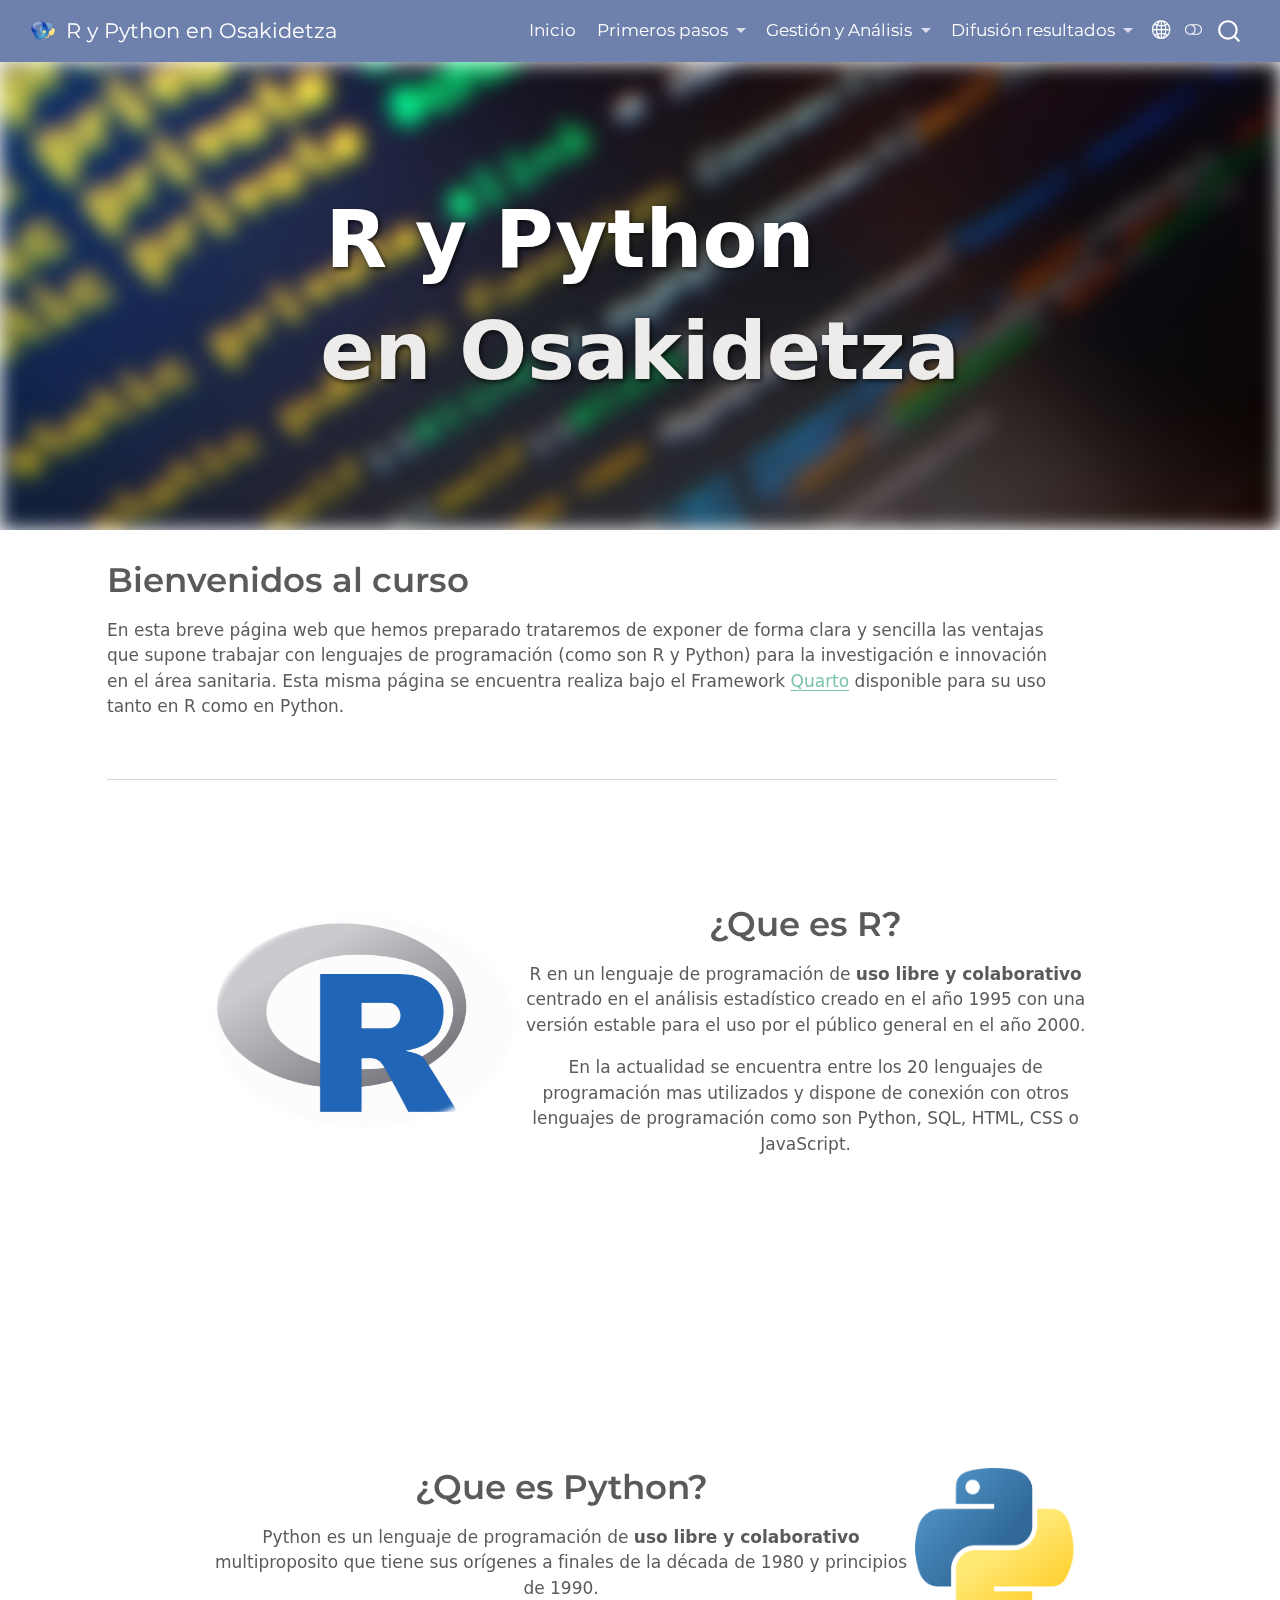
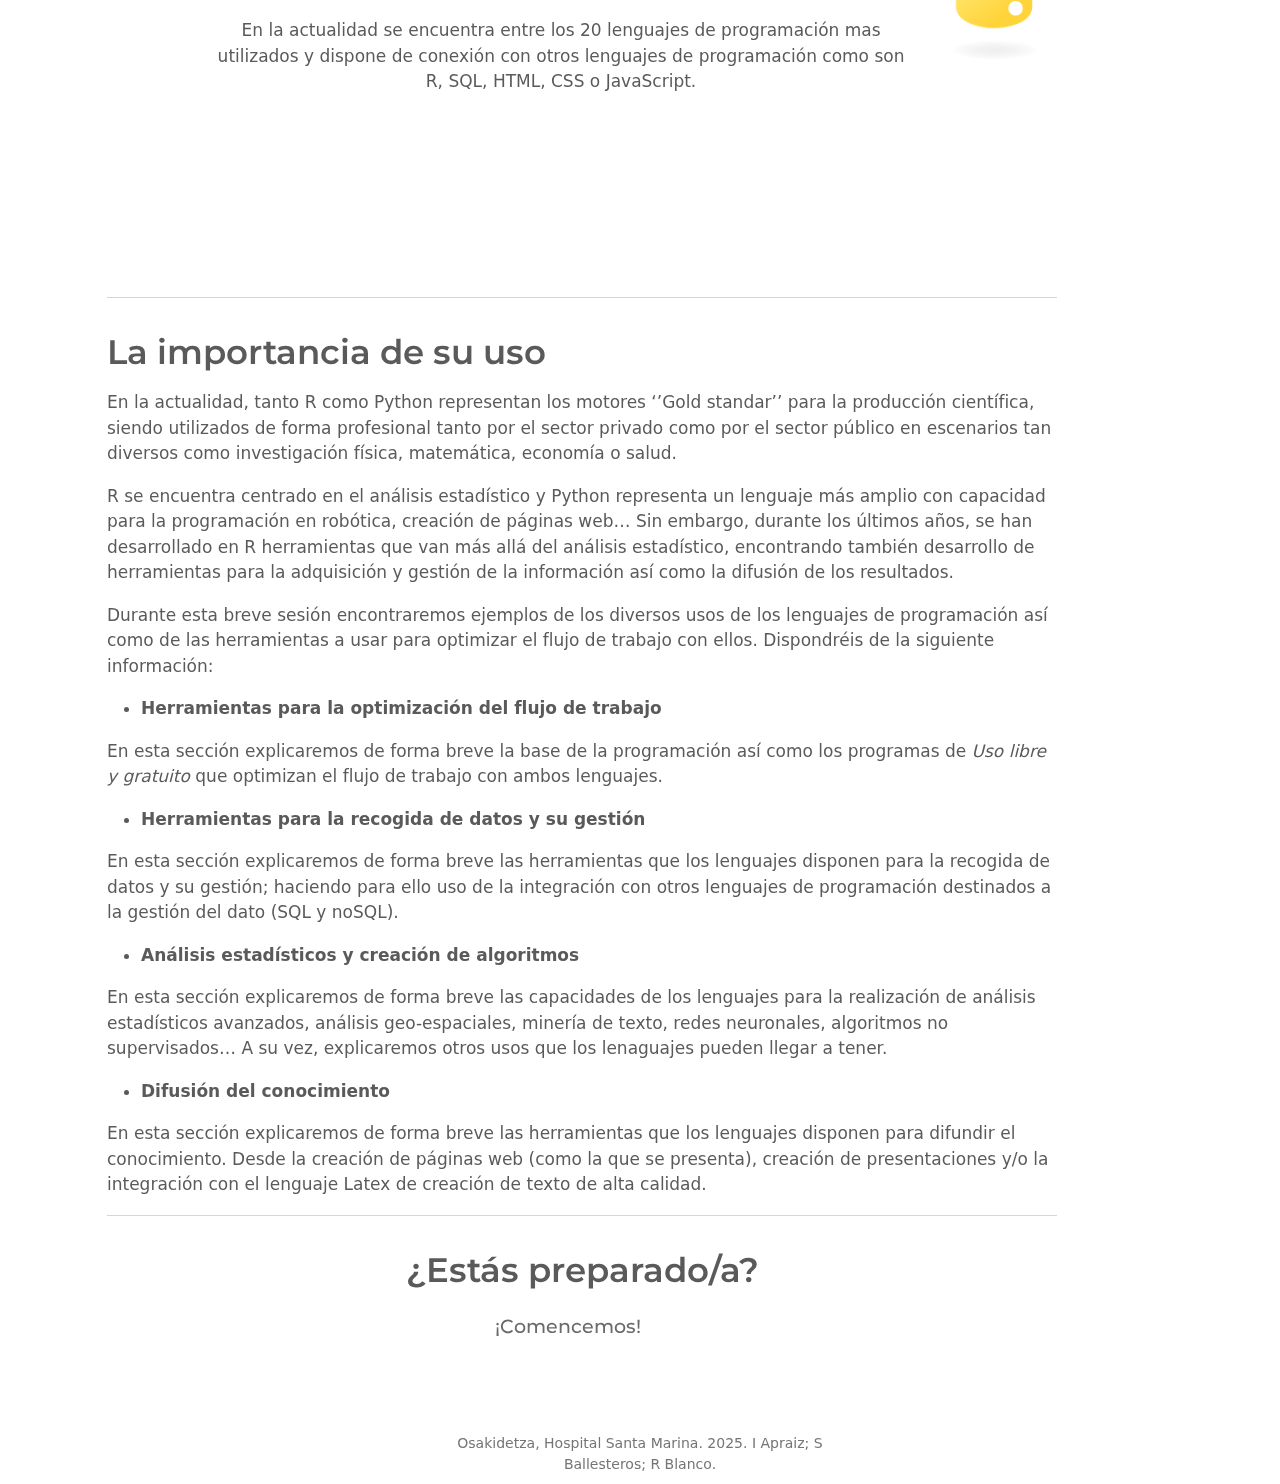
<file: docs/index.html>
<!DOCTYPE html>
<html xmlns="http://www.w3.org/1999/xhtml" lang="es" xml:lang="es"><head>

<meta charset="utf-8">
<meta name="generator" content="quarto-1.5.57">

<meta name="viewport" content="width=device-width, initial-scale=1.0, user-scalable=yes">


<title>Bienvenidos al curso – R y Python en Osakidetza</title>
<style>
code{white-space: pre-wrap;}
span.smallcaps{font-variant: small-caps;}
div.columns{display: flex; gap: min(4vw, 1.5em);}
div.column{flex: auto; overflow-x: auto;}
div.hanging-indent{margin-left: 1.5em; text-indent: -1.5em;}
ul.task-list{list-style: none;}
ul.task-list li input[type="checkbox"] {
  width: 0.8em;
  margin: 0 0.8em 0.2em -1em; /* quarto-specific, see https://github.com/quarto-dev/quarto-cli/issues/4556 */ 
  vertical-align: middle;
}
</style>


<script src="site_libs/quarto-nav/quarto-nav.js"></script>
<script src="site_libs/quarto-nav/headroom.min.js"></script>
<script src="site_libs/clipboard/clipboard.min.js"></script>
<script src="site_libs/quarto-search/autocomplete.umd.js"></script>
<script src="site_libs/quarto-search/fuse.min.js"></script>
<script src="site_libs/quarto-search/quarto-search.js"></script>
<meta name="quarto:offset" content="./">
<link href="./Logo_2.png" rel="icon" type="image/png">
<script src="site_libs/quarto-html/quarto.js"></script>
<script src="site_libs/quarto-html/popper.min.js"></script>
<script src="site_libs/quarto-html/tippy.umd.min.js"></script>
<script src="site_libs/quarto-html/anchor.min.js"></script>
<link href="site_libs/quarto-html/tippy.css" rel="stylesheet">
<link href="site_libs/quarto-html/quarto-syntax-highlighting.css" rel="stylesheet" class="quarto-color-scheme" id="quarto-text-highlighting-styles">
<link href="site_libs/quarto-html/quarto-syntax-highlighting-dark.css" rel="prefetch" class="quarto-color-scheme quarto-color-alternate" id="quarto-text-highlighting-styles">
<script src="site_libs/bootstrap/bootstrap.min.js"></script>
<link href="site_libs/bootstrap/bootstrap-icons.css" rel="stylesheet">
<link href="site_libs/bootstrap/bootstrap.min.css" rel="stylesheet" class="quarto-color-scheme" id="quarto-bootstrap" data-mode="light">
<link href="site_libs/bootstrap/bootstrap-dark.min.css" rel="prefetch" class="quarto-color-scheme quarto-color-alternate" id="quarto-bootstrap" data-mode="dark">
<link href="site_libs/quarto-contrib/line-highlight-1.0.0/line-highlight.css" rel="stylesheet">
<script id="quarto-search-options" type="application/json">{
  "location": "navbar",
  "copy-button": false,
  "collapse-after": 3,
  "panel-placement": "end",
  "type": "overlay",
  "limit": 50,
  "keyboard-shortcut": [
    "f",
    "/",
    "s"
  ],
  "show-item-context": false,
  "language": {
    "search-no-results-text": "Sin resultados",
    "search-matching-documents-text": "documentos encontrados",
    "search-copy-link-title": "Copiar el enlace en la búsqueda",
    "search-hide-matches-text": "Ocultar resultados adicionales",
    "search-more-match-text": "resultado adicional en este documento",
    "search-more-matches-text": "resultados adicionales en este documento",
    "search-clear-button-title": "Borrar",
    "search-text-placeholder": "",
    "search-detached-cancel-button-title": "Cancelar",
    "search-submit-button-title": "Enviar",
    "search-label": "Buscar"
  }
}</script>


  

    

    <meta charset="UTF-8">

      <meta name="viewport" content="width=device-width, initial-scale=1.0">

        <title>Texto sobre imagen difuminada</title>

        <style>

        /* Contenedor general */

        .background-container {

          position: relative; /* Posiciona los elementos dentro del contenedor */

            max-height: 100vh;

            height: 52vh;

            overflow: hidden;

            display: block;

        }

      

      /* Imagen de fondo */

        .background-container img {

          position: absolute;

          top: 0;

          left: 0;

          width: 100%;

          height: 100%;

          object-fit: cover; 

            filter: blur(10px);

        }

      

      /* Texto en primer plano */

        .foreground-text {

          position: relative;

          top: 50%;

          left: 50%; /* Centra el texto horizontalmente */

          transform: translate(-50%, -50%); /* Ajusta el punto de anclaje al centro */

          color: white;

          font-size: 2rem;

          font-weight: bold;

          text-shadow: 2px 2px 5px rgba(0, 0, 0, 0.7); /* Hace el texto más legible */

            z-index: 1; /* Coloca el texto por delante de la imagen */

        }

        .ALA-top {

          position: relative;

          text-align: center;

          font-size: 80px;

          color: #ffffff;

          padding-right: 140px;

          margin-bottom: -0.5rem;

          font-weight: bold;

          padding-top: 0px;

        }



        .ALA-bottom {

          position: relative;

          text-align: center;

          font-size: 80px;

          color: #EEECEA;

          padding-left: 0px;

          font-weight: bold;

          filter: blur(0px);

        }

      </style>

        </head>

        <body class="nav-fixed">

        <div class="background-container">

          <img src="Inicio.jpg" alt="Fondo difuminado">

            <div class="foreground-text">

              <div class="ALA-top">R y Python</div>

              <div class="ALA-bottom">en Osakidetza</div>

            </div>

              </div>

              

              

              


<link rel="stylesheet" href="styles.css">




<div id="quarto-search-results"></div>
  <header id="quarto-header" class="headroom fixed-top">
    <nav class="navbar navbar-expand-lg " data-bs-theme="dark">
      <div class="navbar-container container-fluid">
      <div class="navbar-brand-container mx-auto">
    <a href="./index.html" class="navbar-brand navbar-brand-logo">
    <img src="./imagenes/Logo_2.png" alt="" class="navbar-logo">
    </a>
    <a class="navbar-brand" href="./index.html">
    <span class="navbar-title">R y Python en Osakidetza</span>
    </a>
  </div>
            <div id="quarto-search" class="" title="Buscar"></div>
          <button class="navbar-toggler" type="button" data-bs-toggle="collapse" data-bs-target="#navbarCollapse" aria-controls="navbarCollapse" role="menu" aria-expanded="false" aria-label="Navegación de palanca" onclick="if (window.quartoToggleHeadroom) { window.quartoToggleHeadroom(); }">
  <span class="navbar-toggler-icon"></span>
</button>
          <div class="collapse navbar-collapse" id="navbarCollapse">
            <ul class="navbar-nav navbar-nav-scroll ms-auto">
  <li class="nav-item">
    <a class="nav-link active" href="./index.html" aria-current="page"> 
<span class="menu-text">Inicio</span></a>
  </li>  
  <li class="nav-item dropdown ">
    <a class="nav-link dropdown-toggle" href="#" id="nav-menu-primeros-pasos" role="link" data-bs-toggle="dropdown" aria-expanded="false">
 <span class="menu-text">Primeros pasos</span>
    </a>
    <ul class="dropdown-menu dropdown-menu-end" aria-labelledby="nav-menu-primeros-pasos">    
        <li>
    <a class="dropdown-item" href="./flujo_trabajo.html">
 <span class="dropdown-text">Flujo de trabajo</span></a>
  </li>  
        <li>
    <a class="dropdown-item" href="./interfaz_trabajo.html">
 <span class="dropdown-text">Interfaces</span></a>
  </li>  
    </ul>
  </li>
  <li class="nav-item dropdown ">
    <a class="nav-link dropdown-toggle" href="#" id="nav-menu-gestión-y-análisis" role="link" data-bs-toggle="dropdown" aria-expanded="false">
 <span class="menu-text">Gestión y Análisis</span>
    </a>
    <ul class="dropdown-menu dropdown-menu-end" aria-labelledby="nav-menu-gestión-y-análisis">    
        <li>
    <a class="dropdown-item" href="./Gestion_dato.html">
 <span class="dropdown-text">Obtención y gestión Datos</span></a>
  </li>  
        <li>
    <a class="dropdown-item" href="./estadistica.html">
 <span class="dropdown-text">Análisis estadísticos</span></a>
  </li>  
        <li>
    <a class="dropdown-item" href="./mas_usos.html">
 <span class="dropdown-text">Más usos</span></a>
  </li>  
    </ul>
  </li>
  <li class="nav-item dropdown ">
    <a class="nav-link dropdown-toggle" href="#" id="nav-menu-difusión-resultados" role="link" data-bs-toggle="dropdown" aria-expanded="false">
 <span class="menu-text">Difusión resultados</span>
    </a>
    <ul class="dropdown-menu dropdown-menu-end" aria-labelledby="nav-menu-difusión-resultados">    
        <li>
    <a class="dropdown-item" href="./difusion_propia.html">
 <span class="dropdown-text">Difusión propia</span></a>
  </li>  
        <li>
    <a class="dropdown-item" href="./difusion_externa.html">
 <span class="dropdown-text">Difusión de conocimientos</span></a>
  </li>  
    </ul>
  </li>
  <li class="nav-item compact">
    <a class="nav-link" href="https://www.osakidetza.euskadi.eus/portada-hospital-santa-marina/"> <i class="bi bi-globe2" role="img">
</i> 
<span class="menu-text"></span></a>
  </li>  
</ul>
          </div> <!-- /navcollapse -->
            <div class="quarto-navbar-tools">
  <a href="" class="quarto-color-scheme-toggle quarto-navigation-tool  px-1" onclick="window.quartoToggleColorScheme(); return false;" title="Alternar modo oscuro"><i class="bi"></i></a>
</div>
      </div> <!-- /container-fluid -->
    </nav>
</header>
<!-- content -->
<div id="quarto-content" class="quarto-container page-columns page-rows-contents page-layout-article page-navbar">
<!-- sidebar -->
<!-- margin-sidebar -->
    <div id="quarto-margin-sidebar" class="sidebar margin-sidebar zindex-bottom">
        
    </div>
<!-- main -->
<main class="content" id="quarto-document-content">

<header id="title-block-header" class="quarto-title-block default">
<div class="quarto-title">
<h1 class="title">Bienvenidos al curso</h1>
</div>



<div class="quarto-title-meta">

    
  
    
  </div>
  


</header>


<p>En esta breve página web que hemos preparado trataremos de exponer de forma clara y sencilla las ventajas que supone trabajar con lenguajes de programación (como son R y Python) para la investigación e innovación en el área sanitaria. Esta misma página se encuentra realiza bajo el Framework <a href="https://quarto.org/">Quarto</a> disponible para su uso tanto en R como en Python.</p>
<p><br></p>
<hr>
<div class="text-image-container text-content image-content">
<img src="imagenes/R.png" class="img-fluid">
<center>
<h1>
¿Que es R?
</h1>
<p>R en un lenguaje de programación de <strong>uso libre y colaborativo</strong> centrado en el análisis estadístico creado en el año 1995 con una versión estable para el uso por el público general en el año 2000.</p>
<p>En la actualidad se encuentra entre los 20 lenguajes de programación mas utilizados y dispone de conexión con otros lenguajes de programación como son Python, SQL, HTML, CSS o JavaScript.</p>
</center>
</div>
<div class="text-image-container text-content image-content-1">
<center>
<h1>
¿Que es Python?
</h1>
<p>Python es un lenguaje de programación de <strong>uso libre y colaborativo</strong> multiproposito que tiene sus orígenes a finales de la década de 1980 y principios de 1990.</p>
<p>En la actualidad se encuentra entre los 20 lenguajes de programación mas utilizados y dispone de conexión con otros lenguajes de programación como son R, SQL, HTML, CSS o JavaScript.</p>
</center>
<p><img src="imagenes/Python.png" class="img-fluid"></p>
</div>
<hr>
<h1>
La importancia de su uso
</h1>
<p>En la actualidad, tanto R como Python representan los motores ‘’Gold standar’’ para la producción científica, siendo utilizados de forma profesional tanto por el sector privado como por el sector público en escenarios tan diversos como investigación física, matemática, economía o salud.</p>
<p>R se encuentra centrado en el análisis estadístico y Python representa un lenguaje más amplio con capacidad para la programación en robótica, creación de páginas web… Sin embargo, durante los últimos años, se han desarrollado en R herramientas que van más allá del análisis estadístico, encontrando también desarrollo de herramientas para la adquisición y gestión de la información así como la difusión de los resultados.</p>
<p>Durante esta breve sesión encontraremos ejemplos de los diversos usos de los lenguajes de programación así como de las herramientas a usar para optimizar el flujo de trabajo con ellos. Dispondréis de la siguiente información:</p>
<ul>
<li><strong>Herramientas para la optimización del flujo de trabajo</strong></li>
</ul>
<p>En esta sección explicaremos de forma breve la base de la programación así como los programas de <em>Uso libre y gratuito</em> que optimizan el flujo de trabajo con ambos lenguajes.</p>
<ul>
<li><strong>Herramientas para la recogida de datos y su gestión</strong></li>
</ul>
<p>En esta sección explicaremos de forma breve las herramientas que los lenguajes disponen para la recogida de datos y su gestión; haciendo para ello uso de la integración con otros lenguajes de programación destinados a la gestión del dato (SQL y noSQL).</p>
<ul>
<li><strong>Análisis estadísticos y creación de algoritmos</strong></li>
</ul>
<p>En esta sección explicaremos de forma breve las capacidades de los lenguajes para la realización de análisis estadísticos avanzados, análisis geo-espaciales, minería de texto, redes neuronales, algoritmos no supervisados… A su vez, explicaremos otros usos que los lenaguajes pueden llegar a tener.</p>
<ul>
<li><strong>Difusión del conocimiento</strong></li>
</ul>
<p>En esta sección explicaremos de forma breve las herramientas que los lenguajes disponen para difundir el conocimiento. Desde la creación de páginas web (como la que se presenta), creación de presentaciones y/o la integración con el lenguaje Latex de creación de texto de alta calidad.</p>
<hr>
<center>
<h1>
¿Estás preparado/a?
</h1>
<h4 class="anchored">
¡Comencemos!
</h4>
</center>



</main> <!-- /main -->
<script id="quarto-html-after-body" type="application/javascript">
window.document.addEventListener("DOMContentLoaded", function (event) {
  const toggleBodyColorMode = (bsSheetEl) => {
    const mode = bsSheetEl.getAttribute("data-mode");
    const bodyEl = window.document.querySelector("body");
    if (mode === "dark") {
      bodyEl.classList.add("quarto-dark");
      bodyEl.classList.remove("quarto-light");
    } else {
      bodyEl.classList.add("quarto-light");
      bodyEl.classList.remove("quarto-dark");
    }
  }
  const toggleBodyColorPrimary = () => {
    const bsSheetEl = window.document.querySelector("link#quarto-bootstrap");
    if (bsSheetEl) {
      toggleBodyColorMode(bsSheetEl);
    }
  }
  toggleBodyColorPrimary();  
  const disableStylesheet = (stylesheets) => {
    for (let i=0; i < stylesheets.length; i++) {
      const stylesheet = stylesheets[i];
      stylesheet.rel = 'prefetch';
    }
  }
  const enableStylesheet = (stylesheets) => {
    for (let i=0; i < stylesheets.length; i++) {
      const stylesheet = stylesheets[i];
      stylesheet.rel = 'stylesheet';
    }
  }
  const manageTransitions = (selector, allowTransitions) => {
    const els = window.document.querySelectorAll(selector);
    for (let i=0; i < els.length; i++) {
      const el = els[i];
      if (allowTransitions) {
        el.classList.remove('notransition');
      } else {
        el.classList.add('notransition');
      }
    }
  }
  const toggleGiscusIfUsed = (isAlternate, darkModeDefault) => {
    const baseTheme = document.querySelector('#giscus-base-theme')?.value ?? 'light';
    const alternateTheme = document.querySelector('#giscus-alt-theme')?.value ?? 'dark';
    let newTheme = '';
    if(darkModeDefault) {
      newTheme = isAlternate ? baseTheme : alternateTheme;
    } else {
      newTheme = isAlternate ? alternateTheme : baseTheme;
    }
    const changeGiscusTheme = () => {
      // From: https://github.com/giscus/giscus/issues/336
      const sendMessage = (message) => {
        const iframe = document.querySelector('iframe.giscus-frame');
        if (!iframe) return;
        iframe.contentWindow.postMessage({ giscus: message }, 'https://giscus.app');
      }
      sendMessage({
        setConfig: {
          theme: newTheme
        }
      });
    }
    const isGiscussLoaded = window.document.querySelector('iframe.giscus-frame') !== null;
    if (isGiscussLoaded) {
      changeGiscusTheme();
    }
  }
  const toggleColorMode = (alternate) => {
    // Switch the stylesheets
    const alternateStylesheets = window.document.querySelectorAll('link.quarto-color-scheme.quarto-color-alternate');
    manageTransitions('#quarto-margin-sidebar .nav-link', false);
    if (alternate) {
      enableStylesheet(alternateStylesheets);
      for (const sheetNode of alternateStylesheets) {
        if (sheetNode.id === "quarto-bootstrap") {
          toggleBodyColorMode(sheetNode);
        }
      }
    } else {
      disableStylesheet(alternateStylesheets);
      toggleBodyColorPrimary();
    }
    manageTransitions('#quarto-margin-sidebar .nav-link', true);
    // Switch the toggles
    const toggles = window.document.querySelectorAll('.quarto-color-scheme-toggle');
    for (let i=0; i < toggles.length; i++) {
      const toggle = toggles[i];
      if (toggle) {
        if (alternate) {
          toggle.classList.add("alternate");     
        } else {
          toggle.classList.remove("alternate");
        }
      }
    }
    // Hack to workaround the fact that safari doesn't
    // properly recolor the scrollbar when toggling (#1455)
    if (navigator.userAgent.indexOf('Safari') > 0 && navigator.userAgent.indexOf('Chrome') == -1) {
      manageTransitions("body", false);
      window.scrollTo(0, 1);
      setTimeout(() => {
        window.scrollTo(0, 0);
        manageTransitions("body", true);
      }, 40);  
    }
  }
  const isFileUrl = () => { 
    return window.location.protocol === 'file:';
  }
  const hasAlternateSentinel = () => {  
    let styleSentinel = getColorSchemeSentinel();
    if (styleSentinel !== null) {
      return styleSentinel === "alternate";
    } else {
      return false;
    }
  }
  const setStyleSentinel = (alternate) => {
    const value = alternate ? "alternate" : "default";
    if (!isFileUrl()) {
      window.localStorage.setItem("quarto-color-scheme", value);
    } else {
      localAlternateSentinel = value;
    }
  }
  const getColorSchemeSentinel = () => {
    if (!isFileUrl()) {
      const storageValue = window.localStorage.getItem("quarto-color-scheme");
      return storageValue != null ? storageValue : localAlternateSentinel;
    } else {
      return localAlternateSentinel;
    }
  }
  const darkModeDefault = false;
  let localAlternateSentinel = darkModeDefault ? 'alternate' : 'default';
  // Dark / light mode switch
  window.quartoToggleColorScheme = () => {
    // Read the current dark / light value 
    let toAlternate = !hasAlternateSentinel();
    toggleColorMode(toAlternate);
    setStyleSentinel(toAlternate);
    toggleGiscusIfUsed(toAlternate, darkModeDefault);
  };
  // Ensure there is a toggle, if there isn't float one in the top right
  if (window.document.querySelector('.quarto-color-scheme-toggle') === null) {
    const a = window.document.createElement('a');
    a.classList.add('top-right');
    a.classList.add('quarto-color-scheme-toggle');
    a.href = "";
    a.onclick = function() { try { window.quartoToggleColorScheme(); } catch {} return false; };
    const i = window.document.createElement("i");
    i.classList.add('bi');
    a.appendChild(i);
    window.document.body.appendChild(a);
  }
  // Switch to dark mode if need be
  if (hasAlternateSentinel()) {
    toggleColorMode(true);
  } else {
    toggleColorMode(false);
  }
  const icon = "";
  const anchorJS = new window.AnchorJS();
  anchorJS.options = {
    placement: 'right',
    icon: icon
  };
  anchorJS.add('.anchored');
  const isCodeAnnotation = (el) => {
    for (const clz of el.classList) {
      if (clz.startsWith('code-annotation-')) {                     
        return true;
      }
    }
    return false;
  }
  const onCopySuccess = function(e) {
    // button target
    const button = e.trigger;
    // don't keep focus
    button.blur();
    // flash "checked"
    button.classList.add('code-copy-button-checked');
    var currentTitle = button.getAttribute("title");
    button.setAttribute("title", "Copiado");
    let tooltip;
    if (window.bootstrap) {
      button.setAttribute("data-bs-toggle", "tooltip");
      button.setAttribute("data-bs-placement", "left");
      button.setAttribute("data-bs-title", "Copiado");
      tooltip = new bootstrap.Tooltip(button, 
        { trigger: "manual", 
          customClass: "code-copy-button-tooltip",
          offset: [0, -8]});
      tooltip.show();    
    }
    setTimeout(function() {
      if (tooltip) {
        tooltip.hide();
        button.removeAttribute("data-bs-title");
        button.removeAttribute("data-bs-toggle");
        button.removeAttribute("data-bs-placement");
      }
      button.setAttribute("title", currentTitle);
      button.classList.remove('code-copy-button-checked');
    }, 1000);
    // clear code selection
    e.clearSelection();
  }
  const getTextToCopy = function(trigger) {
      const codeEl = trigger.previousElementSibling.cloneNode(true);
      for (const childEl of codeEl.children) {
        if (isCodeAnnotation(childEl)) {
          childEl.remove();
        }
      }
      return codeEl.innerText;
  }
  const clipboard = new window.ClipboardJS('.code-copy-button:not([data-in-quarto-modal])', {
    text: getTextToCopy
  });
  clipboard.on('success', onCopySuccess);
  if (window.document.getElementById('quarto-embedded-source-code-modal')) {
    // For code content inside modals, clipBoardJS needs to be initialized with a container option
    // TODO: Check when it could be a function (https://github.com/zenorocha/clipboard.js/issues/860)
    const clipboardModal = new window.ClipboardJS('.code-copy-button[data-in-quarto-modal]', {
      text: getTextToCopy,
      container: window.document.getElementById('quarto-embedded-source-code-modal')
    });
    clipboardModal.on('success', onCopySuccess);
  }
    var localhostRegex = new RegExp(/^(?:http|https):\/\/localhost\:?[0-9]*\//);
    var mailtoRegex = new RegExp(/^mailto:/);
      var filterRegex = new RegExp('/' + window.location.host + '/');
    var isInternal = (href) => {
        return filterRegex.test(href) || localhostRegex.test(href) || mailtoRegex.test(href);
    }
    // Inspect non-navigation links and adorn them if external
 	var links = window.document.querySelectorAll('a[href]:not(.nav-link):not(.navbar-brand):not(.toc-action):not(.sidebar-link):not(.sidebar-item-toggle):not(.pagination-link):not(.no-external):not([aria-hidden]):not(.dropdown-item):not(.quarto-navigation-tool):not(.about-link)');
    for (var i=0; i<links.length; i++) {
      const link = links[i];
      if (!isInternal(link.href)) {
        // undo the damage that might have been done by quarto-nav.js in the case of
        // links that we want to consider external
        if (link.dataset.originalHref !== undefined) {
          link.href = link.dataset.originalHref;
        }
      }
    }
  function tippyHover(el, contentFn, onTriggerFn, onUntriggerFn) {
    const config = {
      allowHTML: true,
      maxWidth: 500,
      delay: 100,
      arrow: false,
      appendTo: function(el) {
          return el.parentElement;
      },
      interactive: true,
      interactiveBorder: 10,
      theme: 'quarto',
      placement: 'bottom-start',
    };
    if (contentFn) {
      config.content = contentFn;
    }
    if (onTriggerFn) {
      config.onTrigger = onTriggerFn;
    }
    if (onUntriggerFn) {
      config.onUntrigger = onUntriggerFn;
    }
    window.tippy(el, config); 
  }
  const noterefs = window.document.querySelectorAll('a[role="doc-noteref"]');
  for (var i=0; i<noterefs.length; i++) {
    const ref = noterefs[i];
    tippyHover(ref, function() {
      // use id or data attribute instead here
      let href = ref.getAttribute('data-footnote-href') || ref.getAttribute('href');
      try { href = new URL(href).hash; } catch {}
      const id = href.replace(/^#\/?/, "");
      const note = window.document.getElementById(id);
      if (note) {
        return note.innerHTML;
      } else {
        return "";
      }
    });
  }
  const xrefs = window.document.querySelectorAll('a.quarto-xref');
  const processXRef = (id, note) => {
    // Strip column container classes
    const stripColumnClz = (el) => {
      el.classList.remove("page-full", "page-columns");
      if (el.children) {
        for (const child of el.children) {
          stripColumnClz(child);
        }
      }
    }
    stripColumnClz(note)
    if (id === null || id.startsWith('sec-')) {
      // Special case sections, only their first couple elements
      const container = document.createElement("div");
      if (note.children && note.children.length > 2) {
        container.appendChild(note.children[0].cloneNode(true));
        for (let i = 1; i < note.children.length; i++) {
          const child = note.children[i];
          if (child.tagName === "P" && child.innerText === "") {
            continue;
          } else {
            container.appendChild(child.cloneNode(true));
            break;
          }
        }
        if (window.Quarto?.typesetMath) {
          window.Quarto.typesetMath(container);
        }
        return container.innerHTML
      } else {
        if (window.Quarto?.typesetMath) {
          window.Quarto.typesetMath(note);
        }
        return note.innerHTML;
      }
    } else {
      // Remove any anchor links if they are present
      const anchorLink = note.querySelector('a.anchorjs-link');
      if (anchorLink) {
        anchorLink.remove();
      }
      if (window.Quarto?.typesetMath) {
        window.Quarto.typesetMath(note);
      }
      // TODO in 1.5, we should make sure this works without a callout special case
      if (note.classList.contains("callout")) {
        return note.outerHTML;
      } else {
        return note.innerHTML;
      }
    }
  }
  for (var i=0; i<xrefs.length; i++) {
    const xref = xrefs[i];
    tippyHover(xref, undefined, function(instance) {
      instance.disable();
      let url = xref.getAttribute('href');
      let hash = undefined; 
      if (url.startsWith('#')) {
        hash = url;
      } else {
        try { hash = new URL(url).hash; } catch {}
      }
      if (hash) {
        const id = hash.replace(/^#\/?/, "");
        const note = window.document.getElementById(id);
        if (note !== null) {
          try {
            const html = processXRef(id, note.cloneNode(true));
            instance.setContent(html);
          } finally {
            instance.enable();
            instance.show();
          }
        } else {
          // See if we can fetch this
          fetch(url.split('#')[0])
          .then(res => res.text())
          .then(html => {
            const parser = new DOMParser();
            const htmlDoc = parser.parseFromString(html, "text/html");
            const note = htmlDoc.getElementById(id);
            if (note !== null) {
              const html = processXRef(id, note);
              instance.setContent(html);
            } 
          }).finally(() => {
            instance.enable();
            instance.show();
          });
        }
      } else {
        // See if we can fetch a full url (with no hash to target)
        // This is a special case and we should probably do some content thinning / targeting
        fetch(url)
        .then(res => res.text())
        .then(html => {
          const parser = new DOMParser();
          const htmlDoc = parser.parseFromString(html, "text/html");
          const note = htmlDoc.querySelector('main.content');
          if (note !== null) {
            // This should only happen for chapter cross references
            // (since there is no id in the URL)
            // remove the first header
            if (note.children.length > 0 && note.children[0].tagName === "HEADER") {
              note.children[0].remove();
            }
            const html = processXRef(null, note);
            instance.setContent(html);
          } 
        }).finally(() => {
          instance.enable();
          instance.show();
        });
      }
    }, function(instance) {
    });
  }
      let selectedAnnoteEl;
      const selectorForAnnotation = ( cell, annotation) => {
        let cellAttr = 'data-code-cell="' + cell + '"';
        let lineAttr = 'data-code-annotation="' +  annotation + '"';
        const selector = 'span[' + cellAttr + '][' + lineAttr + ']';
        return selector;
      }
      const selectCodeLines = (annoteEl) => {
        const doc = window.document;
        const targetCell = annoteEl.getAttribute("data-target-cell");
        const targetAnnotation = annoteEl.getAttribute("data-target-annotation");
        const annoteSpan = window.document.querySelector(selectorForAnnotation(targetCell, targetAnnotation));
        const lines = annoteSpan.getAttribute("data-code-lines").split(",");
        const lineIds = lines.map((line) => {
          return targetCell + "-" + line;
        })
        let top = null;
        let height = null;
        let parent = null;
        if (lineIds.length > 0) {
            //compute the position of the single el (top and bottom and make a div)
            const el = window.document.getElementById(lineIds[0]);
            top = el.offsetTop;
            height = el.offsetHeight;
            parent = el.parentElement.parentElement;
          if (lineIds.length > 1) {
            const lastEl = window.document.getElementById(lineIds[lineIds.length - 1]);
            const bottom = lastEl.offsetTop + lastEl.offsetHeight;
            height = bottom - top;
          }
          if (top !== null && height !== null && parent !== null) {
            // cook up a div (if necessary) and position it 
            let div = window.document.getElementById("code-annotation-line-highlight");
            if (div === null) {
              div = window.document.createElement("div");
              div.setAttribute("id", "code-annotation-line-highlight");
              div.style.position = 'absolute';
              parent.appendChild(div);
            }
            div.style.top = top - 2 + "px";
            div.style.height = height + 4 + "px";
            div.style.left = 0;
            let gutterDiv = window.document.getElementById("code-annotation-line-highlight-gutter");
            if (gutterDiv === null) {
              gutterDiv = window.document.createElement("div");
              gutterDiv.setAttribute("id", "code-annotation-line-highlight-gutter");
              gutterDiv.style.position = 'absolute';
              const codeCell = window.document.getElementById(targetCell);
              const gutter = codeCell.querySelector('.code-annotation-gutter');
              gutter.appendChild(gutterDiv);
            }
            gutterDiv.style.top = top - 2 + "px";
            gutterDiv.style.height = height + 4 + "px";
          }
          selectedAnnoteEl = annoteEl;
        }
      };
      const unselectCodeLines = () => {
        const elementsIds = ["code-annotation-line-highlight", "code-annotation-line-highlight-gutter"];
        elementsIds.forEach((elId) => {
          const div = window.document.getElementById(elId);
          if (div) {
            div.remove();
          }
        });
        selectedAnnoteEl = undefined;
      };
        // Handle positioning of the toggle
    window.addEventListener(
      "resize",
      throttle(() => {
        elRect = undefined;
        if (selectedAnnoteEl) {
          selectCodeLines(selectedAnnoteEl);
        }
      }, 10)
    );
    function throttle(fn, ms) {
    let throttle = false;
    let timer;
      return (...args) => {
        if(!throttle) { // first call gets through
            fn.apply(this, args);
            throttle = true;
        } else { // all the others get throttled
            if(timer) clearTimeout(timer); // cancel #2
            timer = setTimeout(() => {
              fn.apply(this, args);
              timer = throttle = false;
            }, ms);
        }
      };
    }
      // Attach click handler to the DT
      const annoteDls = window.document.querySelectorAll('dt[data-target-cell]');
      for (const annoteDlNode of annoteDls) {
        annoteDlNode.addEventListener('click', (event) => {
          const clickedEl = event.target;
          if (clickedEl !== selectedAnnoteEl) {
            unselectCodeLines();
            const activeEl = window.document.querySelector('dt[data-target-cell].code-annotation-active');
            if (activeEl) {
              activeEl.classList.remove('code-annotation-active');
            }
            selectCodeLines(clickedEl);
            clickedEl.classList.add('code-annotation-active');
          } else {
            // Unselect the line
            unselectCodeLines();
            clickedEl.classList.remove('code-annotation-active');
          }
        });
      }
  const findCites = (el) => {
    const parentEl = el.parentElement;
    if (parentEl) {
      const cites = parentEl.dataset.cites;
      if (cites) {
        return {
          el,
          cites: cites.split(' ')
        };
      } else {
        return findCites(el.parentElement)
      }
    } else {
      return undefined;
    }
  };
  var bibliorefs = window.document.querySelectorAll('a[role="doc-biblioref"]');
  for (var i=0; i<bibliorefs.length; i++) {
    const ref = bibliorefs[i];
    const citeInfo = findCites(ref);
    if (citeInfo) {
      tippyHover(citeInfo.el, function() {
        var popup = window.document.createElement('div');
        citeInfo.cites.forEach(function(cite) {
          var citeDiv = window.document.createElement('div');
          citeDiv.classList.add('hanging-indent');
          citeDiv.classList.add('csl-entry');
          var biblioDiv = window.document.getElementById('ref-' + cite);
          if (biblioDiv) {
            citeDiv.innerHTML = biblioDiv.innerHTML;
          }
          popup.appendChild(citeDiv);
        });
        return popup.innerHTML;
      });
    }
  }
});
</script>
</div> <!-- /content -->
<footer class="footer">
  <div class="nav-footer">
    <div class="nav-footer-left">
      &nbsp;
    </div>   
    <div class="nav-footer-center">
<p>Osakidetza, Hospital Santa Marina. 2025. I Apraiz; S Ballesteros; R Blanco.</p>
</div>
    <div class="nav-footer-right">
      &nbsp;
    </div>
  </div>
</footer>




<script src="site_libs/quarto-contrib/line-highlight-1.0.0/line-highlight.js" defer="true"></script>
</body></html>
</file>
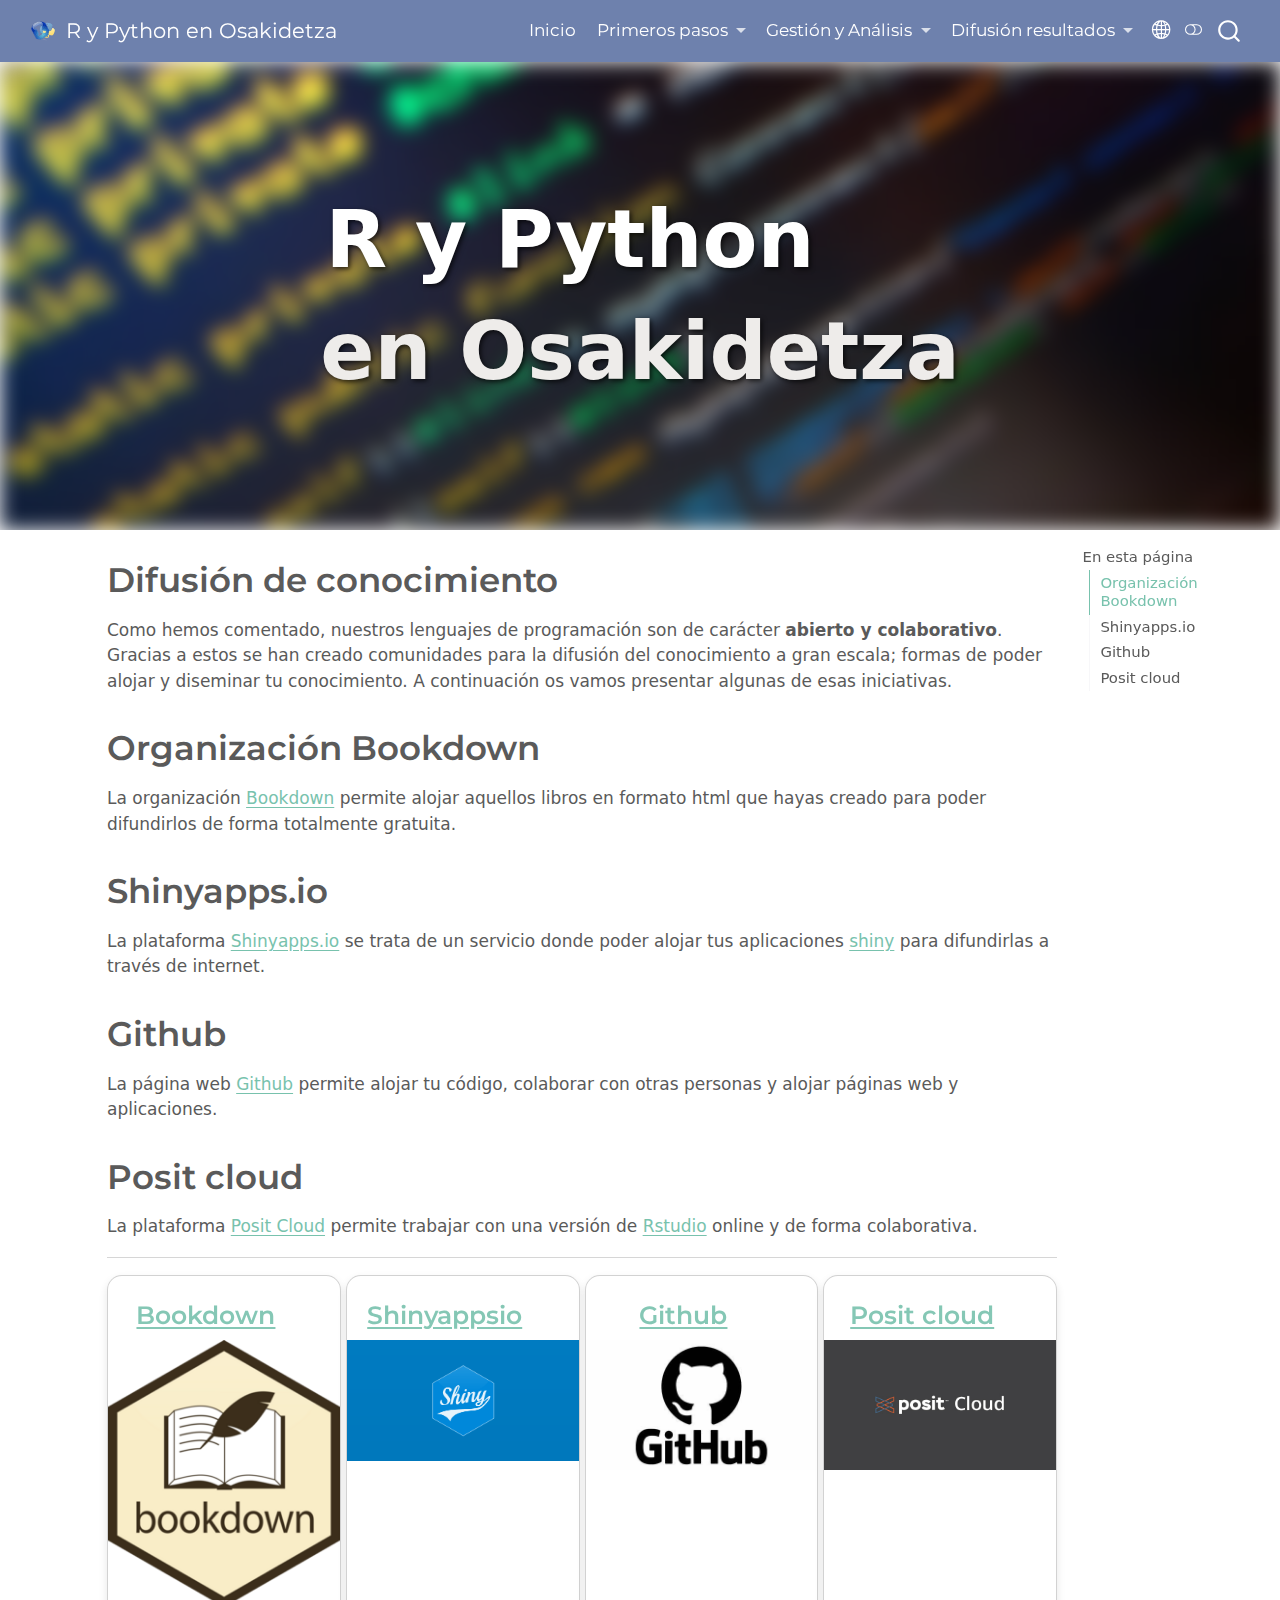
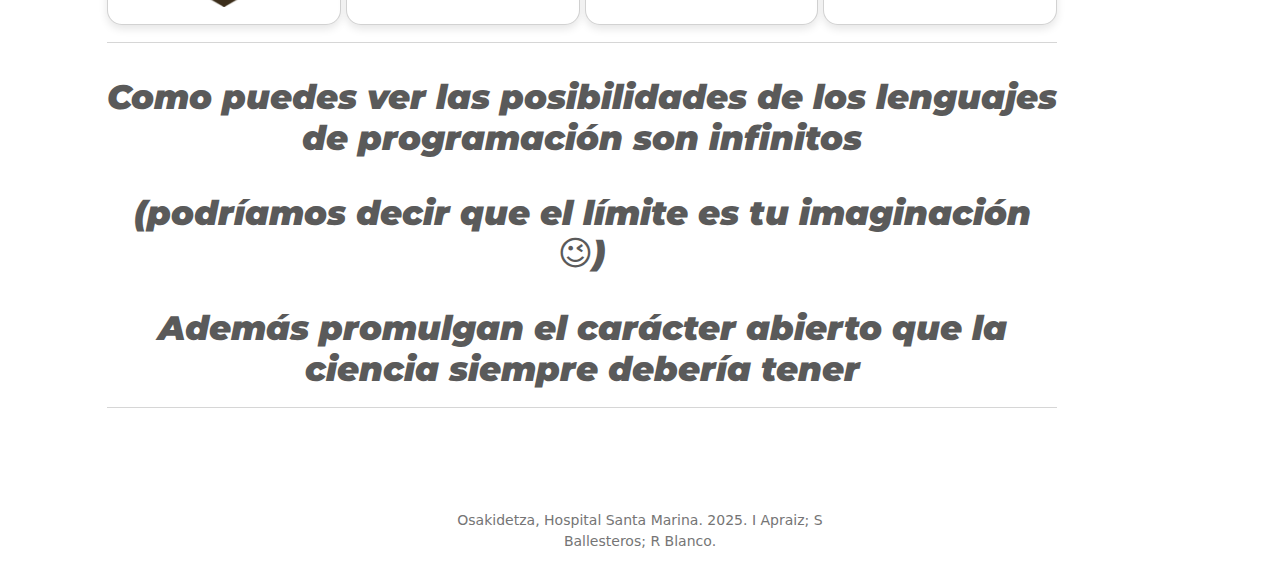
<file: docs/difusion_externa.html>
<!DOCTYPE html>
<html xmlns="http://www.w3.org/1999/xhtml" lang="es" xml:lang="es"><head>

<meta charset="utf-8">
<meta name="generator" content="quarto-1.5.57">

<meta name="viewport" content="width=device-width, initial-scale=1.0, user-scalable=yes">


<title>Difusión de conocimiento – R y Python en Osakidetza</title>
<style>
code{white-space: pre-wrap;}
span.smallcaps{font-variant: small-caps;}
div.columns{display: flex; gap: min(4vw, 1.5em);}
div.column{flex: auto; overflow-x: auto;}
div.hanging-indent{margin-left: 1.5em; text-indent: -1.5em;}
ul.task-list{list-style: none;}
ul.task-list li input[type="checkbox"] {
  width: 0.8em;
  margin: 0 0.8em 0.2em -1em; /* quarto-specific, see https://github.com/quarto-dev/quarto-cli/issues/4556 */ 
  vertical-align: middle;
}
</style>


<script src="site_libs/quarto-nav/quarto-nav.js"></script>
<script src="site_libs/quarto-nav/headroom.min.js"></script>
<script src="site_libs/clipboard/clipboard.min.js"></script>
<script src="site_libs/quarto-search/autocomplete.umd.js"></script>
<script src="site_libs/quarto-search/fuse.min.js"></script>
<script src="site_libs/quarto-search/quarto-search.js"></script>
<meta name="quarto:offset" content="./">
<link href="./Logo_2.png" rel="icon" type="image/png">
<script src="site_libs/quarto-html/quarto.js"></script>
<script src="site_libs/quarto-html/popper.min.js"></script>
<script src="site_libs/quarto-html/tippy.umd.min.js"></script>
<script src="site_libs/quarto-html/anchor.min.js"></script>
<link href="site_libs/quarto-html/tippy.css" rel="stylesheet">
<link href="site_libs/quarto-html/quarto-syntax-highlighting.css" rel="stylesheet" class="quarto-color-scheme" id="quarto-text-highlighting-styles">
<link href="site_libs/quarto-html/quarto-syntax-highlighting-dark.css" rel="prefetch" class="quarto-color-scheme quarto-color-alternate" id="quarto-text-highlighting-styles">
<script src="site_libs/bootstrap/bootstrap.min.js"></script>
<link href="site_libs/bootstrap/bootstrap-icons.css" rel="stylesheet">
<link href="site_libs/bootstrap/bootstrap.min.css" rel="stylesheet" class="quarto-color-scheme" id="quarto-bootstrap" data-mode="light">
<link href="site_libs/bootstrap/bootstrap-dark.min.css" rel="prefetch" class="quarto-color-scheme quarto-color-alternate" id="quarto-bootstrap" data-mode="dark">
<link href="site_libs/quarto-contrib/line-highlight-1.0.0/line-highlight.css" rel="stylesheet">
<script id="quarto-search-options" type="application/json">{
  "location": "navbar",
  "copy-button": false,
  "collapse-after": 3,
  "panel-placement": "end",
  "type": "overlay",
  "limit": 50,
  "keyboard-shortcut": [
    "f",
    "/",
    "s"
  ],
  "show-item-context": false,
  "language": {
    "search-no-results-text": "Sin resultados",
    "search-matching-documents-text": "documentos encontrados",
    "search-copy-link-title": "Copiar el enlace en la búsqueda",
    "search-hide-matches-text": "Ocultar resultados adicionales",
    "search-more-match-text": "resultado adicional en este documento",
    "search-more-matches-text": "resultados adicionales en este documento",
    "search-clear-button-title": "Borrar",
    "search-text-placeholder": "",
    "search-detached-cancel-button-title": "Cancelar",
    "search-submit-button-title": "Enviar",
    "search-label": "Buscar"
  }
}</script>


  

    

    <meta charset="UTF-8">

      <meta name="viewport" content="width=device-width, initial-scale=1.0">

        <title>Texto sobre imagen difuminada</title>

        <style>

        /* Contenedor general */

        .background-container {

          position: relative; /* Posiciona los elementos dentro del contenedor */

            max-height: 100vh;

            height: 52vh;

            overflow: hidden;

            display: block;

        }

      

      /* Imagen de fondo */

        .background-container img {

          position: absolute;

          top: 0;

          left: 0;

          width: 100%;

          height: 100%;

          object-fit: cover; 

            filter: blur(10px);

        }

      

      /* Texto en primer plano */

        .foreground-text {

          position: relative;

          top: 50%;

          left: 50%; /* Centra el texto horizontalmente */

          transform: translate(-50%, -50%); /* Ajusta el punto de anclaje al centro */

          color: white;

          font-size: 2rem;

          font-weight: bold;

          text-shadow: 2px 2px 5px rgba(0, 0, 0, 0.7); /* Hace el texto más legible */

            z-index: 1; /* Coloca el texto por delante de la imagen */

        }

        .ALA-top {

          position: relative;

          text-align: center;

          font-size: 80px;

          color: #ffffff;

          padding-right: 140px;

          margin-bottom: -0.5rem;

          font-weight: bold;

          padding-top: 0px;

        }



        .ALA-bottom {

          position: relative;

          text-align: center;

          font-size: 80px;

          color: #EEECEA;

          padding-left: 0px;

          font-weight: bold;

          filter: blur(0px);

        }

      </style>

        </head>

        <body class="nav-fixed">

        <div class="background-container">

          <img src="Inicio.jpg" alt="Fondo difuminado">

            <div class="foreground-text">

              <div class="ALA-top">R y Python</div>

              <div class="ALA-bottom">en Osakidetza</div>

            </div>

              </div>

              

              

              


<link rel="stylesheet" href="styles.css">




<div id="quarto-search-results"></div>
  <header id="quarto-header" class="headroom fixed-top">
    <nav class="navbar navbar-expand-lg " data-bs-theme="dark">
      <div class="navbar-container container-fluid">
      <div class="navbar-brand-container mx-auto">
    <a href="./index.html" class="navbar-brand navbar-brand-logo">
    <img src="./imagenes/Logo_2.png" alt="" class="navbar-logo">
    </a>
    <a class="navbar-brand" href="./index.html">
    <span class="navbar-title">R y Python en Osakidetza</span>
    </a>
  </div>
            <div id="quarto-search" class="" title="Buscar"></div>
          <button class="navbar-toggler" type="button" data-bs-toggle="collapse" data-bs-target="#navbarCollapse" aria-controls="navbarCollapse" role="menu" aria-expanded="false" aria-label="Navegación de palanca" onclick="if (window.quartoToggleHeadroom) { window.quartoToggleHeadroom(); }">
  <span class="navbar-toggler-icon"></span>
</button>
          <div class="collapse navbar-collapse" id="navbarCollapse">
            <ul class="navbar-nav navbar-nav-scroll ms-auto">
  <li class="nav-item">
    <a class="nav-link" href="./index.html"> 
<span class="menu-text">Inicio</span></a>
  </li>  
  <li class="nav-item dropdown ">
    <a class="nav-link dropdown-toggle" href="#" id="nav-menu-primeros-pasos" role="link" data-bs-toggle="dropdown" aria-expanded="false">
 <span class="menu-text">Primeros pasos</span>
    </a>
    <ul class="dropdown-menu dropdown-menu-end" aria-labelledby="nav-menu-primeros-pasos">    
        <li>
    <a class="dropdown-item" href="./flujo_trabajo.html">
 <span class="dropdown-text">Flujo de trabajo</span></a>
  </li>  
        <li>
    <a class="dropdown-item" href="./interfaz_trabajo.html">
 <span class="dropdown-text">Interfaces</span></a>
  </li>  
    </ul>
  </li>
  <li class="nav-item dropdown ">
    <a class="nav-link dropdown-toggle" href="#" id="nav-menu-gestión-y-análisis" role="link" data-bs-toggle="dropdown" aria-expanded="false">
 <span class="menu-text">Gestión y Análisis</span>
    </a>
    <ul class="dropdown-menu dropdown-menu-end" aria-labelledby="nav-menu-gestión-y-análisis">    
        <li>
    <a class="dropdown-item" href="./Gestion_dato.html">
 <span class="dropdown-text">Obtención y gestión Datos</span></a>
  </li>  
        <li>
    <a class="dropdown-item" href="./estadistica.html">
 <span class="dropdown-text">Análisis estadísticos</span></a>
  </li>  
        <li>
    <a class="dropdown-item" href="./mas_usos.html">
 <span class="dropdown-text">Más usos</span></a>
  </li>  
    </ul>
  </li>
  <li class="nav-item dropdown ">
    <a class="nav-link dropdown-toggle" href="#" id="nav-menu-difusión-resultados" role="link" data-bs-toggle="dropdown" aria-expanded="false">
 <span class="menu-text">Difusión resultados</span>
    </a>
    <ul class="dropdown-menu dropdown-menu-end" aria-labelledby="nav-menu-difusión-resultados">    
        <li>
    <a class="dropdown-item" href="./difusion_propia.html">
 <span class="dropdown-text">Difusión propia</span></a>
  </li>  
        <li>
    <a class="dropdown-item" href="./difusion_externa.html">
 <span class="dropdown-text">Difusión de conocimientos</span></a>
  </li>  
    </ul>
  </li>
  <li class="nav-item compact">
    <a class="nav-link" href="https://www.osakidetza.euskadi.eus/portada-hospital-santa-marina/"> <i class="bi bi-globe2" role="img">
</i> 
<span class="menu-text"></span></a>
  </li>  
</ul>
          </div> <!-- /navcollapse -->
            <div class="quarto-navbar-tools">
  <a href="" class="quarto-color-scheme-toggle quarto-navigation-tool  px-1" onclick="window.quartoToggleColorScheme(); return false;" title="Alternar modo oscuro"><i class="bi"></i></a>
</div>
      </div> <!-- /container-fluid -->
    </nav>
</header>
<!-- content -->
<div id="quarto-content" class="quarto-container page-columns page-rows-contents page-layout-article page-navbar">
<!-- sidebar -->
<!-- margin-sidebar -->
    <div id="quarto-margin-sidebar" class="sidebar margin-sidebar">
        <nav id="TOC" role="doc-toc" class="toc-active">
    <h2 id="toc-title">En esta página</h2>
   
  <ul>
  <li><a href="#organización-bookdown" id="toc-organización-bookdown" class="nav-link active" data-scroll-target="#organización-bookdown">Organización Bookdown</a></li>
  <li><a href="#shinyapps.io" id="toc-shinyapps.io" class="nav-link" data-scroll-target="#shinyapps.io">Shinyapps.io</a></li>
  <li><a href="#github" id="toc-github" class="nav-link" data-scroll-target="#github">Github</a></li>
  <li><a href="#posit-cloud" id="toc-posit-cloud" class="nav-link" data-scroll-target="#posit-cloud">Posit cloud</a></li>
  </ul>
</nav>
    </div>
<!-- main -->
<main class="content" id="quarto-document-content">

<header id="title-block-header" class="quarto-title-block default">
<div class="quarto-title">
<h1 class="title">Difusión de conocimiento</h1>
</div>



<div class="quarto-title-meta">

    
  
    
  </div>
  


</header>


<p>Como hemos comentado, nuestros lenguajes de programación son de carácter <strong>abierto y colaborativo</strong>. Gracias a estos se han creado comunidades para la difusión del conocimiento a gran escala; formas de poder alojar y diseminar tu conocimiento. A continuación os vamos presentar algunas de esas iniciativas.</p>
<section id="organización-bookdown" class="level1">
<h1>Organización Bookdown</h1>
<p>La organización <a href="https://bookdown.org/">Bookdown</a> permite alojar aquellos libros en formato html que hayas creado para poder difundirlos de forma totalmente gratuita.</p>
</section>
<section id="shinyapps.io" class="level1">
<h1>Shinyapps.io</h1>
<p>La plataforma <a href="https://www.shinyapps.io/">Shinyapps.io</a> se trata de un servicio donde poder alojar tus aplicaciones <a href="https://shiny.posit.co/">shiny</a> para difundirlas a través de internet.</p>
</section>
<section id="github" class="level1">
<h1>Github</h1>
<p>La página web <a href="https://github.com/">Github</a> permite alojar tu código, colaborar con otras personas y alojar páginas web y aplicaciones.</p>
</section>
<section id="posit-cloud" class="level1">
<h1>Posit cloud</h1>
<p>La plataforma <a href="https://login.posit.cloud/">Posit Cloud</a> permite trabajar con una versión de <a href="https://posit.co/download/rstudio-desktop/">Rstudio</a> online y de forma colaborativa.</p>
<hr>
<div class="contenedor">
<div class="card">
<center>
<h3 class="anchored" data-anchor-id="posit-cloud">
<a href="https://bookdown.org/">Bookdown</a>
</h3>
<p><img src="imagenes/bookdown.png" alt="Descripción de la imagen"></p>
</center>
</div>
<div class="card">
<center>
<h3 class="anchored">
<a href="https://www.shinyapps.io/">Shinyappsio</a>
</h3>
<p><img src="imagenes/shiny.png" alt="Descripción de la imagen"></p>
</center>
</div>
<div class="card">
<center>
<h3 class="anchored">
<a href="https://github.com/">Github</a>
</h3>
<p><img src="imagenes/github.jpg" alt="Descripción de la imagen"></p>
</center>
</div>
<div class="card">
<center>
<h3 class="anchored">
<a href="https://login.posit.cloud/">Posit cloud</a>
</h3>
<p><img src="imagenes/posit.jpg" alt="Descripción de la imagen"></p>
</center>
</div>
</div>
<hr>
<center>
<h1>
<strong><em>Como puedes ver las posibilidades de los lenguajes de programación son infinitos</em></strong>
</h1>
<h1>
<strong><em>(podríamos decir que el límite es tu imaginación </em></strong> 😉<strong><em>)</em></strong>
</h1>
<h1>
<strong><em>Además promulgan el carácter abierto que la ciencia siempre debería tener</em></strong>
</h1>
</center>
<hr>


</section>

</main> <!-- /main -->
<script id="quarto-html-after-body" type="application/javascript">
window.document.addEventListener("DOMContentLoaded", function (event) {
  const toggleBodyColorMode = (bsSheetEl) => {
    const mode = bsSheetEl.getAttribute("data-mode");
    const bodyEl = window.document.querySelector("body");
    if (mode === "dark") {
      bodyEl.classList.add("quarto-dark");
      bodyEl.classList.remove("quarto-light");
    } else {
      bodyEl.classList.add("quarto-light");
      bodyEl.classList.remove("quarto-dark");
    }
  }
  const toggleBodyColorPrimary = () => {
    const bsSheetEl = window.document.querySelector("link#quarto-bootstrap");
    if (bsSheetEl) {
      toggleBodyColorMode(bsSheetEl);
    }
  }
  toggleBodyColorPrimary();  
  const disableStylesheet = (stylesheets) => {
    for (let i=0; i < stylesheets.length; i++) {
      const stylesheet = stylesheets[i];
      stylesheet.rel = 'prefetch';
    }
  }
  const enableStylesheet = (stylesheets) => {
    for (let i=0; i < stylesheets.length; i++) {
      const stylesheet = stylesheets[i];
      stylesheet.rel = 'stylesheet';
    }
  }
  const manageTransitions = (selector, allowTransitions) => {
    const els = window.document.querySelectorAll(selector);
    for (let i=0; i < els.length; i++) {
      const el = els[i];
      if (allowTransitions) {
        el.classList.remove('notransition');
      } else {
        el.classList.add('notransition');
      }
    }
  }
  const toggleGiscusIfUsed = (isAlternate, darkModeDefault) => {
    const baseTheme = document.querySelector('#giscus-base-theme')?.value ?? 'light';
    const alternateTheme = document.querySelector('#giscus-alt-theme')?.value ?? 'dark';
    let newTheme = '';
    if(darkModeDefault) {
      newTheme = isAlternate ? baseTheme : alternateTheme;
    } else {
      newTheme = isAlternate ? alternateTheme : baseTheme;
    }
    const changeGiscusTheme = () => {
      // From: https://github.com/giscus/giscus/issues/336
      const sendMessage = (message) => {
        const iframe = document.querySelector('iframe.giscus-frame');
        if (!iframe) return;
        iframe.contentWindow.postMessage({ giscus: message }, 'https://giscus.app');
      }
      sendMessage({
        setConfig: {
          theme: newTheme
        }
      });
    }
    const isGiscussLoaded = window.document.querySelector('iframe.giscus-frame') !== null;
    if (isGiscussLoaded) {
      changeGiscusTheme();
    }
  }
  const toggleColorMode = (alternate) => {
    // Switch the stylesheets
    const alternateStylesheets = window.document.querySelectorAll('link.quarto-color-scheme.quarto-color-alternate');
    manageTransitions('#quarto-margin-sidebar .nav-link', false);
    if (alternate) {
      enableStylesheet(alternateStylesheets);
      for (const sheetNode of alternateStylesheets) {
        if (sheetNode.id === "quarto-bootstrap") {
          toggleBodyColorMode(sheetNode);
        }
      }
    } else {
      disableStylesheet(alternateStylesheets);
      toggleBodyColorPrimary();
    }
    manageTransitions('#quarto-margin-sidebar .nav-link', true);
    // Switch the toggles
    const toggles = window.document.querySelectorAll('.quarto-color-scheme-toggle');
    for (let i=0; i < toggles.length; i++) {
      const toggle = toggles[i];
      if (toggle) {
        if (alternate) {
          toggle.classList.add("alternate");     
        } else {
          toggle.classList.remove("alternate");
        }
      }
    }
    // Hack to workaround the fact that safari doesn't
    // properly recolor the scrollbar when toggling (#1455)
    if (navigator.userAgent.indexOf('Safari') > 0 && navigator.userAgent.indexOf('Chrome') == -1) {
      manageTransitions("body", false);
      window.scrollTo(0, 1);
      setTimeout(() => {
        window.scrollTo(0, 0);
        manageTransitions("body", true);
      }, 40);  
    }
  }
  const isFileUrl = () => { 
    return window.location.protocol === 'file:';
  }
  const hasAlternateSentinel = () => {  
    let styleSentinel = getColorSchemeSentinel();
    if (styleSentinel !== null) {
      return styleSentinel === "alternate";
    } else {
      return false;
    }
  }
  const setStyleSentinel = (alternate) => {
    const value = alternate ? "alternate" : "default";
    if (!isFileUrl()) {
      window.localStorage.setItem("quarto-color-scheme", value);
    } else {
      localAlternateSentinel = value;
    }
  }
  const getColorSchemeSentinel = () => {
    if (!isFileUrl()) {
      const storageValue = window.localStorage.getItem("quarto-color-scheme");
      return storageValue != null ? storageValue : localAlternateSentinel;
    } else {
      return localAlternateSentinel;
    }
  }
  const darkModeDefault = false;
  let localAlternateSentinel = darkModeDefault ? 'alternate' : 'default';
  // Dark / light mode switch
  window.quartoToggleColorScheme = () => {
    // Read the current dark / light value 
    let toAlternate = !hasAlternateSentinel();
    toggleColorMode(toAlternate);
    setStyleSentinel(toAlternate);
    toggleGiscusIfUsed(toAlternate, darkModeDefault);
  };
  // Ensure there is a toggle, if there isn't float one in the top right
  if (window.document.querySelector('.quarto-color-scheme-toggle') === null) {
    const a = window.document.createElement('a');
    a.classList.add('top-right');
    a.classList.add('quarto-color-scheme-toggle');
    a.href = "";
    a.onclick = function() { try { window.quartoToggleColorScheme(); } catch {} return false; };
    const i = window.document.createElement("i");
    i.classList.add('bi');
    a.appendChild(i);
    window.document.body.appendChild(a);
  }
  // Switch to dark mode if need be
  if (hasAlternateSentinel()) {
    toggleColorMode(true);
  } else {
    toggleColorMode(false);
  }
  const icon = "";
  const anchorJS = new window.AnchorJS();
  anchorJS.options = {
    placement: 'right',
    icon: icon
  };
  anchorJS.add('.anchored');
  const isCodeAnnotation = (el) => {
    for (const clz of el.classList) {
      if (clz.startsWith('code-annotation-')) {                     
        return true;
      }
    }
    return false;
  }
  const onCopySuccess = function(e) {
    // button target
    const button = e.trigger;
    // don't keep focus
    button.blur();
    // flash "checked"
    button.classList.add('code-copy-button-checked');
    var currentTitle = button.getAttribute("title");
    button.setAttribute("title", "Copiado");
    let tooltip;
    if (window.bootstrap) {
      button.setAttribute("data-bs-toggle", "tooltip");
      button.setAttribute("data-bs-placement", "left");
      button.setAttribute("data-bs-title", "Copiado");
      tooltip = new bootstrap.Tooltip(button, 
        { trigger: "manual", 
          customClass: "code-copy-button-tooltip",
          offset: [0, -8]});
      tooltip.show();    
    }
    setTimeout(function() {
      if (tooltip) {
        tooltip.hide();
        button.removeAttribute("data-bs-title");
        button.removeAttribute("data-bs-toggle");
        button.removeAttribute("data-bs-placement");
      }
      button.setAttribute("title", currentTitle);
      button.classList.remove('code-copy-button-checked');
    }, 1000);
    // clear code selection
    e.clearSelection();
  }
  const getTextToCopy = function(trigger) {
      const codeEl = trigger.previousElementSibling.cloneNode(true);
      for (const childEl of codeEl.children) {
        if (isCodeAnnotation(childEl)) {
          childEl.remove();
        }
      }
      return codeEl.innerText;
  }
  const clipboard = new window.ClipboardJS('.code-copy-button:not([data-in-quarto-modal])', {
    text: getTextToCopy
  });
  clipboard.on('success', onCopySuccess);
  if (window.document.getElementById('quarto-embedded-source-code-modal')) {
    // For code content inside modals, clipBoardJS needs to be initialized with a container option
    // TODO: Check when it could be a function (https://github.com/zenorocha/clipboard.js/issues/860)
    const clipboardModal = new window.ClipboardJS('.code-copy-button[data-in-quarto-modal]', {
      text: getTextToCopy,
      container: window.document.getElementById('quarto-embedded-source-code-modal')
    });
    clipboardModal.on('success', onCopySuccess);
  }
    var localhostRegex = new RegExp(/^(?:http|https):\/\/localhost\:?[0-9]*\//);
    var mailtoRegex = new RegExp(/^mailto:/);
      var filterRegex = new RegExp('/' + window.location.host + '/');
    var isInternal = (href) => {
        return filterRegex.test(href) || localhostRegex.test(href) || mailtoRegex.test(href);
    }
    // Inspect non-navigation links and adorn them if external
 	var links = window.document.querySelectorAll('a[href]:not(.nav-link):not(.navbar-brand):not(.toc-action):not(.sidebar-link):not(.sidebar-item-toggle):not(.pagination-link):not(.no-external):not([aria-hidden]):not(.dropdown-item):not(.quarto-navigation-tool):not(.about-link)');
    for (var i=0; i<links.length; i++) {
      const link = links[i];
      if (!isInternal(link.href)) {
        // undo the damage that might have been done by quarto-nav.js in the case of
        // links that we want to consider external
        if (link.dataset.originalHref !== undefined) {
          link.href = link.dataset.originalHref;
        }
      }
    }
  function tippyHover(el, contentFn, onTriggerFn, onUntriggerFn) {
    const config = {
      allowHTML: true,
      maxWidth: 500,
      delay: 100,
      arrow: false,
      appendTo: function(el) {
          return el.parentElement;
      },
      interactive: true,
      interactiveBorder: 10,
      theme: 'quarto',
      placement: 'bottom-start',
    };
    if (contentFn) {
      config.content = contentFn;
    }
    if (onTriggerFn) {
      config.onTrigger = onTriggerFn;
    }
    if (onUntriggerFn) {
      config.onUntrigger = onUntriggerFn;
    }
    window.tippy(el, config); 
  }
  const noterefs = window.document.querySelectorAll('a[role="doc-noteref"]');
  for (var i=0; i<noterefs.length; i++) {
    const ref = noterefs[i];
    tippyHover(ref, function() {
      // use id or data attribute instead here
      let href = ref.getAttribute('data-footnote-href') || ref.getAttribute('href');
      try { href = new URL(href).hash; } catch {}
      const id = href.replace(/^#\/?/, "");
      const note = window.document.getElementById(id);
      if (note) {
        return note.innerHTML;
      } else {
        return "";
      }
    });
  }
  const xrefs = window.document.querySelectorAll('a.quarto-xref');
  const processXRef = (id, note) => {
    // Strip column container classes
    const stripColumnClz = (el) => {
      el.classList.remove("page-full", "page-columns");
      if (el.children) {
        for (const child of el.children) {
          stripColumnClz(child);
        }
      }
    }
    stripColumnClz(note)
    if (id === null || id.startsWith('sec-')) {
      // Special case sections, only their first couple elements
      const container = document.createElement("div");
      if (note.children && note.children.length > 2) {
        container.appendChild(note.children[0].cloneNode(true));
        for (let i = 1; i < note.children.length; i++) {
          const child = note.children[i];
          if (child.tagName === "P" && child.innerText === "") {
            continue;
          } else {
            container.appendChild(child.cloneNode(true));
            break;
          }
        }
        if (window.Quarto?.typesetMath) {
          window.Quarto.typesetMath(container);
        }
        return container.innerHTML
      } else {
        if (window.Quarto?.typesetMath) {
          window.Quarto.typesetMath(note);
        }
        return note.innerHTML;
      }
    } else {
      // Remove any anchor links if they are present
      const anchorLink = note.querySelector('a.anchorjs-link');
      if (anchorLink) {
        anchorLink.remove();
      }
      if (window.Quarto?.typesetMath) {
        window.Quarto.typesetMath(note);
      }
      // TODO in 1.5, we should make sure this works without a callout special case
      if (note.classList.contains("callout")) {
        return note.outerHTML;
      } else {
        return note.innerHTML;
      }
    }
  }
  for (var i=0; i<xrefs.length; i++) {
    const xref = xrefs[i];
    tippyHover(xref, undefined, function(instance) {
      instance.disable();
      let url = xref.getAttribute('href');
      let hash = undefined; 
      if (url.startsWith('#')) {
        hash = url;
      } else {
        try { hash = new URL(url).hash; } catch {}
      }
      if (hash) {
        const id = hash.replace(/^#\/?/, "");
        const note = window.document.getElementById(id);
        if (note !== null) {
          try {
            const html = processXRef(id, note.cloneNode(true));
            instance.setContent(html);
          } finally {
            instance.enable();
            instance.show();
          }
        } else {
          // See if we can fetch this
          fetch(url.split('#')[0])
          .then(res => res.text())
          .then(html => {
            const parser = new DOMParser();
            const htmlDoc = parser.parseFromString(html, "text/html");
            const note = htmlDoc.getElementById(id);
            if (note !== null) {
              const html = processXRef(id, note);
              instance.setContent(html);
            } 
          }).finally(() => {
            instance.enable();
            instance.show();
          });
        }
      } else {
        // See if we can fetch a full url (with no hash to target)
        // This is a special case and we should probably do some content thinning / targeting
        fetch(url)
        .then(res => res.text())
        .then(html => {
          const parser = new DOMParser();
          const htmlDoc = parser.parseFromString(html, "text/html");
          const note = htmlDoc.querySelector('main.content');
          if (note !== null) {
            // This should only happen for chapter cross references
            // (since there is no id in the URL)
            // remove the first header
            if (note.children.length > 0 && note.children[0].tagName === "HEADER") {
              note.children[0].remove();
            }
            const html = processXRef(null, note);
            instance.setContent(html);
          } 
        }).finally(() => {
          instance.enable();
          instance.show();
        });
      }
    }, function(instance) {
    });
  }
      let selectedAnnoteEl;
      const selectorForAnnotation = ( cell, annotation) => {
        let cellAttr = 'data-code-cell="' + cell + '"';
        let lineAttr = 'data-code-annotation="' +  annotation + '"';
        const selector = 'span[' + cellAttr + '][' + lineAttr + ']';
        return selector;
      }
      const selectCodeLines = (annoteEl) => {
        const doc = window.document;
        const targetCell = annoteEl.getAttribute("data-target-cell");
        const targetAnnotation = annoteEl.getAttribute("data-target-annotation");
        const annoteSpan = window.document.querySelector(selectorForAnnotation(targetCell, targetAnnotation));
        const lines = annoteSpan.getAttribute("data-code-lines").split(",");
        const lineIds = lines.map((line) => {
          return targetCell + "-" + line;
        })
        let top = null;
        let height = null;
        let parent = null;
        if (lineIds.length > 0) {
            //compute the position of the single el (top and bottom and make a div)
            const el = window.document.getElementById(lineIds[0]);
            top = el.offsetTop;
            height = el.offsetHeight;
            parent = el.parentElement.parentElement;
          if (lineIds.length > 1) {
            const lastEl = window.document.getElementById(lineIds[lineIds.length - 1]);
            const bottom = lastEl.offsetTop + lastEl.offsetHeight;
            height = bottom - top;
          }
          if (top !== null && height !== null && parent !== null) {
            // cook up a div (if necessary) and position it 
            let div = window.document.getElementById("code-annotation-line-highlight");
            if (div === null) {
              div = window.document.createElement("div");
              div.setAttribute("id", "code-annotation-line-highlight");
              div.style.position = 'absolute';
              parent.appendChild(div);
            }
            div.style.top = top - 2 + "px";
            div.style.height = height + 4 + "px";
            div.style.left = 0;
            let gutterDiv = window.document.getElementById("code-annotation-line-highlight-gutter");
            if (gutterDiv === null) {
              gutterDiv = window.document.createElement("div");
              gutterDiv.setAttribute("id", "code-annotation-line-highlight-gutter");
              gutterDiv.style.position = 'absolute';
              const codeCell = window.document.getElementById(targetCell);
              const gutter = codeCell.querySelector('.code-annotation-gutter');
              gutter.appendChild(gutterDiv);
            }
            gutterDiv.style.top = top - 2 + "px";
            gutterDiv.style.height = height + 4 + "px";
          }
          selectedAnnoteEl = annoteEl;
        }
      };
      const unselectCodeLines = () => {
        const elementsIds = ["code-annotation-line-highlight", "code-annotation-line-highlight-gutter"];
        elementsIds.forEach((elId) => {
          const div = window.document.getElementById(elId);
          if (div) {
            div.remove();
          }
        });
        selectedAnnoteEl = undefined;
      };
        // Handle positioning of the toggle
    window.addEventListener(
      "resize",
      throttle(() => {
        elRect = undefined;
        if (selectedAnnoteEl) {
          selectCodeLines(selectedAnnoteEl);
        }
      }, 10)
    );
    function throttle(fn, ms) {
    let throttle = false;
    let timer;
      return (...args) => {
        if(!throttle) { // first call gets through
            fn.apply(this, args);
            throttle = true;
        } else { // all the others get throttled
            if(timer) clearTimeout(timer); // cancel #2
            timer = setTimeout(() => {
              fn.apply(this, args);
              timer = throttle = false;
            }, ms);
        }
      };
    }
      // Attach click handler to the DT
      const annoteDls = window.document.querySelectorAll('dt[data-target-cell]');
      for (const annoteDlNode of annoteDls) {
        annoteDlNode.addEventListener('click', (event) => {
          const clickedEl = event.target;
          if (clickedEl !== selectedAnnoteEl) {
            unselectCodeLines();
            const activeEl = window.document.querySelector('dt[data-target-cell].code-annotation-active');
            if (activeEl) {
              activeEl.classList.remove('code-annotation-active');
            }
            selectCodeLines(clickedEl);
            clickedEl.classList.add('code-annotation-active');
          } else {
            // Unselect the line
            unselectCodeLines();
            clickedEl.classList.remove('code-annotation-active');
          }
        });
      }
  const findCites = (el) => {
    const parentEl = el.parentElement;
    if (parentEl) {
      const cites = parentEl.dataset.cites;
      if (cites) {
        return {
          el,
          cites: cites.split(' ')
        };
      } else {
        return findCites(el.parentElement)
      }
    } else {
      return undefined;
    }
  };
  var bibliorefs = window.document.querySelectorAll('a[role="doc-biblioref"]');
  for (var i=0; i<bibliorefs.length; i++) {
    const ref = bibliorefs[i];
    const citeInfo = findCites(ref);
    if (citeInfo) {
      tippyHover(citeInfo.el, function() {
        var popup = window.document.createElement('div');
        citeInfo.cites.forEach(function(cite) {
          var citeDiv = window.document.createElement('div');
          citeDiv.classList.add('hanging-indent');
          citeDiv.classList.add('csl-entry');
          var biblioDiv = window.document.getElementById('ref-' + cite);
          if (biblioDiv) {
            citeDiv.innerHTML = biblioDiv.innerHTML;
          }
          popup.appendChild(citeDiv);
        });
        return popup.innerHTML;
      });
    }
  }
});
</script>
</div> <!-- /content -->
<footer class="footer">
  <div class="nav-footer">
    <div class="nav-footer-left">
      &nbsp;
    </div>   
    <div class="nav-footer-center">
<p>Osakidetza, Hospital Santa Marina. 2025. I Apraiz; S Ballesteros; R Blanco.</p>
</div>
    <div class="nav-footer-right">
      &nbsp;
    </div>
  </div>
</footer>




<script src="site_libs/quarto-contrib/line-highlight-1.0.0/line-highlight.js" defer="true"></script>
</body></html>
</file>
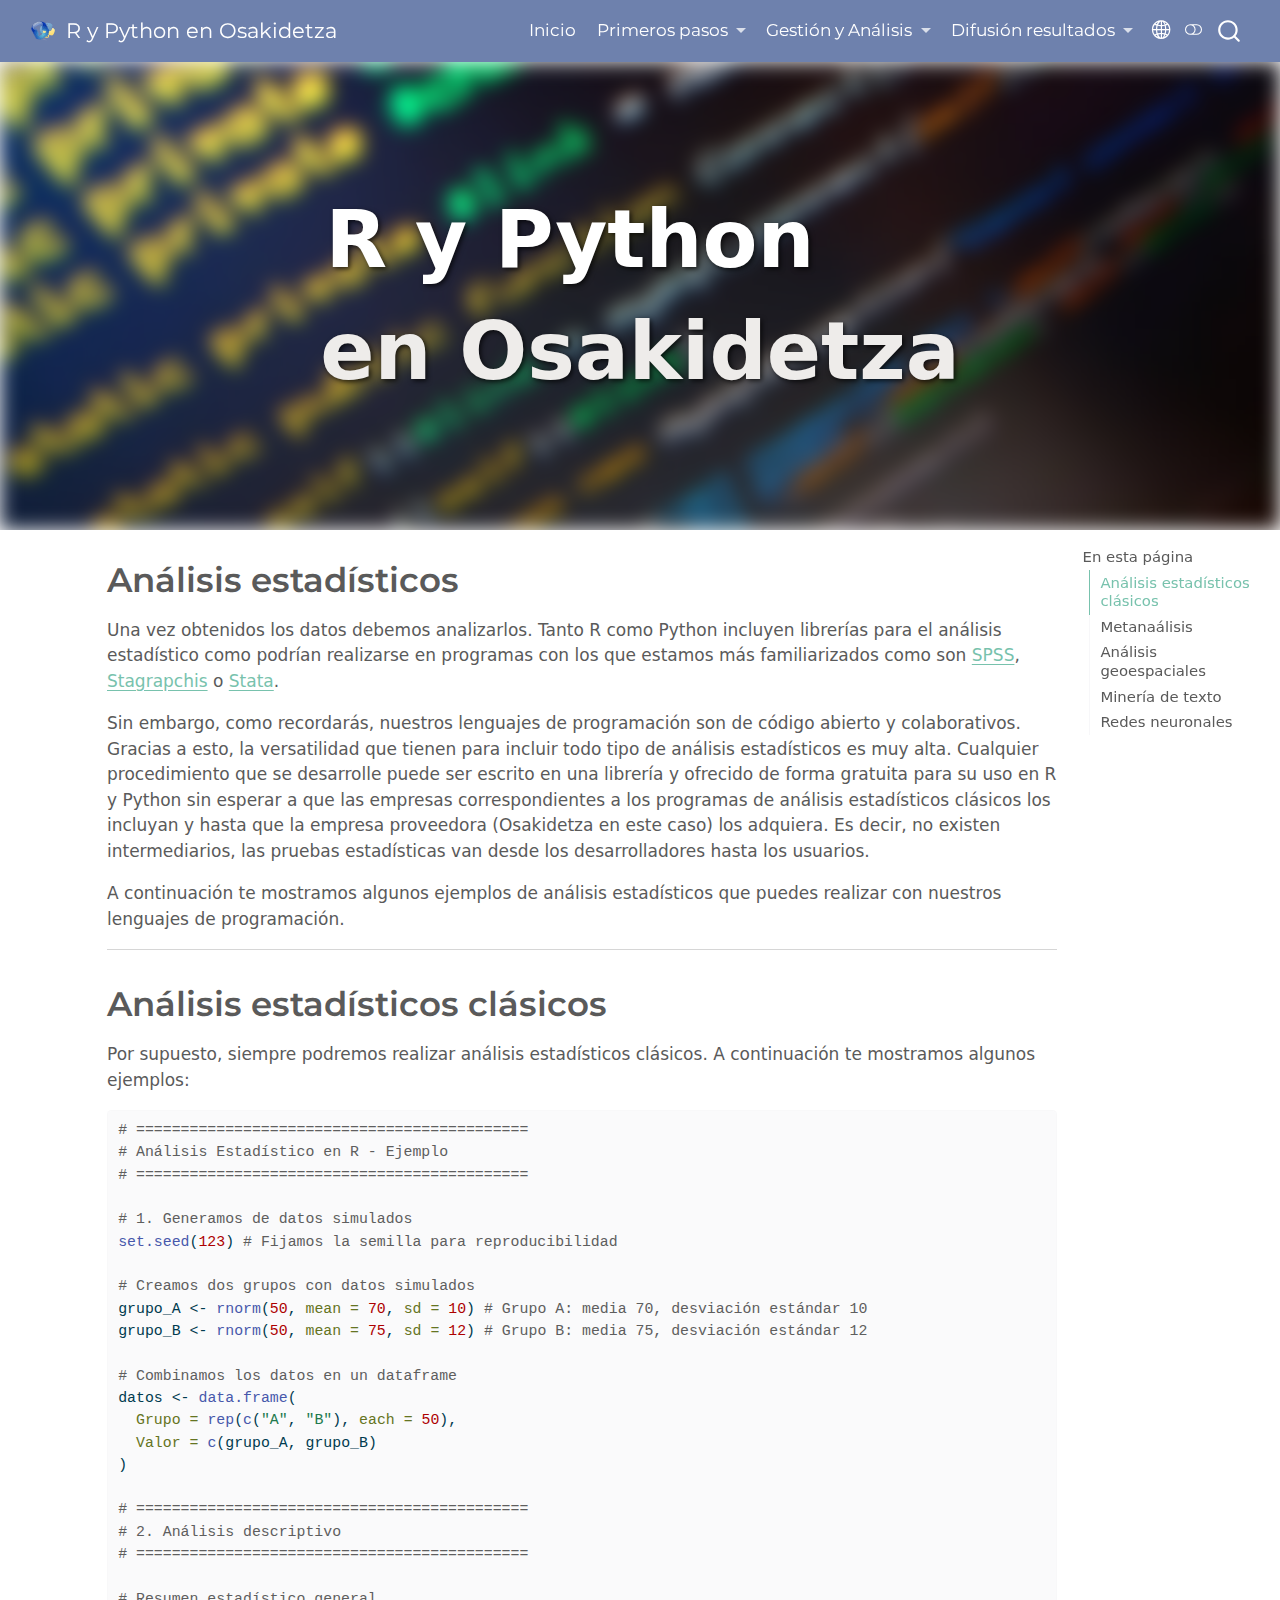
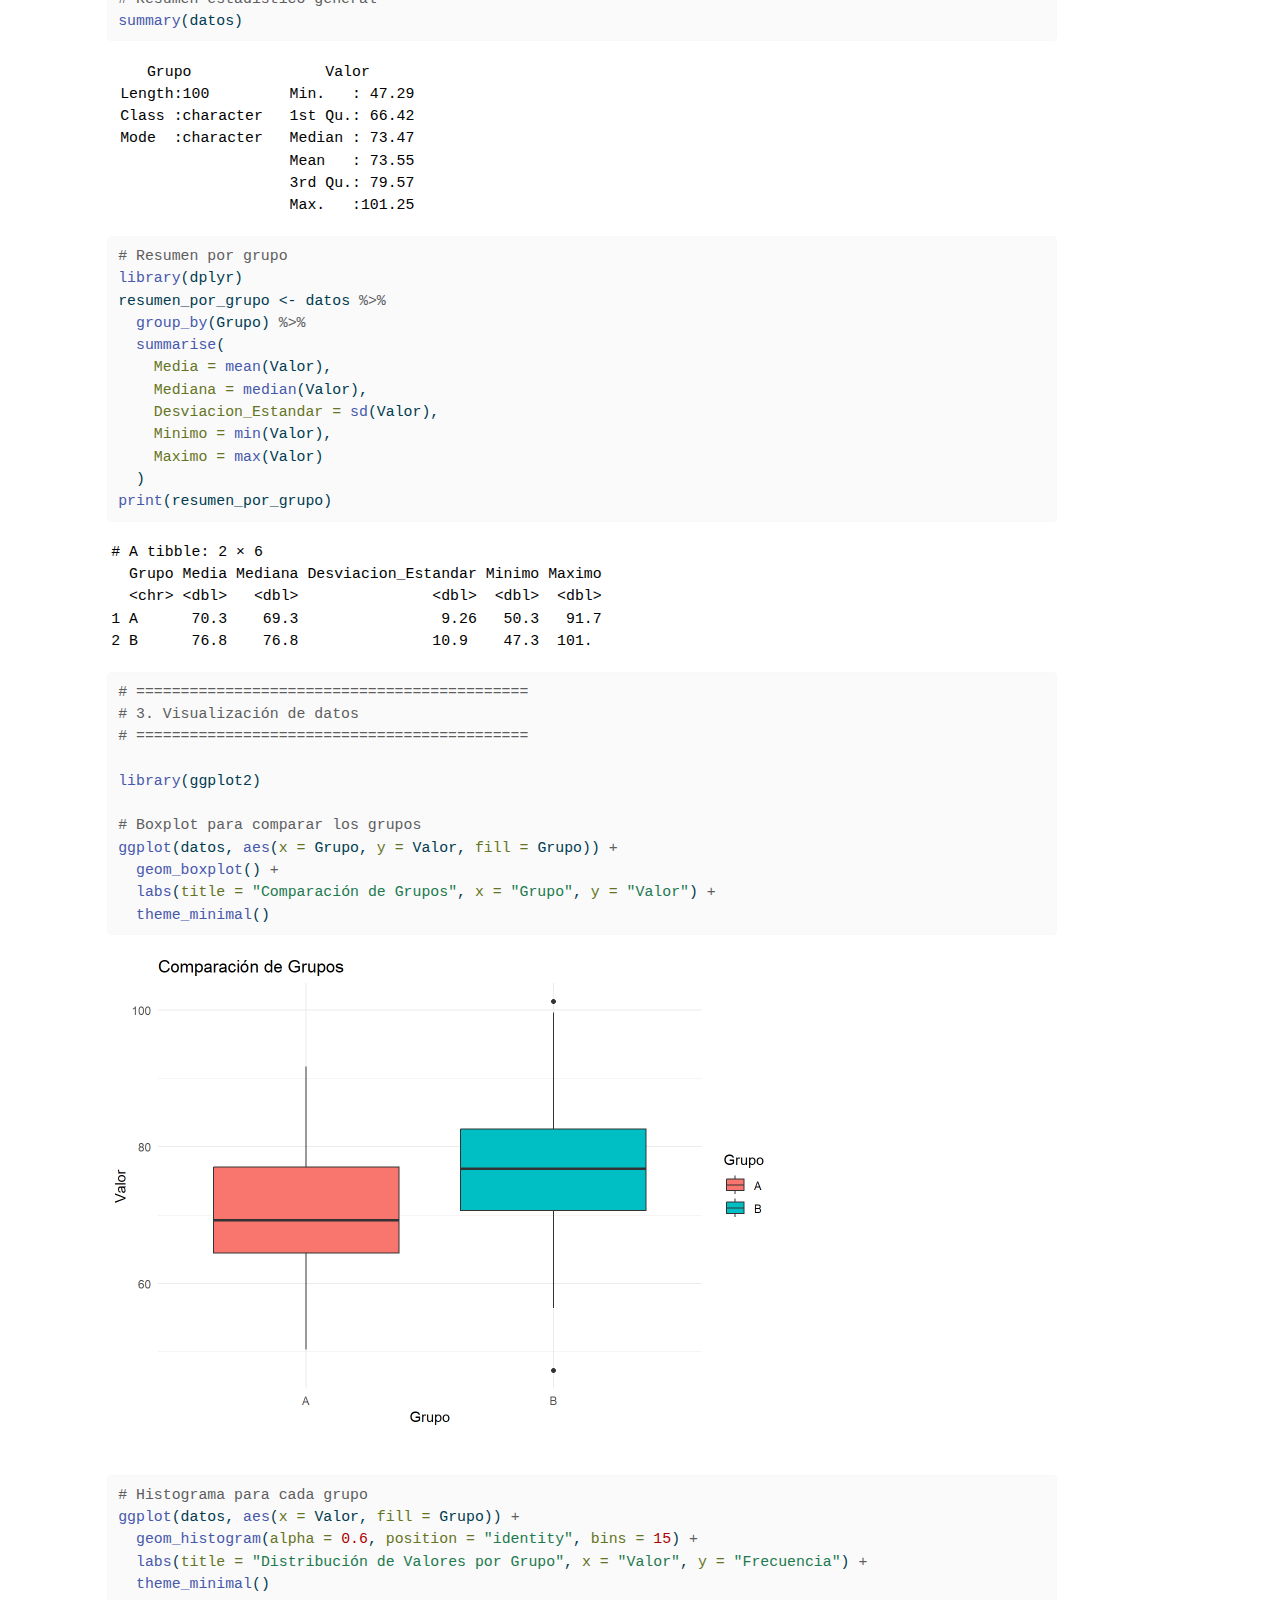
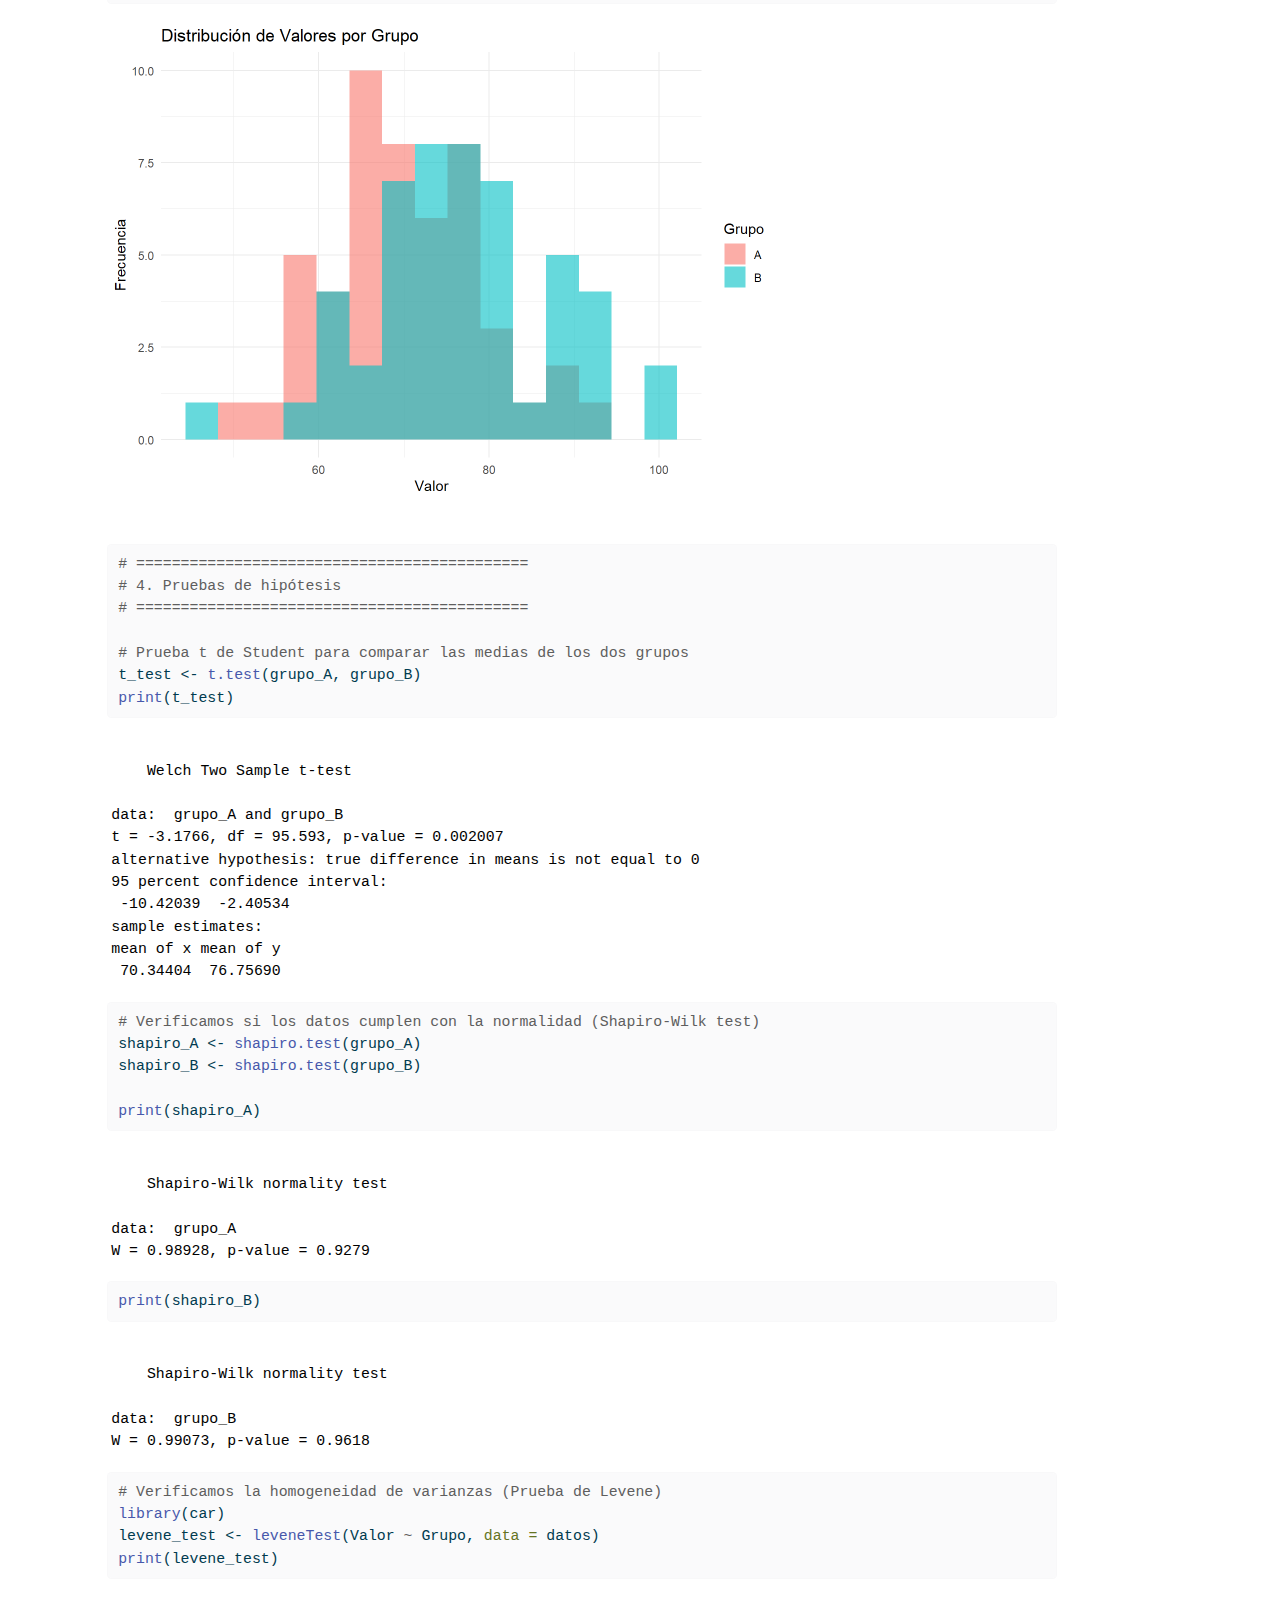
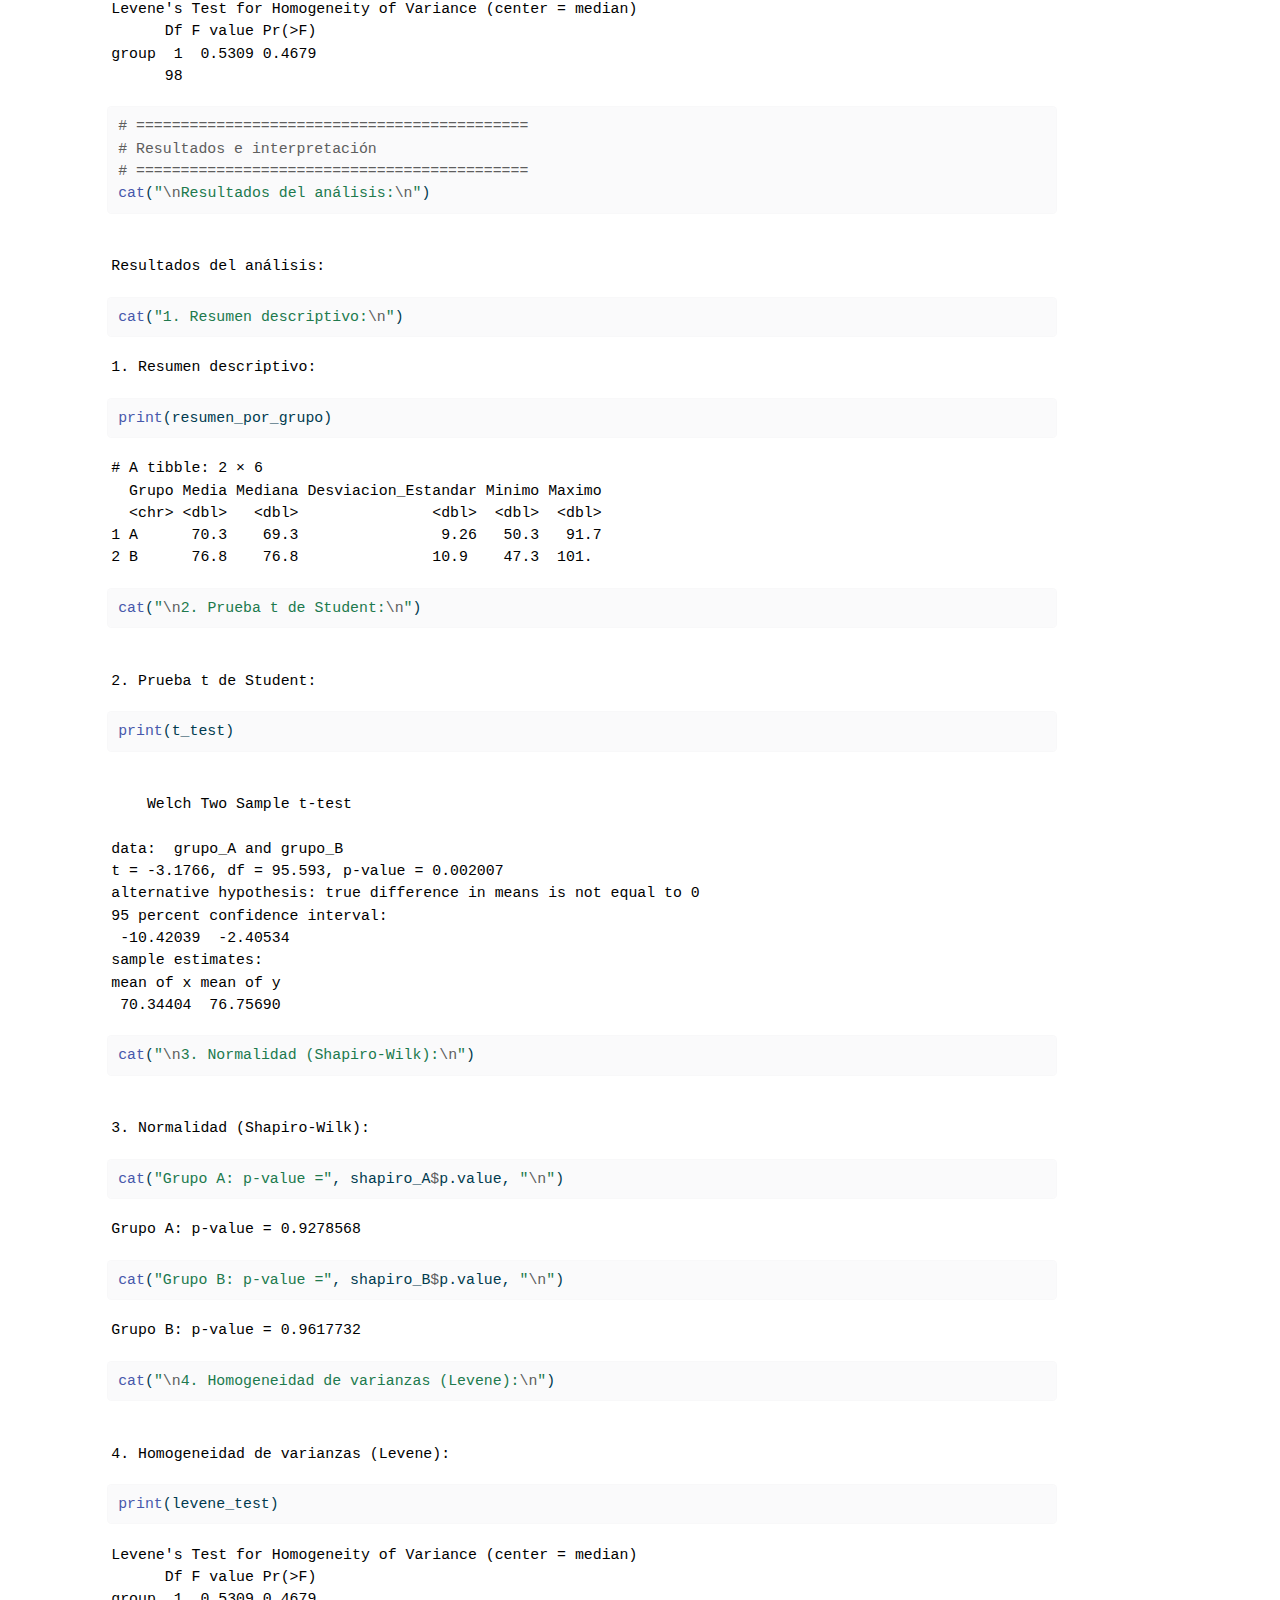
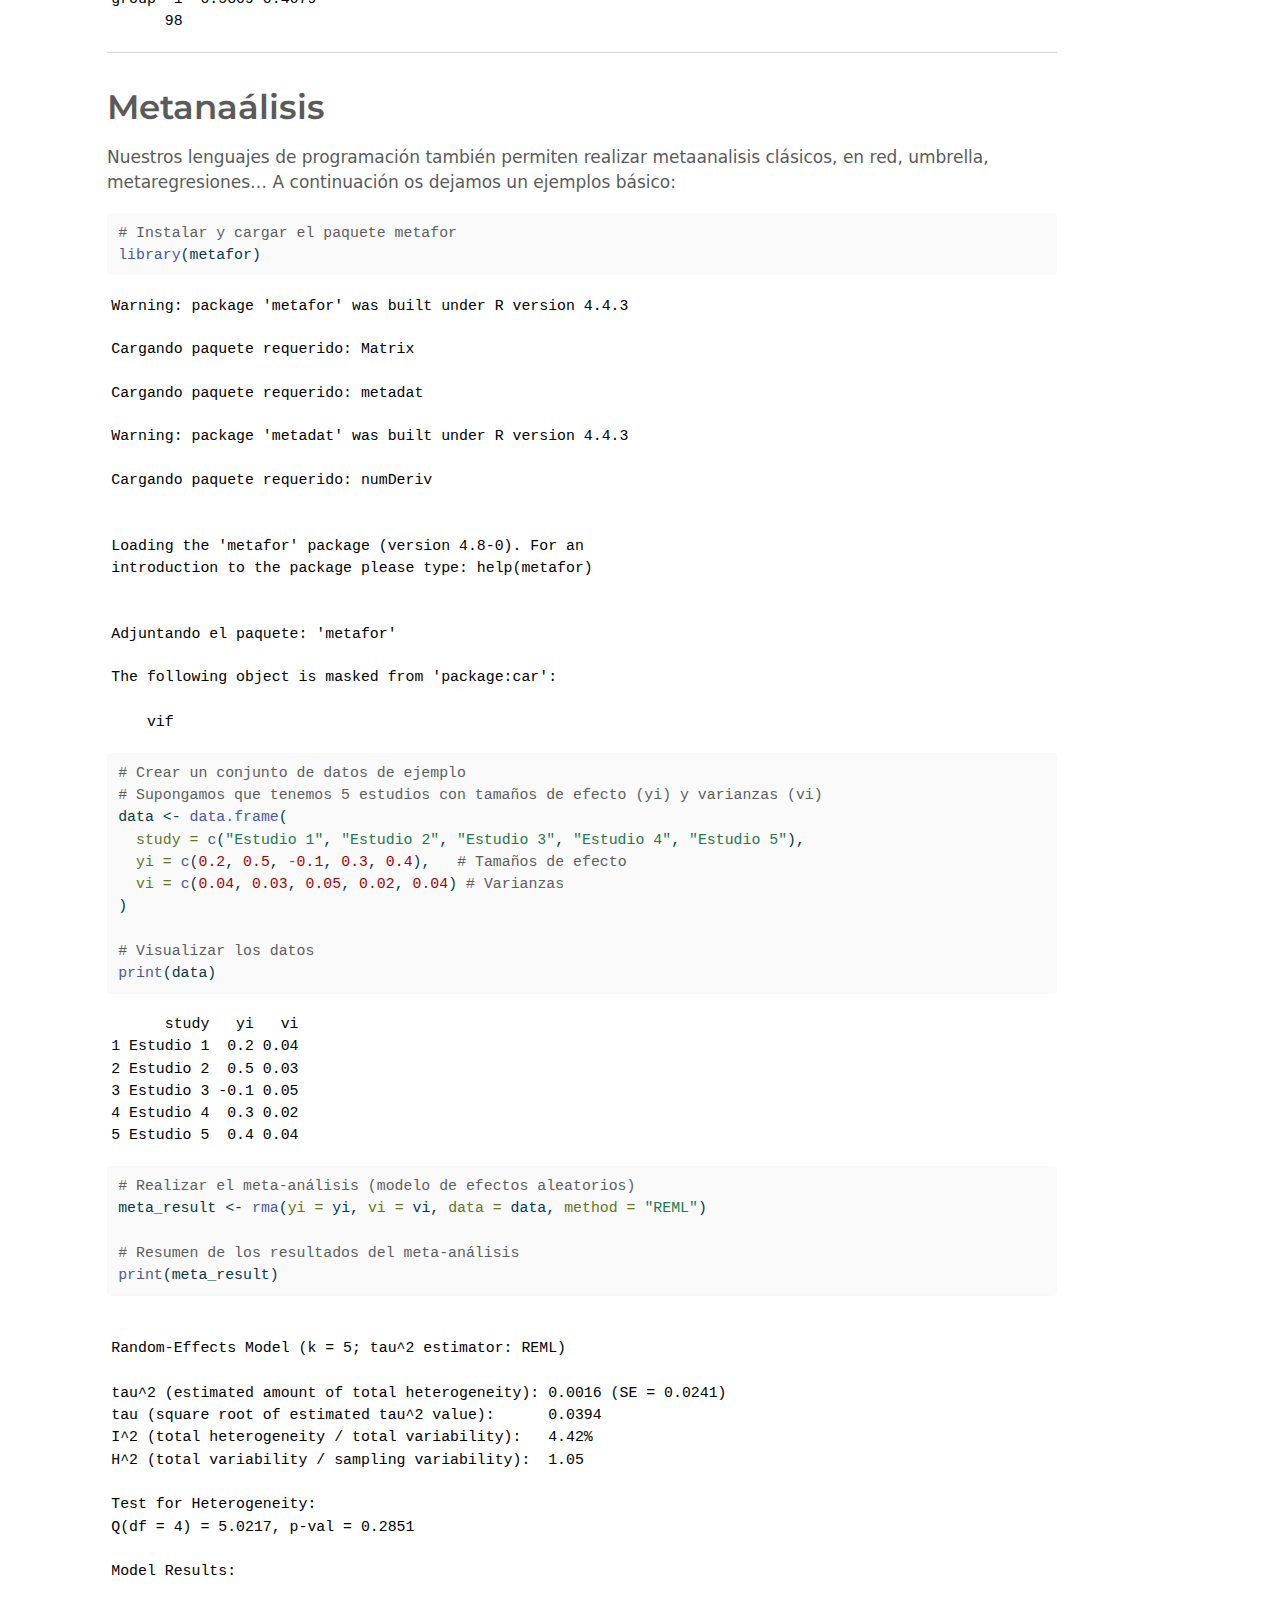
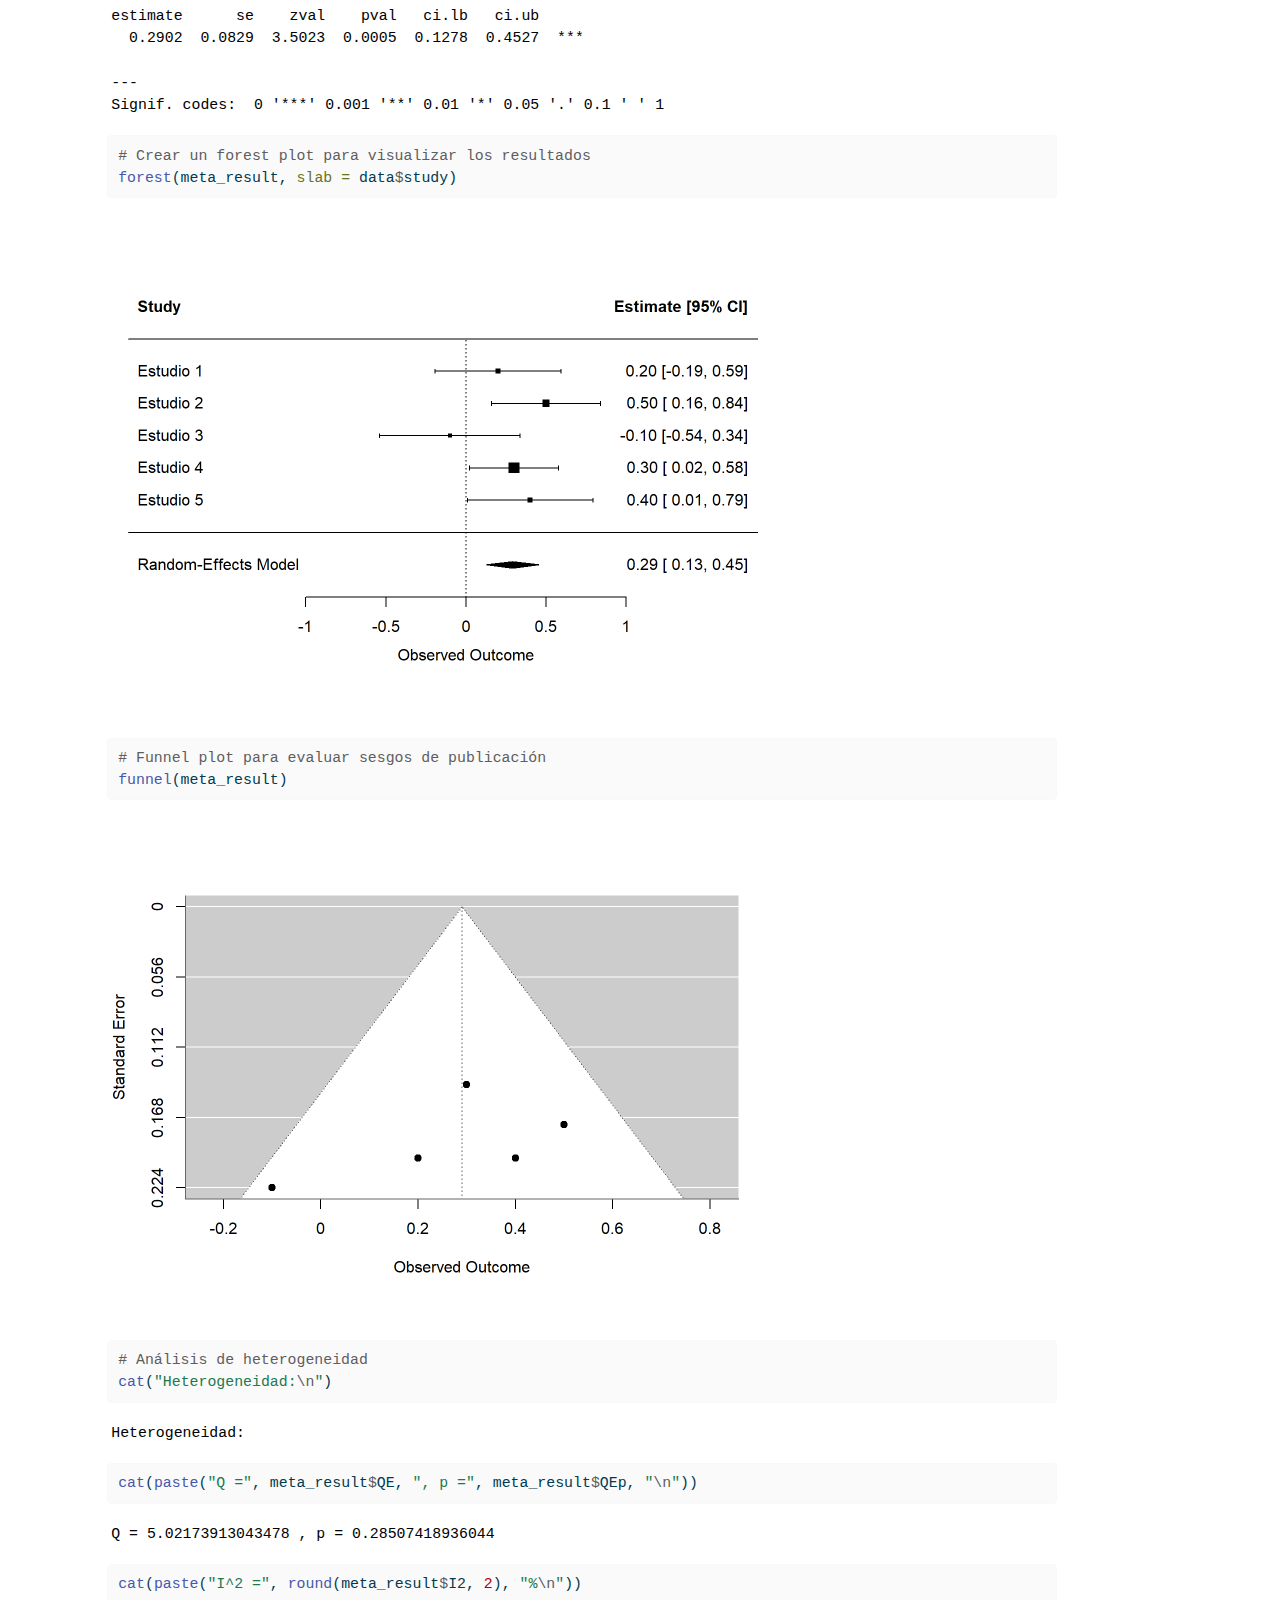
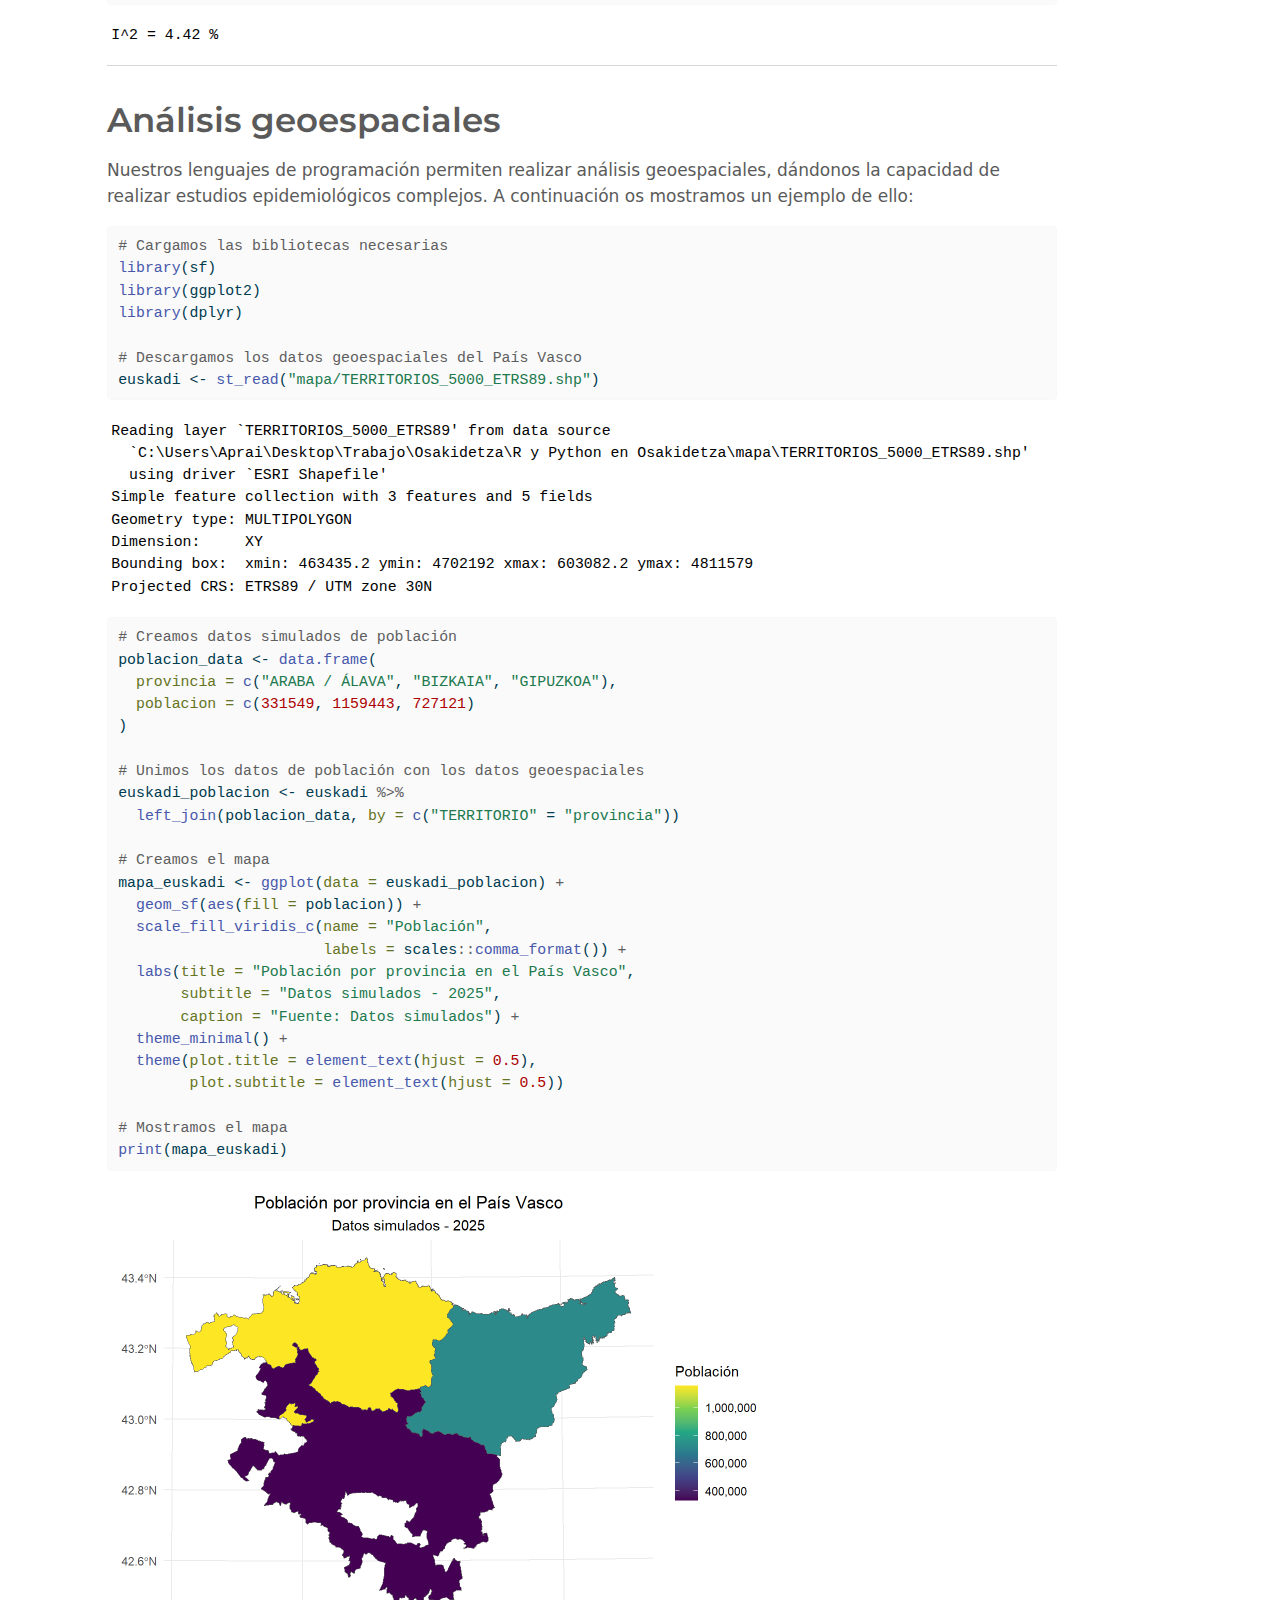
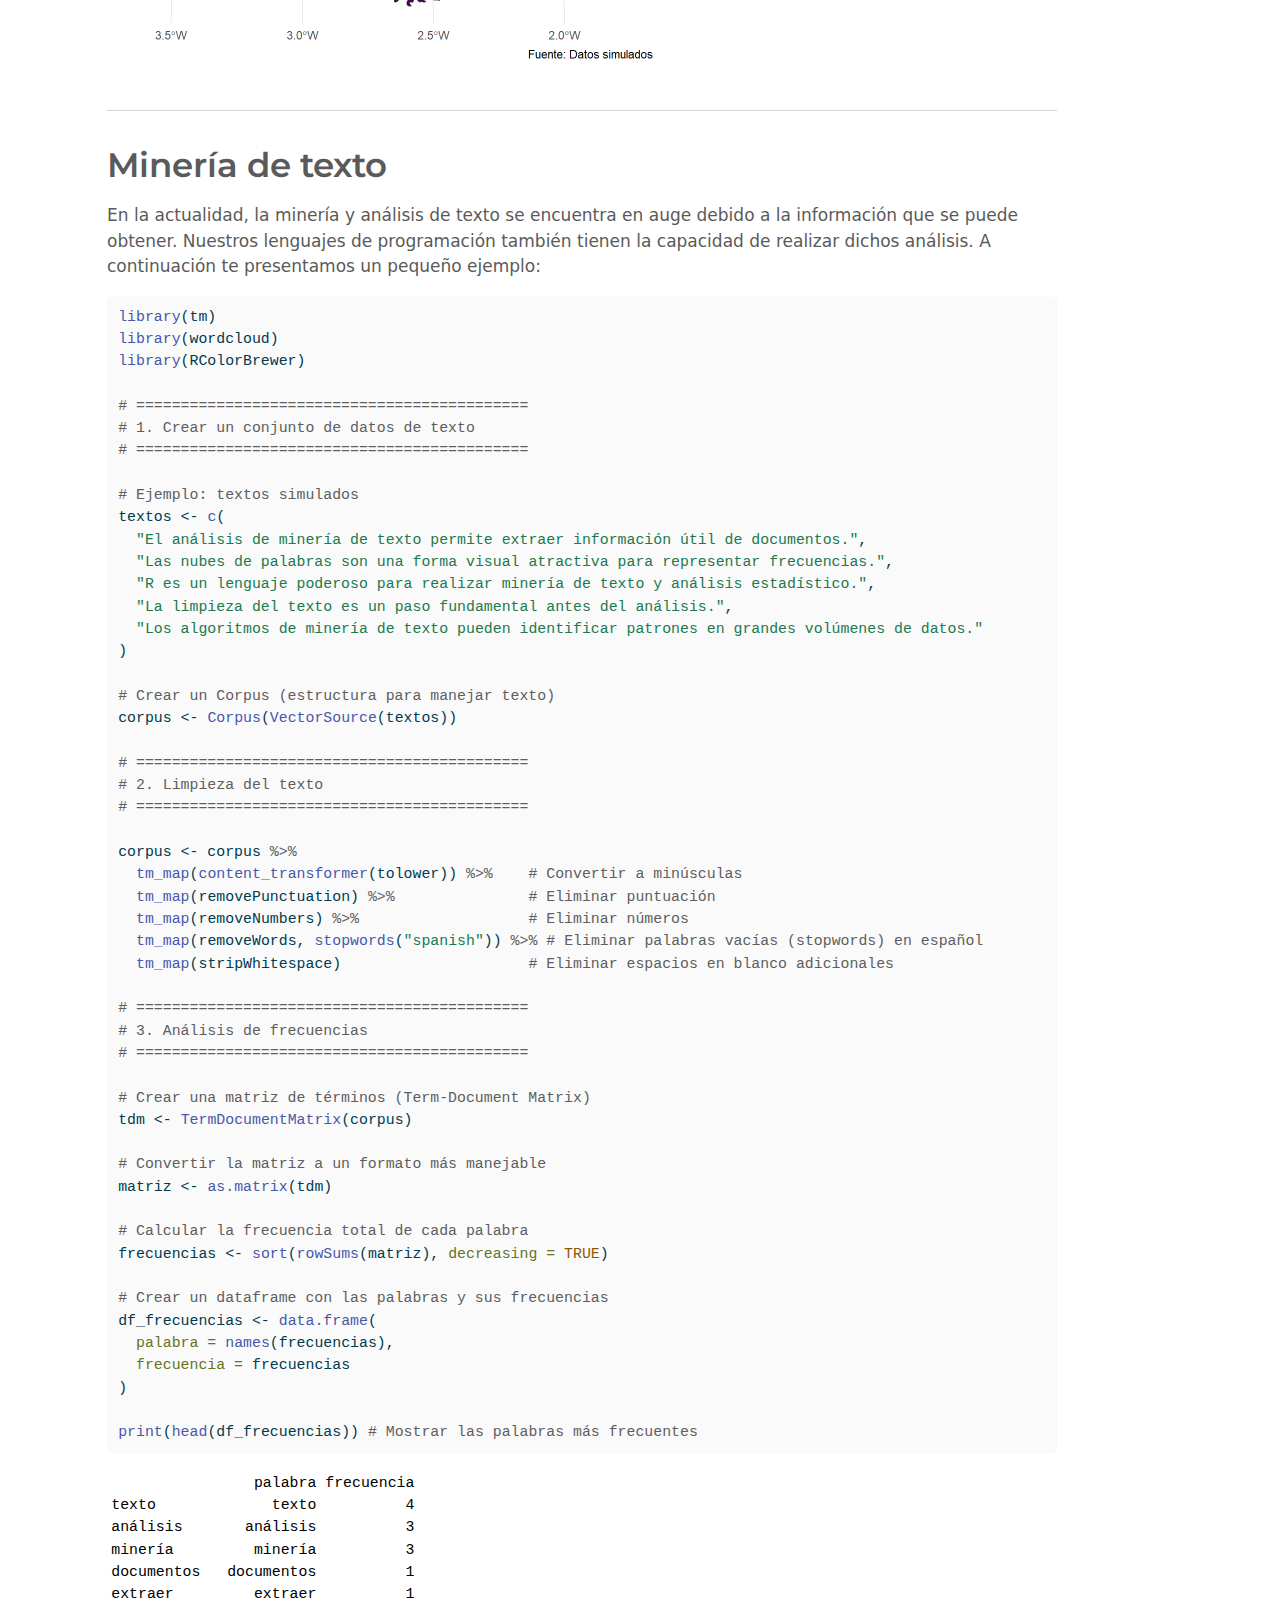
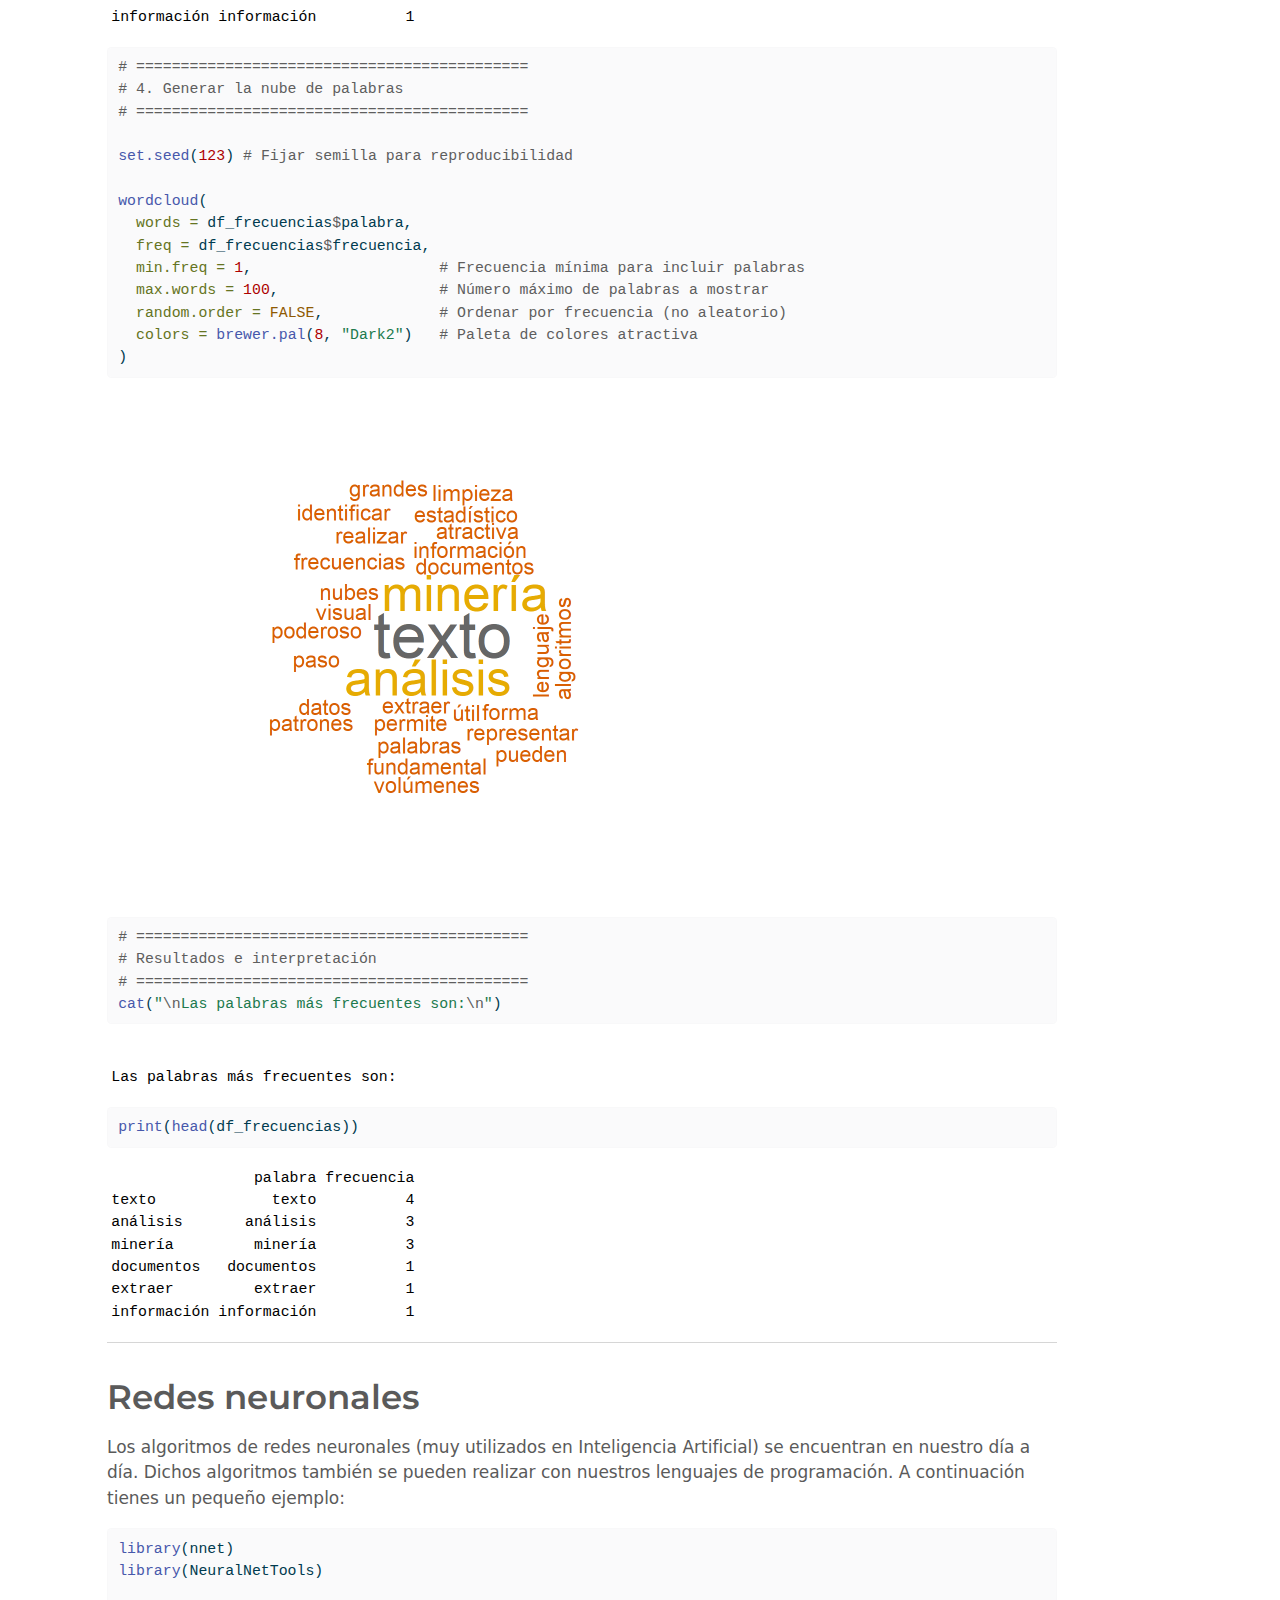
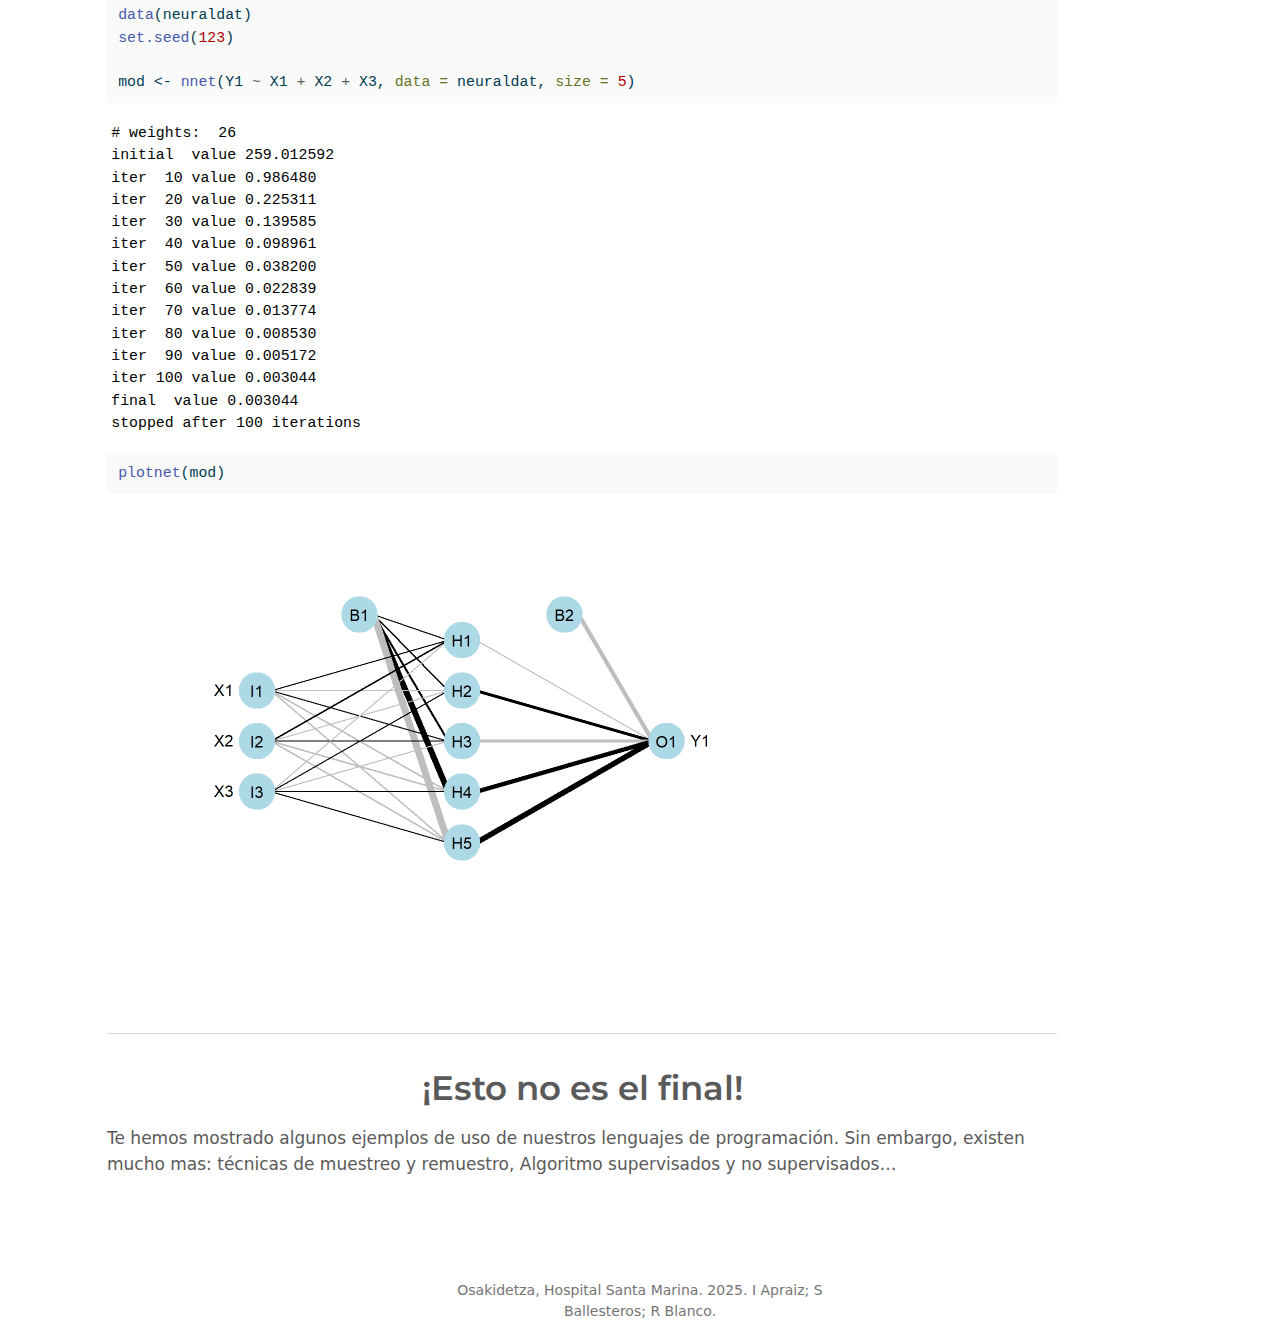
<file: docs/estadistica.html>
<!DOCTYPE html>
<html xmlns="http://www.w3.org/1999/xhtml" lang="es" xml:lang="es"><head>

<meta charset="utf-8">
<meta name="generator" content="quarto-1.5.57">

<meta name="viewport" content="width=device-width, initial-scale=1.0, user-scalable=yes">


<title>Análisis estadísticos – R y Python en Osakidetza</title>
<style>
code{white-space: pre-wrap;}
span.smallcaps{font-variant: small-caps;}
div.columns{display: flex; gap: min(4vw, 1.5em);}
div.column{flex: auto; overflow-x: auto;}
div.hanging-indent{margin-left: 1.5em; text-indent: -1.5em;}
ul.task-list{list-style: none;}
ul.task-list li input[type="checkbox"] {
  width: 0.8em;
  margin: 0 0.8em 0.2em -1em; /* quarto-specific, see https://github.com/quarto-dev/quarto-cli/issues/4556 */ 
  vertical-align: middle;
}
/* CSS for syntax highlighting */
pre > code.sourceCode { white-space: pre; position: relative; }
pre > code.sourceCode > span { line-height: 1.25; }
pre > code.sourceCode > span:empty { height: 1.2em; }
.sourceCode { overflow: visible; }
code.sourceCode > span { color: inherit; text-decoration: inherit; }
div.sourceCode { margin: 1em 0; }
pre.sourceCode { margin: 0; }
@media screen {
div.sourceCode { overflow: auto; }
}
@media print {
pre > code.sourceCode { white-space: pre-wrap; }
pre > code.sourceCode > span { display: inline-block; text-indent: -5em; padding-left: 5em; }
}
pre.numberSource code
  { counter-reset: source-line 0; }
pre.numberSource code > span
  { position: relative; left: -4em; counter-increment: source-line; }
pre.numberSource code > span > a:first-child::before
  { content: counter(source-line);
    position: relative; left: -1em; text-align: right; vertical-align: baseline;
    border: none; display: inline-block;
    -webkit-touch-callout: none; -webkit-user-select: none;
    -khtml-user-select: none; -moz-user-select: none;
    -ms-user-select: none; user-select: none;
    padding: 0 4px; width: 4em;
  }
pre.numberSource { margin-left: 3em;  padding-left: 4px; }
div.sourceCode
  {   }
@media screen {
pre > code.sourceCode > span > a:first-child::before { text-decoration: underline; }
}
</style>


<script src="site_libs/quarto-nav/quarto-nav.js"></script>
<script src="site_libs/quarto-nav/headroom.min.js"></script>
<script src="site_libs/clipboard/clipboard.min.js"></script>
<script src="site_libs/quarto-search/autocomplete.umd.js"></script>
<script src="site_libs/quarto-search/fuse.min.js"></script>
<script src="site_libs/quarto-search/quarto-search.js"></script>
<meta name="quarto:offset" content="./">
<link href="./Logo_2.png" rel="icon" type="image/png">
<script src="site_libs/quarto-html/quarto.js"></script>
<script src="site_libs/quarto-html/popper.min.js"></script>
<script src="site_libs/quarto-html/tippy.umd.min.js"></script>
<script src="site_libs/quarto-html/anchor.min.js"></script>
<link href="site_libs/quarto-html/tippy.css" rel="stylesheet">
<link href="site_libs/quarto-html/quarto-syntax-highlighting.css" rel="stylesheet" class="quarto-color-scheme" id="quarto-text-highlighting-styles">
<link href="site_libs/quarto-html/quarto-syntax-highlighting-dark.css" rel="prefetch" class="quarto-color-scheme quarto-color-alternate" id="quarto-text-highlighting-styles">
<script src="site_libs/bootstrap/bootstrap.min.js"></script>
<link href="site_libs/bootstrap/bootstrap-icons.css" rel="stylesheet">
<link href="site_libs/bootstrap/bootstrap.min.css" rel="stylesheet" class="quarto-color-scheme" id="quarto-bootstrap" data-mode="light">
<link href="site_libs/bootstrap/bootstrap-dark.min.css" rel="prefetch" class="quarto-color-scheme quarto-color-alternate" id="quarto-bootstrap" data-mode="dark">
<link href="site_libs/quarto-contrib/line-highlight-1.0.0/line-highlight.css" rel="stylesheet">
<script id="quarto-search-options" type="application/json">{
  "location": "navbar",
  "copy-button": false,
  "collapse-after": 3,
  "panel-placement": "end",
  "type": "overlay",
  "limit": 50,
  "keyboard-shortcut": [
    "f",
    "/",
    "s"
  ],
  "show-item-context": false,
  "language": {
    "search-no-results-text": "Sin resultados",
    "search-matching-documents-text": "documentos encontrados",
    "search-copy-link-title": "Copiar el enlace en la búsqueda",
    "search-hide-matches-text": "Ocultar resultados adicionales",
    "search-more-match-text": "resultado adicional en este documento",
    "search-more-matches-text": "resultados adicionales en este documento",
    "search-clear-button-title": "Borrar",
    "search-text-placeholder": "",
    "search-detached-cancel-button-title": "Cancelar",
    "search-submit-button-title": "Enviar",
    "search-label": "Buscar"
  }
}</script>


  

    

    <meta charset="UTF-8">

      <meta name="viewport" content="width=device-width, initial-scale=1.0">

        <title>Texto sobre imagen difuminada</title>

        <style>

        /* Contenedor general */

        .background-container {

          position: relative; /* Posiciona los elementos dentro del contenedor */

            max-height: 100vh;

            height: 52vh;

            overflow: hidden;

            display: block;

        }

      

      /* Imagen de fondo */

        .background-container img {

          position: absolute;

          top: 0;

          left: 0;

          width: 100%;

          height: 100%;

          object-fit: cover; 

            filter: blur(10px);

        }

      

      /* Texto en primer plano */

        .foreground-text {

          position: relative;

          top: 50%;

          left: 50%; /* Centra el texto horizontalmente */

          transform: translate(-50%, -50%); /* Ajusta el punto de anclaje al centro */

          color: white;

          font-size: 2rem;

          font-weight: bold;

          text-shadow: 2px 2px 5px rgba(0, 0, 0, 0.7); /* Hace el texto más legible */

            z-index: 1; /* Coloca el texto por delante de la imagen */

        }

        .ALA-top {

          position: relative;

          text-align: center;

          font-size: 80px;

          color: #ffffff;

          padding-right: 140px;

          margin-bottom: -0.5rem;

          font-weight: bold;

          padding-top: 0px;

        }



        .ALA-bottom {

          position: relative;

          text-align: center;

          font-size: 80px;

          color: #EEECEA;

          padding-left: 0px;

          font-weight: bold;

          filter: blur(0px);

        }

      </style>

        </head>

        <body class="nav-fixed">

        <div class="background-container">

          <img src="Inicio.jpg" alt="Fondo difuminado">

            <div class="foreground-text">

              <div class="ALA-top">R y Python</div>

              <div class="ALA-bottom">en Osakidetza</div>

            </div>

              </div>

              

              

              


<link rel="stylesheet" href="styles.css">




<div id="quarto-search-results"></div>
  <header id="quarto-header" class="headroom fixed-top">
    <nav class="navbar navbar-expand-lg " data-bs-theme="dark">
      <div class="navbar-container container-fluid">
      <div class="navbar-brand-container mx-auto">
    <a href="./index.html" class="navbar-brand navbar-brand-logo">
    <img src="./imagenes/Logo_2.png" alt="" class="navbar-logo">
    </a>
    <a class="navbar-brand" href="./index.html">
    <span class="navbar-title">R y Python en Osakidetza</span>
    </a>
  </div>
            <div id="quarto-search" class="" title="Buscar"></div>
          <button class="navbar-toggler" type="button" data-bs-toggle="collapse" data-bs-target="#navbarCollapse" aria-controls="navbarCollapse" role="menu" aria-expanded="false" aria-label="Navegación de palanca" onclick="if (window.quartoToggleHeadroom) { window.quartoToggleHeadroom(); }">
  <span class="navbar-toggler-icon"></span>
</button>
          <div class="collapse navbar-collapse" id="navbarCollapse">
            <ul class="navbar-nav navbar-nav-scroll ms-auto">
  <li class="nav-item">
    <a class="nav-link" href="./index.html"> 
<span class="menu-text">Inicio</span></a>
  </li>  
  <li class="nav-item dropdown ">
    <a class="nav-link dropdown-toggle" href="#" id="nav-menu-primeros-pasos" role="link" data-bs-toggle="dropdown" aria-expanded="false">
 <span class="menu-text">Primeros pasos</span>
    </a>
    <ul class="dropdown-menu dropdown-menu-end" aria-labelledby="nav-menu-primeros-pasos">    
        <li>
    <a class="dropdown-item" href="./flujo_trabajo.html">
 <span class="dropdown-text">Flujo de trabajo</span></a>
  </li>  
        <li>
    <a class="dropdown-item" href="./interfaz_trabajo.html">
 <span class="dropdown-text">Interfaces</span></a>
  </li>  
    </ul>
  </li>
  <li class="nav-item dropdown ">
    <a class="nav-link dropdown-toggle" href="#" id="nav-menu-gestión-y-análisis" role="link" data-bs-toggle="dropdown" aria-expanded="false">
 <span class="menu-text">Gestión y Análisis</span>
    </a>
    <ul class="dropdown-menu dropdown-menu-end" aria-labelledby="nav-menu-gestión-y-análisis">    
        <li>
    <a class="dropdown-item" href="./Gestion_dato.html">
 <span class="dropdown-text">Obtención y gestión Datos</span></a>
  </li>  
        <li>
    <a class="dropdown-item" href="./estadistica.html">
 <span class="dropdown-text">Análisis estadísticos</span></a>
  </li>  
        <li>
    <a class="dropdown-item" href="./mas_usos.html">
 <span class="dropdown-text">Más usos</span></a>
  </li>  
    </ul>
  </li>
  <li class="nav-item dropdown ">
    <a class="nav-link dropdown-toggle" href="#" id="nav-menu-difusión-resultados" role="link" data-bs-toggle="dropdown" aria-expanded="false">
 <span class="menu-text">Difusión resultados</span>
    </a>
    <ul class="dropdown-menu dropdown-menu-end" aria-labelledby="nav-menu-difusión-resultados">    
        <li>
    <a class="dropdown-item" href="./difusion_propia.html">
 <span class="dropdown-text">Difusión propia</span></a>
  </li>  
        <li>
    <a class="dropdown-item" href="./difusion_externa.html">
 <span class="dropdown-text">Difusión de conocimientos</span></a>
  </li>  
    </ul>
  </li>
  <li class="nav-item compact">
    <a class="nav-link" href="https://www.osakidetza.euskadi.eus/portada-hospital-santa-marina/"> <i class="bi bi-globe2" role="img">
</i> 
<span class="menu-text"></span></a>
  </li>  
</ul>
          </div> <!-- /navcollapse -->
            <div class="quarto-navbar-tools">
  <a href="" class="quarto-color-scheme-toggle quarto-navigation-tool  px-1" onclick="window.quartoToggleColorScheme(); return false;" title="Alternar modo oscuro"><i class="bi"></i></a>
</div>
      </div> <!-- /container-fluid -->
    </nav>
</header>
<!-- content -->
<div id="quarto-content" class="quarto-container page-columns page-rows-contents page-layout-article page-navbar">
<!-- sidebar -->
<!-- margin-sidebar -->
    <div id="quarto-margin-sidebar" class="sidebar margin-sidebar">
        <nav id="TOC" role="doc-toc" class="toc-active">
    <h2 id="toc-title">En esta página</h2>
   
  <ul>
  <li><a href="#análisis-estadísticos-clásicos" id="toc-análisis-estadísticos-clásicos" class="nav-link active" data-scroll-target="#análisis-estadísticos-clásicos">Análisis estadísticos clásicos</a></li>
  <li><a href="#metanaálisis" id="toc-metanaálisis" class="nav-link" data-scroll-target="#metanaálisis">Metanaálisis</a></li>
  <li><a href="#análisis-geoespaciales" id="toc-análisis-geoespaciales" class="nav-link" data-scroll-target="#análisis-geoespaciales">Análisis geoespaciales</a></li>
  <li><a href="#minería-de-texto" id="toc-minería-de-texto" class="nav-link" data-scroll-target="#minería-de-texto">Minería de texto</a></li>
  <li><a href="#redes-neuronales" id="toc-redes-neuronales" class="nav-link" data-scroll-target="#redes-neuronales">Redes neuronales</a></li>
  </ul>
</nav>
    </div>
<!-- main -->
<main class="content" id="quarto-document-content">

<header id="title-block-header" class="quarto-title-block default">
<div class="quarto-title">
<h1 class="title">Análisis estadísticos</h1>
</div>



<div class="quarto-title-meta">

    
  
    
  </div>
  


</header>


<p>Una vez obtenidos los datos debemos analizarlos. Tanto R como Python incluyen librerías para el análisis estadístico como podrían realizarse en programas con los que estamos más familiarizados como son <a href="https://www.ibm.com/es-es/products/spss-statistics">SPSS</a>, <a href="https://www.statgraphics.com/">Stagrapchis</a> o <a href="https://www.stata.com/">Stata</a>.</p>
<p>Sin embargo, como recordarás, nuestros lenguajes de programación son de código abierto y colaborativos. Gracias a esto, la versatilidad que tienen para incluir todo tipo de análisis estadísticos es muy alta. Cualquier procedimiento que se desarrolle puede ser escrito en una librería y ofrecido de forma gratuita para su uso en R y Python sin esperar a que las empresas correspondientes a los programas de análisis estadísticos clásicos los incluyan y hasta que la empresa proveedora (Osakidetza en este caso) los adquiera. Es decir, no existen intermediarios, las pruebas estadísticas van desde los desarrolladores hasta los usuarios.</p>
<p>A continuación te mostramos algunos ejemplos de análisis estadísticos que puedes realizar con nuestros lenguajes de programación.</p>
<hr>
<section id="análisis-estadísticos-clásicos" class="level1">
<h1>Análisis estadísticos clásicos</h1>
<p>Por supuesto, siempre podremos realizar análisis estadísticos clásicos. A continuación te mostramos algunos ejemplos:</p>
<div class="cell">
<div class="sourceCode cell-code" id="cb1" data-source-line-numbers="nil" data-code-line-numbers="nil"><pre class="sourceCode r code-with-copy"><code class="sourceCode r"><span id="cb1-1"><a href="#cb1-1" aria-hidden="true" tabindex="-1"></a><span class="co"># ============================================</span></span>
<span id="cb1-2"><a href="#cb1-2" aria-hidden="true" tabindex="-1"></a><span class="co"># Análisis Estadístico en R - Ejemplo</span></span>
<span id="cb1-3"><a href="#cb1-3" aria-hidden="true" tabindex="-1"></a><span class="co"># ============================================</span></span>
<span id="cb1-4"><a href="#cb1-4" aria-hidden="true" tabindex="-1"></a></span>
<span id="cb1-5"><a href="#cb1-5" aria-hidden="true" tabindex="-1"></a><span class="co"># 1. Generamos de datos simulados</span></span>
<span id="cb1-6"><a href="#cb1-6" aria-hidden="true" tabindex="-1"></a><span class="fu">set.seed</span>(<span class="dv">123</span>) <span class="co"># Fijamos la semilla para reproducibilidad</span></span>
<span id="cb1-7"><a href="#cb1-7" aria-hidden="true" tabindex="-1"></a></span>
<span id="cb1-8"><a href="#cb1-8" aria-hidden="true" tabindex="-1"></a><span class="co"># Creamos dos grupos con datos simulados</span></span>
<span id="cb1-9"><a href="#cb1-9" aria-hidden="true" tabindex="-1"></a>grupo_A <span class="ot">&lt;-</span> <span class="fu">rnorm</span>(<span class="dv">50</span>, <span class="at">mean =</span> <span class="dv">70</span>, <span class="at">sd =</span> <span class="dv">10</span>) <span class="co"># Grupo A: media 70, desviación estándar 10</span></span>
<span id="cb1-10"><a href="#cb1-10" aria-hidden="true" tabindex="-1"></a>grupo_B <span class="ot">&lt;-</span> <span class="fu">rnorm</span>(<span class="dv">50</span>, <span class="at">mean =</span> <span class="dv">75</span>, <span class="at">sd =</span> <span class="dv">12</span>) <span class="co"># Grupo B: media 75, desviación estándar 12</span></span>
<span id="cb1-11"><a href="#cb1-11" aria-hidden="true" tabindex="-1"></a></span>
<span id="cb1-12"><a href="#cb1-12" aria-hidden="true" tabindex="-1"></a><span class="co"># Combinamos los datos en un dataframe</span></span>
<span id="cb1-13"><a href="#cb1-13" aria-hidden="true" tabindex="-1"></a>datos <span class="ot">&lt;-</span> <span class="fu">data.frame</span>(</span>
<span id="cb1-14"><a href="#cb1-14" aria-hidden="true" tabindex="-1"></a>  <span class="at">Grupo =</span> <span class="fu">rep</span>(<span class="fu">c</span>(<span class="st">"A"</span>, <span class="st">"B"</span>), <span class="at">each =</span> <span class="dv">50</span>),</span>
<span id="cb1-15"><a href="#cb1-15" aria-hidden="true" tabindex="-1"></a>  <span class="at">Valor =</span> <span class="fu">c</span>(grupo_A, grupo_B)</span>
<span id="cb1-16"><a href="#cb1-16" aria-hidden="true" tabindex="-1"></a>)</span>
<span id="cb1-17"><a href="#cb1-17" aria-hidden="true" tabindex="-1"></a></span>
<span id="cb1-18"><a href="#cb1-18" aria-hidden="true" tabindex="-1"></a><span class="co"># ============================================</span></span>
<span id="cb1-19"><a href="#cb1-19" aria-hidden="true" tabindex="-1"></a><span class="co"># 2. Análisis descriptivo</span></span>
<span id="cb1-20"><a href="#cb1-20" aria-hidden="true" tabindex="-1"></a><span class="co"># ============================================</span></span>
<span id="cb1-21"><a href="#cb1-21" aria-hidden="true" tabindex="-1"></a></span>
<span id="cb1-22"><a href="#cb1-22" aria-hidden="true" tabindex="-1"></a><span class="co"># Resumen estadístico general</span></span>
<span id="cb1-23"><a href="#cb1-23" aria-hidden="true" tabindex="-1"></a><span class="fu">summary</span>(datos)</span></code><button title="Copiar al portapapeles" class="code-copy-button"><i class="bi"></i></button></pre></div>
<div class="cell-output cell-output-stdout">
<pre data-code-line-numbers=""><code>    Grupo               Valor       
 Length:100         Min.   : 47.29  
 Class :character   1st Qu.: 66.42  
 Mode  :character   Median : 73.47  
                    Mean   : 73.55  
                    3rd Qu.: 79.57  
                    Max.   :101.25  </code></pre>
</div>
<div class="sourceCode cell-code" id="cb3" data-source-line-numbers="nil" data-code-line-numbers="nil"><pre class="sourceCode r code-with-copy"><code class="sourceCode r"><span id="cb3-1"><a href="#cb3-1" aria-hidden="true" tabindex="-1"></a><span class="co"># Resumen por grupo</span></span>
<span id="cb3-2"><a href="#cb3-2" aria-hidden="true" tabindex="-1"></a><span class="fu">library</span>(dplyr)</span>
<span id="cb3-3"><a href="#cb3-3" aria-hidden="true" tabindex="-1"></a>resumen_por_grupo <span class="ot">&lt;-</span> datos <span class="sc">%&gt;%</span></span>
<span id="cb3-4"><a href="#cb3-4" aria-hidden="true" tabindex="-1"></a>  <span class="fu">group_by</span>(Grupo) <span class="sc">%&gt;%</span></span>
<span id="cb3-5"><a href="#cb3-5" aria-hidden="true" tabindex="-1"></a>  <span class="fu">summarise</span>(</span>
<span id="cb3-6"><a href="#cb3-6" aria-hidden="true" tabindex="-1"></a>    <span class="at">Media =</span> <span class="fu">mean</span>(Valor),</span>
<span id="cb3-7"><a href="#cb3-7" aria-hidden="true" tabindex="-1"></a>    <span class="at">Mediana =</span> <span class="fu">median</span>(Valor),</span>
<span id="cb3-8"><a href="#cb3-8" aria-hidden="true" tabindex="-1"></a>    <span class="at">Desviacion_Estandar =</span> <span class="fu">sd</span>(Valor),</span>
<span id="cb3-9"><a href="#cb3-9" aria-hidden="true" tabindex="-1"></a>    <span class="at">Minimo =</span> <span class="fu">min</span>(Valor),</span>
<span id="cb3-10"><a href="#cb3-10" aria-hidden="true" tabindex="-1"></a>    <span class="at">Maximo =</span> <span class="fu">max</span>(Valor)</span>
<span id="cb3-11"><a href="#cb3-11" aria-hidden="true" tabindex="-1"></a>  )</span>
<span id="cb3-12"><a href="#cb3-12" aria-hidden="true" tabindex="-1"></a><span class="fu">print</span>(resumen_por_grupo)</span></code><button title="Copiar al portapapeles" class="code-copy-button"><i class="bi"></i></button></pre></div>
<div class="cell-output cell-output-stdout">
<pre data-code-line-numbers=""><code># A tibble: 2 × 6
  Grupo Media Mediana Desviacion_Estandar Minimo Maximo
  &lt;chr&gt; &lt;dbl&gt;   &lt;dbl&gt;               &lt;dbl&gt;  &lt;dbl&gt;  &lt;dbl&gt;
1 A      70.3    69.3                9.26   50.3   91.7
2 B      76.8    76.8               10.9    47.3  101. </code></pre>
</div>
<div class="sourceCode cell-code" id="cb5" data-source-line-numbers="nil" data-code-line-numbers="nil"><pre class="sourceCode r code-with-copy"><code class="sourceCode r"><span id="cb5-1"><a href="#cb5-1" aria-hidden="true" tabindex="-1"></a><span class="co"># ============================================</span></span>
<span id="cb5-2"><a href="#cb5-2" aria-hidden="true" tabindex="-1"></a><span class="co"># 3. Visualización de datos</span></span>
<span id="cb5-3"><a href="#cb5-3" aria-hidden="true" tabindex="-1"></a><span class="co"># ============================================</span></span>
<span id="cb5-4"><a href="#cb5-4" aria-hidden="true" tabindex="-1"></a></span>
<span id="cb5-5"><a href="#cb5-5" aria-hidden="true" tabindex="-1"></a><span class="fu">library</span>(ggplot2)</span>
<span id="cb5-6"><a href="#cb5-6" aria-hidden="true" tabindex="-1"></a></span>
<span id="cb5-7"><a href="#cb5-7" aria-hidden="true" tabindex="-1"></a><span class="co"># Boxplot para comparar los grupos</span></span>
<span id="cb5-8"><a href="#cb5-8" aria-hidden="true" tabindex="-1"></a><span class="fu">ggplot</span>(datos, <span class="fu">aes</span>(<span class="at">x =</span> Grupo, <span class="at">y =</span> Valor, <span class="at">fill =</span> Grupo)) <span class="sc">+</span></span>
<span id="cb5-9"><a href="#cb5-9" aria-hidden="true" tabindex="-1"></a>  <span class="fu">geom_boxplot</span>() <span class="sc">+</span></span>
<span id="cb5-10"><a href="#cb5-10" aria-hidden="true" tabindex="-1"></a>  <span class="fu">labs</span>(<span class="at">title =</span> <span class="st">"Comparación de Grupos"</span>, <span class="at">x =</span> <span class="st">"Grupo"</span>, <span class="at">y =</span> <span class="st">"Valor"</span>) <span class="sc">+</span></span>
<span id="cb5-11"><a href="#cb5-11" aria-hidden="true" tabindex="-1"></a>  <span class="fu">theme_minimal</span>()</span></code><button title="Copiar al portapapeles" class="code-copy-button"><i class="bi"></i></button></pre></div>
<div class="cell-output-display">
<div>
<figure class="figure">
<p><img src="estadistica_files/figure-html/unnamed-chunk-1-1.png" class="img-fluid figure-img" width="672"></p>
</figure>
</div>
</div>
<div class="sourceCode cell-code" id="cb6" data-source-line-numbers="nil" data-code-line-numbers="nil"><pre class="sourceCode r code-with-copy"><code class="sourceCode r"><span id="cb6-1"><a href="#cb6-1" aria-hidden="true" tabindex="-1"></a><span class="co"># Histograma para cada grupo</span></span>
<span id="cb6-2"><a href="#cb6-2" aria-hidden="true" tabindex="-1"></a><span class="fu">ggplot</span>(datos, <span class="fu">aes</span>(<span class="at">x =</span> Valor, <span class="at">fill =</span> Grupo)) <span class="sc">+</span></span>
<span id="cb6-3"><a href="#cb6-3" aria-hidden="true" tabindex="-1"></a>  <span class="fu">geom_histogram</span>(<span class="at">alpha =</span> <span class="fl">0.6</span>, <span class="at">position =</span> <span class="st">"identity"</span>, <span class="at">bins =</span> <span class="dv">15</span>) <span class="sc">+</span></span>
<span id="cb6-4"><a href="#cb6-4" aria-hidden="true" tabindex="-1"></a>  <span class="fu">labs</span>(<span class="at">title =</span> <span class="st">"Distribución de Valores por Grupo"</span>, <span class="at">x =</span> <span class="st">"Valor"</span>, <span class="at">y =</span> <span class="st">"Frecuencia"</span>) <span class="sc">+</span></span>
<span id="cb6-5"><a href="#cb6-5" aria-hidden="true" tabindex="-1"></a>  <span class="fu">theme_minimal</span>()</span></code><button title="Copiar al portapapeles" class="code-copy-button"><i class="bi"></i></button></pre></div>
<div class="cell-output-display">
<div>
<figure class="figure">
<p><img src="estadistica_files/figure-html/unnamed-chunk-1-2.png" class="img-fluid figure-img" width="672"></p>
</figure>
</div>
</div>
<div class="sourceCode cell-code" id="cb7" data-source-line-numbers="nil" data-code-line-numbers="nil"><pre class="sourceCode r code-with-copy"><code class="sourceCode r"><span id="cb7-1"><a href="#cb7-1" aria-hidden="true" tabindex="-1"></a><span class="co"># ============================================</span></span>
<span id="cb7-2"><a href="#cb7-2" aria-hidden="true" tabindex="-1"></a><span class="co"># 4. Pruebas de hipótesis</span></span>
<span id="cb7-3"><a href="#cb7-3" aria-hidden="true" tabindex="-1"></a><span class="co"># ============================================</span></span>
<span id="cb7-4"><a href="#cb7-4" aria-hidden="true" tabindex="-1"></a></span>
<span id="cb7-5"><a href="#cb7-5" aria-hidden="true" tabindex="-1"></a><span class="co"># Prueba t de Student para comparar las medias de los dos grupos</span></span>
<span id="cb7-6"><a href="#cb7-6" aria-hidden="true" tabindex="-1"></a>t_test <span class="ot">&lt;-</span> <span class="fu">t.test</span>(grupo_A, grupo_B)</span>
<span id="cb7-7"><a href="#cb7-7" aria-hidden="true" tabindex="-1"></a><span class="fu">print</span>(t_test)</span></code><button title="Copiar al portapapeles" class="code-copy-button"><i class="bi"></i></button></pre></div>
<div class="cell-output cell-output-stdout">
<pre data-code-line-numbers=""><code>
    Welch Two Sample t-test

data:  grupo_A and grupo_B
t = -3.1766, df = 95.593, p-value = 0.002007
alternative hypothesis: true difference in means is not equal to 0
95 percent confidence interval:
 -10.42039  -2.40534
sample estimates:
mean of x mean of y 
 70.34404  76.75690 </code></pre>
</div>
<div class="sourceCode cell-code" id="cb9" data-source-line-numbers="nil" data-code-line-numbers="nil"><pre class="sourceCode r code-with-copy"><code class="sourceCode r"><span id="cb9-1"><a href="#cb9-1" aria-hidden="true" tabindex="-1"></a><span class="co"># Verificamos si los datos cumplen con la normalidad (Shapiro-Wilk test)</span></span>
<span id="cb9-2"><a href="#cb9-2" aria-hidden="true" tabindex="-1"></a>shapiro_A <span class="ot">&lt;-</span> <span class="fu">shapiro.test</span>(grupo_A)</span>
<span id="cb9-3"><a href="#cb9-3" aria-hidden="true" tabindex="-1"></a>shapiro_B <span class="ot">&lt;-</span> <span class="fu">shapiro.test</span>(grupo_B)</span>
<span id="cb9-4"><a href="#cb9-4" aria-hidden="true" tabindex="-1"></a></span>
<span id="cb9-5"><a href="#cb9-5" aria-hidden="true" tabindex="-1"></a><span class="fu">print</span>(shapiro_A)</span></code><button title="Copiar al portapapeles" class="code-copy-button"><i class="bi"></i></button></pre></div>
<div class="cell-output cell-output-stdout">
<pre data-code-line-numbers=""><code>
    Shapiro-Wilk normality test

data:  grupo_A
W = 0.98928, p-value = 0.9279</code></pre>
</div>
<div class="sourceCode cell-code" id="cb11" data-source-line-numbers="nil" data-code-line-numbers="nil"><pre class="sourceCode r code-with-copy"><code class="sourceCode r"><span id="cb11-1"><a href="#cb11-1" aria-hidden="true" tabindex="-1"></a><span class="fu">print</span>(shapiro_B)</span></code><button title="Copiar al portapapeles" class="code-copy-button"><i class="bi"></i></button></pre></div>
<div class="cell-output cell-output-stdout">
<pre data-code-line-numbers=""><code>
    Shapiro-Wilk normality test

data:  grupo_B
W = 0.99073, p-value = 0.9618</code></pre>
</div>
<div class="sourceCode cell-code" id="cb13" data-source-line-numbers="nil" data-code-line-numbers="nil"><pre class="sourceCode r code-with-copy"><code class="sourceCode r"><span id="cb13-1"><a href="#cb13-1" aria-hidden="true" tabindex="-1"></a><span class="co"># Verificamos la homogeneidad de varianzas (Prueba de Levene)</span></span>
<span id="cb13-2"><a href="#cb13-2" aria-hidden="true" tabindex="-1"></a><span class="fu">library</span>(car)</span>
<span id="cb13-3"><a href="#cb13-3" aria-hidden="true" tabindex="-1"></a>levene_test <span class="ot">&lt;-</span> <span class="fu">leveneTest</span>(Valor <span class="sc">~</span> Grupo, <span class="at">data =</span> datos)</span>
<span id="cb13-4"><a href="#cb13-4" aria-hidden="true" tabindex="-1"></a><span class="fu">print</span>(levene_test)</span></code><button title="Copiar al portapapeles" class="code-copy-button"><i class="bi"></i></button></pre></div>
<div class="cell-output cell-output-stdout">
<pre data-code-line-numbers=""><code>Levene's Test for Homogeneity of Variance (center = median)
      Df F value Pr(&gt;F)
group  1  0.5309 0.4679
      98               </code></pre>
</div>
<div class="sourceCode cell-code" id="cb15" data-source-line-numbers="nil" data-code-line-numbers="nil"><pre class="sourceCode r code-with-copy"><code class="sourceCode r"><span id="cb15-1"><a href="#cb15-1" aria-hidden="true" tabindex="-1"></a><span class="co"># ============================================</span></span>
<span id="cb15-2"><a href="#cb15-2" aria-hidden="true" tabindex="-1"></a><span class="co"># Resultados e interpretación</span></span>
<span id="cb15-3"><a href="#cb15-3" aria-hidden="true" tabindex="-1"></a><span class="co"># ============================================</span></span>
<span id="cb15-4"><a href="#cb15-4" aria-hidden="true" tabindex="-1"></a><span class="fu">cat</span>(<span class="st">"</span><span class="sc">\n</span><span class="st">Resultados del análisis:</span><span class="sc">\n</span><span class="st">"</span>)</span></code><button title="Copiar al portapapeles" class="code-copy-button"><i class="bi"></i></button></pre></div>
<div class="cell-output cell-output-stdout">
<pre data-code-line-numbers=""><code>
Resultados del análisis:</code></pre>
</div>
<div class="sourceCode cell-code" id="cb17" data-source-line-numbers="nil" data-code-line-numbers="nil"><pre class="sourceCode r code-with-copy"><code class="sourceCode r"><span id="cb17-1"><a href="#cb17-1" aria-hidden="true" tabindex="-1"></a><span class="fu">cat</span>(<span class="st">"1. Resumen descriptivo:</span><span class="sc">\n</span><span class="st">"</span>)</span></code><button title="Copiar al portapapeles" class="code-copy-button"><i class="bi"></i></button></pre></div>
<div class="cell-output cell-output-stdout">
<pre data-code-line-numbers=""><code>1. Resumen descriptivo:</code></pre>
</div>
<div class="sourceCode cell-code" id="cb19" data-source-line-numbers="nil" data-code-line-numbers="nil"><pre class="sourceCode r code-with-copy"><code class="sourceCode r"><span id="cb19-1"><a href="#cb19-1" aria-hidden="true" tabindex="-1"></a><span class="fu">print</span>(resumen_por_grupo)</span></code><button title="Copiar al portapapeles" class="code-copy-button"><i class="bi"></i></button></pre></div>
<div class="cell-output cell-output-stdout">
<pre data-code-line-numbers=""><code># A tibble: 2 × 6
  Grupo Media Mediana Desviacion_Estandar Minimo Maximo
  &lt;chr&gt; &lt;dbl&gt;   &lt;dbl&gt;               &lt;dbl&gt;  &lt;dbl&gt;  &lt;dbl&gt;
1 A      70.3    69.3                9.26   50.3   91.7
2 B      76.8    76.8               10.9    47.3  101. </code></pre>
</div>
<div class="sourceCode cell-code" id="cb21" data-source-line-numbers="nil" data-code-line-numbers="nil"><pre class="sourceCode r code-with-copy"><code class="sourceCode r"><span id="cb21-1"><a href="#cb21-1" aria-hidden="true" tabindex="-1"></a><span class="fu">cat</span>(<span class="st">"</span><span class="sc">\n</span><span class="st">2. Prueba t de Student:</span><span class="sc">\n</span><span class="st">"</span>)</span></code><button title="Copiar al portapapeles" class="code-copy-button"><i class="bi"></i></button></pre></div>
<div class="cell-output cell-output-stdout">
<pre data-code-line-numbers=""><code>
2. Prueba t de Student:</code></pre>
</div>
<div class="sourceCode cell-code" id="cb23" data-source-line-numbers="nil" data-code-line-numbers="nil"><pre class="sourceCode r code-with-copy"><code class="sourceCode r"><span id="cb23-1"><a href="#cb23-1" aria-hidden="true" tabindex="-1"></a><span class="fu">print</span>(t_test)</span></code><button title="Copiar al portapapeles" class="code-copy-button"><i class="bi"></i></button></pre></div>
<div class="cell-output cell-output-stdout">
<pre data-code-line-numbers=""><code>
    Welch Two Sample t-test

data:  grupo_A and grupo_B
t = -3.1766, df = 95.593, p-value = 0.002007
alternative hypothesis: true difference in means is not equal to 0
95 percent confidence interval:
 -10.42039  -2.40534
sample estimates:
mean of x mean of y 
 70.34404  76.75690 </code></pre>
</div>
<div class="sourceCode cell-code" id="cb25" data-source-line-numbers="nil" data-code-line-numbers="nil"><pre class="sourceCode r code-with-copy"><code class="sourceCode r"><span id="cb25-1"><a href="#cb25-1" aria-hidden="true" tabindex="-1"></a><span class="fu">cat</span>(<span class="st">"</span><span class="sc">\n</span><span class="st">3. Normalidad (Shapiro-Wilk):</span><span class="sc">\n</span><span class="st">"</span>)</span></code><button title="Copiar al portapapeles" class="code-copy-button"><i class="bi"></i></button></pre></div>
<div class="cell-output cell-output-stdout">
<pre data-code-line-numbers=""><code>
3. Normalidad (Shapiro-Wilk):</code></pre>
</div>
<div class="sourceCode cell-code" id="cb27" data-source-line-numbers="nil" data-code-line-numbers="nil"><pre class="sourceCode r code-with-copy"><code class="sourceCode r"><span id="cb27-1"><a href="#cb27-1" aria-hidden="true" tabindex="-1"></a><span class="fu">cat</span>(<span class="st">"Grupo A: p-value ="</span>, shapiro_A<span class="sc">$</span>p.value, <span class="st">"</span><span class="sc">\n</span><span class="st">"</span>)</span></code><button title="Copiar al portapapeles" class="code-copy-button"><i class="bi"></i></button></pre></div>
<div class="cell-output cell-output-stdout">
<pre data-code-line-numbers=""><code>Grupo A: p-value = 0.9278568 </code></pre>
</div>
<div class="sourceCode cell-code" id="cb29" data-source-line-numbers="nil" data-code-line-numbers="nil"><pre class="sourceCode r code-with-copy"><code class="sourceCode r"><span id="cb29-1"><a href="#cb29-1" aria-hidden="true" tabindex="-1"></a><span class="fu">cat</span>(<span class="st">"Grupo B: p-value ="</span>, shapiro_B<span class="sc">$</span>p.value, <span class="st">"</span><span class="sc">\n</span><span class="st">"</span>)</span></code><button title="Copiar al portapapeles" class="code-copy-button"><i class="bi"></i></button></pre></div>
<div class="cell-output cell-output-stdout">
<pre data-code-line-numbers=""><code>Grupo B: p-value = 0.9617732 </code></pre>
</div>
<div class="sourceCode cell-code" id="cb31" data-source-line-numbers="nil" data-code-line-numbers="nil"><pre class="sourceCode r code-with-copy"><code class="sourceCode r"><span id="cb31-1"><a href="#cb31-1" aria-hidden="true" tabindex="-1"></a><span class="fu">cat</span>(<span class="st">"</span><span class="sc">\n</span><span class="st">4. Homogeneidad de varianzas (Levene):</span><span class="sc">\n</span><span class="st">"</span>)</span></code><button title="Copiar al portapapeles" class="code-copy-button"><i class="bi"></i></button></pre></div>
<div class="cell-output cell-output-stdout">
<pre data-code-line-numbers=""><code>
4. Homogeneidad de varianzas (Levene):</code></pre>
</div>
<div class="sourceCode cell-code" id="cb33" data-source-line-numbers="nil" data-code-line-numbers="nil"><pre class="sourceCode r code-with-copy"><code class="sourceCode r"><span id="cb33-1"><a href="#cb33-1" aria-hidden="true" tabindex="-1"></a><span class="fu">print</span>(levene_test)</span></code><button title="Copiar al portapapeles" class="code-copy-button"><i class="bi"></i></button></pre></div>
<div class="cell-output cell-output-stdout">
<pre data-code-line-numbers=""><code>Levene's Test for Homogeneity of Variance (center = median)
      Df F value Pr(&gt;F)
group  1  0.5309 0.4679
      98               </code></pre>
</div>
</div>
<hr>
</section>
<section id="metanaálisis" class="level1">
<h1>Metanaálisis</h1>
<p>Nuestros lenguajes de programación también permiten realizar metaanalisis clásicos, en red, umbrella, metaregresiones… A continuación os dejamos un ejemplos básico:</p>
<div class="cell">
<div class="sourceCode cell-code" id="cb35" data-source-line-numbers="nil" data-code-line-numbers="nil"><pre class="sourceCode r code-with-copy"><code class="sourceCode r"><span id="cb35-1"><a href="#cb35-1" aria-hidden="true" tabindex="-1"></a><span class="co"># Instalar y cargar el paquete metafor</span></span>
<span id="cb35-2"><a href="#cb35-2" aria-hidden="true" tabindex="-1"></a><span class="fu">library</span>(metafor)</span></code><button title="Copiar al portapapeles" class="code-copy-button"><i class="bi"></i></button></pre></div>
<div class="cell-output cell-output-stderr">
<pre data-code-line-numbers=""><code>Warning: package 'metafor' was built under R version 4.4.3</code></pre>
</div>
<div class="cell-output cell-output-stderr">
<pre data-code-line-numbers=""><code>Cargando paquete requerido: Matrix</code></pre>
</div>
<div class="cell-output cell-output-stderr">
<pre data-code-line-numbers=""><code>Cargando paquete requerido: metadat</code></pre>
</div>
<div class="cell-output cell-output-stderr">
<pre data-code-line-numbers=""><code>Warning: package 'metadat' was built under R version 4.4.3</code></pre>
</div>
<div class="cell-output cell-output-stderr">
<pre data-code-line-numbers=""><code>Cargando paquete requerido: numDeriv</code></pre>
</div>
<div class="cell-output cell-output-stderr">
<pre data-code-line-numbers=""><code>
Loading the 'metafor' package (version 4.8-0). For an
introduction to the package please type: help(metafor)</code></pre>
</div>
<div class="cell-output cell-output-stderr">
<pre data-code-line-numbers=""><code>
Adjuntando el paquete: 'metafor'</code></pre>
</div>
<div class="cell-output cell-output-stderr">
<pre data-code-line-numbers=""><code>The following object is masked from 'package:car':

    vif</code></pre>
</div>
<div class="sourceCode cell-code" id="cb44" data-source-line-numbers="nil" data-code-line-numbers="nil"><pre class="sourceCode r code-with-copy"><code class="sourceCode r"><span id="cb44-1"><a href="#cb44-1" aria-hidden="true" tabindex="-1"></a><span class="co"># Crear un conjunto de datos de ejemplo</span></span>
<span id="cb44-2"><a href="#cb44-2" aria-hidden="true" tabindex="-1"></a><span class="co"># Supongamos que tenemos 5 estudios con tamaños de efecto (yi) y varianzas (vi)</span></span>
<span id="cb44-3"><a href="#cb44-3" aria-hidden="true" tabindex="-1"></a>data <span class="ot">&lt;-</span> <span class="fu">data.frame</span>(</span>
<span id="cb44-4"><a href="#cb44-4" aria-hidden="true" tabindex="-1"></a>  <span class="at">study =</span> <span class="fu">c</span>(<span class="st">"Estudio 1"</span>, <span class="st">"Estudio 2"</span>, <span class="st">"Estudio 3"</span>, <span class="st">"Estudio 4"</span>, <span class="st">"Estudio 5"</span>),</span>
<span id="cb44-5"><a href="#cb44-5" aria-hidden="true" tabindex="-1"></a>  <span class="at">yi =</span> <span class="fu">c</span>(<span class="fl">0.2</span>, <span class="fl">0.5</span>, <span class="sc">-</span><span class="fl">0.1</span>, <span class="fl">0.3</span>, <span class="fl">0.4</span>),   <span class="co"># Tamaños de efecto</span></span>
<span id="cb44-6"><a href="#cb44-6" aria-hidden="true" tabindex="-1"></a>  <span class="at">vi =</span> <span class="fu">c</span>(<span class="fl">0.04</span>, <span class="fl">0.03</span>, <span class="fl">0.05</span>, <span class="fl">0.02</span>, <span class="fl">0.04</span>) <span class="co"># Varianzas</span></span>
<span id="cb44-7"><a href="#cb44-7" aria-hidden="true" tabindex="-1"></a>)</span>
<span id="cb44-8"><a href="#cb44-8" aria-hidden="true" tabindex="-1"></a></span>
<span id="cb44-9"><a href="#cb44-9" aria-hidden="true" tabindex="-1"></a><span class="co"># Visualizar los datos</span></span>
<span id="cb44-10"><a href="#cb44-10" aria-hidden="true" tabindex="-1"></a><span class="fu">print</span>(data)</span></code><button title="Copiar al portapapeles" class="code-copy-button"><i class="bi"></i></button></pre></div>
<div class="cell-output cell-output-stdout">
<pre data-code-line-numbers=""><code>      study   yi   vi
1 Estudio 1  0.2 0.04
2 Estudio 2  0.5 0.03
3 Estudio 3 -0.1 0.05
4 Estudio 4  0.3 0.02
5 Estudio 5  0.4 0.04</code></pre>
</div>
<div class="sourceCode cell-code" id="cb46" data-source-line-numbers="nil" data-code-line-numbers="nil"><pre class="sourceCode r code-with-copy"><code class="sourceCode r"><span id="cb46-1"><a href="#cb46-1" aria-hidden="true" tabindex="-1"></a><span class="co"># Realizar el meta-análisis (modelo de efectos aleatorios)</span></span>
<span id="cb46-2"><a href="#cb46-2" aria-hidden="true" tabindex="-1"></a>meta_result <span class="ot">&lt;-</span> <span class="fu">rma</span>(<span class="at">yi =</span> yi, <span class="at">vi =</span> vi, <span class="at">data =</span> data, <span class="at">method =</span> <span class="st">"REML"</span>)</span>
<span id="cb46-3"><a href="#cb46-3" aria-hidden="true" tabindex="-1"></a></span>
<span id="cb46-4"><a href="#cb46-4" aria-hidden="true" tabindex="-1"></a><span class="co"># Resumen de los resultados del meta-análisis</span></span>
<span id="cb46-5"><a href="#cb46-5" aria-hidden="true" tabindex="-1"></a><span class="fu">print</span>(meta_result)</span></code><button title="Copiar al portapapeles" class="code-copy-button"><i class="bi"></i></button></pre></div>
<div class="cell-output cell-output-stdout">
<pre data-code-line-numbers=""><code>
Random-Effects Model (k = 5; tau^2 estimator: REML)

tau^2 (estimated amount of total heterogeneity): 0.0016 (SE = 0.0241)
tau (square root of estimated tau^2 value):      0.0394
I^2 (total heterogeneity / total variability):   4.42%
H^2 (total variability / sampling variability):  1.05

Test for Heterogeneity:
Q(df = 4) = 5.0217, p-val = 0.2851

Model Results:

estimate      se    zval    pval   ci.lb   ci.ub      
  0.2902  0.0829  3.5023  0.0005  0.1278  0.4527  *** 

---
Signif. codes:  0 '***' 0.001 '**' 0.01 '*' 0.05 '.' 0.1 ' ' 1</code></pre>
</div>
<div class="sourceCode cell-code" id="cb48" data-source-line-numbers="nil" data-code-line-numbers="nil"><pre class="sourceCode r code-with-copy"><code class="sourceCode r"><span id="cb48-1"><a href="#cb48-1" aria-hidden="true" tabindex="-1"></a><span class="co"># Crear un forest plot para visualizar los resultados</span></span>
<span id="cb48-2"><a href="#cb48-2" aria-hidden="true" tabindex="-1"></a><span class="fu">forest</span>(meta_result, <span class="at">slab =</span> data<span class="sc">$</span>study)</span></code><button title="Copiar al portapapeles" class="code-copy-button"><i class="bi"></i></button></pre></div>
<div class="cell-output-display">
<div>
<figure class="figure">
<p><img src="estadistica_files/figure-html/unnamed-chunk-2-1.png" class="img-fluid figure-img" width="672"></p>
</figure>
</div>
</div>
<div class="sourceCode cell-code" id="cb49" data-source-line-numbers="nil" data-code-line-numbers="nil"><pre class="sourceCode r code-with-copy"><code class="sourceCode r"><span id="cb49-1"><a href="#cb49-1" aria-hidden="true" tabindex="-1"></a><span class="co"># Funnel plot para evaluar sesgos de publicación</span></span>
<span id="cb49-2"><a href="#cb49-2" aria-hidden="true" tabindex="-1"></a><span class="fu">funnel</span>(meta_result)</span></code><button title="Copiar al portapapeles" class="code-copy-button"><i class="bi"></i></button></pre></div>
<div class="cell-output-display">
<div>
<figure class="figure">
<p><img src="estadistica_files/figure-html/unnamed-chunk-2-2.png" class="img-fluid figure-img" width="672"></p>
</figure>
</div>
</div>
<div class="sourceCode cell-code" id="cb50" data-source-line-numbers="nil" data-code-line-numbers="nil"><pre class="sourceCode r code-with-copy"><code class="sourceCode r"><span id="cb50-1"><a href="#cb50-1" aria-hidden="true" tabindex="-1"></a><span class="co"># Análisis de heterogeneidad</span></span>
<span id="cb50-2"><a href="#cb50-2" aria-hidden="true" tabindex="-1"></a><span class="fu">cat</span>(<span class="st">"Heterogeneidad:</span><span class="sc">\n</span><span class="st">"</span>)</span></code><button title="Copiar al portapapeles" class="code-copy-button"><i class="bi"></i></button></pre></div>
<div class="cell-output cell-output-stdout">
<pre data-code-line-numbers=""><code>Heterogeneidad:</code></pre>
</div>
<div class="sourceCode cell-code" id="cb52" data-source-line-numbers="nil" data-code-line-numbers="nil"><pre class="sourceCode r code-with-copy"><code class="sourceCode r"><span id="cb52-1"><a href="#cb52-1" aria-hidden="true" tabindex="-1"></a><span class="fu">cat</span>(<span class="fu">paste</span>(<span class="st">"Q ="</span>, meta_result<span class="sc">$</span>QE, <span class="st">", p ="</span>, meta_result<span class="sc">$</span>QEp, <span class="st">"</span><span class="sc">\n</span><span class="st">"</span>))</span></code><button title="Copiar al portapapeles" class="code-copy-button"><i class="bi"></i></button></pre></div>
<div class="cell-output cell-output-stdout">
<pre data-code-line-numbers=""><code>Q = 5.02173913043478 , p = 0.28507418936044 </code></pre>
</div>
<div class="sourceCode cell-code" id="cb54" data-source-line-numbers="nil" data-code-line-numbers="nil"><pre class="sourceCode r code-with-copy"><code class="sourceCode r"><span id="cb54-1"><a href="#cb54-1" aria-hidden="true" tabindex="-1"></a><span class="fu">cat</span>(<span class="fu">paste</span>(<span class="st">"I^2 ="</span>, <span class="fu">round</span>(meta_result<span class="sc">$</span>I2, <span class="dv">2</span>), <span class="st">"%</span><span class="sc">\n</span><span class="st">"</span>))</span></code><button title="Copiar al portapapeles" class="code-copy-button"><i class="bi"></i></button></pre></div>
<div class="cell-output cell-output-stdout">
<pre data-code-line-numbers=""><code>I^2 = 4.42 %</code></pre>
</div>
</div>
<hr>
</section>
<section id="análisis-geoespaciales" class="level1">
<h1>Análisis geoespaciales</h1>
<p>Nuestros lenguajes de programación permiten realizar análisis geoespaciales, dándonos la capacidad de realizar estudios epidemiológicos complejos. A continuación os mostramos un ejemplo de ello:</p>
<div class="cell">
<div class="sourceCode cell-code" id="cb56" data-source-line-numbers="nil" data-code-line-numbers="nil"><pre class="sourceCode r code-with-copy"><code class="sourceCode r"><span id="cb56-1"><a href="#cb56-1" aria-hidden="true" tabindex="-1"></a><span class="co"># Cargamos las bibliotecas necesarias</span></span>
<span id="cb56-2"><a href="#cb56-2" aria-hidden="true" tabindex="-1"></a><span class="fu">library</span>(sf)</span>
<span id="cb56-3"><a href="#cb56-3" aria-hidden="true" tabindex="-1"></a><span class="fu">library</span>(ggplot2)</span>
<span id="cb56-4"><a href="#cb56-4" aria-hidden="true" tabindex="-1"></a><span class="fu">library</span>(dplyr)</span>
<span id="cb56-5"><a href="#cb56-5" aria-hidden="true" tabindex="-1"></a></span>
<span id="cb56-6"><a href="#cb56-6" aria-hidden="true" tabindex="-1"></a><span class="co"># Descargamos los datos geoespaciales del País Vasco</span></span>
<span id="cb56-7"><a href="#cb56-7" aria-hidden="true" tabindex="-1"></a>euskadi <span class="ot">&lt;-</span> <span class="fu">st_read</span>(<span class="st">"mapa/TERRITORIOS_5000_ETRS89.shp"</span>)</span></code><button title="Copiar al portapapeles" class="code-copy-button"><i class="bi"></i></button></pre></div>
<div class="cell-output cell-output-stdout">
<pre data-code-line-numbers=""><code>Reading layer `TERRITORIOS_5000_ETRS89' from data source 
  `C:\Users\Aprai\Desktop\Trabajo\Osakidetza\R y Python en Osakidetza\mapa\TERRITORIOS_5000_ETRS89.shp' 
  using driver `ESRI Shapefile'
Simple feature collection with 3 features and 5 fields
Geometry type: MULTIPOLYGON
Dimension:     XY
Bounding box:  xmin: 463435.2 ymin: 4702192 xmax: 603082.2 ymax: 4811579
Projected CRS: ETRS89 / UTM zone 30N</code></pre>
</div>
<div class="sourceCode cell-code" id="cb58" data-source-line-numbers="nil" data-code-line-numbers="nil"><pre class="sourceCode r code-with-copy"><code class="sourceCode r"><span id="cb58-1"><a href="#cb58-1" aria-hidden="true" tabindex="-1"></a><span class="co"># Creamos datos simulados de población</span></span>
<span id="cb58-2"><a href="#cb58-2" aria-hidden="true" tabindex="-1"></a>poblacion_data <span class="ot">&lt;-</span> <span class="fu">data.frame</span>(</span>
<span id="cb58-3"><a href="#cb58-3" aria-hidden="true" tabindex="-1"></a>  <span class="at">provincia =</span> <span class="fu">c</span>(<span class="st">"ARABA / ÁLAVA"</span>, <span class="st">"BIZKAIA"</span>, <span class="st">"GIPUZKOA"</span>),</span>
<span id="cb58-4"><a href="#cb58-4" aria-hidden="true" tabindex="-1"></a>  <span class="at">poblacion =</span> <span class="fu">c</span>(<span class="dv">331549</span>, <span class="dv">1159443</span>, <span class="dv">727121</span>)</span>
<span id="cb58-5"><a href="#cb58-5" aria-hidden="true" tabindex="-1"></a>)</span>
<span id="cb58-6"><a href="#cb58-6" aria-hidden="true" tabindex="-1"></a></span>
<span id="cb58-7"><a href="#cb58-7" aria-hidden="true" tabindex="-1"></a><span class="co"># Unimos los datos de población con los datos geoespaciales</span></span>
<span id="cb58-8"><a href="#cb58-8" aria-hidden="true" tabindex="-1"></a>euskadi_poblacion <span class="ot">&lt;-</span> euskadi <span class="sc">%&gt;%</span></span>
<span id="cb58-9"><a href="#cb58-9" aria-hidden="true" tabindex="-1"></a>  <span class="fu">left_join</span>(poblacion_data, <span class="at">by =</span> <span class="fu">c</span>(<span class="st">"TERRITORIO"</span> <span class="ot">=</span> <span class="st">"provincia"</span>))</span>
<span id="cb58-10"><a href="#cb58-10" aria-hidden="true" tabindex="-1"></a></span>
<span id="cb58-11"><a href="#cb58-11" aria-hidden="true" tabindex="-1"></a><span class="co"># Creamos el mapa</span></span>
<span id="cb58-12"><a href="#cb58-12" aria-hidden="true" tabindex="-1"></a>mapa_euskadi <span class="ot">&lt;-</span> <span class="fu">ggplot</span>(<span class="at">data =</span> euskadi_poblacion) <span class="sc">+</span></span>
<span id="cb58-13"><a href="#cb58-13" aria-hidden="true" tabindex="-1"></a>  <span class="fu">geom_sf</span>(<span class="fu">aes</span>(<span class="at">fill =</span> poblacion)) <span class="sc">+</span></span>
<span id="cb58-14"><a href="#cb58-14" aria-hidden="true" tabindex="-1"></a>  <span class="fu">scale_fill_viridis_c</span>(<span class="at">name =</span> <span class="st">"Población"</span>, </span>
<span id="cb58-15"><a href="#cb58-15" aria-hidden="true" tabindex="-1"></a>                       <span class="at">labels =</span> scales<span class="sc">::</span><span class="fu">comma_format</span>()) <span class="sc">+</span></span>
<span id="cb58-16"><a href="#cb58-16" aria-hidden="true" tabindex="-1"></a>  <span class="fu">labs</span>(<span class="at">title =</span> <span class="st">"Población por provincia en el País Vasco"</span>,</span>
<span id="cb58-17"><a href="#cb58-17" aria-hidden="true" tabindex="-1"></a>       <span class="at">subtitle =</span> <span class="st">"Datos simulados - 2025"</span>,</span>
<span id="cb58-18"><a href="#cb58-18" aria-hidden="true" tabindex="-1"></a>       <span class="at">caption =</span> <span class="st">"Fuente: Datos simulados"</span>) <span class="sc">+</span></span>
<span id="cb58-19"><a href="#cb58-19" aria-hidden="true" tabindex="-1"></a>  <span class="fu">theme_minimal</span>() <span class="sc">+</span></span>
<span id="cb58-20"><a href="#cb58-20" aria-hidden="true" tabindex="-1"></a>  <span class="fu">theme</span>(<span class="at">plot.title =</span> <span class="fu">element_text</span>(<span class="at">hjust =</span> <span class="fl">0.5</span>),</span>
<span id="cb58-21"><a href="#cb58-21" aria-hidden="true" tabindex="-1"></a>        <span class="at">plot.subtitle =</span> <span class="fu">element_text</span>(<span class="at">hjust =</span> <span class="fl">0.5</span>))</span>
<span id="cb58-22"><a href="#cb58-22" aria-hidden="true" tabindex="-1"></a></span>
<span id="cb58-23"><a href="#cb58-23" aria-hidden="true" tabindex="-1"></a><span class="co"># Mostramos el mapa</span></span>
<span id="cb58-24"><a href="#cb58-24" aria-hidden="true" tabindex="-1"></a><span class="fu">print</span>(mapa_euskadi)</span></code><button title="Copiar al portapapeles" class="code-copy-button"><i class="bi"></i></button></pre></div>
<div class="cell-output-display">
<div>
<figure class="figure">
<p><img src="estadistica_files/figure-html/unnamed-chunk-3-1.png" class="img-fluid figure-img" width="672"></p>
</figure>
</div>
</div>
</div>
<hr>
</section>
<section id="minería-de-texto" class="level1">
<h1>Minería de texto</h1>
<p>En la actualidad, la minería y análisis de texto se encuentra en auge debido a la información que se puede obtener. Nuestros lenguajes de programación también tienen la capacidad de realizar dichos análisis. A continuación te presentamos un pequeño ejemplo:</p>
<div class="cell">
<div class="sourceCode cell-code" id="cb59" data-source-line-numbers="nil" data-code-line-numbers="nil"><pre class="sourceCode r code-with-copy"><code class="sourceCode r"><span id="cb59-1"><a href="#cb59-1" aria-hidden="true" tabindex="-1"></a><span class="fu">library</span>(tm)</span>
<span id="cb59-2"><a href="#cb59-2" aria-hidden="true" tabindex="-1"></a><span class="fu">library</span>(wordcloud)</span>
<span id="cb59-3"><a href="#cb59-3" aria-hidden="true" tabindex="-1"></a><span class="fu">library</span>(RColorBrewer)</span>
<span id="cb59-4"><a href="#cb59-4" aria-hidden="true" tabindex="-1"></a></span>
<span id="cb59-5"><a href="#cb59-5" aria-hidden="true" tabindex="-1"></a><span class="co"># ============================================</span></span>
<span id="cb59-6"><a href="#cb59-6" aria-hidden="true" tabindex="-1"></a><span class="co"># 1. Crear un conjunto de datos de texto</span></span>
<span id="cb59-7"><a href="#cb59-7" aria-hidden="true" tabindex="-1"></a><span class="co"># ============================================</span></span>
<span id="cb59-8"><a href="#cb59-8" aria-hidden="true" tabindex="-1"></a></span>
<span id="cb59-9"><a href="#cb59-9" aria-hidden="true" tabindex="-1"></a><span class="co"># Ejemplo: textos simulados</span></span>
<span id="cb59-10"><a href="#cb59-10" aria-hidden="true" tabindex="-1"></a>textos <span class="ot">&lt;-</span> <span class="fu">c</span>(</span>
<span id="cb59-11"><a href="#cb59-11" aria-hidden="true" tabindex="-1"></a>  <span class="st">"El análisis de minería de texto permite extraer información útil de documentos."</span>,</span>
<span id="cb59-12"><a href="#cb59-12" aria-hidden="true" tabindex="-1"></a>  <span class="st">"Las nubes de palabras son una forma visual atractiva para representar frecuencias."</span>,</span>
<span id="cb59-13"><a href="#cb59-13" aria-hidden="true" tabindex="-1"></a>  <span class="st">"R es un lenguaje poderoso para realizar minería de texto y análisis estadístico."</span>,</span>
<span id="cb59-14"><a href="#cb59-14" aria-hidden="true" tabindex="-1"></a>  <span class="st">"La limpieza del texto es un paso fundamental antes del análisis."</span>,</span>
<span id="cb59-15"><a href="#cb59-15" aria-hidden="true" tabindex="-1"></a>  <span class="st">"Los algoritmos de minería de texto pueden identificar patrones en grandes volúmenes de datos."</span></span>
<span id="cb59-16"><a href="#cb59-16" aria-hidden="true" tabindex="-1"></a>)</span>
<span id="cb59-17"><a href="#cb59-17" aria-hidden="true" tabindex="-1"></a></span>
<span id="cb59-18"><a href="#cb59-18" aria-hidden="true" tabindex="-1"></a><span class="co"># Crear un Corpus (estructura para manejar texto)</span></span>
<span id="cb59-19"><a href="#cb59-19" aria-hidden="true" tabindex="-1"></a>corpus <span class="ot">&lt;-</span> <span class="fu">Corpus</span>(<span class="fu">VectorSource</span>(textos))</span>
<span id="cb59-20"><a href="#cb59-20" aria-hidden="true" tabindex="-1"></a></span>
<span id="cb59-21"><a href="#cb59-21" aria-hidden="true" tabindex="-1"></a><span class="co"># ============================================</span></span>
<span id="cb59-22"><a href="#cb59-22" aria-hidden="true" tabindex="-1"></a><span class="co"># 2. Limpieza del texto</span></span>
<span id="cb59-23"><a href="#cb59-23" aria-hidden="true" tabindex="-1"></a><span class="co"># ============================================</span></span>
<span id="cb59-24"><a href="#cb59-24" aria-hidden="true" tabindex="-1"></a></span>
<span id="cb59-25"><a href="#cb59-25" aria-hidden="true" tabindex="-1"></a>corpus <span class="ot">&lt;-</span> corpus <span class="sc">%&gt;%</span></span>
<span id="cb59-26"><a href="#cb59-26" aria-hidden="true" tabindex="-1"></a>  <span class="fu">tm_map</span>(<span class="fu">content_transformer</span>(tolower)) <span class="sc">%&gt;%</span>    <span class="co"># Convertir a minúsculas</span></span>
<span id="cb59-27"><a href="#cb59-27" aria-hidden="true" tabindex="-1"></a>  <span class="fu">tm_map</span>(removePunctuation) <span class="sc">%&gt;%</span>               <span class="co"># Eliminar puntuación</span></span>
<span id="cb59-28"><a href="#cb59-28" aria-hidden="true" tabindex="-1"></a>  <span class="fu">tm_map</span>(removeNumbers) <span class="sc">%&gt;%</span>                   <span class="co"># Eliminar números</span></span>
<span id="cb59-29"><a href="#cb59-29" aria-hidden="true" tabindex="-1"></a>  <span class="fu">tm_map</span>(removeWords, <span class="fu">stopwords</span>(<span class="st">"spanish"</span>)) <span class="sc">%&gt;%</span> <span class="co"># Eliminar palabras vacías (stopwords) en español</span></span>
<span id="cb59-30"><a href="#cb59-30" aria-hidden="true" tabindex="-1"></a>  <span class="fu">tm_map</span>(stripWhitespace)                     <span class="co"># Eliminar espacios en blanco adicionales</span></span>
<span id="cb59-31"><a href="#cb59-31" aria-hidden="true" tabindex="-1"></a></span>
<span id="cb59-32"><a href="#cb59-32" aria-hidden="true" tabindex="-1"></a><span class="co"># ============================================</span></span>
<span id="cb59-33"><a href="#cb59-33" aria-hidden="true" tabindex="-1"></a><span class="co"># 3. Análisis de frecuencias</span></span>
<span id="cb59-34"><a href="#cb59-34" aria-hidden="true" tabindex="-1"></a><span class="co"># ============================================</span></span>
<span id="cb59-35"><a href="#cb59-35" aria-hidden="true" tabindex="-1"></a></span>
<span id="cb59-36"><a href="#cb59-36" aria-hidden="true" tabindex="-1"></a><span class="co"># Crear una matriz de términos (Term-Document Matrix)</span></span>
<span id="cb59-37"><a href="#cb59-37" aria-hidden="true" tabindex="-1"></a>tdm <span class="ot">&lt;-</span> <span class="fu">TermDocumentMatrix</span>(corpus)</span>
<span id="cb59-38"><a href="#cb59-38" aria-hidden="true" tabindex="-1"></a></span>
<span id="cb59-39"><a href="#cb59-39" aria-hidden="true" tabindex="-1"></a><span class="co"># Convertir la matriz a un formato más manejable</span></span>
<span id="cb59-40"><a href="#cb59-40" aria-hidden="true" tabindex="-1"></a>matriz <span class="ot">&lt;-</span> <span class="fu">as.matrix</span>(tdm)</span>
<span id="cb59-41"><a href="#cb59-41" aria-hidden="true" tabindex="-1"></a></span>
<span id="cb59-42"><a href="#cb59-42" aria-hidden="true" tabindex="-1"></a><span class="co"># Calcular la frecuencia total de cada palabra</span></span>
<span id="cb59-43"><a href="#cb59-43" aria-hidden="true" tabindex="-1"></a>frecuencias <span class="ot">&lt;-</span> <span class="fu">sort</span>(<span class="fu">rowSums</span>(matriz), <span class="at">decreasing =</span> <span class="cn">TRUE</span>)</span>
<span id="cb59-44"><a href="#cb59-44" aria-hidden="true" tabindex="-1"></a></span>
<span id="cb59-45"><a href="#cb59-45" aria-hidden="true" tabindex="-1"></a><span class="co"># Crear un dataframe con las palabras y sus frecuencias</span></span>
<span id="cb59-46"><a href="#cb59-46" aria-hidden="true" tabindex="-1"></a>df_frecuencias <span class="ot">&lt;-</span> <span class="fu">data.frame</span>(</span>
<span id="cb59-47"><a href="#cb59-47" aria-hidden="true" tabindex="-1"></a>  <span class="at">palabra =</span> <span class="fu">names</span>(frecuencias),</span>
<span id="cb59-48"><a href="#cb59-48" aria-hidden="true" tabindex="-1"></a>  <span class="at">frecuencia =</span> frecuencias</span>
<span id="cb59-49"><a href="#cb59-49" aria-hidden="true" tabindex="-1"></a>)</span>
<span id="cb59-50"><a href="#cb59-50" aria-hidden="true" tabindex="-1"></a></span>
<span id="cb59-51"><a href="#cb59-51" aria-hidden="true" tabindex="-1"></a><span class="fu">print</span>(<span class="fu">head</span>(df_frecuencias)) <span class="co"># Mostrar las palabras más frecuentes</span></span></code><button title="Copiar al portapapeles" class="code-copy-button"><i class="bi"></i></button></pre></div>
<div class="cell-output cell-output-stdout">
<pre data-code-line-numbers=""><code>                palabra frecuencia
texto             texto          4
análisis       análisis          3
minería         minería          3
documentos   documentos          1
extraer         extraer          1
información información          1</code></pre>
</div>
<div class="sourceCode cell-code" id="cb61" data-source-line-numbers="nil" data-code-line-numbers="nil"><pre class="sourceCode r code-with-copy"><code class="sourceCode r"><span id="cb61-1"><a href="#cb61-1" aria-hidden="true" tabindex="-1"></a><span class="co"># ============================================</span></span>
<span id="cb61-2"><a href="#cb61-2" aria-hidden="true" tabindex="-1"></a><span class="co"># 4. Generar la nube de palabras</span></span>
<span id="cb61-3"><a href="#cb61-3" aria-hidden="true" tabindex="-1"></a><span class="co"># ============================================</span></span>
<span id="cb61-4"><a href="#cb61-4" aria-hidden="true" tabindex="-1"></a></span>
<span id="cb61-5"><a href="#cb61-5" aria-hidden="true" tabindex="-1"></a><span class="fu">set.seed</span>(<span class="dv">123</span>) <span class="co"># Fijar semilla para reproducibilidad</span></span>
<span id="cb61-6"><a href="#cb61-6" aria-hidden="true" tabindex="-1"></a></span>
<span id="cb61-7"><a href="#cb61-7" aria-hidden="true" tabindex="-1"></a><span class="fu">wordcloud</span>(</span>
<span id="cb61-8"><a href="#cb61-8" aria-hidden="true" tabindex="-1"></a>  <span class="at">words =</span> df_frecuencias<span class="sc">$</span>palabra,</span>
<span id="cb61-9"><a href="#cb61-9" aria-hidden="true" tabindex="-1"></a>  <span class="at">freq =</span> df_frecuencias<span class="sc">$</span>frecuencia,</span>
<span id="cb61-10"><a href="#cb61-10" aria-hidden="true" tabindex="-1"></a>  <span class="at">min.freq =</span> <span class="dv">1</span>,                     <span class="co"># Frecuencia mínima para incluir palabras</span></span>
<span id="cb61-11"><a href="#cb61-11" aria-hidden="true" tabindex="-1"></a>  <span class="at">max.words =</span> <span class="dv">100</span>,                  <span class="co"># Número máximo de palabras a mostrar</span></span>
<span id="cb61-12"><a href="#cb61-12" aria-hidden="true" tabindex="-1"></a>  <span class="at">random.order =</span> <span class="cn">FALSE</span>,             <span class="co"># Ordenar por frecuencia (no aleatorio)</span></span>
<span id="cb61-13"><a href="#cb61-13" aria-hidden="true" tabindex="-1"></a>  <span class="at">colors =</span> <span class="fu">brewer.pal</span>(<span class="dv">8</span>, <span class="st">"Dark2"</span>)   <span class="co"># Paleta de colores atractiva</span></span>
<span id="cb61-14"><a href="#cb61-14" aria-hidden="true" tabindex="-1"></a>)</span></code><button title="Copiar al portapapeles" class="code-copy-button"><i class="bi"></i></button></pre></div>
<div class="cell-output-display">
<div>
<figure class="figure">
<p><img src="estadistica_files/figure-html/unnamed-chunk-4-1.png" class="img-fluid figure-img" width="672"></p>
</figure>
</div>
</div>
<div class="sourceCode cell-code" id="cb62" data-source-line-numbers="nil" data-code-line-numbers="nil"><pre class="sourceCode r code-with-copy"><code class="sourceCode r"><span id="cb62-1"><a href="#cb62-1" aria-hidden="true" tabindex="-1"></a><span class="co"># ============================================</span></span>
<span id="cb62-2"><a href="#cb62-2" aria-hidden="true" tabindex="-1"></a><span class="co"># Resultados e interpretación</span></span>
<span id="cb62-3"><a href="#cb62-3" aria-hidden="true" tabindex="-1"></a><span class="co"># ============================================</span></span>
<span id="cb62-4"><a href="#cb62-4" aria-hidden="true" tabindex="-1"></a><span class="fu">cat</span>(<span class="st">"</span><span class="sc">\n</span><span class="st">Las palabras más frecuentes son:</span><span class="sc">\n</span><span class="st">"</span>)</span></code><button title="Copiar al portapapeles" class="code-copy-button"><i class="bi"></i></button></pre></div>
<div class="cell-output cell-output-stdout">
<pre data-code-line-numbers=""><code>
Las palabras más frecuentes son:</code></pre>
</div>
<div class="sourceCode cell-code" id="cb64" data-source-line-numbers="nil" data-code-line-numbers="nil"><pre class="sourceCode r code-with-copy"><code class="sourceCode r"><span id="cb64-1"><a href="#cb64-1" aria-hidden="true" tabindex="-1"></a><span class="fu">print</span>(<span class="fu">head</span>(df_frecuencias))</span></code><button title="Copiar al portapapeles" class="code-copy-button"><i class="bi"></i></button></pre></div>
<div class="cell-output cell-output-stdout">
<pre data-code-line-numbers=""><code>                palabra frecuencia
texto             texto          4
análisis       análisis          3
minería         minería          3
documentos   documentos          1
extraer         extraer          1
información información          1</code></pre>
</div>
</div>
<hr>
</section>
<section id="redes-neuronales" class="level1">
<h1>Redes neuronales</h1>
<p>Los algoritmos de redes neuronales (muy utilizados en Inteligencia Artificial) se encuentran en nuestro día a día. Dichos algoritmos también se pueden realizar con nuestros lenguajes de programación. A continuación tienes un pequeño ejemplo:</p>
<div class="cell">
<div class="sourceCode cell-code" id="cb66" data-source-line-numbers="nil" data-code-line-numbers="nil"><pre class="sourceCode r code-with-copy"><code class="sourceCode r"><span id="cb66-1"><a href="#cb66-1" aria-hidden="true" tabindex="-1"></a><span class="fu">library</span>(nnet)</span>
<span id="cb66-2"><a href="#cb66-2" aria-hidden="true" tabindex="-1"></a><span class="fu">library</span>(NeuralNetTools)</span>
<span id="cb66-3"><a href="#cb66-3" aria-hidden="true" tabindex="-1"></a></span>
<span id="cb66-4"><a href="#cb66-4" aria-hidden="true" tabindex="-1"></a><span class="fu">data</span>(neuraldat) </span>
<span id="cb66-5"><a href="#cb66-5" aria-hidden="true" tabindex="-1"></a><span class="fu">set.seed</span>(<span class="dv">123</span>)</span>
<span id="cb66-6"><a href="#cb66-6" aria-hidden="true" tabindex="-1"></a></span>
<span id="cb66-7"><a href="#cb66-7" aria-hidden="true" tabindex="-1"></a>mod <span class="ot">&lt;-</span> <span class="fu">nnet</span>(Y1 <span class="sc">~</span> X1 <span class="sc">+</span> X2 <span class="sc">+</span> X3, <span class="at">data =</span> neuraldat, <span class="at">size =</span> <span class="dv">5</span>)</span></code><button title="Copiar al portapapeles" class="code-copy-button"><i class="bi"></i></button></pre></div>
<div class="cell-output cell-output-stdout">
<pre data-code-line-numbers=""><code># weights:  26
initial  value 259.012592 
iter  10 value 0.986480
iter  20 value 0.225311
iter  30 value 0.139585
iter  40 value 0.098961
iter  50 value 0.038200
iter  60 value 0.022839
iter  70 value 0.013774
iter  80 value 0.008530
iter  90 value 0.005172
iter 100 value 0.003044
final  value 0.003044 
stopped after 100 iterations</code></pre>
</div>
<div class="sourceCode cell-code" id="cb68" data-source-line-numbers="nil" data-code-line-numbers="nil"><pre class="sourceCode r code-with-copy"><code class="sourceCode r"><span id="cb68-1"><a href="#cb68-1" aria-hidden="true" tabindex="-1"></a><span class="fu">plotnet</span>(mod)</span></code><button title="Copiar al portapapeles" class="code-copy-button"><i class="bi"></i></button></pre></div>
<div class="cell-output-display">
<div>
<figure class="figure">
<p><img src="estadistica_files/figure-html/unnamed-chunk-5-1.png" class="img-fluid figure-img" width="672"></p>
</figure>
</div>
</div>
</div>
<hr>
<center>
<h1>
¡Esto no es el final!
</h1>
</center>
<p>Te hemos mostrado algunos ejemplos de uso de nuestros lenguajes de programación. Sin embargo, existen mucho mas: técnicas de muestreo y remuestro, Algoritmo supervisados y no supervisados…</p>


</section>

</main> <!-- /main -->
<script id="quarto-html-after-body" type="application/javascript">
window.document.addEventListener("DOMContentLoaded", function (event) {
  const toggleBodyColorMode = (bsSheetEl) => {
    const mode = bsSheetEl.getAttribute("data-mode");
    const bodyEl = window.document.querySelector("body");
    if (mode === "dark") {
      bodyEl.classList.add("quarto-dark");
      bodyEl.classList.remove("quarto-light");
    } else {
      bodyEl.classList.add("quarto-light");
      bodyEl.classList.remove("quarto-dark");
    }
  }
  const toggleBodyColorPrimary = () => {
    const bsSheetEl = window.document.querySelector("link#quarto-bootstrap");
    if (bsSheetEl) {
      toggleBodyColorMode(bsSheetEl);
    }
  }
  toggleBodyColorPrimary();  
  const disableStylesheet = (stylesheets) => {
    for (let i=0; i < stylesheets.length; i++) {
      const stylesheet = stylesheets[i];
      stylesheet.rel = 'prefetch';
    }
  }
  const enableStylesheet = (stylesheets) => {
    for (let i=0; i < stylesheets.length; i++) {
      const stylesheet = stylesheets[i];
      stylesheet.rel = 'stylesheet';
    }
  }
  const manageTransitions = (selector, allowTransitions) => {
    const els = window.document.querySelectorAll(selector);
    for (let i=0; i < els.length; i++) {
      const el = els[i];
      if (allowTransitions) {
        el.classList.remove('notransition');
      } else {
        el.classList.add('notransition');
      }
    }
  }
  const toggleGiscusIfUsed = (isAlternate, darkModeDefault) => {
    const baseTheme = document.querySelector('#giscus-base-theme')?.value ?? 'light';
    const alternateTheme = document.querySelector('#giscus-alt-theme')?.value ?? 'dark';
    let newTheme = '';
    if(darkModeDefault) {
      newTheme = isAlternate ? baseTheme : alternateTheme;
    } else {
      newTheme = isAlternate ? alternateTheme : baseTheme;
    }
    const changeGiscusTheme = () => {
      // From: https://github.com/giscus/giscus/issues/336
      const sendMessage = (message) => {
        const iframe = document.querySelector('iframe.giscus-frame');
        if (!iframe) return;
        iframe.contentWindow.postMessage({ giscus: message }, 'https://giscus.app');
      }
      sendMessage({
        setConfig: {
          theme: newTheme
        }
      });
    }
    const isGiscussLoaded = window.document.querySelector('iframe.giscus-frame') !== null;
    if (isGiscussLoaded) {
      changeGiscusTheme();
    }
  }
  const toggleColorMode = (alternate) => {
    // Switch the stylesheets
    const alternateStylesheets = window.document.querySelectorAll('link.quarto-color-scheme.quarto-color-alternate');
    manageTransitions('#quarto-margin-sidebar .nav-link', false);
    if (alternate) {
      enableStylesheet(alternateStylesheets);
      for (const sheetNode of alternateStylesheets) {
        if (sheetNode.id === "quarto-bootstrap") {
          toggleBodyColorMode(sheetNode);
        }
      }
    } else {
      disableStylesheet(alternateStylesheets);
      toggleBodyColorPrimary();
    }
    manageTransitions('#quarto-margin-sidebar .nav-link', true);
    // Switch the toggles
    const toggles = window.document.querySelectorAll('.quarto-color-scheme-toggle');
    for (let i=0; i < toggles.length; i++) {
      const toggle = toggles[i];
      if (toggle) {
        if (alternate) {
          toggle.classList.add("alternate");     
        } else {
          toggle.classList.remove("alternate");
        }
      }
    }
    // Hack to workaround the fact that safari doesn't
    // properly recolor the scrollbar when toggling (#1455)
    if (navigator.userAgent.indexOf('Safari') > 0 && navigator.userAgent.indexOf('Chrome') == -1) {
      manageTransitions("body", false);
      window.scrollTo(0, 1);
      setTimeout(() => {
        window.scrollTo(0, 0);
        manageTransitions("body", true);
      }, 40);  
    }
  }
  const isFileUrl = () => { 
    return window.location.protocol === 'file:';
  }
  const hasAlternateSentinel = () => {  
    let styleSentinel = getColorSchemeSentinel();
    if (styleSentinel !== null) {
      return styleSentinel === "alternate";
    } else {
      return false;
    }
  }
  const setStyleSentinel = (alternate) => {
    const value = alternate ? "alternate" : "default";
    if (!isFileUrl()) {
      window.localStorage.setItem("quarto-color-scheme", value);
    } else {
      localAlternateSentinel = value;
    }
  }
  const getColorSchemeSentinel = () => {
    if (!isFileUrl()) {
      const storageValue = window.localStorage.getItem("quarto-color-scheme");
      return storageValue != null ? storageValue : localAlternateSentinel;
    } else {
      return localAlternateSentinel;
    }
  }
  const darkModeDefault = false;
  let localAlternateSentinel = darkModeDefault ? 'alternate' : 'default';
  // Dark / light mode switch
  window.quartoToggleColorScheme = () => {
    // Read the current dark / light value 
    let toAlternate = !hasAlternateSentinel();
    toggleColorMode(toAlternate);
    setStyleSentinel(toAlternate);
    toggleGiscusIfUsed(toAlternate, darkModeDefault);
  };
  // Ensure there is a toggle, if there isn't float one in the top right
  if (window.document.querySelector('.quarto-color-scheme-toggle') === null) {
    const a = window.document.createElement('a');
    a.classList.add('top-right');
    a.classList.add('quarto-color-scheme-toggle');
    a.href = "";
    a.onclick = function() { try { window.quartoToggleColorScheme(); } catch {} return false; };
    const i = window.document.createElement("i");
    i.classList.add('bi');
    a.appendChild(i);
    window.document.body.appendChild(a);
  }
  // Switch to dark mode if need be
  if (hasAlternateSentinel()) {
    toggleColorMode(true);
  } else {
    toggleColorMode(false);
  }
  const icon = "";
  const anchorJS = new window.AnchorJS();
  anchorJS.options = {
    placement: 'right',
    icon: icon
  };
  anchorJS.add('.anchored');
  const isCodeAnnotation = (el) => {
    for (const clz of el.classList) {
      if (clz.startsWith('code-annotation-')) {                     
        return true;
      }
    }
    return false;
  }
  const onCopySuccess = function(e) {
    // button target
    const button = e.trigger;
    // don't keep focus
    button.blur();
    // flash "checked"
    button.classList.add('code-copy-button-checked');
    var currentTitle = button.getAttribute("title");
    button.setAttribute("title", "Copiado");
    let tooltip;
    if (window.bootstrap) {
      button.setAttribute("data-bs-toggle", "tooltip");
      button.setAttribute("data-bs-placement", "left");
      button.setAttribute("data-bs-title", "Copiado");
      tooltip = new bootstrap.Tooltip(button, 
        { trigger: "manual", 
          customClass: "code-copy-button-tooltip",
          offset: [0, -8]});
      tooltip.show();    
    }
    setTimeout(function() {
      if (tooltip) {
        tooltip.hide();
        button.removeAttribute("data-bs-title");
        button.removeAttribute("data-bs-toggle");
        button.removeAttribute("data-bs-placement");
      }
      button.setAttribute("title", currentTitle);
      button.classList.remove('code-copy-button-checked');
    }, 1000);
    // clear code selection
    e.clearSelection();
  }
  const getTextToCopy = function(trigger) {
      const codeEl = trigger.previousElementSibling.cloneNode(true);
      for (const childEl of codeEl.children) {
        if (isCodeAnnotation(childEl)) {
          childEl.remove();
        }
      }
      return codeEl.innerText;
  }
  const clipboard = new window.ClipboardJS('.code-copy-button:not([data-in-quarto-modal])', {
    text: getTextToCopy
  });
  clipboard.on('success', onCopySuccess);
  if (window.document.getElementById('quarto-embedded-source-code-modal')) {
    // For code content inside modals, clipBoardJS needs to be initialized with a container option
    // TODO: Check when it could be a function (https://github.com/zenorocha/clipboard.js/issues/860)
    const clipboardModal = new window.ClipboardJS('.code-copy-button[data-in-quarto-modal]', {
      text: getTextToCopy,
      container: window.document.getElementById('quarto-embedded-source-code-modal')
    });
    clipboardModal.on('success', onCopySuccess);
  }
    var localhostRegex = new RegExp(/^(?:http|https):\/\/localhost\:?[0-9]*\//);
    var mailtoRegex = new RegExp(/^mailto:/);
      var filterRegex = new RegExp('/' + window.location.host + '/');
    var isInternal = (href) => {
        return filterRegex.test(href) || localhostRegex.test(href) || mailtoRegex.test(href);
    }
    // Inspect non-navigation links and adorn them if external
 	var links = window.document.querySelectorAll('a[href]:not(.nav-link):not(.navbar-brand):not(.toc-action):not(.sidebar-link):not(.sidebar-item-toggle):not(.pagination-link):not(.no-external):not([aria-hidden]):not(.dropdown-item):not(.quarto-navigation-tool):not(.about-link)');
    for (var i=0; i<links.length; i++) {
      const link = links[i];
      if (!isInternal(link.href)) {
        // undo the damage that might have been done by quarto-nav.js in the case of
        // links that we want to consider external
        if (link.dataset.originalHref !== undefined) {
          link.href = link.dataset.originalHref;
        }
      }
    }
  function tippyHover(el, contentFn, onTriggerFn, onUntriggerFn) {
    const config = {
      allowHTML: true,
      maxWidth: 500,
      delay: 100,
      arrow: false,
      appendTo: function(el) {
          return el.parentElement;
      },
      interactive: true,
      interactiveBorder: 10,
      theme: 'quarto',
      placement: 'bottom-start',
    };
    if (contentFn) {
      config.content = contentFn;
    }
    if (onTriggerFn) {
      config.onTrigger = onTriggerFn;
    }
    if (onUntriggerFn) {
      config.onUntrigger = onUntriggerFn;
    }
    window.tippy(el, config); 
  }
  const noterefs = window.document.querySelectorAll('a[role="doc-noteref"]');
  for (var i=0; i<noterefs.length; i++) {
    const ref = noterefs[i];
    tippyHover(ref, function() {
      // use id or data attribute instead here
      let href = ref.getAttribute('data-footnote-href') || ref.getAttribute('href');
      try { href = new URL(href).hash; } catch {}
      const id = href.replace(/^#\/?/, "");
      const note = window.document.getElementById(id);
      if (note) {
        return note.innerHTML;
      } else {
        return "";
      }
    });
  }
  const xrefs = window.document.querySelectorAll('a.quarto-xref');
  const processXRef = (id, note) => {
    // Strip column container classes
    const stripColumnClz = (el) => {
      el.classList.remove("page-full", "page-columns");
      if (el.children) {
        for (const child of el.children) {
          stripColumnClz(child);
        }
      }
    }
    stripColumnClz(note)
    if (id === null || id.startsWith('sec-')) {
      // Special case sections, only their first couple elements
      const container = document.createElement("div");
      if (note.children && note.children.length > 2) {
        container.appendChild(note.children[0].cloneNode(true));
        for (let i = 1; i < note.children.length; i++) {
          const child = note.children[i];
          if (child.tagName === "P" && child.innerText === "") {
            continue;
          } else {
            container.appendChild(child.cloneNode(true));
            break;
          }
        }
        if (window.Quarto?.typesetMath) {
          window.Quarto.typesetMath(container);
        }
        return container.innerHTML
      } else {
        if (window.Quarto?.typesetMath) {
          window.Quarto.typesetMath(note);
        }
        return note.innerHTML;
      }
    } else {
      // Remove any anchor links if they are present
      const anchorLink = note.querySelector('a.anchorjs-link');
      if (anchorLink) {
        anchorLink.remove();
      }
      if (window.Quarto?.typesetMath) {
        window.Quarto.typesetMath(note);
      }
      // TODO in 1.5, we should make sure this works without a callout special case
      if (note.classList.contains("callout")) {
        return note.outerHTML;
      } else {
        return note.innerHTML;
      }
    }
  }
  for (var i=0; i<xrefs.length; i++) {
    const xref = xrefs[i];
    tippyHover(xref, undefined, function(instance) {
      instance.disable();
      let url = xref.getAttribute('href');
      let hash = undefined; 
      if (url.startsWith('#')) {
        hash = url;
      } else {
        try { hash = new URL(url).hash; } catch {}
      }
      if (hash) {
        const id = hash.replace(/^#\/?/, "");
        const note = window.document.getElementById(id);
        if (note !== null) {
          try {
            const html = processXRef(id, note.cloneNode(true));
            instance.setContent(html);
          } finally {
            instance.enable();
            instance.show();
          }
        } else {
          // See if we can fetch this
          fetch(url.split('#')[0])
          .then(res => res.text())
          .then(html => {
            const parser = new DOMParser();
            const htmlDoc = parser.parseFromString(html, "text/html");
            const note = htmlDoc.getElementById(id);
            if (note !== null) {
              const html = processXRef(id, note);
              instance.setContent(html);
            } 
          }).finally(() => {
            instance.enable();
            instance.show();
          });
        }
      } else {
        // See if we can fetch a full url (with no hash to target)
        // This is a special case and we should probably do some content thinning / targeting
        fetch(url)
        .then(res => res.text())
        .then(html => {
          const parser = new DOMParser();
          const htmlDoc = parser.parseFromString(html, "text/html");
          const note = htmlDoc.querySelector('main.content');
          if (note !== null) {
            // This should only happen for chapter cross references
            // (since there is no id in the URL)
            // remove the first header
            if (note.children.length > 0 && note.children[0].tagName === "HEADER") {
              note.children[0].remove();
            }
            const html = processXRef(null, note);
            instance.setContent(html);
          } 
        }).finally(() => {
          instance.enable();
          instance.show();
        });
      }
    }, function(instance) {
    });
  }
      let selectedAnnoteEl;
      const selectorForAnnotation = ( cell, annotation) => {
        let cellAttr = 'data-code-cell="' + cell + '"';
        let lineAttr = 'data-code-annotation="' +  annotation + '"';
        const selector = 'span[' + cellAttr + '][' + lineAttr + ']';
        return selector;
      }
      const selectCodeLines = (annoteEl) => {
        const doc = window.document;
        const targetCell = annoteEl.getAttribute("data-target-cell");
        const targetAnnotation = annoteEl.getAttribute("data-target-annotation");
        const annoteSpan = window.document.querySelector(selectorForAnnotation(targetCell, targetAnnotation));
        const lines = annoteSpan.getAttribute("data-code-lines").split(",");
        const lineIds = lines.map((line) => {
          return targetCell + "-" + line;
        })
        let top = null;
        let height = null;
        let parent = null;
        if (lineIds.length > 0) {
            //compute the position of the single el (top and bottom and make a div)
            const el = window.document.getElementById(lineIds[0]);
            top = el.offsetTop;
            height = el.offsetHeight;
            parent = el.parentElement.parentElement;
          if (lineIds.length > 1) {
            const lastEl = window.document.getElementById(lineIds[lineIds.length - 1]);
            const bottom = lastEl.offsetTop + lastEl.offsetHeight;
            height = bottom - top;
          }
          if (top !== null && height !== null && parent !== null) {
            // cook up a div (if necessary) and position it 
            let div = window.document.getElementById("code-annotation-line-highlight");
            if (div === null) {
              div = window.document.createElement("div");
              div.setAttribute("id", "code-annotation-line-highlight");
              div.style.position = 'absolute';
              parent.appendChild(div);
            }
            div.style.top = top - 2 + "px";
            div.style.height = height + 4 + "px";
            div.style.left = 0;
            let gutterDiv = window.document.getElementById("code-annotation-line-highlight-gutter");
            if (gutterDiv === null) {
              gutterDiv = window.document.createElement("div");
              gutterDiv.setAttribute("id", "code-annotation-line-highlight-gutter");
              gutterDiv.style.position = 'absolute';
              const codeCell = window.document.getElementById(targetCell);
              const gutter = codeCell.querySelector('.code-annotation-gutter');
              gutter.appendChild(gutterDiv);
            }
            gutterDiv.style.top = top - 2 + "px";
            gutterDiv.style.height = height + 4 + "px";
          }
          selectedAnnoteEl = annoteEl;
        }
      };
      const unselectCodeLines = () => {
        const elementsIds = ["code-annotation-line-highlight", "code-annotation-line-highlight-gutter"];
        elementsIds.forEach((elId) => {
          const div = window.document.getElementById(elId);
          if (div) {
            div.remove();
          }
        });
        selectedAnnoteEl = undefined;
      };
        // Handle positioning of the toggle
    window.addEventListener(
      "resize",
      throttle(() => {
        elRect = undefined;
        if (selectedAnnoteEl) {
          selectCodeLines(selectedAnnoteEl);
        }
      }, 10)
    );
    function throttle(fn, ms) {
    let throttle = false;
    let timer;
      return (...args) => {
        if(!throttle) { // first call gets through
            fn.apply(this, args);
            throttle = true;
        } else { // all the others get throttled
            if(timer) clearTimeout(timer); // cancel #2
            timer = setTimeout(() => {
              fn.apply(this, args);
              timer = throttle = false;
            }, ms);
        }
      };
    }
      // Attach click handler to the DT
      const annoteDls = window.document.querySelectorAll('dt[data-target-cell]');
      for (const annoteDlNode of annoteDls) {
        annoteDlNode.addEventListener('click', (event) => {
          const clickedEl = event.target;
          if (clickedEl !== selectedAnnoteEl) {
            unselectCodeLines();
            const activeEl = window.document.querySelector('dt[data-target-cell].code-annotation-active');
            if (activeEl) {
              activeEl.classList.remove('code-annotation-active');
            }
            selectCodeLines(clickedEl);
            clickedEl.classList.add('code-annotation-active');
          } else {
            // Unselect the line
            unselectCodeLines();
            clickedEl.classList.remove('code-annotation-active');
          }
        });
      }
  const findCites = (el) => {
    const parentEl = el.parentElement;
    if (parentEl) {
      const cites = parentEl.dataset.cites;
      if (cites) {
        return {
          el,
          cites: cites.split(' ')
        };
      } else {
        return findCites(el.parentElement)
      }
    } else {
      return undefined;
    }
  };
  var bibliorefs = window.document.querySelectorAll('a[role="doc-biblioref"]');
  for (var i=0; i<bibliorefs.length; i++) {
    const ref = bibliorefs[i];
    const citeInfo = findCites(ref);
    if (citeInfo) {
      tippyHover(citeInfo.el, function() {
        var popup = window.document.createElement('div');
        citeInfo.cites.forEach(function(cite) {
          var citeDiv = window.document.createElement('div');
          citeDiv.classList.add('hanging-indent');
          citeDiv.classList.add('csl-entry');
          var biblioDiv = window.document.getElementById('ref-' + cite);
          if (biblioDiv) {
            citeDiv.innerHTML = biblioDiv.innerHTML;
          }
          popup.appendChild(citeDiv);
        });
        return popup.innerHTML;
      });
    }
  }
});
</script>
</div> <!-- /content -->
<footer class="footer">
  <div class="nav-footer">
    <div class="nav-footer-left">
      &nbsp;
    </div>   
    <div class="nav-footer-center">
<p>Osakidetza, Hospital Santa Marina. 2025. I Apraiz; S Ballesteros; R Blanco.</p>
</div>
    <div class="nav-footer-right">
      &nbsp;
    </div>
  </div>
</footer>




<script src="site_libs/quarto-contrib/line-highlight-1.0.0/line-highlight.js" defer="true"></script>
</body></html>
</file>
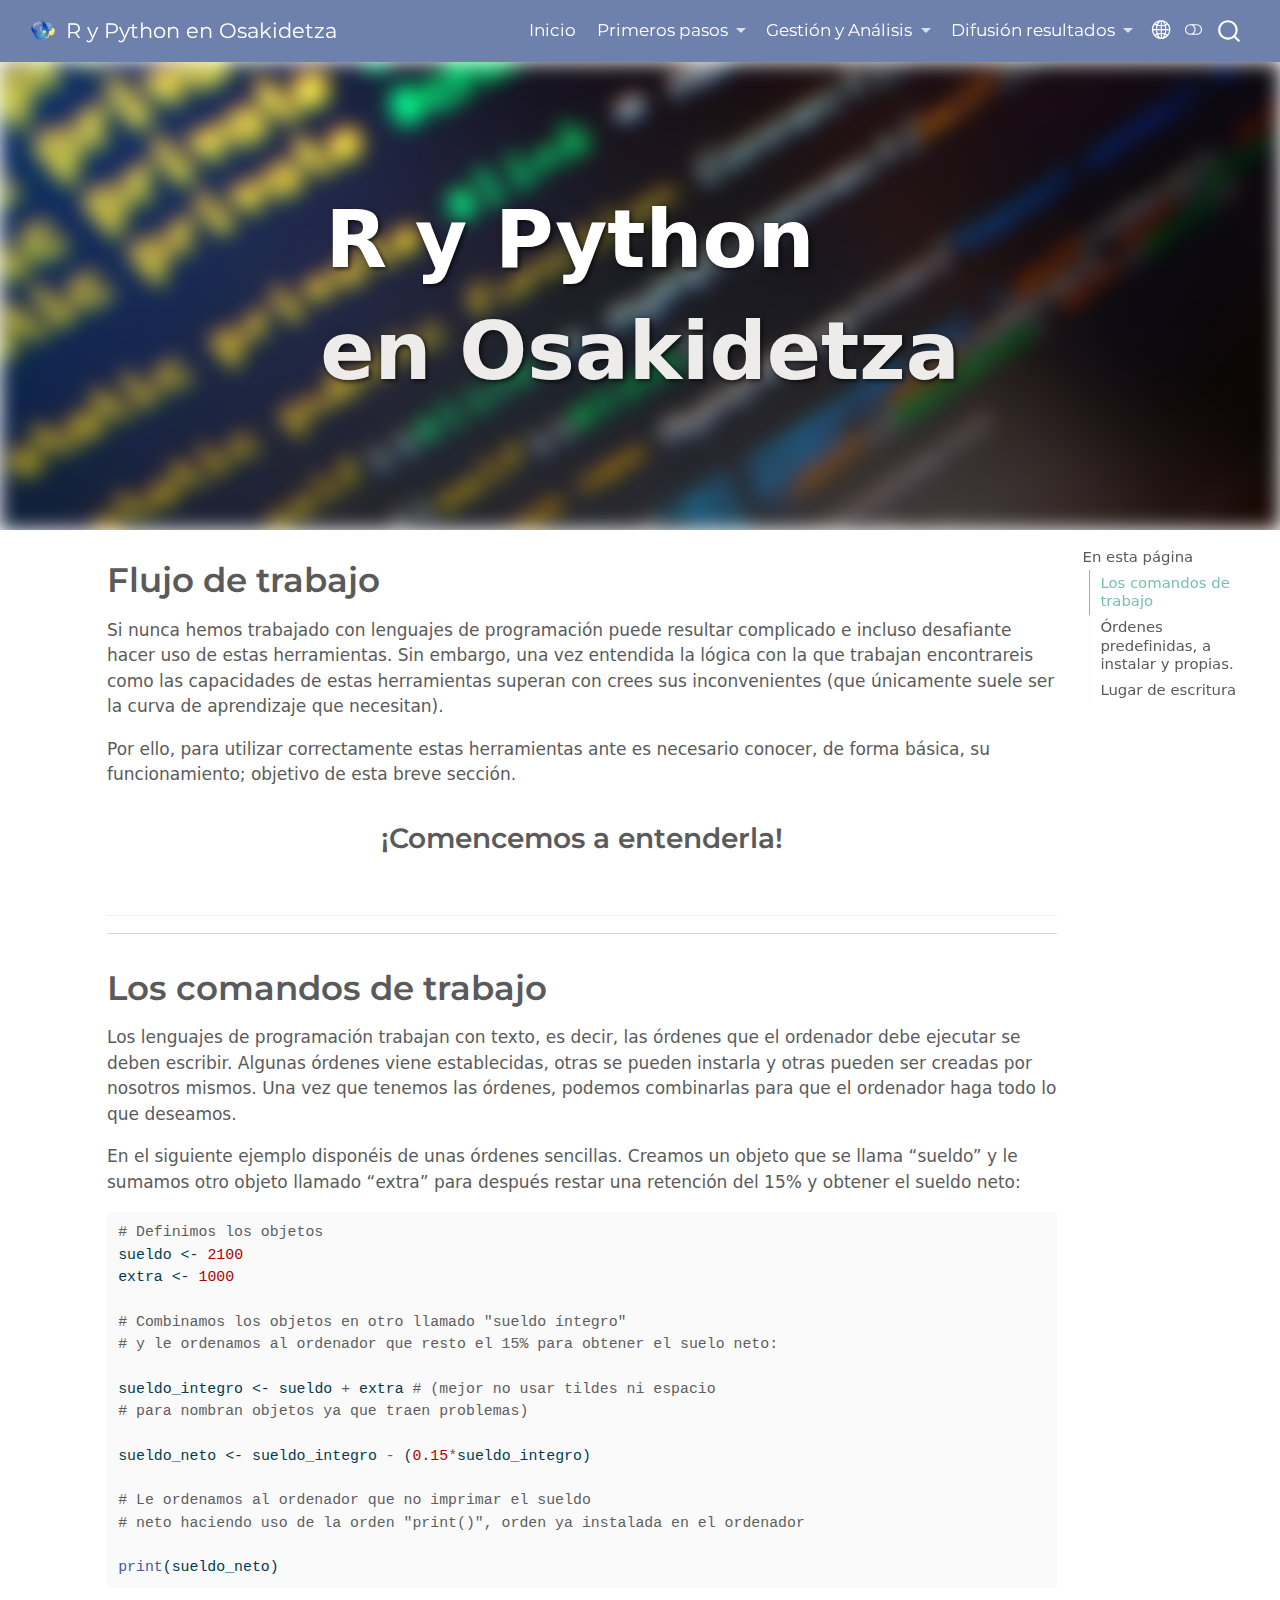
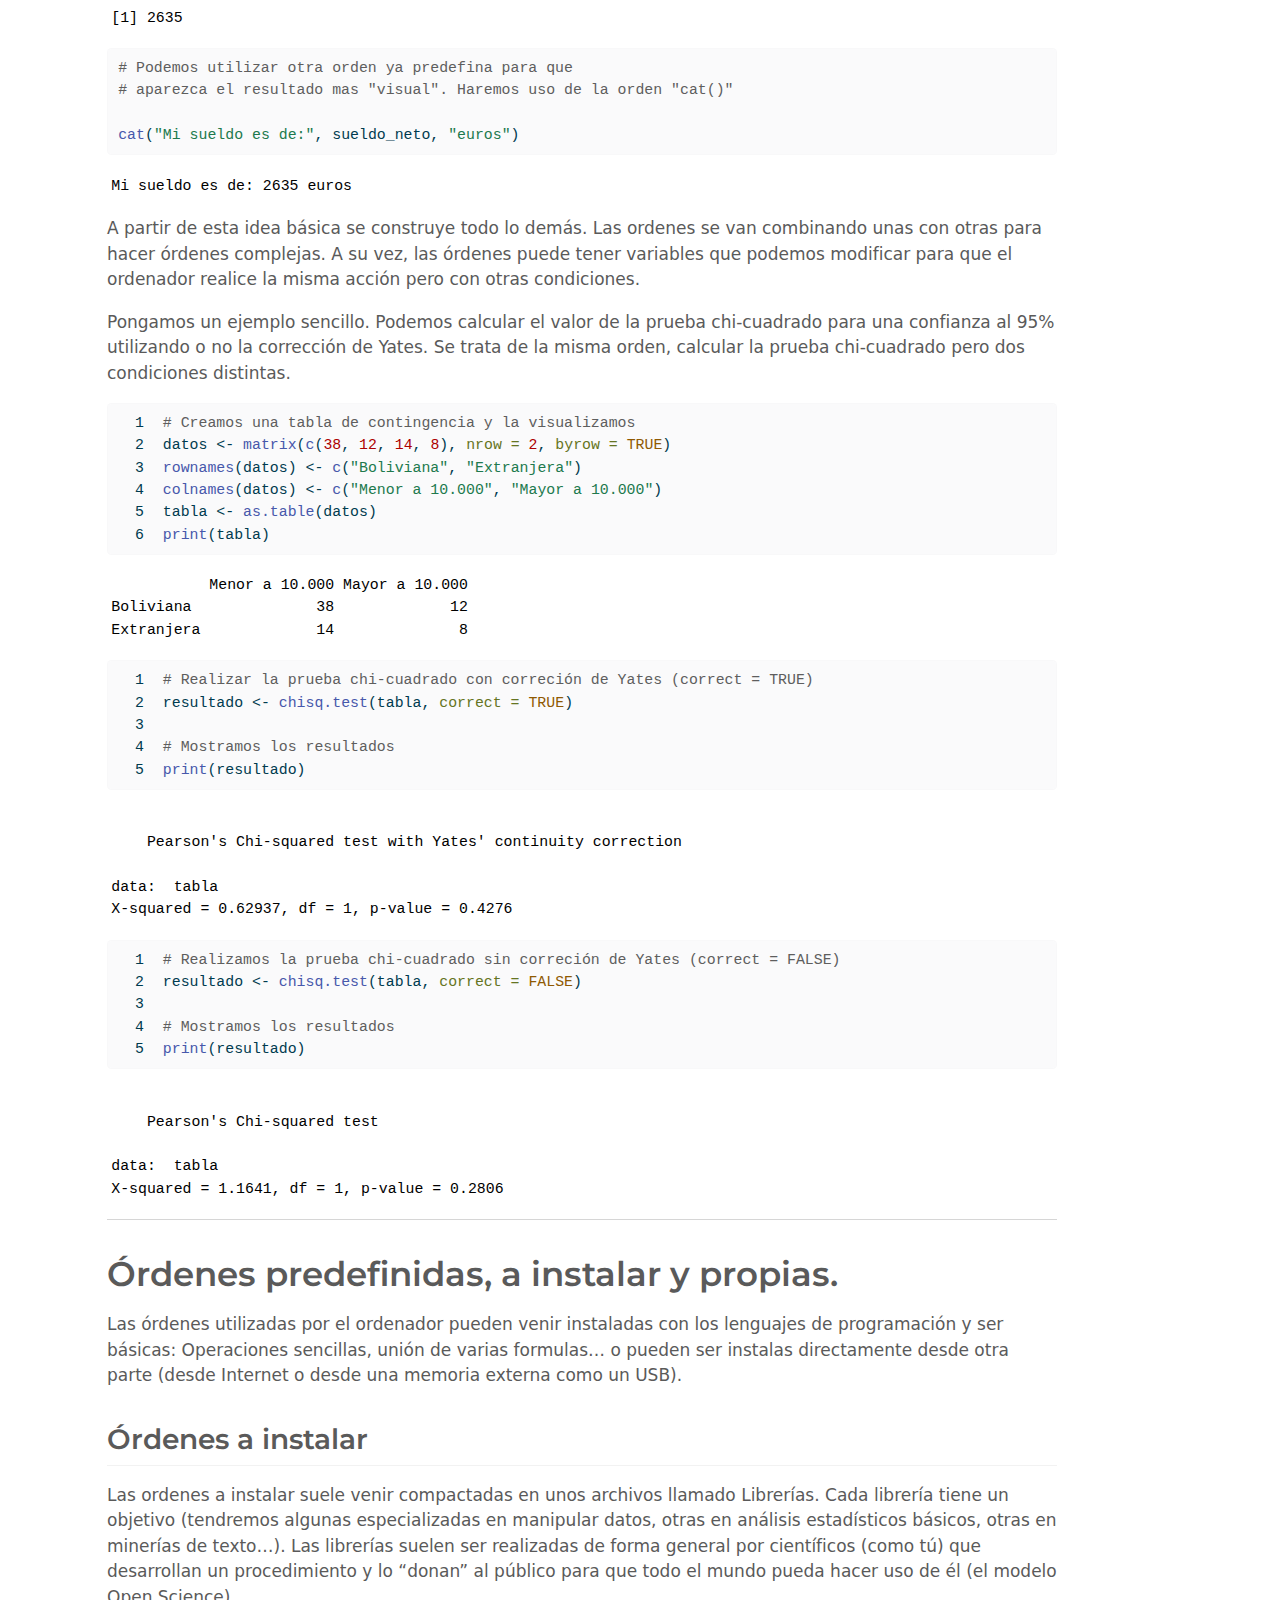
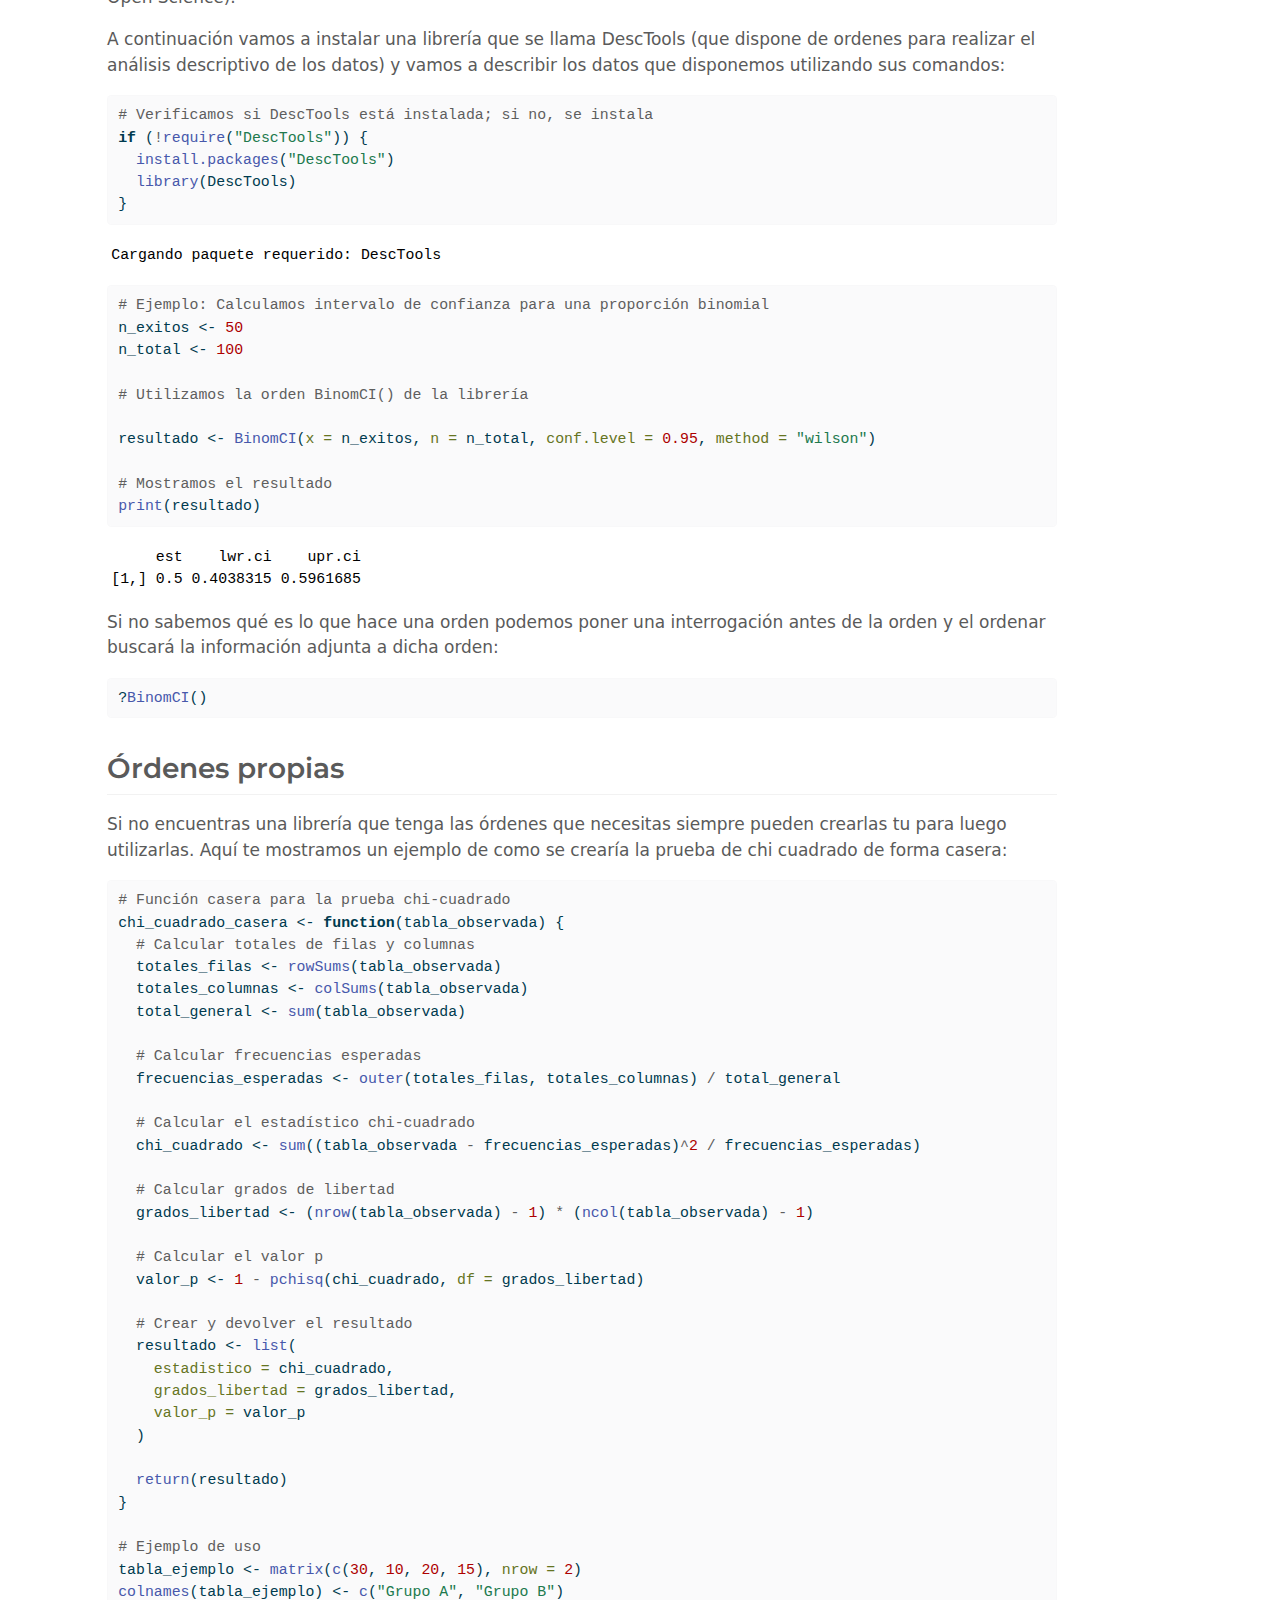
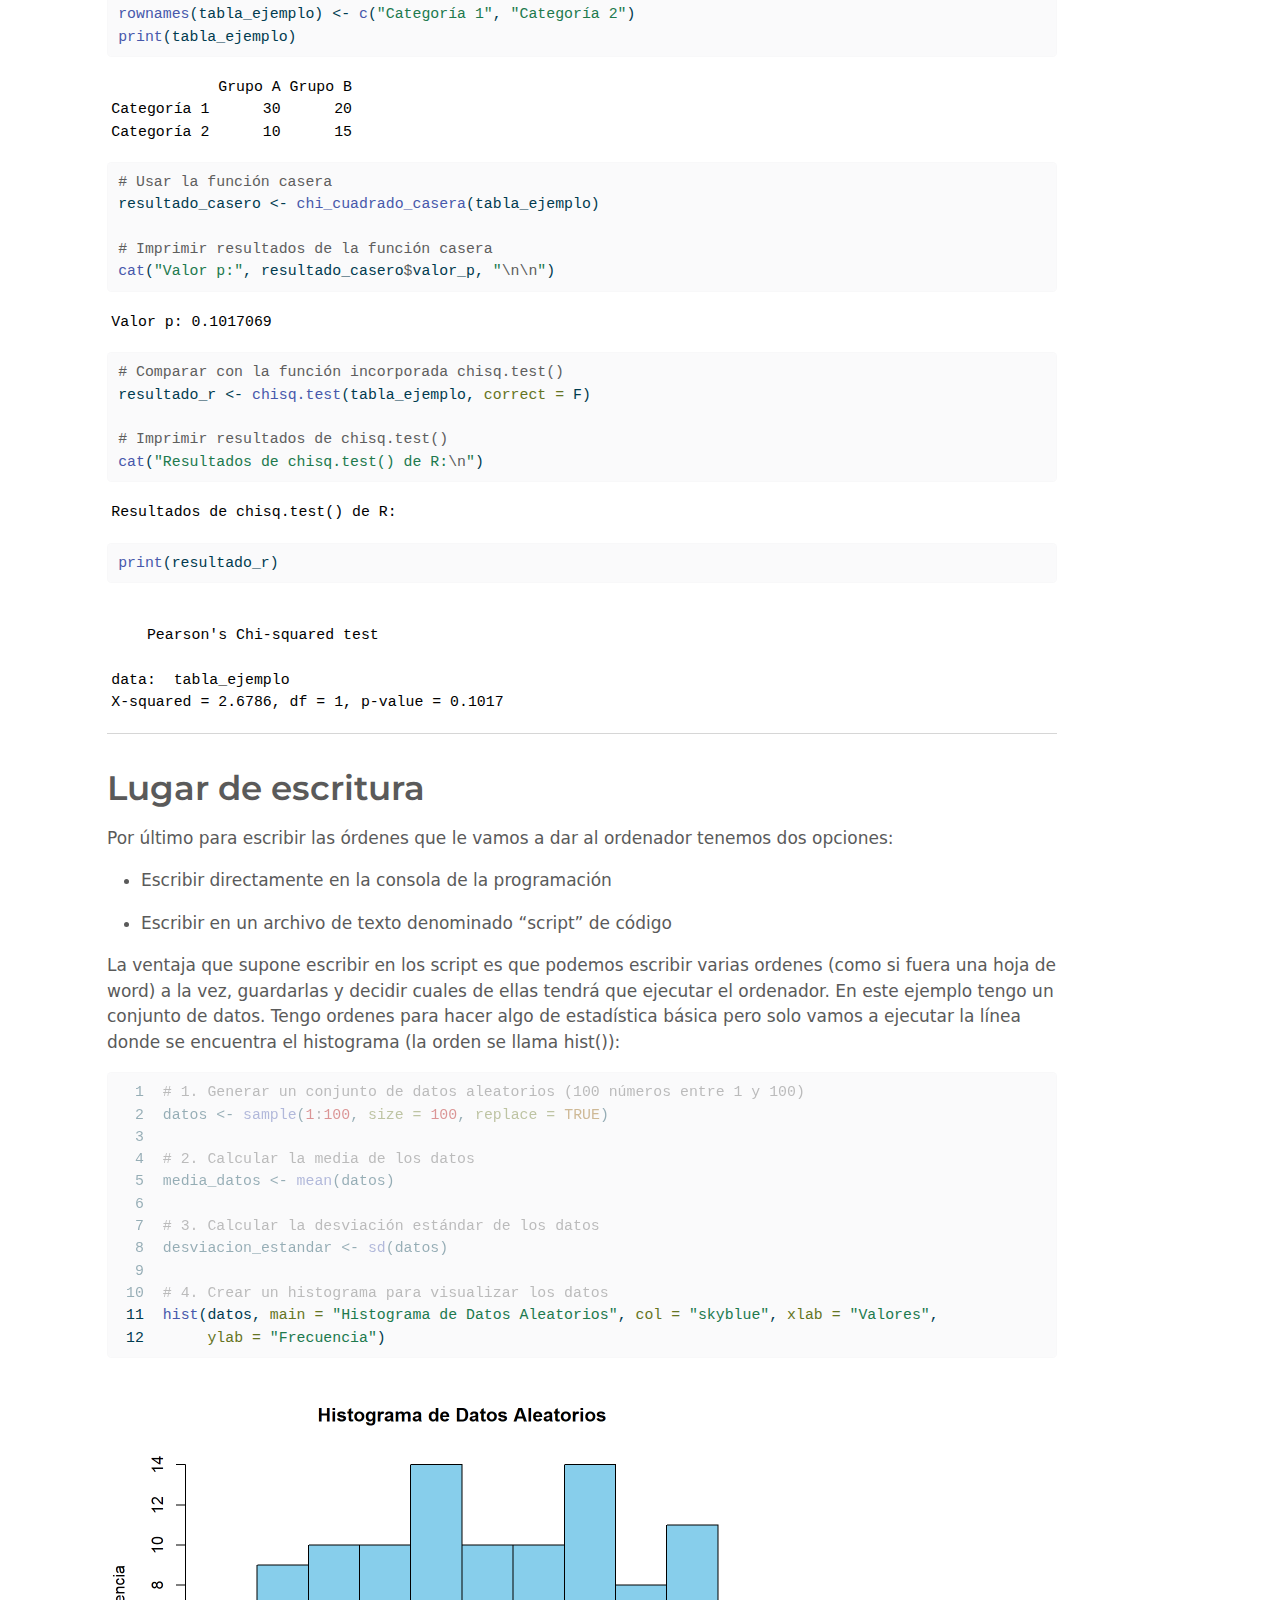
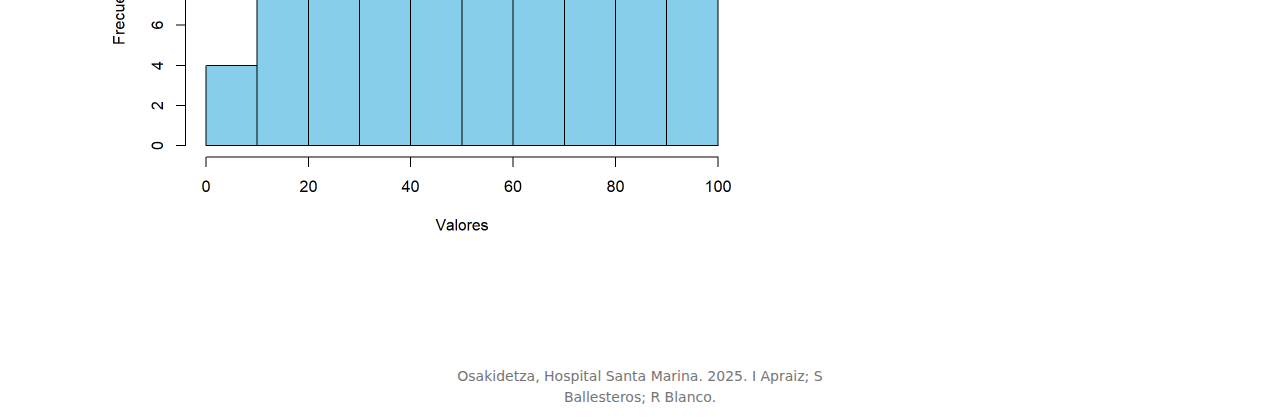
<file: docs/flujo_trabajo.html>
<!DOCTYPE html>
<html xmlns="http://www.w3.org/1999/xhtml" lang="es" xml:lang="es"><head>

<meta charset="utf-8">
<meta name="generator" content="quarto-1.5.57">

<meta name="viewport" content="width=device-width, initial-scale=1.0, user-scalable=yes">


<title>Flujo de trabajo – R y Python en Osakidetza</title>
<style>
code{white-space: pre-wrap;}
span.smallcaps{font-variant: small-caps;}
div.columns{display: flex; gap: min(4vw, 1.5em);}
div.column{flex: auto; overflow-x: auto;}
div.hanging-indent{margin-left: 1.5em; text-indent: -1.5em;}
ul.task-list{list-style: none;}
ul.task-list li input[type="checkbox"] {
  width: 0.8em;
  margin: 0 0.8em 0.2em -1em; /* quarto-specific, see https://github.com/quarto-dev/quarto-cli/issues/4556 */ 
  vertical-align: middle;
}
/* CSS for syntax highlighting */
pre > code.sourceCode { white-space: pre; position: relative; }
pre > code.sourceCode > span { line-height: 1.25; }
pre > code.sourceCode > span:empty { height: 1.2em; }
.sourceCode { overflow: visible; }
code.sourceCode > span { color: inherit; text-decoration: inherit; }
div.sourceCode { margin: 1em 0; }
pre.sourceCode { margin: 0; }
@media screen {
div.sourceCode { overflow: auto; }
}
@media print {
pre > code.sourceCode { white-space: pre-wrap; }
pre > code.sourceCode > span { display: inline-block; text-indent: -5em; padding-left: 5em; }
}
pre.numberSource code
  { counter-reset: source-line 0; }
pre.numberSource code > span
  { position: relative; left: -4em; counter-increment: source-line; }
pre.numberSource code > span > a:first-child::before
  { content: counter(source-line);
    position: relative; left: -1em; text-align: right; vertical-align: baseline;
    border: none; display: inline-block;
    -webkit-touch-callout: none; -webkit-user-select: none;
    -khtml-user-select: none; -moz-user-select: none;
    -ms-user-select: none; user-select: none;
    padding: 0 4px; width: 4em;
  }
pre.numberSource { margin-left: 3em;  padding-left: 4px; }
div.sourceCode
  {   }
@media screen {
pre > code.sourceCode > span > a:first-child::before { text-decoration: underline; }
}
</style>


<script src="site_libs/quarto-nav/quarto-nav.js"></script>
<script src="site_libs/quarto-nav/headroom.min.js"></script>
<script src="site_libs/clipboard/clipboard.min.js"></script>
<script src="site_libs/quarto-search/autocomplete.umd.js"></script>
<script src="site_libs/quarto-search/fuse.min.js"></script>
<script src="site_libs/quarto-search/quarto-search.js"></script>
<meta name="quarto:offset" content="./">
<link href="./Logo_2.png" rel="icon" type="image/png">
<script src="site_libs/quarto-html/quarto.js"></script>
<script src="site_libs/quarto-html/popper.min.js"></script>
<script src="site_libs/quarto-html/tippy.umd.min.js"></script>
<script src="site_libs/quarto-html/anchor.min.js"></script>
<link href="site_libs/quarto-html/tippy.css" rel="stylesheet">
<link href="site_libs/quarto-html/quarto-syntax-highlighting.css" rel="stylesheet" class="quarto-color-scheme" id="quarto-text-highlighting-styles">
<link href="site_libs/quarto-html/quarto-syntax-highlighting-dark.css" rel="prefetch" class="quarto-color-scheme quarto-color-alternate" id="quarto-text-highlighting-styles">
<script src="site_libs/bootstrap/bootstrap.min.js"></script>
<link href="site_libs/bootstrap/bootstrap-icons.css" rel="stylesheet">
<link href="site_libs/bootstrap/bootstrap.min.css" rel="stylesheet" class="quarto-color-scheme" id="quarto-bootstrap" data-mode="light">
<link href="site_libs/bootstrap/bootstrap-dark.min.css" rel="prefetch" class="quarto-color-scheme quarto-color-alternate" id="quarto-bootstrap" data-mode="dark">
<link href="site_libs/quarto-contrib/line-highlight-1.0.0/line-highlight.css" rel="stylesheet">
<script id="quarto-search-options" type="application/json">{
  "location": "navbar",
  "copy-button": false,
  "collapse-after": 3,
  "panel-placement": "end",
  "type": "overlay",
  "limit": 50,
  "keyboard-shortcut": [
    "f",
    "/",
    "s"
  ],
  "show-item-context": false,
  "language": {
    "search-no-results-text": "Sin resultados",
    "search-matching-documents-text": "documentos encontrados",
    "search-copy-link-title": "Copiar el enlace en la búsqueda",
    "search-hide-matches-text": "Ocultar resultados adicionales",
    "search-more-match-text": "resultado adicional en este documento",
    "search-more-matches-text": "resultados adicionales en este documento",
    "search-clear-button-title": "Borrar",
    "search-text-placeholder": "",
    "search-detached-cancel-button-title": "Cancelar",
    "search-submit-button-title": "Enviar",
    "search-label": "Buscar"
  }
}</script>


  

    

    <meta charset="UTF-8">

      <meta name="viewport" content="width=device-width, initial-scale=1.0">

        <title>Texto sobre imagen difuminada</title>

        <style>

        /* Contenedor general */

        .background-container {

          position: relative; /* Posiciona los elementos dentro del contenedor */

            max-height: 100vh;

            height: 52vh;

            overflow: hidden;

            display: block;

        }

      

      /* Imagen de fondo */

        .background-container img {

          position: absolute;

          top: 0;

          left: 0;

          width: 100%;

          height: 100%;

          object-fit: cover; 

            filter: blur(10px);

        }

      

      /* Texto en primer plano */

        .foreground-text {

          position: relative;

          top: 50%;

          left: 50%; /* Centra el texto horizontalmente */

          transform: translate(-50%, -50%); /* Ajusta el punto de anclaje al centro */

          color: white;

          font-size: 2rem;

          font-weight: bold;

          text-shadow: 2px 2px 5px rgba(0, 0, 0, 0.7); /* Hace el texto más legible */

            z-index: 1; /* Coloca el texto por delante de la imagen */

        }

        .ALA-top {

          position: relative;

          text-align: center;

          font-size: 80px;

          color: #ffffff;

          padding-right: 140px;

          margin-bottom: -0.5rem;

          font-weight: bold;

          padding-top: 0px;

        }



        .ALA-bottom {

          position: relative;

          text-align: center;

          font-size: 80px;

          color: #EEECEA;

          padding-left: 0px;

          font-weight: bold;

          filter: blur(0px);

        }

      </style>

        </head>

        <body class="nav-fixed">

        <div class="background-container">

          <img src="Inicio.jpg" alt="Fondo difuminado">

            <div class="foreground-text">

              <div class="ALA-top">R y Python</div>

              <div class="ALA-bottom">en Osakidetza</div>

            </div>

              </div>

              

              

              


<link rel="stylesheet" href="styles.css">




<div id="quarto-search-results"></div>
  <header id="quarto-header" class="headroom fixed-top">
    <nav class="navbar navbar-expand-lg " data-bs-theme="dark">
      <div class="navbar-container container-fluid">
      <div class="navbar-brand-container mx-auto">
    <a href="./index.html" class="navbar-brand navbar-brand-logo">
    <img src="./imagenes/Logo_2.png" alt="" class="navbar-logo">
    </a>
    <a class="navbar-brand" href="./index.html">
    <span class="navbar-title">R y Python en Osakidetza</span>
    </a>
  </div>
            <div id="quarto-search" class="" title="Buscar"></div>
          <button class="navbar-toggler" type="button" data-bs-toggle="collapse" data-bs-target="#navbarCollapse" aria-controls="navbarCollapse" role="menu" aria-expanded="false" aria-label="Navegación de palanca" onclick="if (window.quartoToggleHeadroom) { window.quartoToggleHeadroom(); }">
  <span class="navbar-toggler-icon"></span>
</button>
          <div class="collapse navbar-collapse" id="navbarCollapse">
            <ul class="navbar-nav navbar-nav-scroll ms-auto">
  <li class="nav-item">
    <a class="nav-link" href="./index.html"> 
<span class="menu-text">Inicio</span></a>
  </li>  
  <li class="nav-item dropdown ">
    <a class="nav-link dropdown-toggle" href="#" id="nav-menu-primeros-pasos" role="link" data-bs-toggle="dropdown" aria-expanded="false">
 <span class="menu-text">Primeros pasos</span>
    </a>
    <ul class="dropdown-menu dropdown-menu-end" aria-labelledby="nav-menu-primeros-pasos">    
        <li>
    <a class="dropdown-item" href="./flujo_trabajo.html">
 <span class="dropdown-text">Flujo de trabajo</span></a>
  </li>  
        <li>
    <a class="dropdown-item" href="./interfaz_trabajo.html">
 <span class="dropdown-text">Interfaces</span></a>
  </li>  
    </ul>
  </li>
  <li class="nav-item dropdown ">
    <a class="nav-link dropdown-toggle" href="#" id="nav-menu-gestión-y-análisis" role="link" data-bs-toggle="dropdown" aria-expanded="false">
 <span class="menu-text">Gestión y Análisis</span>
    </a>
    <ul class="dropdown-menu dropdown-menu-end" aria-labelledby="nav-menu-gestión-y-análisis">    
        <li>
    <a class="dropdown-item" href="./Gestion_dato.html">
 <span class="dropdown-text">Obtención y gestión Datos</span></a>
  </li>  
        <li>
    <a class="dropdown-item" href="./estadistica.html">
 <span class="dropdown-text">Análisis estadísticos</span></a>
  </li>  
        <li>
    <a class="dropdown-item" href="./mas_usos.html">
 <span class="dropdown-text">Más usos</span></a>
  </li>  
    </ul>
  </li>
  <li class="nav-item dropdown ">
    <a class="nav-link dropdown-toggle" href="#" id="nav-menu-difusión-resultados" role="link" data-bs-toggle="dropdown" aria-expanded="false">
 <span class="menu-text">Difusión resultados</span>
    </a>
    <ul class="dropdown-menu dropdown-menu-end" aria-labelledby="nav-menu-difusión-resultados">    
        <li>
    <a class="dropdown-item" href="./difusion_propia.html">
 <span class="dropdown-text">Difusión propia</span></a>
  </li>  
        <li>
    <a class="dropdown-item" href="./difusion_externa.html">
 <span class="dropdown-text">Difusión de conocimientos</span></a>
  </li>  
    </ul>
  </li>
  <li class="nav-item compact">
    <a class="nav-link" href="https://www.osakidetza.euskadi.eus/portada-hospital-santa-marina/"> <i class="bi bi-globe2" role="img">
</i> 
<span class="menu-text"></span></a>
  </li>  
</ul>
          </div> <!-- /navcollapse -->
            <div class="quarto-navbar-tools">
  <a href="" class="quarto-color-scheme-toggle quarto-navigation-tool  px-1" onclick="window.quartoToggleColorScheme(); return false;" title="Alternar modo oscuro"><i class="bi"></i></a>
</div>
      </div> <!-- /container-fluid -->
    </nav>
</header>
<!-- content -->
<div id="quarto-content" class="quarto-container page-columns page-rows-contents page-layout-article page-navbar">
<!-- sidebar -->
<!-- margin-sidebar -->
    <div id="quarto-margin-sidebar" class="sidebar margin-sidebar">
        <nav id="TOC" role="doc-toc" class="toc-active">
    <h2 id="toc-title">En esta página</h2>
   
  <ul>
  <li><a href="#los-comandos-de-trabajo" id="toc-los-comandos-de-trabajo" class="nav-link active" data-scroll-target="#los-comandos-de-trabajo">Los comandos de trabajo</a></li>
  <li><a href="#órdenes-predefinidas-a-instalar-y-propias." id="toc-órdenes-predefinidas-a-instalar-y-propias." class="nav-link" data-scroll-target="#órdenes-predefinidas-a-instalar-y-propias.">Órdenes predefinidas, a instalar y propias.</a>
  <ul class="collapse">
  <li><a href="#órdenes-a-instalar" id="toc-órdenes-a-instalar" class="nav-link" data-scroll-target="#órdenes-a-instalar">Órdenes a instalar</a></li>
  <li><a href="#órdenes-propias" id="toc-órdenes-propias" class="nav-link" data-scroll-target="#órdenes-propias">Órdenes propias</a></li>
  </ul></li>
  <li><a href="#lugar-de-escritura" id="toc-lugar-de-escritura" class="nav-link" data-scroll-target="#lugar-de-escritura">Lugar de escritura</a></li>
  </ul>
</nav>
    </div>
<!-- main -->
<main class="content" id="quarto-document-content">

<header id="title-block-header" class="quarto-title-block default">
<div class="quarto-title">
<h1 class="title">Flujo de trabajo</h1>
</div>



<div class="quarto-title-meta">

    
  
    
  </div>
  


</header>


<p>Si nunca hemos trabajado con lenguajes de programación puede resultar complicado e incluso desafiante hacer uso de estas herramientas. Sin embargo, una vez entendida la lógica con la que trabajan encontrareis como las capacidades de estas herramientas superan con crees sus inconvenientes (que únicamente suele ser la curva de aprendizaje que necesitan).</p>
<p>Por ello, para utilizar correctamente estas herramientas ante es necesario conocer, de forma básica, su funcionamiento; objetivo de esta breve sección.</p>
<center>
<h2 class="anchored">
<p style="color: green;">
</p><p>¡Comencemos a entenderla!</p>
<p></p>
</h2></center>

<hr>
<section id="los-comandos-de-trabajo" class="level1">
<h1>Los comandos de trabajo</h1>
<p>Los lenguajes de programación trabajan con texto, es decir, las órdenes que el ordenador debe ejecutar se deben escribir. Algunas órdenes viene establecidas, otras se pueden instarla y otras pueden ser creadas por nosotros mismos. Una vez que tenemos las órdenes, podemos combinarlas para que el ordenador haga todo lo que deseamos.</p>
<p>En el siguiente ejemplo disponéis de unas órdenes sencillas. Creamos un objeto que se llama “sueldo” y le sumamos otro objeto llamado “extra” para después restar una retención del 15% y obtener el sueldo neto:</p>
<div class="cell">
<div class="sourceCode cell-code" id="cb1" data-source-line-numbers="nil" data-code-line-numbers="nil"><pre class="sourceCode r code-with-copy"><code class="sourceCode r"><span id="cb1-1"><a href="#cb1-1" aria-hidden="true" tabindex="-1"></a><span class="co"># Definimos los objetos</span></span>
<span id="cb1-2"><a href="#cb1-2" aria-hidden="true" tabindex="-1"></a>sueldo <span class="ot">&lt;-</span> <span class="dv">2100</span></span>
<span id="cb1-3"><a href="#cb1-3" aria-hidden="true" tabindex="-1"></a>extra <span class="ot">&lt;-</span> <span class="dv">1000</span></span>
<span id="cb1-4"><a href="#cb1-4" aria-hidden="true" tabindex="-1"></a></span>
<span id="cb1-5"><a href="#cb1-5" aria-hidden="true" tabindex="-1"></a><span class="co"># Combinamos los objetos en otro llamado "sueldo íntegro" </span></span>
<span id="cb1-6"><a href="#cb1-6" aria-hidden="true" tabindex="-1"></a><span class="co"># y le ordenamos al ordenador que resto el 15% para obtener el suelo neto:</span></span>
<span id="cb1-7"><a href="#cb1-7" aria-hidden="true" tabindex="-1"></a></span>
<span id="cb1-8"><a href="#cb1-8" aria-hidden="true" tabindex="-1"></a>sueldo_integro <span class="ot">&lt;-</span> sueldo <span class="sc">+</span> extra <span class="co"># (mejor no usar tildes ni espacio </span></span>
<span id="cb1-9"><a href="#cb1-9" aria-hidden="true" tabindex="-1"></a><span class="co"># para nombran objetos ya que traen problemas)</span></span>
<span id="cb1-10"><a href="#cb1-10" aria-hidden="true" tabindex="-1"></a></span>
<span id="cb1-11"><a href="#cb1-11" aria-hidden="true" tabindex="-1"></a>sueldo_neto <span class="ot">&lt;-</span> sueldo_integro <span class="sc">-</span> (<span class="fl">0.15</span><span class="sc">*</span>sueldo_integro)</span>
<span id="cb1-12"><a href="#cb1-12" aria-hidden="true" tabindex="-1"></a></span>
<span id="cb1-13"><a href="#cb1-13" aria-hidden="true" tabindex="-1"></a><span class="co"># Le ordenamos al ordenador que no imprimar el sueldo </span></span>
<span id="cb1-14"><a href="#cb1-14" aria-hidden="true" tabindex="-1"></a><span class="co"># neto haciendo uso de la orden "print()", orden ya instalada en el ordenador</span></span>
<span id="cb1-15"><a href="#cb1-15" aria-hidden="true" tabindex="-1"></a></span>
<span id="cb1-16"><a href="#cb1-16" aria-hidden="true" tabindex="-1"></a><span class="fu">print</span>(sueldo_neto)</span></code><button title="Copiar al portapapeles" class="code-copy-button"><i class="bi"></i></button></pre></div>
<div class="cell-output cell-output-stdout">
<pre data-code-line-numbers=""><code>[1] 2635</code></pre>
</div>
<div class="sourceCode cell-code" id="cb3" data-source-line-numbers="nil" data-code-line-numbers="nil"><pre class="sourceCode r code-with-copy"><code class="sourceCode r"><span id="cb3-1"><a href="#cb3-1" aria-hidden="true" tabindex="-1"></a><span class="co"># Podemos utilizar otra orden ya predefina para que </span></span>
<span id="cb3-2"><a href="#cb3-2" aria-hidden="true" tabindex="-1"></a><span class="co"># aparezca el resultado mas "visual". Haremos uso de la orden "cat()"</span></span>
<span id="cb3-3"><a href="#cb3-3" aria-hidden="true" tabindex="-1"></a></span>
<span id="cb3-4"><a href="#cb3-4" aria-hidden="true" tabindex="-1"></a><span class="fu">cat</span>(<span class="st">"Mi sueldo es de:"</span>, sueldo_neto, <span class="st">"euros"</span>)</span></code><button title="Copiar al portapapeles" class="code-copy-button"><i class="bi"></i></button></pre></div>
<div class="cell-output cell-output-stdout">
<pre data-code-line-numbers=""><code>Mi sueldo es de: 2635 euros</code></pre>
</div>
</div>
<p>A partir de esta idea básica se construye todo lo demás. Las ordenes se van combinando unas con otras para hacer órdenes complejas. A su vez, las órdenes puede tener variables que podemos modificar para que el ordenador realice la misma acción pero con otras condiciones.</p>
<p>Pongamos un ejemplo sencillo. Podemos calcular el valor de la prueba chi-cuadrado para una confianza al 95% utilizando o no la corrección de Yates. Se trata de la misma orden, calcular la prueba chi-cuadrado pero dos condiciones distintas.</p>
<div class="cell" data-source-line-numbers="11,17">
<div class="sourceCode cell-code" id="cb5" data-source-line-numbers="11,17" data-code-line-numbers="11,17"><pre class="sourceCode numberSource r numberLines code-with-copy"><code class="sourceCode r"><span id="cb5-1"><a href="#cb5-1"></a><span class="co"># Creamos una tabla de contingencia y la visualizamos</span></span>
<span id="cb5-2"><a href="#cb5-2"></a>datos <span class="ot">&lt;-</span> <span class="fu">matrix</span>(<span class="fu">c</span>(<span class="dv">38</span>, <span class="dv">12</span>, <span class="dv">14</span>, <span class="dv">8</span>), <span class="at">nrow =</span> <span class="dv">2</span>, <span class="at">byrow =</span> <span class="cn">TRUE</span>)</span>
<span id="cb5-3"><a href="#cb5-3"></a><span class="fu">rownames</span>(datos) <span class="ot">&lt;-</span> <span class="fu">c</span>(<span class="st">"Boliviana"</span>, <span class="st">"Extranjera"</span>)</span>
<span id="cb5-4"><a href="#cb5-4"></a><span class="fu">colnames</span>(datos) <span class="ot">&lt;-</span> <span class="fu">c</span>(<span class="st">"Menor a 10.000"</span>, <span class="st">"Mayor a 10.000"</span>)</span>
<span id="cb5-5"><a href="#cb5-5"></a>tabla <span class="ot">&lt;-</span> <span class="fu">as.table</span>(datos)</span>
<span id="cb5-6"><a href="#cb5-6"></a><span class="fu">print</span>(tabla)</span></code><button title="Copiar al portapapeles" class="code-copy-button"><i class="bi"></i></button></pre></div>
<div class="cell-output cell-output-stdout">
<pre data-code-line-numbers=""><code>           Menor a 10.000 Mayor a 10.000
Boliviana              38             12
Extranjera             14              8</code></pre>
</div>
<div class="sourceCode cell-code" id="cb7" data-source-line-numbers="11,17" data-code-line-numbers="11,17"><pre class="sourceCode numberSource r numberLines code-with-copy"><code class="sourceCode r"><span id="cb7-1"><a href="#cb7-1"></a><span class="co"># Realizar la prueba chi-cuadrado con correción de Yates (correct = TRUE)</span></span>
<span id="cb7-2"><a href="#cb7-2"></a>resultado <span class="ot">&lt;-</span> <span class="fu">chisq.test</span>(tabla, <span class="at">correct =</span> <span class="cn">TRUE</span>)</span>
<span id="cb7-3"><a href="#cb7-3"></a></span>
<span id="cb7-4"><a href="#cb7-4"></a><span class="co"># Mostramos los resultados</span></span>
<span id="cb7-5"><a href="#cb7-5"></a><span class="fu">print</span>(resultado)</span></code><button title="Copiar al portapapeles" class="code-copy-button"><i class="bi"></i></button></pre></div>
<div class="cell-output cell-output-stdout">
<pre data-code-line-numbers=""><code>
    Pearson's Chi-squared test with Yates' continuity correction

data:  tabla
X-squared = 0.62937, df = 1, p-value = 0.4276</code></pre>
</div>
<div class="sourceCode cell-code" id="cb9" data-source-line-numbers="11,17" data-code-line-numbers="11,17"><pre class="sourceCode numberSource r numberLines code-with-copy"><code class="sourceCode r"><span id="cb9-1"><a href="#cb9-1"></a><span class="co"># Realizamos la prueba chi-cuadrado sin correción de Yates (correct = FALSE)</span></span>
<span id="cb9-2"><a href="#cb9-2"></a>resultado <span class="ot">&lt;-</span> <span class="fu">chisq.test</span>(tabla, <span class="at">correct =</span> <span class="cn">FALSE</span>)</span>
<span id="cb9-3"><a href="#cb9-3"></a></span>
<span id="cb9-4"><a href="#cb9-4"></a><span class="co"># Mostramos los resultados</span></span>
<span id="cb9-5"><a href="#cb9-5"></a><span class="fu">print</span>(resultado)</span></code><button title="Copiar al portapapeles" class="code-copy-button"><i class="bi"></i></button></pre></div>
<div class="cell-output cell-output-stdout">
<pre data-code-line-numbers=""><code>
    Pearson's Chi-squared test

data:  tabla
X-squared = 1.1641, df = 1, p-value = 0.2806</code></pre>
</div>
</div>
<hr>
</section>
<section id="órdenes-predefinidas-a-instalar-y-propias." class="level1">
<h1>Órdenes predefinidas, a instalar y propias.</h1>
<p>Las órdenes utilizadas por el ordenador pueden venir instaladas con los lenguajes de programación y ser básicas: Operaciones sencillas, unión de varias formulas… o pueden ser instalas directamente desde otra parte (desde Internet o desde una memoria externa como un USB).</p>
<section id="órdenes-a-instalar" class="level2">
<h2 class="anchored" data-anchor-id="órdenes-a-instalar">Órdenes a instalar</h2>
<p>Las ordenes a instalar suele venir compactadas en unos archivos llamado Librerías. Cada librería tiene un objetivo (tendremos algunas especializadas en manipular datos, otras en análisis estadísticos básicos, otras en minerías de texto…). Las librerías suelen ser realizadas de forma general por científicos (como tú) que desarrollan un procedimiento y lo “donan” al público para que todo el mundo pueda hacer uso de él (el modelo Open Science).</p>
<p>A continuación vamos a instalar una librería que se llama DescTools (que dispone de ordenes para realizar el análisis descriptivo de los datos) y vamos a describir los datos que disponemos utilizando sus comandos:</p>
<div class="cell">
<div class="sourceCode cell-code" id="cb11" data-source-line-numbers="nil" data-code-line-numbers="nil"><pre class="sourceCode r code-with-copy"><code class="sourceCode r"><span id="cb11-1"><a href="#cb11-1" aria-hidden="true" tabindex="-1"></a><span class="co"># Verificamos si DescTools está instalada; si no, se instala</span></span>
<span id="cb11-2"><a href="#cb11-2" aria-hidden="true" tabindex="-1"></a><span class="cf">if</span> (<span class="sc">!</span><span class="fu">require</span>(<span class="st">"DescTools"</span>)) {</span>
<span id="cb11-3"><a href="#cb11-3" aria-hidden="true" tabindex="-1"></a>  <span class="fu">install.packages</span>(<span class="st">"DescTools"</span>)</span>
<span id="cb11-4"><a href="#cb11-4" aria-hidden="true" tabindex="-1"></a>  <span class="fu">library</span>(DescTools)</span>
<span id="cb11-5"><a href="#cb11-5" aria-hidden="true" tabindex="-1"></a>}</span></code><button title="Copiar al portapapeles" class="code-copy-button"><i class="bi"></i></button></pre></div>
<div class="cell-output cell-output-stderr">
<pre data-code-line-numbers=""><code>Cargando paquete requerido: DescTools</code></pre>
</div>
<div class="sourceCode cell-code" id="cb13" data-source-line-numbers="nil" data-code-line-numbers="nil"><pre class="sourceCode r code-with-copy"><code class="sourceCode r"><span id="cb13-1"><a href="#cb13-1" aria-hidden="true" tabindex="-1"></a><span class="co"># Ejemplo: Calculamos intervalo de confianza para una proporción binomial</span></span>
<span id="cb13-2"><a href="#cb13-2" aria-hidden="true" tabindex="-1"></a>n_exitos <span class="ot">&lt;-</span> <span class="dv">50</span></span>
<span id="cb13-3"><a href="#cb13-3" aria-hidden="true" tabindex="-1"></a>n_total <span class="ot">&lt;-</span> <span class="dv">100</span></span>
<span id="cb13-4"><a href="#cb13-4" aria-hidden="true" tabindex="-1"></a></span>
<span id="cb13-5"><a href="#cb13-5" aria-hidden="true" tabindex="-1"></a><span class="co"># Utilizamos la orden BinomCI() de la librería</span></span>
<span id="cb13-6"><a href="#cb13-6" aria-hidden="true" tabindex="-1"></a></span>
<span id="cb13-7"><a href="#cb13-7" aria-hidden="true" tabindex="-1"></a>resultado <span class="ot">&lt;-</span> <span class="fu">BinomCI</span>(<span class="at">x =</span> n_exitos, <span class="at">n =</span> n_total, <span class="at">conf.level =</span> <span class="fl">0.95</span>, <span class="at">method =</span> <span class="st">"wilson"</span>)</span>
<span id="cb13-8"><a href="#cb13-8" aria-hidden="true" tabindex="-1"></a></span>
<span id="cb13-9"><a href="#cb13-9" aria-hidden="true" tabindex="-1"></a><span class="co"># Mostramos el resultado</span></span>
<span id="cb13-10"><a href="#cb13-10" aria-hidden="true" tabindex="-1"></a><span class="fu">print</span>(resultado)</span></code><button title="Copiar al portapapeles" class="code-copy-button"><i class="bi"></i></button></pre></div>
<div class="cell-output cell-output-stdout">
<pre data-code-line-numbers=""><code>     est    lwr.ci    upr.ci
[1,] 0.5 0.4038315 0.5961685</code></pre>
</div>
</div>
<p>Si no sabemos qué es lo que hace una orden podemos poner una interrogación antes de la orden y el ordenar buscará la información adjunta a dicha orden:</p>
<div class="cell">
<div class="sourceCode cell-code" id="cb15" data-source-line-numbers="nil" data-code-line-numbers="nil"><pre class="sourceCode r code-with-copy"><code class="sourceCode r"><span id="cb15-1"><a href="#cb15-1" aria-hidden="true" tabindex="-1"></a>?<span class="fu">BinomCI</span>()</span></code><button title="Copiar al portapapeles" class="code-copy-button"><i class="bi"></i></button></pre></div>
</div>
</section>
<section id="órdenes-propias" class="level2">
<h2 class="anchored" data-anchor-id="órdenes-propias">Órdenes propias</h2>
<p>Si no encuentras una librería que tenga las órdenes que necesitas siempre pueden crearlas tu para luego utilizarlas. Aquí te mostramos un ejemplo de como se crearía la prueba de chi cuadrado de forma casera:</p>
<div class="cell">
<div class="sourceCode cell-code" id="cb16" data-source-line-numbers="nil" data-code-line-numbers="nil"><pre class="sourceCode r code-with-copy"><code class="sourceCode r"><span id="cb16-1"><a href="#cb16-1" aria-hidden="true" tabindex="-1"></a><span class="co"># Función casera para la prueba chi-cuadrado</span></span>
<span id="cb16-2"><a href="#cb16-2" aria-hidden="true" tabindex="-1"></a>chi_cuadrado_casera <span class="ot">&lt;-</span> <span class="cf">function</span>(tabla_observada) {</span>
<span id="cb16-3"><a href="#cb16-3" aria-hidden="true" tabindex="-1"></a>  <span class="co"># Calcular totales de filas y columnas</span></span>
<span id="cb16-4"><a href="#cb16-4" aria-hidden="true" tabindex="-1"></a>  totales_filas <span class="ot">&lt;-</span> <span class="fu">rowSums</span>(tabla_observada)</span>
<span id="cb16-5"><a href="#cb16-5" aria-hidden="true" tabindex="-1"></a>  totales_columnas <span class="ot">&lt;-</span> <span class="fu">colSums</span>(tabla_observada)</span>
<span id="cb16-6"><a href="#cb16-6" aria-hidden="true" tabindex="-1"></a>  total_general <span class="ot">&lt;-</span> <span class="fu">sum</span>(tabla_observada)</span>
<span id="cb16-7"><a href="#cb16-7" aria-hidden="true" tabindex="-1"></a>  </span>
<span id="cb16-8"><a href="#cb16-8" aria-hidden="true" tabindex="-1"></a>  <span class="co"># Calcular frecuencias esperadas</span></span>
<span id="cb16-9"><a href="#cb16-9" aria-hidden="true" tabindex="-1"></a>  frecuencias_esperadas <span class="ot">&lt;-</span> <span class="fu">outer</span>(totales_filas, totales_columnas) <span class="sc">/</span> total_general</span>
<span id="cb16-10"><a href="#cb16-10" aria-hidden="true" tabindex="-1"></a>  </span>
<span id="cb16-11"><a href="#cb16-11" aria-hidden="true" tabindex="-1"></a>  <span class="co"># Calcular el estadístico chi-cuadrado</span></span>
<span id="cb16-12"><a href="#cb16-12" aria-hidden="true" tabindex="-1"></a>  chi_cuadrado <span class="ot">&lt;-</span> <span class="fu">sum</span>((tabla_observada <span class="sc">-</span> frecuencias_esperadas)<span class="sc">^</span><span class="dv">2</span> <span class="sc">/</span> frecuencias_esperadas)</span>
<span id="cb16-13"><a href="#cb16-13" aria-hidden="true" tabindex="-1"></a>  </span>
<span id="cb16-14"><a href="#cb16-14" aria-hidden="true" tabindex="-1"></a>  <span class="co"># Calcular grados de libertad</span></span>
<span id="cb16-15"><a href="#cb16-15" aria-hidden="true" tabindex="-1"></a>  grados_libertad <span class="ot">&lt;-</span> (<span class="fu">nrow</span>(tabla_observada) <span class="sc">-</span> <span class="dv">1</span>) <span class="sc">*</span> (<span class="fu">ncol</span>(tabla_observada) <span class="sc">-</span> <span class="dv">1</span>)</span>
<span id="cb16-16"><a href="#cb16-16" aria-hidden="true" tabindex="-1"></a>  </span>
<span id="cb16-17"><a href="#cb16-17" aria-hidden="true" tabindex="-1"></a>  <span class="co"># Calcular el valor p</span></span>
<span id="cb16-18"><a href="#cb16-18" aria-hidden="true" tabindex="-1"></a>  valor_p <span class="ot">&lt;-</span> <span class="dv">1</span> <span class="sc">-</span> <span class="fu">pchisq</span>(chi_cuadrado, <span class="at">df =</span> grados_libertad)</span>
<span id="cb16-19"><a href="#cb16-19" aria-hidden="true" tabindex="-1"></a>  </span>
<span id="cb16-20"><a href="#cb16-20" aria-hidden="true" tabindex="-1"></a>  <span class="co"># Crear y devolver el resultado</span></span>
<span id="cb16-21"><a href="#cb16-21" aria-hidden="true" tabindex="-1"></a>  resultado <span class="ot">&lt;-</span> <span class="fu">list</span>(</span>
<span id="cb16-22"><a href="#cb16-22" aria-hidden="true" tabindex="-1"></a>    <span class="at">estadistico =</span> chi_cuadrado,</span>
<span id="cb16-23"><a href="#cb16-23" aria-hidden="true" tabindex="-1"></a>    <span class="at">grados_libertad =</span> grados_libertad,</span>
<span id="cb16-24"><a href="#cb16-24" aria-hidden="true" tabindex="-1"></a>    <span class="at">valor_p =</span> valor_p</span>
<span id="cb16-25"><a href="#cb16-25" aria-hidden="true" tabindex="-1"></a>  )</span>
<span id="cb16-26"><a href="#cb16-26" aria-hidden="true" tabindex="-1"></a>  </span>
<span id="cb16-27"><a href="#cb16-27" aria-hidden="true" tabindex="-1"></a>  <span class="fu">return</span>(resultado)</span>
<span id="cb16-28"><a href="#cb16-28" aria-hidden="true" tabindex="-1"></a>}</span>
<span id="cb16-29"><a href="#cb16-29" aria-hidden="true" tabindex="-1"></a></span>
<span id="cb16-30"><a href="#cb16-30" aria-hidden="true" tabindex="-1"></a><span class="co"># Ejemplo de uso</span></span>
<span id="cb16-31"><a href="#cb16-31" aria-hidden="true" tabindex="-1"></a>tabla_ejemplo <span class="ot">&lt;-</span> <span class="fu">matrix</span>(<span class="fu">c</span>(<span class="dv">30</span>, <span class="dv">10</span>, <span class="dv">20</span>, <span class="dv">15</span>), <span class="at">nrow =</span> <span class="dv">2</span>)</span>
<span id="cb16-32"><a href="#cb16-32" aria-hidden="true" tabindex="-1"></a><span class="fu">colnames</span>(tabla_ejemplo) <span class="ot">&lt;-</span> <span class="fu">c</span>(<span class="st">"Grupo A"</span>, <span class="st">"Grupo B"</span>)</span>
<span id="cb16-33"><a href="#cb16-33" aria-hidden="true" tabindex="-1"></a><span class="fu">rownames</span>(tabla_ejemplo) <span class="ot">&lt;-</span> <span class="fu">c</span>(<span class="st">"Categoría 1"</span>, <span class="st">"Categoría 2"</span>)</span>
<span id="cb16-34"><a href="#cb16-34" aria-hidden="true" tabindex="-1"></a><span class="fu">print</span>(tabla_ejemplo)</span></code><button title="Copiar al portapapeles" class="code-copy-button"><i class="bi"></i></button></pre></div>
<div class="cell-output cell-output-stdout">
<pre data-code-line-numbers=""><code>            Grupo A Grupo B
Categoría 1      30      20
Categoría 2      10      15</code></pre>
</div>
<div class="sourceCode cell-code" id="cb18" data-source-line-numbers="nil" data-code-line-numbers="nil"><pre class="sourceCode r code-with-copy"><code class="sourceCode r"><span id="cb18-1"><a href="#cb18-1" aria-hidden="true" tabindex="-1"></a><span class="co"># Usar la función casera</span></span>
<span id="cb18-2"><a href="#cb18-2" aria-hidden="true" tabindex="-1"></a>resultado_casero <span class="ot">&lt;-</span> <span class="fu">chi_cuadrado_casera</span>(tabla_ejemplo)</span>
<span id="cb18-3"><a href="#cb18-3" aria-hidden="true" tabindex="-1"></a></span>
<span id="cb18-4"><a href="#cb18-4" aria-hidden="true" tabindex="-1"></a><span class="co"># Imprimir resultados de la función casera</span></span>
<span id="cb18-5"><a href="#cb18-5" aria-hidden="true" tabindex="-1"></a><span class="fu">cat</span>(<span class="st">"Valor p:"</span>, resultado_casero<span class="sc">$</span>valor_p, <span class="st">"</span><span class="sc">\n\n</span><span class="st">"</span>)</span></code><button title="Copiar al portapapeles" class="code-copy-button"><i class="bi"></i></button></pre></div>
<div class="cell-output cell-output-stdout">
<pre data-code-line-numbers=""><code>Valor p: 0.1017069 </code></pre>
</div>
<div class="sourceCode cell-code" id="cb20" data-source-line-numbers="nil" data-code-line-numbers="nil"><pre class="sourceCode r code-with-copy"><code class="sourceCode r"><span id="cb20-1"><a href="#cb20-1" aria-hidden="true" tabindex="-1"></a><span class="co"># Comparar con la función incorporada chisq.test()</span></span>
<span id="cb20-2"><a href="#cb20-2" aria-hidden="true" tabindex="-1"></a>resultado_r <span class="ot">&lt;-</span> <span class="fu">chisq.test</span>(tabla_ejemplo, <span class="at">correct =</span> F)</span>
<span id="cb20-3"><a href="#cb20-3" aria-hidden="true" tabindex="-1"></a></span>
<span id="cb20-4"><a href="#cb20-4" aria-hidden="true" tabindex="-1"></a><span class="co"># Imprimir resultados de chisq.test()</span></span>
<span id="cb20-5"><a href="#cb20-5" aria-hidden="true" tabindex="-1"></a><span class="fu">cat</span>(<span class="st">"Resultados de chisq.test() de R:</span><span class="sc">\n</span><span class="st">"</span>)</span></code><button title="Copiar al portapapeles" class="code-copy-button"><i class="bi"></i></button></pre></div>
<div class="cell-output cell-output-stdout">
<pre data-code-line-numbers=""><code>Resultados de chisq.test() de R:</code></pre>
</div>
<div class="sourceCode cell-code" id="cb22" data-source-line-numbers="nil" data-code-line-numbers="nil"><pre class="sourceCode r code-with-copy"><code class="sourceCode r"><span id="cb22-1"><a href="#cb22-1" aria-hidden="true" tabindex="-1"></a><span class="fu">print</span>(resultado_r)</span></code><button title="Copiar al portapapeles" class="code-copy-button"><i class="bi"></i></button></pre></div>
<div class="cell-output cell-output-stdout">
<pre data-code-line-numbers=""><code>
    Pearson's Chi-squared test

data:  tabla_ejemplo
X-squared = 2.6786, df = 1, p-value = 0.1017</code></pre>
</div>
</div>
<hr>
</section>
</section>
<section id="lugar-de-escritura" class="level1">
<h1>Lugar de escritura</h1>
<p>Por último para escribir las órdenes que le vamos a dar al ordenador tenemos dos opciones:</p>
<ul>
<li><p>Escribir directamente en la consola de la programación</p></li>
<li><p>Escribir en un archivo de texto denominado “script” de código</p></li>
</ul>
<p>La ventaja que supone escribir en los script es que podemos escribir varias ordenes (como si fuera una hoja de word) a la vez, guardarlas y decidir cuales de ellas tendrá que ejecutar el ordenador. En este ejemplo tengo un conjunto de datos. Tengo ordenes para hacer algo de estadística básica pero solo vamos a ejecutar la línea donde se encuentra el histograma (la orden se llama hist()):</p>
<div class="cell" data-source-line-numbers="11,12">
<div class="sourceCode cell-code" id="cb24" data-source-line-numbers="11,12" data-code-line-numbers="11,12"><pre class="sourceCode numberSource r numberLines code-with-copy"><code class="sourceCode r"><span id="cb24-1"><a href="#cb24-1"></a><span class="co"># 1. Generar un conjunto de datos aleatorios (100 números entre 1 y 100)</span></span>
<span id="cb24-2"><a href="#cb24-2"></a>datos <span class="ot">&lt;-</span> <span class="fu">sample</span>(<span class="dv">1</span><span class="sc">:</span><span class="dv">100</span>, <span class="at">size =</span> <span class="dv">100</span>, <span class="at">replace =</span> <span class="cn">TRUE</span>)</span>
<span id="cb24-3"><a href="#cb24-3"></a></span>
<span id="cb24-4"><a href="#cb24-4"></a><span class="co"># 2. Calcular la media de los datos</span></span>
<span id="cb24-5"><a href="#cb24-5"></a>media_datos <span class="ot">&lt;-</span> <span class="fu">mean</span>(datos)</span>
<span id="cb24-6"><a href="#cb24-6"></a></span>
<span id="cb24-7"><a href="#cb24-7"></a><span class="co"># 3. Calcular la desviación estándar de los datos</span></span>
<span id="cb24-8"><a href="#cb24-8"></a>desviacion_estandar <span class="ot">&lt;-</span> <span class="fu">sd</span>(datos)</span>
<span id="cb24-9"><a href="#cb24-9"></a></span>
<span id="cb24-10"><a href="#cb24-10"></a><span class="co"># 4. Crear un histograma para visualizar los datos</span></span>
<span id="cb24-11"><a href="#cb24-11"></a><span class="fu">hist</span>(datos, <span class="at">main =</span> <span class="st">"Histograma de Datos Aleatorios"</span>, <span class="at">col =</span> <span class="st">"skyblue"</span>, <span class="at">xlab =</span> <span class="st">"Valores"</span>, </span>
<span id="cb24-12"><a href="#cb24-12"></a>     <span class="at">ylab =</span> <span class="st">"Frecuencia"</span>)</span></code><button title="Copiar al portapapeles" class="code-copy-button"><i class="bi"></i></button></pre></div>
<div class="cell-output-display">
<div>
<figure class="figure">
<p><img src="flujo_trabajo_files/figure-html/unnamed-chunk-6-1.png" class="img-fluid figure-img" width="672"></p>
</figure>
</div>
</div>
</div>


</section>

</main> <!-- /main -->
<script id="quarto-html-after-body" type="application/javascript">
window.document.addEventListener("DOMContentLoaded", function (event) {
  const toggleBodyColorMode = (bsSheetEl) => {
    const mode = bsSheetEl.getAttribute("data-mode");
    const bodyEl = window.document.querySelector("body");
    if (mode === "dark") {
      bodyEl.classList.add("quarto-dark");
      bodyEl.classList.remove("quarto-light");
    } else {
      bodyEl.classList.add("quarto-light");
      bodyEl.classList.remove("quarto-dark");
    }
  }
  const toggleBodyColorPrimary = () => {
    const bsSheetEl = window.document.querySelector("link#quarto-bootstrap");
    if (bsSheetEl) {
      toggleBodyColorMode(bsSheetEl);
    }
  }
  toggleBodyColorPrimary();  
  const disableStylesheet = (stylesheets) => {
    for (let i=0; i < stylesheets.length; i++) {
      const stylesheet = stylesheets[i];
      stylesheet.rel = 'prefetch';
    }
  }
  const enableStylesheet = (stylesheets) => {
    for (let i=0; i < stylesheets.length; i++) {
      const stylesheet = stylesheets[i];
      stylesheet.rel = 'stylesheet';
    }
  }
  const manageTransitions = (selector, allowTransitions) => {
    const els = window.document.querySelectorAll(selector);
    for (let i=0; i < els.length; i++) {
      const el = els[i];
      if (allowTransitions) {
        el.classList.remove('notransition');
      } else {
        el.classList.add('notransition');
      }
    }
  }
  const toggleGiscusIfUsed = (isAlternate, darkModeDefault) => {
    const baseTheme = document.querySelector('#giscus-base-theme')?.value ?? 'light';
    const alternateTheme = document.querySelector('#giscus-alt-theme')?.value ?? 'dark';
    let newTheme = '';
    if(darkModeDefault) {
      newTheme = isAlternate ? baseTheme : alternateTheme;
    } else {
      newTheme = isAlternate ? alternateTheme : baseTheme;
    }
    const changeGiscusTheme = () => {
      // From: https://github.com/giscus/giscus/issues/336
      const sendMessage = (message) => {
        const iframe = document.querySelector('iframe.giscus-frame');
        if (!iframe) return;
        iframe.contentWindow.postMessage({ giscus: message }, 'https://giscus.app');
      }
      sendMessage({
        setConfig: {
          theme: newTheme
        }
      });
    }
    const isGiscussLoaded = window.document.querySelector('iframe.giscus-frame') !== null;
    if (isGiscussLoaded) {
      changeGiscusTheme();
    }
  }
  const toggleColorMode = (alternate) => {
    // Switch the stylesheets
    const alternateStylesheets = window.document.querySelectorAll('link.quarto-color-scheme.quarto-color-alternate');
    manageTransitions('#quarto-margin-sidebar .nav-link', false);
    if (alternate) {
      enableStylesheet(alternateStylesheets);
      for (const sheetNode of alternateStylesheets) {
        if (sheetNode.id === "quarto-bootstrap") {
          toggleBodyColorMode(sheetNode);
        }
      }
    } else {
      disableStylesheet(alternateStylesheets);
      toggleBodyColorPrimary();
    }
    manageTransitions('#quarto-margin-sidebar .nav-link', true);
    // Switch the toggles
    const toggles = window.document.querySelectorAll('.quarto-color-scheme-toggle');
    for (let i=0; i < toggles.length; i++) {
      const toggle = toggles[i];
      if (toggle) {
        if (alternate) {
          toggle.classList.add("alternate");     
        } else {
          toggle.classList.remove("alternate");
        }
      }
    }
    // Hack to workaround the fact that safari doesn't
    // properly recolor the scrollbar when toggling (#1455)
    if (navigator.userAgent.indexOf('Safari') > 0 && navigator.userAgent.indexOf('Chrome') == -1) {
      manageTransitions("body", false);
      window.scrollTo(0, 1);
      setTimeout(() => {
        window.scrollTo(0, 0);
        manageTransitions("body", true);
      }, 40);  
    }
  }
  const isFileUrl = () => { 
    return window.location.protocol === 'file:';
  }
  const hasAlternateSentinel = () => {  
    let styleSentinel = getColorSchemeSentinel();
    if (styleSentinel !== null) {
      return styleSentinel === "alternate";
    } else {
      return false;
    }
  }
  const setStyleSentinel = (alternate) => {
    const value = alternate ? "alternate" : "default";
    if (!isFileUrl()) {
      window.localStorage.setItem("quarto-color-scheme", value);
    } else {
      localAlternateSentinel = value;
    }
  }
  const getColorSchemeSentinel = () => {
    if (!isFileUrl()) {
      const storageValue = window.localStorage.getItem("quarto-color-scheme");
      return storageValue != null ? storageValue : localAlternateSentinel;
    } else {
      return localAlternateSentinel;
    }
  }
  const darkModeDefault = false;
  let localAlternateSentinel = darkModeDefault ? 'alternate' : 'default';
  // Dark / light mode switch
  window.quartoToggleColorScheme = () => {
    // Read the current dark / light value 
    let toAlternate = !hasAlternateSentinel();
    toggleColorMode(toAlternate);
    setStyleSentinel(toAlternate);
    toggleGiscusIfUsed(toAlternate, darkModeDefault);
  };
  // Ensure there is a toggle, if there isn't float one in the top right
  if (window.document.querySelector('.quarto-color-scheme-toggle') === null) {
    const a = window.document.createElement('a');
    a.classList.add('top-right');
    a.classList.add('quarto-color-scheme-toggle');
    a.href = "";
    a.onclick = function() { try { window.quartoToggleColorScheme(); } catch {} return false; };
    const i = window.document.createElement("i");
    i.classList.add('bi');
    a.appendChild(i);
    window.document.body.appendChild(a);
  }
  // Switch to dark mode if need be
  if (hasAlternateSentinel()) {
    toggleColorMode(true);
  } else {
    toggleColorMode(false);
  }
  const icon = "";
  const anchorJS = new window.AnchorJS();
  anchorJS.options = {
    placement: 'right',
    icon: icon
  };
  anchorJS.add('.anchored');
  const isCodeAnnotation = (el) => {
    for (const clz of el.classList) {
      if (clz.startsWith('code-annotation-')) {                     
        return true;
      }
    }
    return false;
  }
  const onCopySuccess = function(e) {
    // button target
    const button = e.trigger;
    // don't keep focus
    button.blur();
    // flash "checked"
    button.classList.add('code-copy-button-checked');
    var currentTitle = button.getAttribute("title");
    button.setAttribute("title", "Copiado");
    let tooltip;
    if (window.bootstrap) {
      button.setAttribute("data-bs-toggle", "tooltip");
      button.setAttribute("data-bs-placement", "left");
      button.setAttribute("data-bs-title", "Copiado");
      tooltip = new bootstrap.Tooltip(button, 
        { trigger: "manual", 
          customClass: "code-copy-button-tooltip",
          offset: [0, -8]});
      tooltip.show();    
    }
    setTimeout(function() {
      if (tooltip) {
        tooltip.hide();
        button.removeAttribute("data-bs-title");
        button.removeAttribute("data-bs-toggle");
        button.removeAttribute("data-bs-placement");
      }
      button.setAttribute("title", currentTitle);
      button.classList.remove('code-copy-button-checked');
    }, 1000);
    // clear code selection
    e.clearSelection();
  }
  const getTextToCopy = function(trigger) {
      const codeEl = trigger.previousElementSibling.cloneNode(true);
      for (const childEl of codeEl.children) {
        if (isCodeAnnotation(childEl)) {
          childEl.remove();
        }
      }
      return codeEl.innerText;
  }
  const clipboard = new window.ClipboardJS('.code-copy-button:not([data-in-quarto-modal])', {
    text: getTextToCopy
  });
  clipboard.on('success', onCopySuccess);
  if (window.document.getElementById('quarto-embedded-source-code-modal')) {
    // For code content inside modals, clipBoardJS needs to be initialized with a container option
    // TODO: Check when it could be a function (https://github.com/zenorocha/clipboard.js/issues/860)
    const clipboardModal = new window.ClipboardJS('.code-copy-button[data-in-quarto-modal]', {
      text: getTextToCopy,
      container: window.document.getElementById('quarto-embedded-source-code-modal')
    });
    clipboardModal.on('success', onCopySuccess);
  }
    var localhostRegex = new RegExp(/^(?:http|https):\/\/localhost\:?[0-9]*\//);
    var mailtoRegex = new RegExp(/^mailto:/);
      var filterRegex = new RegExp('/' + window.location.host + '/');
    var isInternal = (href) => {
        return filterRegex.test(href) || localhostRegex.test(href) || mailtoRegex.test(href);
    }
    // Inspect non-navigation links and adorn them if external
 	var links = window.document.querySelectorAll('a[href]:not(.nav-link):not(.navbar-brand):not(.toc-action):not(.sidebar-link):not(.sidebar-item-toggle):not(.pagination-link):not(.no-external):not([aria-hidden]):not(.dropdown-item):not(.quarto-navigation-tool):not(.about-link)');
    for (var i=0; i<links.length; i++) {
      const link = links[i];
      if (!isInternal(link.href)) {
        // undo the damage that might have been done by quarto-nav.js in the case of
        // links that we want to consider external
        if (link.dataset.originalHref !== undefined) {
          link.href = link.dataset.originalHref;
        }
      }
    }
  function tippyHover(el, contentFn, onTriggerFn, onUntriggerFn) {
    const config = {
      allowHTML: true,
      maxWidth: 500,
      delay: 100,
      arrow: false,
      appendTo: function(el) {
          return el.parentElement;
      },
      interactive: true,
      interactiveBorder: 10,
      theme: 'quarto',
      placement: 'bottom-start',
    };
    if (contentFn) {
      config.content = contentFn;
    }
    if (onTriggerFn) {
      config.onTrigger = onTriggerFn;
    }
    if (onUntriggerFn) {
      config.onUntrigger = onUntriggerFn;
    }
    window.tippy(el, config); 
  }
  const noterefs = window.document.querySelectorAll('a[role="doc-noteref"]');
  for (var i=0; i<noterefs.length; i++) {
    const ref = noterefs[i];
    tippyHover(ref, function() {
      // use id or data attribute instead here
      let href = ref.getAttribute('data-footnote-href') || ref.getAttribute('href');
      try { href = new URL(href).hash; } catch {}
      const id = href.replace(/^#\/?/, "");
      const note = window.document.getElementById(id);
      if (note) {
        return note.innerHTML;
      } else {
        return "";
      }
    });
  }
  const xrefs = window.document.querySelectorAll('a.quarto-xref');
  const processXRef = (id, note) => {
    // Strip column container classes
    const stripColumnClz = (el) => {
      el.classList.remove("page-full", "page-columns");
      if (el.children) {
        for (const child of el.children) {
          stripColumnClz(child);
        }
      }
    }
    stripColumnClz(note)
    if (id === null || id.startsWith('sec-')) {
      // Special case sections, only their first couple elements
      const container = document.createElement("div");
      if (note.children && note.children.length > 2) {
        container.appendChild(note.children[0].cloneNode(true));
        for (let i = 1; i < note.children.length; i++) {
          const child = note.children[i];
          if (child.tagName === "P" && child.innerText === "") {
            continue;
          } else {
            container.appendChild(child.cloneNode(true));
            break;
          }
        }
        if (window.Quarto?.typesetMath) {
          window.Quarto.typesetMath(container);
        }
        return container.innerHTML
      } else {
        if (window.Quarto?.typesetMath) {
          window.Quarto.typesetMath(note);
        }
        return note.innerHTML;
      }
    } else {
      // Remove any anchor links if they are present
      const anchorLink = note.querySelector('a.anchorjs-link');
      if (anchorLink) {
        anchorLink.remove();
      }
      if (window.Quarto?.typesetMath) {
        window.Quarto.typesetMath(note);
      }
      // TODO in 1.5, we should make sure this works without a callout special case
      if (note.classList.contains("callout")) {
        return note.outerHTML;
      } else {
        return note.innerHTML;
      }
    }
  }
  for (var i=0; i<xrefs.length; i++) {
    const xref = xrefs[i];
    tippyHover(xref, undefined, function(instance) {
      instance.disable();
      let url = xref.getAttribute('href');
      let hash = undefined; 
      if (url.startsWith('#')) {
        hash = url;
      } else {
        try { hash = new URL(url).hash; } catch {}
      }
      if (hash) {
        const id = hash.replace(/^#\/?/, "");
        const note = window.document.getElementById(id);
        if (note !== null) {
          try {
            const html = processXRef(id, note.cloneNode(true));
            instance.setContent(html);
          } finally {
            instance.enable();
            instance.show();
          }
        } else {
          // See if we can fetch this
          fetch(url.split('#')[0])
          .then(res => res.text())
          .then(html => {
            const parser = new DOMParser();
            const htmlDoc = parser.parseFromString(html, "text/html");
            const note = htmlDoc.getElementById(id);
            if (note !== null) {
              const html = processXRef(id, note);
              instance.setContent(html);
            } 
          }).finally(() => {
            instance.enable();
            instance.show();
          });
        }
      } else {
        // See if we can fetch a full url (with no hash to target)
        // This is a special case and we should probably do some content thinning / targeting
        fetch(url)
        .then(res => res.text())
        .then(html => {
          const parser = new DOMParser();
          const htmlDoc = parser.parseFromString(html, "text/html");
          const note = htmlDoc.querySelector('main.content');
          if (note !== null) {
            // This should only happen for chapter cross references
            // (since there is no id in the URL)
            // remove the first header
            if (note.children.length > 0 && note.children[0].tagName === "HEADER") {
              note.children[0].remove();
            }
            const html = processXRef(null, note);
            instance.setContent(html);
          } 
        }).finally(() => {
          instance.enable();
          instance.show();
        });
      }
    }, function(instance) {
    });
  }
      let selectedAnnoteEl;
      const selectorForAnnotation = ( cell, annotation) => {
        let cellAttr = 'data-code-cell="' + cell + '"';
        let lineAttr = 'data-code-annotation="' +  annotation + '"';
        const selector = 'span[' + cellAttr + '][' + lineAttr + ']';
        return selector;
      }
      const selectCodeLines = (annoteEl) => {
        const doc = window.document;
        const targetCell = annoteEl.getAttribute("data-target-cell");
        const targetAnnotation = annoteEl.getAttribute("data-target-annotation");
        const annoteSpan = window.document.querySelector(selectorForAnnotation(targetCell, targetAnnotation));
        const lines = annoteSpan.getAttribute("data-code-lines").split(",");
        const lineIds = lines.map((line) => {
          return targetCell + "-" + line;
        })
        let top = null;
        let height = null;
        let parent = null;
        if (lineIds.length > 0) {
            //compute the position of the single el (top and bottom and make a div)
            const el = window.document.getElementById(lineIds[0]);
            top = el.offsetTop;
            height = el.offsetHeight;
            parent = el.parentElement.parentElement;
          if (lineIds.length > 1) {
            const lastEl = window.document.getElementById(lineIds[lineIds.length - 1]);
            const bottom = lastEl.offsetTop + lastEl.offsetHeight;
            height = bottom - top;
          }
          if (top !== null && height !== null && parent !== null) {
            // cook up a div (if necessary) and position it 
            let div = window.document.getElementById("code-annotation-line-highlight");
            if (div === null) {
              div = window.document.createElement("div");
              div.setAttribute("id", "code-annotation-line-highlight");
              div.style.position = 'absolute';
              parent.appendChild(div);
            }
            div.style.top = top - 2 + "px";
            div.style.height = height + 4 + "px";
            div.style.left = 0;
            let gutterDiv = window.document.getElementById("code-annotation-line-highlight-gutter");
            if (gutterDiv === null) {
              gutterDiv = window.document.createElement("div");
              gutterDiv.setAttribute("id", "code-annotation-line-highlight-gutter");
              gutterDiv.style.position = 'absolute';
              const codeCell = window.document.getElementById(targetCell);
              const gutter = codeCell.querySelector('.code-annotation-gutter');
              gutter.appendChild(gutterDiv);
            }
            gutterDiv.style.top = top - 2 + "px";
            gutterDiv.style.height = height + 4 + "px";
          }
          selectedAnnoteEl = annoteEl;
        }
      };
      const unselectCodeLines = () => {
        const elementsIds = ["code-annotation-line-highlight", "code-annotation-line-highlight-gutter"];
        elementsIds.forEach((elId) => {
          const div = window.document.getElementById(elId);
          if (div) {
            div.remove();
          }
        });
        selectedAnnoteEl = undefined;
      };
        // Handle positioning of the toggle
    window.addEventListener(
      "resize",
      throttle(() => {
        elRect = undefined;
        if (selectedAnnoteEl) {
          selectCodeLines(selectedAnnoteEl);
        }
      }, 10)
    );
    function throttle(fn, ms) {
    let throttle = false;
    let timer;
      return (...args) => {
        if(!throttle) { // first call gets through
            fn.apply(this, args);
            throttle = true;
        } else { // all the others get throttled
            if(timer) clearTimeout(timer); // cancel #2
            timer = setTimeout(() => {
              fn.apply(this, args);
              timer = throttle = false;
            }, ms);
        }
      };
    }
      // Attach click handler to the DT
      const annoteDls = window.document.querySelectorAll('dt[data-target-cell]');
      for (const annoteDlNode of annoteDls) {
        annoteDlNode.addEventListener('click', (event) => {
          const clickedEl = event.target;
          if (clickedEl !== selectedAnnoteEl) {
            unselectCodeLines();
            const activeEl = window.document.querySelector('dt[data-target-cell].code-annotation-active');
            if (activeEl) {
              activeEl.classList.remove('code-annotation-active');
            }
            selectCodeLines(clickedEl);
            clickedEl.classList.add('code-annotation-active');
          } else {
            // Unselect the line
            unselectCodeLines();
            clickedEl.classList.remove('code-annotation-active');
          }
        });
      }
  const findCites = (el) => {
    const parentEl = el.parentElement;
    if (parentEl) {
      const cites = parentEl.dataset.cites;
      if (cites) {
        return {
          el,
          cites: cites.split(' ')
        };
      } else {
        return findCites(el.parentElement)
      }
    } else {
      return undefined;
    }
  };
  var bibliorefs = window.document.querySelectorAll('a[role="doc-biblioref"]');
  for (var i=0; i<bibliorefs.length; i++) {
    const ref = bibliorefs[i];
    const citeInfo = findCites(ref);
    if (citeInfo) {
      tippyHover(citeInfo.el, function() {
        var popup = window.document.createElement('div');
        citeInfo.cites.forEach(function(cite) {
          var citeDiv = window.document.createElement('div');
          citeDiv.classList.add('hanging-indent');
          citeDiv.classList.add('csl-entry');
          var biblioDiv = window.document.getElementById('ref-' + cite);
          if (biblioDiv) {
            citeDiv.innerHTML = biblioDiv.innerHTML;
          }
          popup.appendChild(citeDiv);
        });
        return popup.innerHTML;
      });
    }
  }
});
</script>
</div> <!-- /content -->
<footer class="footer">
  <div class="nav-footer">
    <div class="nav-footer-left">
      &nbsp;
    </div>   
    <div class="nav-footer-center">
<p>Osakidetza, Hospital Santa Marina. 2025. I Apraiz; S Ballesteros; R Blanco.</p>
</div>
    <div class="nav-footer-right">
      &nbsp;
    </div>
  </div>
</footer>




<script src="site_libs/quarto-contrib/line-highlight-1.0.0/line-highlight.js" defer="true"></script>
</body></html>
</file>
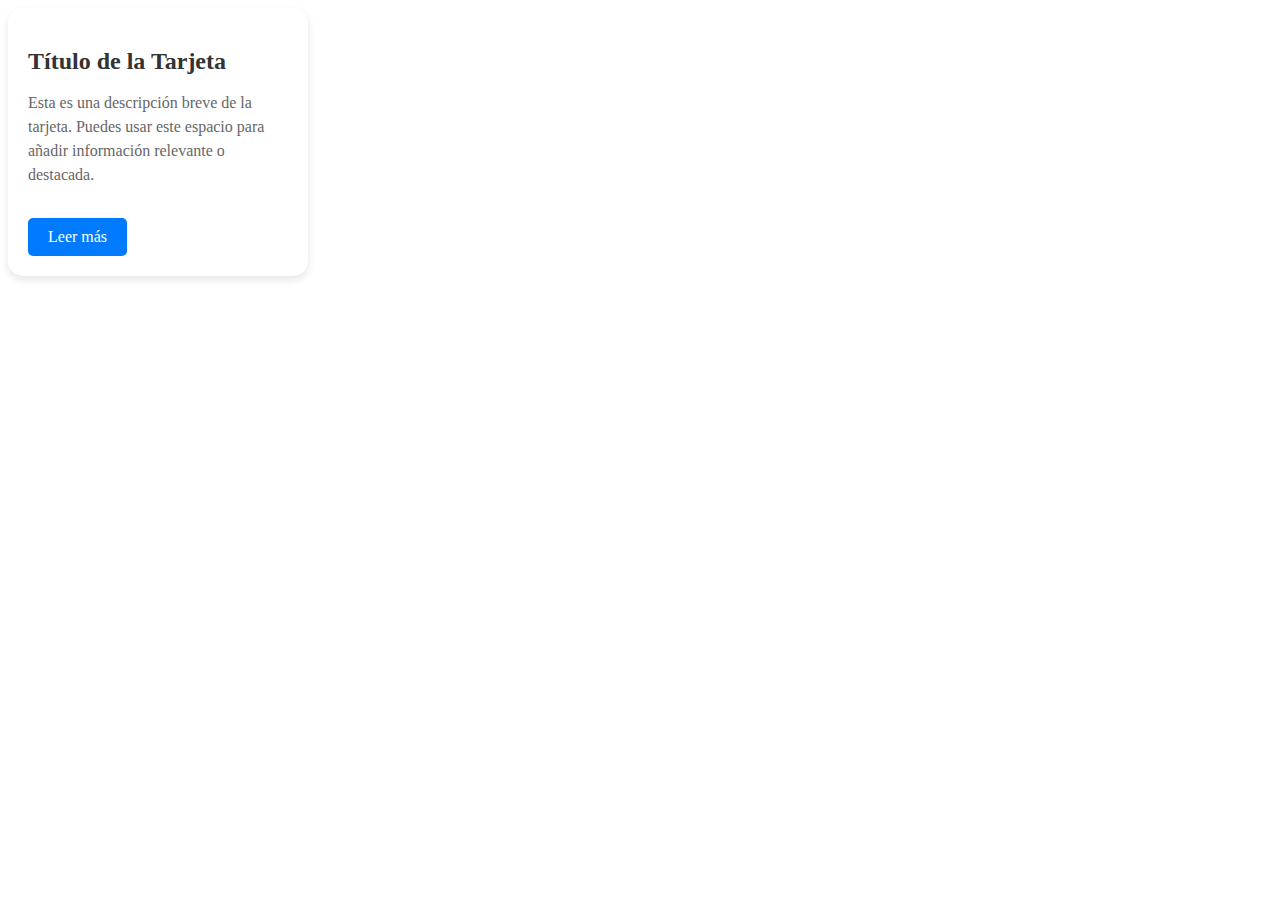
<file: docs/hola.html>
<!DOCTYPE html>
  <html lang="en">
    <head>
    <meta charset="UTF-8">
      <meta name="viewport" content="width=device-width, initial-scale=1.0">
        <title>Card Estética</title>
        <style>
      .card {
        background: #ffffff;
          border-radius: 15px;
        box-shadow: 0 4px 8px rgba(0, 0, 0, 0.1);
        overflow: hidden;
        width: 300px;
        transition: transform 0.3s ease, box-shadow 0.3s ease;
      }
      
      .card:hover {
        transform: translateY(-10px);
        box-shadow: 0 8px 16px rgba(0, 0, 0, 0.2);
      }
      
      .card img {
        width: 100%;
        height: auto;
      }
      
      .card-content {
        padding: 20px;
      }
      
      .card-title {
        font-size: 1.5rem;
        margin-bottom: 10px;
        color: #333333;
      }
      
      .card-description {
        font-size: 1rem;
        color: #666666;
          line-height: 1.5;
      }
      
      .card-button {
        display: inline-block;
        margin-top: 15px;
        padding: 10px 20px;
        background-color: #007bff;
          color: #ffffff;
          text-decoration: none;
        border-radius: 5px;
        font-size: 1rem;
        transition: background-color 0.3s ease;
      }
      
      .card-button:hover {
        background-color: #0056b3;
      }
      </style>
        </head>
        <div class="card">
        <div class="card-content">
        <h2 class="card-title">Título de la Tarjeta</h2>
        <p class="card-description">Esta es una descripción breve de la tarjeta. Puedes usar este espacio para añadir información relevante o destacada.</p>
        <a href="#" class="card-button">Leer más</a>
        </div>
        </div>
        </html>
</file>
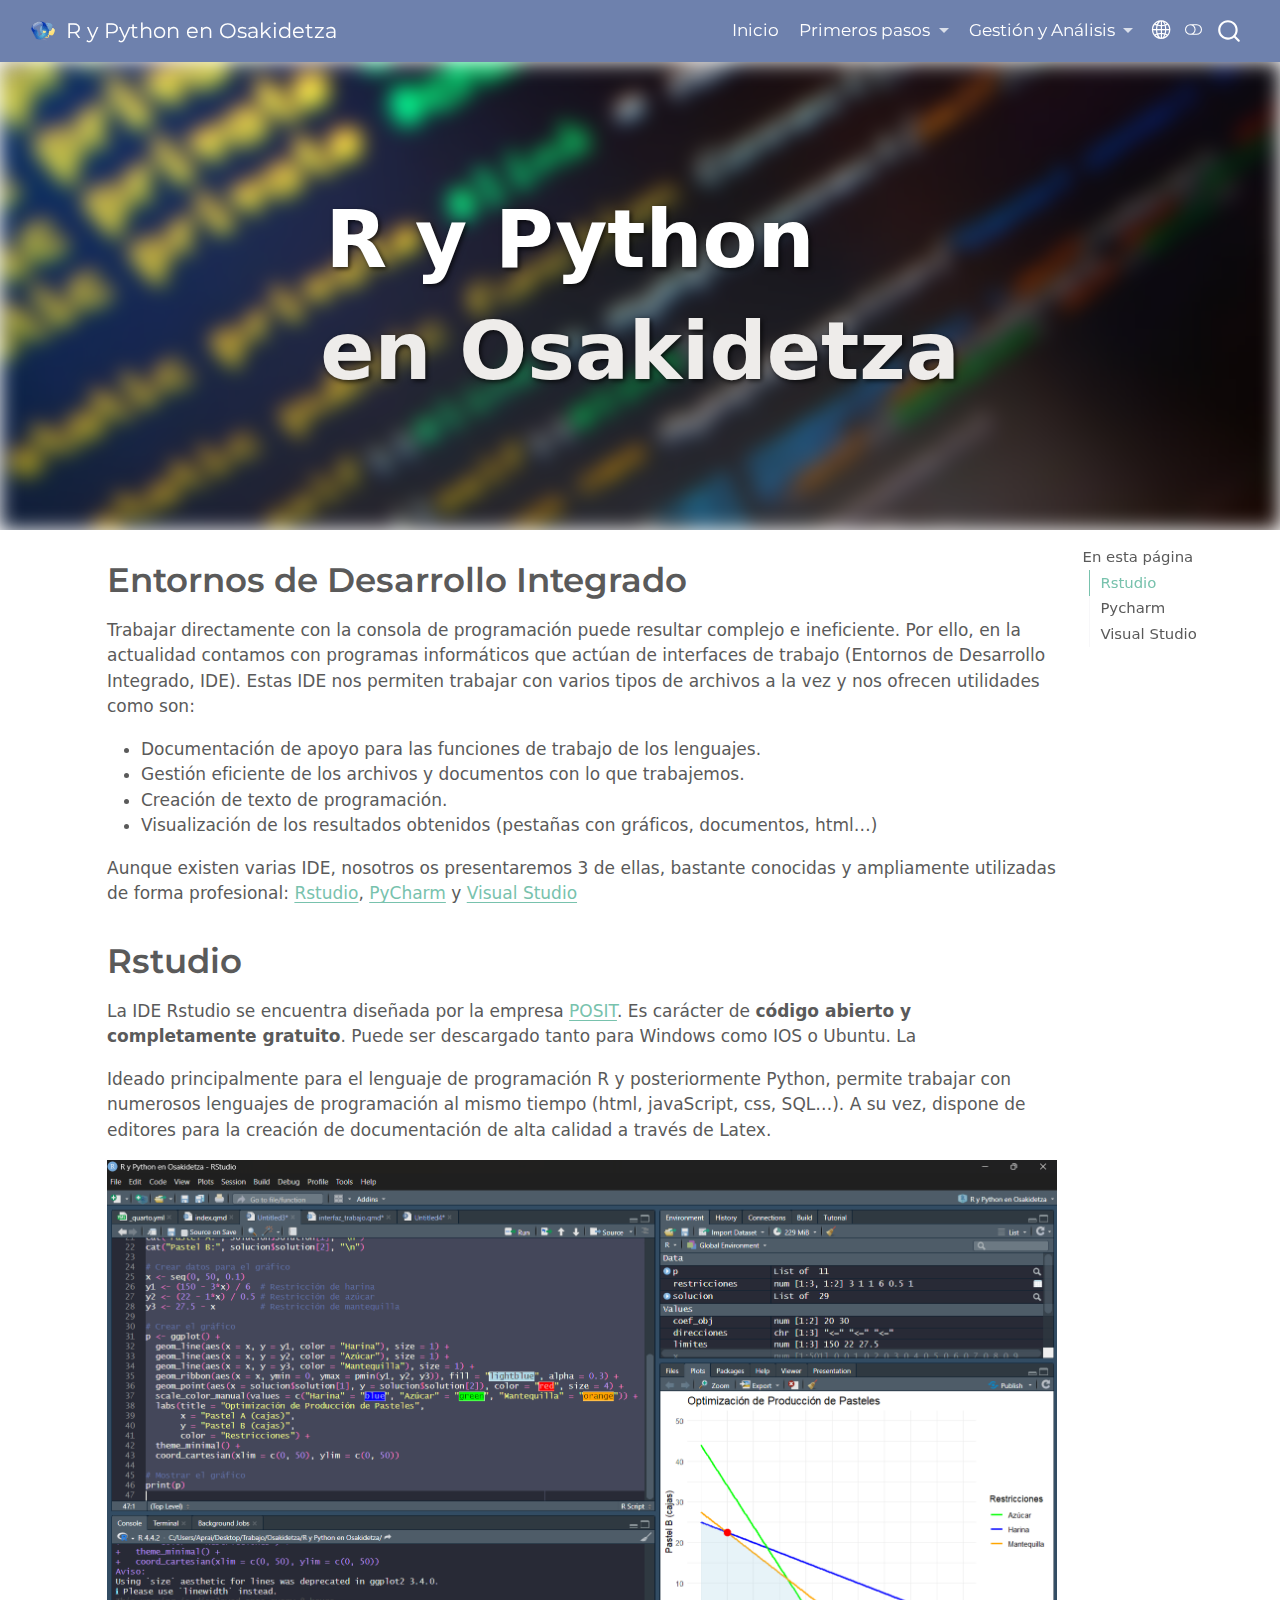
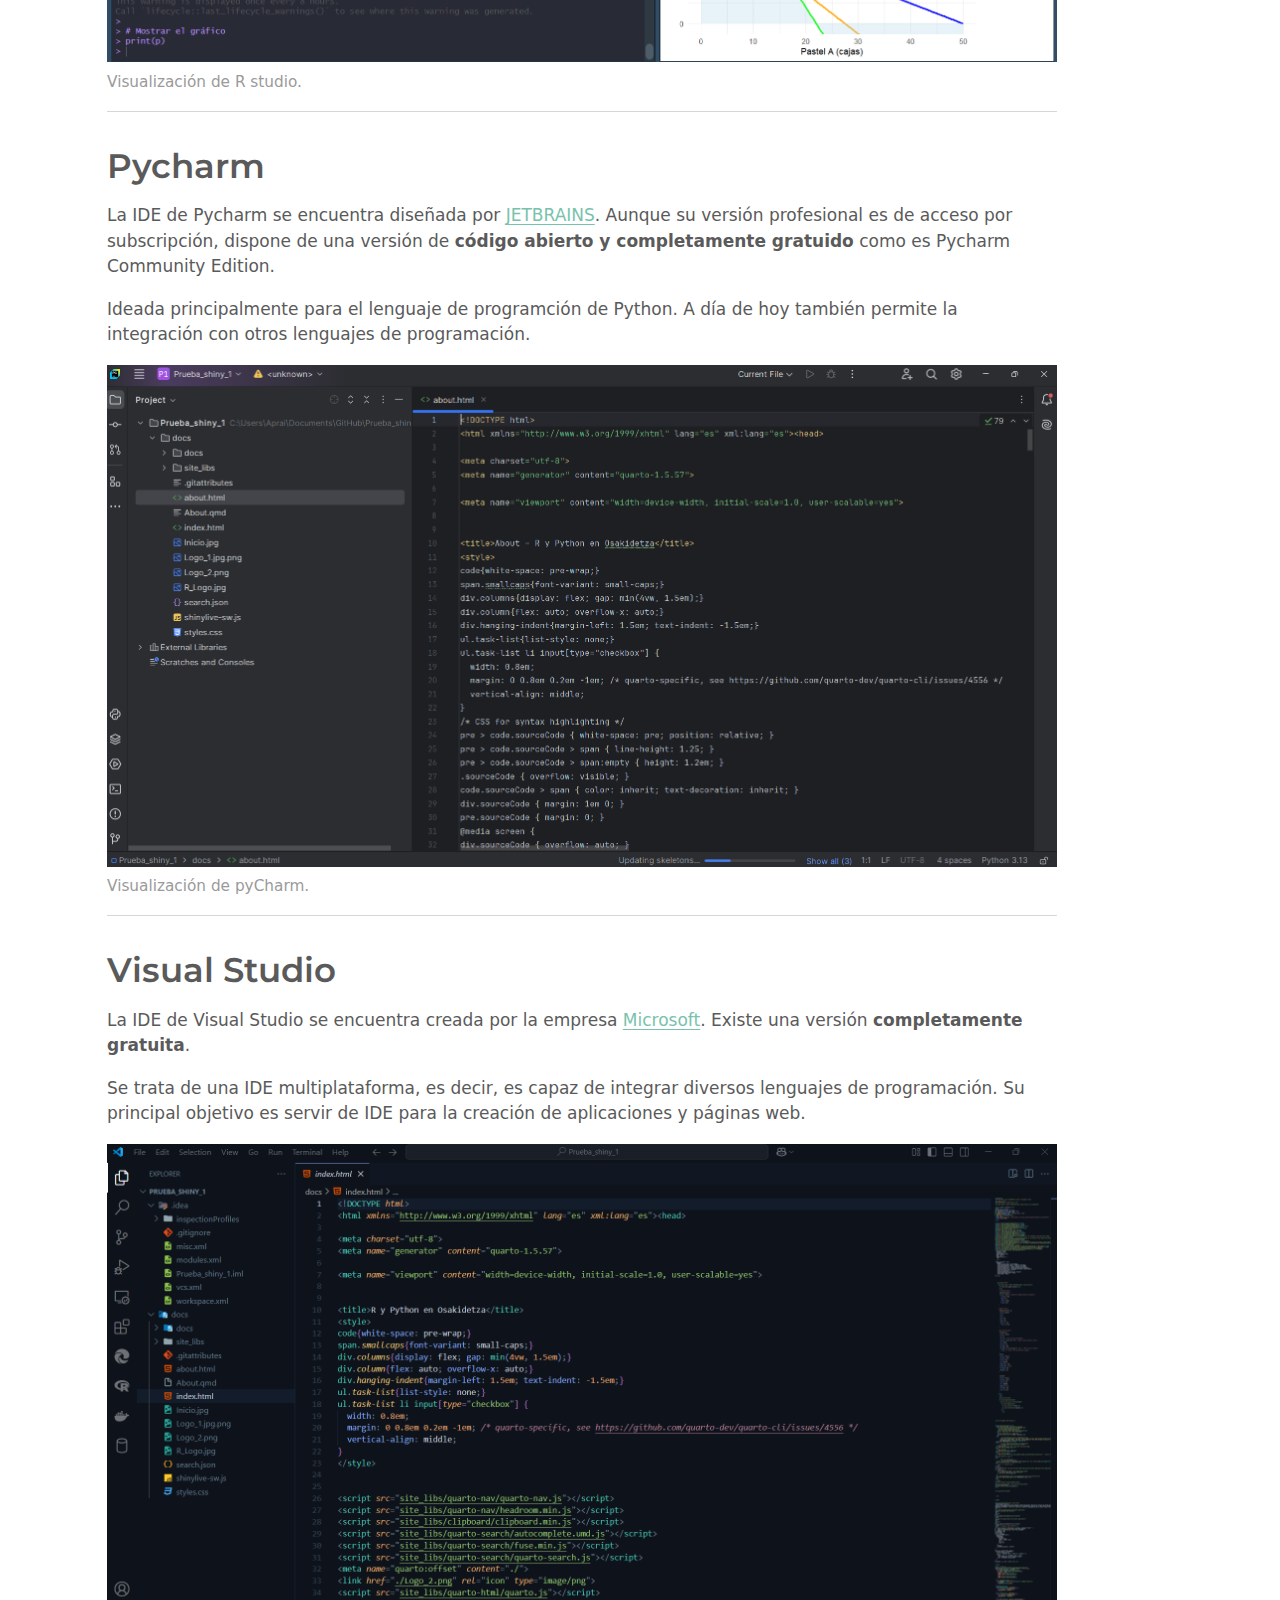
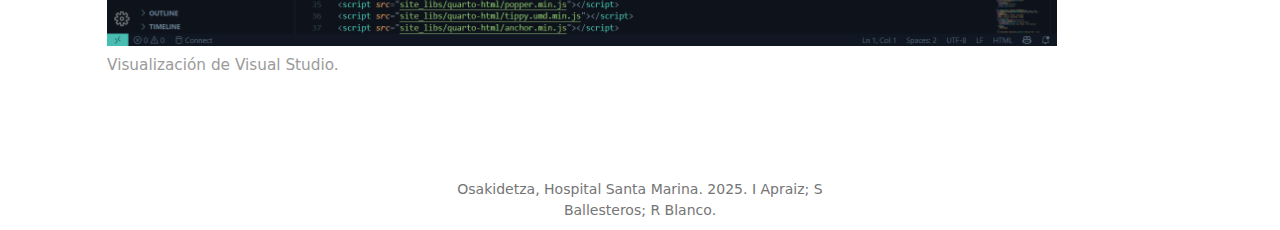
<file: docs/interfaz_trabajo.html>
<!DOCTYPE html>
<html xmlns="http://www.w3.org/1999/xhtml" lang="es" xml:lang="es"><head>

<meta charset="utf-8">
<meta name="generator" content="quarto-1.5.57">

<meta name="viewport" content="width=device-width, initial-scale=1.0, user-scalable=yes">


<title>Entornos de Desarrollo Integrado – R y Python en Osakidetza</title>
<style>
code{white-space: pre-wrap;}
span.smallcaps{font-variant: small-caps;}
div.columns{display: flex; gap: min(4vw, 1.5em);}
div.column{flex: auto; overflow-x: auto;}
div.hanging-indent{margin-left: 1.5em; text-indent: -1.5em;}
ul.task-list{list-style: none;}
ul.task-list li input[type="checkbox"] {
  width: 0.8em;
  margin: 0 0.8em 0.2em -1em; /* quarto-specific, see https://github.com/quarto-dev/quarto-cli/issues/4556 */ 
  vertical-align: middle;
}
</style>


<script src="site_libs/quarto-nav/quarto-nav.js"></script>
<script src="site_libs/quarto-nav/headroom.min.js"></script>
<script src="site_libs/clipboard/clipboard.min.js"></script>
<script src="site_libs/quarto-search/autocomplete.umd.js"></script>
<script src="site_libs/quarto-search/fuse.min.js"></script>
<script src="site_libs/quarto-search/quarto-search.js"></script>
<meta name="quarto:offset" content="./">
<link href="./Logo_2.png" rel="icon" type="image/png">
<script src="site_libs/quarto-html/quarto.js"></script>
<script src="site_libs/quarto-html/popper.min.js"></script>
<script src="site_libs/quarto-html/tippy.umd.min.js"></script>
<script src="site_libs/quarto-html/anchor.min.js"></script>
<link href="site_libs/quarto-html/tippy.css" rel="stylesheet">
<link href="site_libs/quarto-html/quarto-syntax-highlighting.css" rel="stylesheet" class="quarto-color-scheme" id="quarto-text-highlighting-styles">
<link href="site_libs/quarto-html/quarto-syntax-highlighting-dark.css" rel="prefetch" class="quarto-color-scheme quarto-color-alternate" id="quarto-text-highlighting-styles">
<script src="site_libs/bootstrap/bootstrap.min.js"></script>
<link href="site_libs/bootstrap/bootstrap-icons.css" rel="stylesheet">
<link href="site_libs/bootstrap/bootstrap.min.css" rel="stylesheet" class="quarto-color-scheme" id="quarto-bootstrap" data-mode="light">
<link href="site_libs/bootstrap/bootstrap-dark.min.css" rel="prefetch" class="quarto-color-scheme quarto-color-alternate" id="quarto-bootstrap" data-mode="light">
<link href="site_libs/quarto-contrib/line-highlight-1.0.0/line-highlight.css" rel="stylesheet">
<script id="quarto-search-options" type="application/json">{
  "location": "navbar",
  "copy-button": false,
  "collapse-after": 3,
  "panel-placement": "end",
  "type": "overlay",
  "limit": 50,
  "keyboard-shortcut": [
    "f",
    "/",
    "s"
  ],
  "show-item-context": false,
  "language": {
    "search-no-results-text": "Sin resultados",
    "search-matching-documents-text": "documentos encontrados",
    "search-copy-link-title": "Copiar el enlace en la búsqueda",
    "search-hide-matches-text": "Ocultar resultados adicionales",
    "search-more-match-text": "resultado adicional en este documento",
    "search-more-matches-text": "resultados adicionales en este documento",
    "search-clear-button-title": "Borrar",
    "search-text-placeholder": "",
    "search-detached-cancel-button-title": "Cancelar",
    "search-submit-button-title": "Enviar",
    "search-label": "Buscar"
  }
}</script>


  

    

    <meta charset="UTF-8">

      <meta name="viewport" content="width=device-width, initial-scale=1.0">

        <title>Texto sobre imagen difuminada</title>

        <style>

        /* Contenedor general */

        .background-container {

          position: relative; /* Posiciona los elementos dentro del contenedor */

            max-height: 100vh;

            height: 52vh;

            overflow: hidden;

            display: block;

        }

      

      /* Imagen de fondo */

        .background-container img {

          position: absolute;

          top: 0;

          left: 0;

          width: 100%;

          height: 100%;

          object-fit: cover; 

            filter: blur(10px);

        }

      

      /* Texto en primer plano */

        .foreground-text {

          position: relative;

          top: 50%;

          left: 50%; /* Centra el texto horizontalmente */

          transform: translate(-50%, -50%); /* Ajusta el punto de anclaje al centro */

          color: white;

          font-size: 2rem;

          font-weight: bold;

          text-shadow: 2px 2px 5px rgba(0, 0, 0, 0.7); /* Hace el texto más legible */

            z-index: 1; /* Coloca el texto por delante de la imagen */

        }

        .ALA-top {

          position: relative;

          text-align: center;

          font-size: 80px;

          color: #ffffff;

          padding-right: 140px;

          margin-bottom: -0.5rem;

          font-weight: bold;

          padding-top: 0px;

        }



        .ALA-bottom {

          position: relative;

          text-align: center;

          font-size: 80px;

          color: #EEECEA;

          padding-left: 0px;

          font-weight: bold;

          filter: blur(0px);

        }

      </style>

        </head>

        <body class="nav-fixed">

        <div class="background-container">

          <img src="Inicio.jpg" alt="Fondo difuminado">

            <div class="foreground-text">

              <div class="ALA-top">R y Python</div>

              <div class="ALA-bottom">en Osakidetza</div>

            </div>

              </div>

              

              

              


<link rel="stylesheet" href="styles.css">




<div id="quarto-search-results"></div>
  <header id="quarto-header" class="headroom fixed-top">
    <nav class="navbar navbar-expand-lg " data-bs-theme="dark">
      <div class="navbar-container container-fluid">
      <div class="navbar-brand-container mx-auto">
    <a href="./index.html" class="navbar-brand navbar-brand-logo">
    <img src="./imagenes/Logo_2.png" alt="" class="navbar-logo">
    </a>
    <a class="navbar-brand" href="./index.html">
    <span class="navbar-title">R y Python en Osakidetza</span>
    </a>
  </div>
            <div id="quarto-search" class="" title="Buscar"></div>
          <button class="navbar-toggler" type="button" data-bs-toggle="collapse" data-bs-target="#navbarCollapse" aria-controls="navbarCollapse" role="menu" aria-expanded="false" aria-label="Navegación de palanca" onclick="if (window.quartoToggleHeadroom) { window.quartoToggleHeadroom(); }">
  <span class="navbar-toggler-icon"></span>
</button>
          <div class="collapse navbar-collapse" id="navbarCollapse">
            <ul class="navbar-nav navbar-nav-scroll ms-auto">
  <li class="nav-item">
    <a class="nav-link" href="./index.html"> 
<span class="menu-text">Inicio</span></a>
  </li>  
  <li class="nav-item dropdown ">
    <a class="nav-link dropdown-toggle" href="#" id="nav-menu-primeros-pasos" role="link" data-bs-toggle="dropdown" aria-expanded="false">
 <span class="menu-text">Primeros pasos</span>
    </a>
    <ul class="dropdown-menu dropdown-menu-end" aria-labelledby="nav-menu-primeros-pasos">    
        <li>
    <a class="dropdown-item" href="./flujo_trabajo.html">
 <span class="dropdown-text">Flujo de trabajo</span></a>
  </li>  
        <li>
    <a class="dropdown-item" href="./interfaz_trabajo.html">
 <span class="dropdown-text">Interfaces</span></a>
  </li>  
    </ul>
  </li>
  <li class="nav-item dropdown ">
    <a class="nav-link dropdown-toggle" href="#" id="nav-menu-gestión-y-análisis" role="link" data-bs-toggle="dropdown" aria-expanded="false">
 <span class="menu-text">Gestión y Análisis</span>
    </a>
    <ul class="dropdown-menu dropdown-menu-end" aria-labelledby="nav-menu-gestión-y-análisis">    
        <li>
    <a class="dropdown-item" href="./Gestion_dato.html">
 <span class="dropdown-text">Gestión Datos</span></a>
  </li>  
    </ul>
  </li>
  <li class="nav-item compact">
    <a class="nav-link" href="https://www.osakidetza.euskadi.eus/portada-hospital-santa-marina/"> <i class="bi bi-globe2" role="img">
</i> 
<span class="menu-text"></span></a>
  </li>  
</ul>
          </div> <!-- /navcollapse -->
            <div class="quarto-navbar-tools">
  <a href="" class="quarto-color-scheme-toggle quarto-navigation-tool  px-1" onclick="window.quartoToggleColorScheme(); return false;" title="Alternar modo oscuro"><i class="bi"></i></a>
</div>
      </div> <!-- /container-fluid -->
    </nav>
</header>
<!-- content -->
<div id="quarto-content" class="quarto-container page-columns page-rows-contents page-layout-article page-navbar">
<!-- sidebar -->
<!-- margin-sidebar -->
    <div id="quarto-margin-sidebar" class="sidebar margin-sidebar">
        <nav id="TOC" role="doc-toc" class="toc-active">
    <h2 id="toc-title">En esta página</h2>
   
  <ul>
  <li><a href="#rstudio" id="toc-rstudio" class="nav-link active" data-scroll-target="#rstudio">Rstudio</a></li>
  <li><a href="#pycharm" id="toc-pycharm" class="nav-link" data-scroll-target="#pycharm">Pycharm</a></li>
  <li><a href="#visual-studio" id="toc-visual-studio" class="nav-link" data-scroll-target="#visual-studio">Visual Studio</a></li>
  </ul>
</nav>
    </div>
<!-- main -->
<main class="content" id="quarto-document-content">

<header id="title-block-header" class="quarto-title-block default">
<div class="quarto-title">
<h1 class="title">Entornos de Desarrollo Integrado</h1>
</div>



<div class="quarto-title-meta">

    
  
    
  </div>
  


</header>


<p>Trabajar directamente con la consola de programación puede resultar complejo e ineficiente. Por ello, en la actualidad contamos con programas informáticos que actúan de interfaces de trabajo (Entornos de Desarrollo Integrado, IDE). Estas IDE nos permiten trabajar con varios tipos de archivos a la vez y nos ofrecen utilidades como son:</p>
<ul>
<li>Documentación de apoyo para las funciones de trabajo de los lenguajes.</li>
<li>Gestión eficiente de los archivos y documentos con lo que trabajemos.</li>
<li>Creación de texto de programación.</li>
<li>Visualización de los resultados obtenidos (pestañas con gráficos, documentos, html…)</li>
</ul>
<p>Aunque existen varias IDE, nosotros os presentaremos 3 de ellas, bastante conocidas y ampliamente utilizadas de forma profesional: <a href="https://posit.co/downloads/">Rstudio</a>, <a href="https://www.jetbrains.com/pycharm/download/?section=windows">PyCharm</a> y <a href="https://visualstudio.microsoft.com/es/">Visual Studio</a></p>
<section id="rstudio" class="level1">
<h1>Rstudio</h1>
<p>La IDE Rstudio se encuentra diseñada por la empresa <a href="https://posit.co/">POSIT</a>. Es carácter de <strong>código abierto y completamente gratuito</strong>. Puede ser descargado tanto para Windows como IOS o Ubuntu. La</p>
<p>Ideado principalmente para el lenguaje de programación R y posteriormente Python, permite trabajar con numerosos lenguajes de programación al mismo tiempo (html, javaScript, css, SQL…). A su vez, dispone de editores para la creación de documentación de alta calidad a través de Latex.</p>
<div class="quarto-figure quarto-figure-center">
<figure class="figure">
<p><img src="imagenes/Rstudio.png" class="img-fluid figure-img"></p>
<figcaption>Visualización de R studio.</figcaption>
</figure>
</div>
<hr>
</section>
<section id="pycharm" class="level1">
<h1>Pycharm</h1>
<p>La IDE de Pycharm se encuentra diseñada por <a href="https://www.jetbrains.com/es-es/">JETBRAINS</a>. Aunque su versión profesional es de acceso por subscripción, dispone de una versión de <strong>código abierto y completamente gratuido</strong> como es Pycharm Community Edition.</p>
<p>Ideada principalmente para el lenguaje de programción de Python. A día de hoy también permite la integración con otros lenguajes de programación.</p>
<div class="quarto-figure quarto-figure-center">
<figure class="figure">
<p><img src="imagenes/PyCharm.png" class="img-fluid figure-img"></p>
<figcaption>Visualización de pyCharm.</figcaption>
</figure>
</div>
<hr>
</section>
<section id="visual-studio" class="level1">
<h1>Visual Studio</h1>
<p>La IDE de Visual Studio se encuentra creada por la empresa <a href="https://visualstudio.microsoft.com/es/">Microsoft</a>. Existe una versión <strong>completamente gratuita</strong>.</p>
<p>Se trata de una IDE multiplataforma, es decir, es capaz de integrar diversos lenguajes de programación. Su principal objetivo es servir de IDE para la creación de aplicaciones y páginas web.</p>
<div class="quarto-figure quarto-figure-center">
<figure class="figure">
<p><img src="imagenes/visual_studio.png" class="img-fluid figure-img"></p>
<figcaption>Visualización de Visual Studio.</figcaption>
</figure>
</div>


</section>

</main> <!-- /main -->
<script id="quarto-html-after-body" type="application/javascript">
window.document.addEventListener("DOMContentLoaded", function (event) {
  const toggleBodyColorMode = (bsSheetEl) => {
    const mode = bsSheetEl.getAttribute("data-mode");
    const bodyEl = window.document.querySelector("body");
    if (mode === "dark") {
      bodyEl.classList.add("quarto-dark");
      bodyEl.classList.remove("quarto-light");
    } else {
      bodyEl.classList.add("quarto-light");
      bodyEl.classList.remove("quarto-dark");
    }
  }
  const toggleBodyColorPrimary = () => {
    const bsSheetEl = window.document.querySelector("link#quarto-bootstrap");
    if (bsSheetEl) {
      toggleBodyColorMode(bsSheetEl);
    }
  }
  toggleBodyColorPrimary();  
  const disableStylesheet = (stylesheets) => {
    for (let i=0; i < stylesheets.length; i++) {
      const stylesheet = stylesheets[i];
      stylesheet.rel = 'prefetch';
    }
  }
  const enableStylesheet = (stylesheets) => {
    for (let i=0; i < stylesheets.length; i++) {
      const stylesheet = stylesheets[i];
      stylesheet.rel = 'stylesheet';
    }
  }
  const manageTransitions = (selector, allowTransitions) => {
    const els = window.document.querySelectorAll(selector);
    for (let i=0; i < els.length; i++) {
      const el = els[i];
      if (allowTransitions) {
        el.classList.remove('notransition');
      } else {
        el.classList.add('notransition');
      }
    }
  }
  const toggleGiscusIfUsed = (isAlternate, darkModeDefault) => {
    const baseTheme = document.querySelector('#giscus-base-theme')?.value ?? 'light';
    const alternateTheme = document.querySelector('#giscus-alt-theme')?.value ?? 'dark';
    let newTheme = '';
    if(darkModeDefault) {
      newTheme = isAlternate ? baseTheme : alternateTheme;
    } else {
      newTheme = isAlternate ? alternateTheme : baseTheme;
    }
    const changeGiscusTheme = () => {
      // From: https://github.com/giscus/giscus/issues/336
      const sendMessage = (message) => {
        const iframe = document.querySelector('iframe.giscus-frame');
        if (!iframe) return;
        iframe.contentWindow.postMessage({ giscus: message }, 'https://giscus.app');
      }
      sendMessage({
        setConfig: {
          theme: newTheme
        }
      });
    }
    const isGiscussLoaded = window.document.querySelector('iframe.giscus-frame') !== null;
    if (isGiscussLoaded) {
      changeGiscusTheme();
    }
  }
  const toggleColorMode = (alternate) => {
    // Switch the stylesheets
    const alternateStylesheets = window.document.querySelectorAll('link.quarto-color-scheme.quarto-color-alternate');
    manageTransitions('#quarto-margin-sidebar .nav-link', false);
    if (alternate) {
      enableStylesheet(alternateStylesheets);
      for (const sheetNode of alternateStylesheets) {
        if (sheetNode.id === "quarto-bootstrap") {
          toggleBodyColorMode(sheetNode);
        }
      }
    } else {
      disableStylesheet(alternateStylesheets);
      toggleBodyColorPrimary();
    }
    manageTransitions('#quarto-margin-sidebar .nav-link', true);
    // Switch the toggles
    const toggles = window.document.querySelectorAll('.quarto-color-scheme-toggle');
    for (let i=0; i < toggles.length; i++) {
      const toggle = toggles[i];
      if (toggle) {
        if (alternate) {
          toggle.classList.add("alternate");     
        } else {
          toggle.classList.remove("alternate");
        }
      }
    }
    // Hack to workaround the fact that safari doesn't
    // properly recolor the scrollbar when toggling (#1455)
    if (navigator.userAgent.indexOf('Safari') > 0 && navigator.userAgent.indexOf('Chrome') == -1) {
      manageTransitions("body", false);
      window.scrollTo(0, 1);
      setTimeout(() => {
        window.scrollTo(0, 0);
        manageTransitions("body", true);
      }, 40);  
    }
  }
  const isFileUrl = () => { 
    return window.location.protocol === 'file:';
  }
  const hasAlternateSentinel = () => {  
    let styleSentinel = getColorSchemeSentinel();
    if (styleSentinel !== null) {
      return styleSentinel === "alternate";
    } else {
      return false;
    }
  }
  const setStyleSentinel = (alternate) => {
    const value = alternate ? "alternate" : "default";
    if (!isFileUrl()) {
      window.localStorage.setItem("quarto-color-scheme", value);
    } else {
      localAlternateSentinel = value;
    }
  }
  const getColorSchemeSentinel = () => {
    if (!isFileUrl()) {
      const storageValue = window.localStorage.getItem("quarto-color-scheme");
      return storageValue != null ? storageValue : localAlternateSentinel;
    } else {
      return localAlternateSentinel;
    }
  }
  const darkModeDefault = false;
  let localAlternateSentinel = darkModeDefault ? 'alternate' : 'default';
  // Dark / light mode switch
  window.quartoToggleColorScheme = () => {
    // Read the current dark / light value 
    let toAlternate = !hasAlternateSentinel();
    toggleColorMode(toAlternate);
    setStyleSentinel(toAlternate);
    toggleGiscusIfUsed(toAlternate, darkModeDefault);
  };
  // Ensure there is a toggle, if there isn't float one in the top right
  if (window.document.querySelector('.quarto-color-scheme-toggle') === null) {
    const a = window.document.createElement('a');
    a.classList.add('top-right');
    a.classList.add('quarto-color-scheme-toggle');
    a.href = "";
    a.onclick = function() { try { window.quartoToggleColorScheme(); } catch {} return false; };
    const i = window.document.createElement("i");
    i.classList.add('bi');
    a.appendChild(i);
    window.document.body.appendChild(a);
  }
  // Switch to dark mode if need be
  if (hasAlternateSentinel()) {
    toggleColorMode(true);
  } else {
    toggleColorMode(false);
  }
  const icon = "";
  const anchorJS = new window.AnchorJS();
  anchorJS.options = {
    placement: 'right',
    icon: icon
  };
  anchorJS.add('.anchored');
  const isCodeAnnotation = (el) => {
    for (const clz of el.classList) {
      if (clz.startsWith('code-annotation-')) {                     
        return true;
      }
    }
    return false;
  }
  const onCopySuccess = function(e) {
    // button target
    const button = e.trigger;
    // don't keep focus
    button.blur();
    // flash "checked"
    button.classList.add('code-copy-button-checked');
    var currentTitle = button.getAttribute("title");
    button.setAttribute("title", "Copiado");
    let tooltip;
    if (window.bootstrap) {
      button.setAttribute("data-bs-toggle", "tooltip");
      button.setAttribute("data-bs-placement", "left");
      button.setAttribute("data-bs-title", "Copiado");
      tooltip = new bootstrap.Tooltip(button, 
        { trigger: "manual", 
          customClass: "code-copy-button-tooltip",
          offset: [0, -8]});
      tooltip.show();    
    }
    setTimeout(function() {
      if (tooltip) {
        tooltip.hide();
        button.removeAttribute("data-bs-title");
        button.removeAttribute("data-bs-toggle");
        button.removeAttribute("data-bs-placement");
      }
      button.setAttribute("title", currentTitle);
      button.classList.remove('code-copy-button-checked');
    }, 1000);
    // clear code selection
    e.clearSelection();
  }
  const getTextToCopy = function(trigger) {
      const codeEl = trigger.previousElementSibling.cloneNode(true);
      for (const childEl of codeEl.children) {
        if (isCodeAnnotation(childEl)) {
          childEl.remove();
        }
      }
      return codeEl.innerText;
  }
  const clipboard = new window.ClipboardJS('.code-copy-button:not([data-in-quarto-modal])', {
    text: getTextToCopy
  });
  clipboard.on('success', onCopySuccess);
  if (window.document.getElementById('quarto-embedded-source-code-modal')) {
    // For code content inside modals, clipBoardJS needs to be initialized with a container option
    // TODO: Check when it could be a function (https://github.com/zenorocha/clipboard.js/issues/860)
    const clipboardModal = new window.ClipboardJS('.code-copy-button[data-in-quarto-modal]', {
      text: getTextToCopy,
      container: window.document.getElementById('quarto-embedded-source-code-modal')
    });
    clipboardModal.on('success', onCopySuccess);
  }
    var localhostRegex = new RegExp(/^(?:http|https):\/\/localhost\:?[0-9]*\//);
    var mailtoRegex = new RegExp(/^mailto:/);
      var filterRegex = new RegExp('/' + window.location.host + '/');
    var isInternal = (href) => {
        return filterRegex.test(href) || localhostRegex.test(href) || mailtoRegex.test(href);
    }
    // Inspect non-navigation links and adorn them if external
 	var links = window.document.querySelectorAll('a[href]:not(.nav-link):not(.navbar-brand):not(.toc-action):not(.sidebar-link):not(.sidebar-item-toggle):not(.pagination-link):not(.no-external):not([aria-hidden]):not(.dropdown-item):not(.quarto-navigation-tool):not(.about-link)');
    for (var i=0; i<links.length; i++) {
      const link = links[i];
      if (!isInternal(link.href)) {
        // undo the damage that might have been done by quarto-nav.js in the case of
        // links that we want to consider external
        if (link.dataset.originalHref !== undefined) {
          link.href = link.dataset.originalHref;
        }
      }
    }
  function tippyHover(el, contentFn, onTriggerFn, onUntriggerFn) {
    const config = {
      allowHTML: true,
      maxWidth: 500,
      delay: 100,
      arrow: false,
      appendTo: function(el) {
          return el.parentElement;
      },
      interactive: true,
      interactiveBorder: 10,
      theme: 'quarto',
      placement: 'bottom-start',
    };
    if (contentFn) {
      config.content = contentFn;
    }
    if (onTriggerFn) {
      config.onTrigger = onTriggerFn;
    }
    if (onUntriggerFn) {
      config.onUntrigger = onUntriggerFn;
    }
    window.tippy(el, config); 
  }
  const noterefs = window.document.querySelectorAll('a[role="doc-noteref"]');
  for (var i=0; i<noterefs.length; i++) {
    const ref = noterefs[i];
    tippyHover(ref, function() {
      // use id or data attribute instead here
      let href = ref.getAttribute('data-footnote-href') || ref.getAttribute('href');
      try { href = new URL(href).hash; } catch {}
      const id = href.replace(/^#\/?/, "");
      const note = window.document.getElementById(id);
      if (note) {
        return note.innerHTML;
      } else {
        return "";
      }
    });
  }
  const xrefs = window.document.querySelectorAll('a.quarto-xref');
  const processXRef = (id, note) => {
    // Strip column container classes
    const stripColumnClz = (el) => {
      el.classList.remove("page-full", "page-columns");
      if (el.children) {
        for (const child of el.children) {
          stripColumnClz(child);
        }
      }
    }
    stripColumnClz(note)
    if (id === null || id.startsWith('sec-')) {
      // Special case sections, only their first couple elements
      const container = document.createElement("div");
      if (note.children && note.children.length > 2) {
        container.appendChild(note.children[0].cloneNode(true));
        for (let i = 1; i < note.children.length; i++) {
          const child = note.children[i];
          if (child.tagName === "P" && child.innerText === "") {
            continue;
          } else {
            container.appendChild(child.cloneNode(true));
            break;
          }
        }
        if (window.Quarto?.typesetMath) {
          window.Quarto.typesetMath(container);
        }
        return container.innerHTML
      } else {
        if (window.Quarto?.typesetMath) {
          window.Quarto.typesetMath(note);
        }
        return note.innerHTML;
      }
    } else {
      // Remove any anchor links if they are present
      const anchorLink = note.querySelector('a.anchorjs-link');
      if (anchorLink) {
        anchorLink.remove();
      }
      if (window.Quarto?.typesetMath) {
        window.Quarto.typesetMath(note);
      }
      // TODO in 1.5, we should make sure this works without a callout special case
      if (note.classList.contains("callout")) {
        return note.outerHTML;
      } else {
        return note.innerHTML;
      }
    }
  }
  for (var i=0; i<xrefs.length; i++) {
    const xref = xrefs[i];
    tippyHover(xref, undefined, function(instance) {
      instance.disable();
      let url = xref.getAttribute('href');
      let hash = undefined; 
      if (url.startsWith('#')) {
        hash = url;
      } else {
        try { hash = new URL(url).hash; } catch {}
      }
      if (hash) {
        const id = hash.replace(/^#\/?/, "");
        const note = window.document.getElementById(id);
        if (note !== null) {
          try {
            const html = processXRef(id, note.cloneNode(true));
            instance.setContent(html);
          } finally {
            instance.enable();
            instance.show();
          }
        } else {
          // See if we can fetch this
          fetch(url.split('#')[0])
          .then(res => res.text())
          .then(html => {
            const parser = new DOMParser();
            const htmlDoc = parser.parseFromString(html, "text/html");
            const note = htmlDoc.getElementById(id);
            if (note !== null) {
              const html = processXRef(id, note);
              instance.setContent(html);
            } 
          }).finally(() => {
            instance.enable();
            instance.show();
          });
        }
      } else {
        // See if we can fetch a full url (with no hash to target)
        // This is a special case and we should probably do some content thinning / targeting
        fetch(url)
        .then(res => res.text())
        .then(html => {
          const parser = new DOMParser();
          const htmlDoc = parser.parseFromString(html, "text/html");
          const note = htmlDoc.querySelector('main.content');
          if (note !== null) {
            // This should only happen for chapter cross references
            // (since there is no id in the URL)
            // remove the first header
            if (note.children.length > 0 && note.children[0].tagName === "HEADER") {
              note.children[0].remove();
            }
            const html = processXRef(null, note);
            instance.setContent(html);
          } 
        }).finally(() => {
          instance.enable();
          instance.show();
        });
      }
    }, function(instance) {
    });
  }
      let selectedAnnoteEl;
      const selectorForAnnotation = ( cell, annotation) => {
        let cellAttr = 'data-code-cell="' + cell + '"';
        let lineAttr = 'data-code-annotation="' +  annotation + '"';
        const selector = 'span[' + cellAttr + '][' + lineAttr + ']';
        return selector;
      }
      const selectCodeLines = (annoteEl) => {
        const doc = window.document;
        const targetCell = annoteEl.getAttribute("data-target-cell");
        const targetAnnotation = annoteEl.getAttribute("data-target-annotation");
        const annoteSpan = window.document.querySelector(selectorForAnnotation(targetCell, targetAnnotation));
        const lines = annoteSpan.getAttribute("data-code-lines").split(",");
        const lineIds = lines.map((line) => {
          return targetCell + "-" + line;
        })
        let top = null;
        let height = null;
        let parent = null;
        if (lineIds.length > 0) {
            //compute the position of the single el (top and bottom and make a div)
            const el = window.document.getElementById(lineIds[0]);
            top = el.offsetTop;
            height = el.offsetHeight;
            parent = el.parentElement.parentElement;
          if (lineIds.length > 1) {
            const lastEl = window.document.getElementById(lineIds[lineIds.length - 1]);
            const bottom = lastEl.offsetTop + lastEl.offsetHeight;
            height = bottom - top;
          }
          if (top !== null && height !== null && parent !== null) {
            // cook up a div (if necessary) and position it 
            let div = window.document.getElementById("code-annotation-line-highlight");
            if (div === null) {
              div = window.document.createElement("div");
              div.setAttribute("id", "code-annotation-line-highlight");
              div.style.position = 'absolute';
              parent.appendChild(div);
            }
            div.style.top = top - 2 + "px";
            div.style.height = height + 4 + "px";
            div.style.left = 0;
            let gutterDiv = window.document.getElementById("code-annotation-line-highlight-gutter");
            if (gutterDiv === null) {
              gutterDiv = window.document.createElement("div");
              gutterDiv.setAttribute("id", "code-annotation-line-highlight-gutter");
              gutterDiv.style.position = 'absolute';
              const codeCell = window.document.getElementById(targetCell);
              const gutter = codeCell.querySelector('.code-annotation-gutter');
              gutter.appendChild(gutterDiv);
            }
            gutterDiv.style.top = top - 2 + "px";
            gutterDiv.style.height = height + 4 + "px";
          }
          selectedAnnoteEl = annoteEl;
        }
      };
      const unselectCodeLines = () => {
        const elementsIds = ["code-annotation-line-highlight", "code-annotation-line-highlight-gutter"];
        elementsIds.forEach((elId) => {
          const div = window.document.getElementById(elId);
          if (div) {
            div.remove();
          }
        });
        selectedAnnoteEl = undefined;
      };
        // Handle positioning of the toggle
    window.addEventListener(
      "resize",
      throttle(() => {
        elRect = undefined;
        if (selectedAnnoteEl) {
          selectCodeLines(selectedAnnoteEl);
        }
      }, 10)
    );
    function throttle(fn, ms) {
    let throttle = false;
    let timer;
      return (...args) => {
        if(!throttle) { // first call gets through
            fn.apply(this, args);
            throttle = true;
        } else { // all the others get throttled
            if(timer) clearTimeout(timer); // cancel #2
            timer = setTimeout(() => {
              fn.apply(this, args);
              timer = throttle = false;
            }, ms);
        }
      };
    }
      // Attach click handler to the DT
      const annoteDls = window.document.querySelectorAll('dt[data-target-cell]');
      for (const annoteDlNode of annoteDls) {
        annoteDlNode.addEventListener('click', (event) => {
          const clickedEl = event.target;
          if (clickedEl !== selectedAnnoteEl) {
            unselectCodeLines();
            const activeEl = window.document.querySelector('dt[data-target-cell].code-annotation-active');
            if (activeEl) {
              activeEl.classList.remove('code-annotation-active');
            }
            selectCodeLines(clickedEl);
            clickedEl.classList.add('code-annotation-active');
          } else {
            // Unselect the line
            unselectCodeLines();
            clickedEl.classList.remove('code-annotation-active');
          }
        });
      }
  const findCites = (el) => {
    const parentEl = el.parentElement;
    if (parentEl) {
      const cites = parentEl.dataset.cites;
      if (cites) {
        return {
          el,
          cites: cites.split(' ')
        };
      } else {
        return findCites(el.parentElement)
      }
    } else {
      return undefined;
    }
  };
  var bibliorefs = window.document.querySelectorAll('a[role="doc-biblioref"]');
  for (var i=0; i<bibliorefs.length; i++) {
    const ref = bibliorefs[i];
    const citeInfo = findCites(ref);
    if (citeInfo) {
      tippyHover(citeInfo.el, function() {
        var popup = window.document.createElement('div');
        citeInfo.cites.forEach(function(cite) {
          var citeDiv = window.document.createElement('div');
          citeDiv.classList.add('hanging-indent');
          citeDiv.classList.add('csl-entry');
          var biblioDiv = window.document.getElementById('ref-' + cite);
          if (biblioDiv) {
            citeDiv.innerHTML = biblioDiv.innerHTML;
          }
          popup.appendChild(citeDiv);
        });
        return popup.innerHTML;
      });
    }
  }
});
</script>
</div> <!-- /content -->
<footer class="footer">
  <div class="nav-footer">
    <div class="nav-footer-left">
      &nbsp;
    </div>   
    <div class="nav-footer-center">
<p>Osakidetza, Hospital Santa Marina. 2025. I Apraiz; S Ballesteros; R Blanco.</p>
</div>
    <div class="nav-footer-right">
      &nbsp;
    </div>
  </div>
</footer>




<script src="site_libs/quarto-contrib/line-highlight-1.0.0/line-highlight.js" defer="true"></script>
</body></html>
</file>
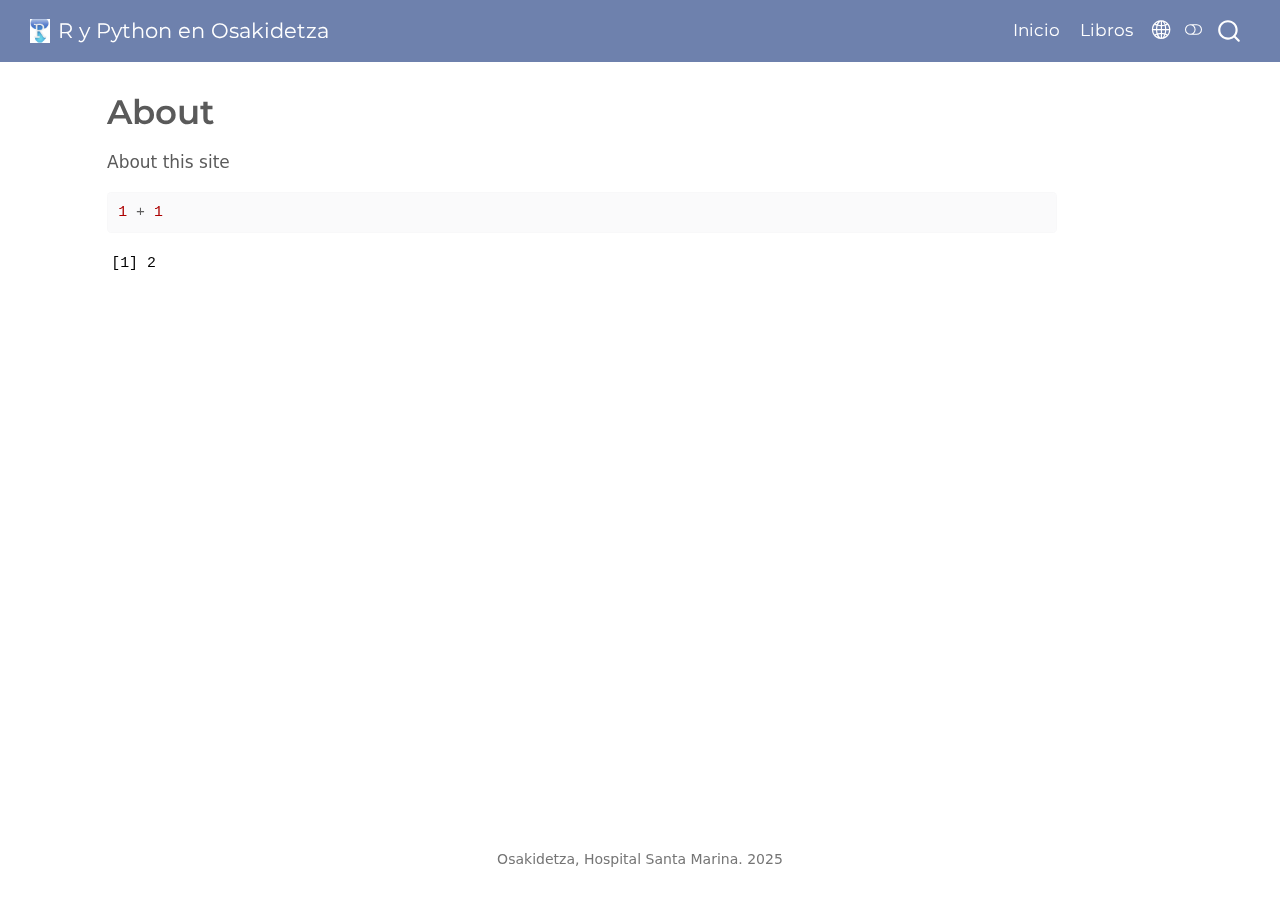
<file: docs/docs/About.html>
<!DOCTYPE html>
<html xmlns="http://www.w3.org/1999/xhtml" lang="en" xml:lang="en"><head>

<meta charset="utf-8">
<meta name="generator" content="quarto-1.5.57">

<meta name="viewport" content="width=device-width, initial-scale=1.0, user-scalable=yes">


<title>About – R y Python en Osakidetza</title>
<style>
code{white-space: pre-wrap;}
span.smallcaps{font-variant: small-caps;}
div.columns{display: flex; gap: min(4vw, 1.5em);}
div.column{flex: auto; overflow-x: auto;}
div.hanging-indent{margin-left: 1.5em; text-indent: -1.5em;}
ul.task-list{list-style: none;}
ul.task-list li input[type="checkbox"] {
  width: 0.8em;
  margin: 0 0.8em 0.2em -1em; /* quarto-specific, see https://github.com/quarto-dev/quarto-cli/issues/4556 */ 
  vertical-align: middle;
}
/* CSS for syntax highlighting */
pre > code.sourceCode { white-space: pre; position: relative; }
pre > code.sourceCode > span { line-height: 1.25; }
pre > code.sourceCode > span:empty { height: 1.2em; }
.sourceCode { overflow: visible; }
code.sourceCode > span { color: inherit; text-decoration: inherit; }
div.sourceCode { margin: 1em 0; }
pre.sourceCode { margin: 0; }
@media screen {
div.sourceCode { overflow: auto; }
}
@media print {
pre > code.sourceCode { white-space: pre-wrap; }
pre > code.sourceCode > span { display: inline-block; text-indent: -5em; padding-left: 5em; }
}
pre.numberSource code
  { counter-reset: source-line 0; }
pre.numberSource code > span
  { position: relative; left: -4em; counter-increment: source-line; }
pre.numberSource code > span > a:first-child::before
  { content: counter(source-line);
    position: relative; left: -1em; text-align: right; vertical-align: baseline;
    border: none; display: inline-block;
    -webkit-touch-callout: none; -webkit-user-select: none;
    -khtml-user-select: none; -moz-user-select: none;
    -ms-user-select: none; user-select: none;
    padding: 0 4px; width: 4em;
  }
pre.numberSource { margin-left: 3em;  padding-left: 4px; }
div.sourceCode
  {   }
@media screen {
pre > code.sourceCode > span > a:first-child::before { text-decoration: underline; }
}
</style>


<script src="../site_libs/quarto-nav/quarto-nav.js"></script>
<script src="../site_libs/quarto-nav/headroom.min.js"></script>
<script src="../site_libs/clipboard/clipboard.min.js"></script>
<script src="../site_libs/quarto-search/autocomplete.umd.js"></script>
<script src="../site_libs/quarto-search/fuse.min.js"></script>
<script src="../site_libs/quarto-search/quarto-search.js"></script>
<meta name="quarto:offset" content="../">
<link href="../R_Logo.jpg" rel="icon" type="image/jpeg">
<script src="../site_libs/quarto-html/quarto.js"></script>
<script src="../site_libs/quarto-html/popper.min.js"></script>
<script src="../site_libs/quarto-html/tippy.umd.min.js"></script>
<script src="../site_libs/quarto-html/anchor.min.js"></script>
<link href="../site_libs/quarto-html/tippy.css" rel="stylesheet">
<link href="../site_libs/quarto-html/quarto-syntax-highlighting.css" rel="stylesheet" class="quarto-color-scheme" id="quarto-text-highlighting-styles">
<link href="../site_libs/quarto-html/quarto-syntax-highlighting-dark.css" rel="prefetch" class="quarto-color-scheme quarto-color-alternate" id="quarto-text-highlighting-styles">
<script src="../site_libs/bootstrap/bootstrap.min.js"></script>
<link href="../site_libs/bootstrap/bootstrap-icons.css" rel="stylesheet">
<link href="../site_libs/bootstrap/bootstrap.min.css" rel="stylesheet" class="quarto-color-scheme" id="quarto-bootstrap" data-mode="light">
<link href="../site_libs/bootstrap/bootstrap-dark.min.css" rel="prefetch" class="quarto-color-scheme quarto-color-alternate" id="quarto-bootstrap" data-mode="dark">
<script id="quarto-search-options" type="application/json">{
  "location": "navbar",
  "copy-button": false,
  "collapse-after": 3,
  "panel-placement": "end",
  "type": "overlay",
  "limit": 50,
  "keyboard-shortcut": [
    "f",
    "/",
    "s"
  ],
  "show-item-context": false,
  "language": {
    "search-no-results-text": "No results",
    "search-matching-documents-text": "matching documents",
    "search-copy-link-title": "Copy link to search",
    "search-hide-matches-text": "Hide additional matches",
    "search-more-match-text": "more match in this document",
    "search-more-matches-text": "more matches in this document",
    "search-clear-button-title": "Clear",
    "search-text-placeholder": "",
    "search-detached-cancel-button-title": "Cancel",
    "search-submit-button-title": "Submit",
    "search-label": "Search"
  }
}</script>


<link rel="stylesheet" href="../styles.css">
</head>

<body class="nav-fixed">

<div id="quarto-search-results"></div>
  <header id="quarto-header" class="headroom fixed-top">
    <nav class="navbar navbar-expand-lg " data-bs-theme="dark">
      <div class="navbar-container container-fluid">
      <div class="navbar-brand-container mx-auto">
    <a href="../index.html" class="navbar-brand navbar-brand-logo">
    <img src="../R_Logo.jpg" alt="" class="navbar-logo">
    </a>
    <a class="navbar-brand" href="../index.html">
    <span class="navbar-title">R y Python en Osakidetza</span>
    </a>
  </div>
            <div id="quarto-search" class="" title="Search"></div>
          <button class="navbar-toggler" type="button" data-bs-toggle="collapse" data-bs-target="#navbarCollapse" aria-controls="navbarCollapse" role="menu" aria-expanded="false" aria-label="Toggle navigation" onclick="if (window.quartoToggleHeadroom) { window.quartoToggleHeadroom(); }">
  <span class="navbar-toggler-icon"></span>
</button>
          <div class="collapse navbar-collapse" id="navbarCollapse">
            <ul class="navbar-nav navbar-nav-scroll ms-auto">
  <li class="nav-item">
    <a class="nav-link" href="../index.html"> 
<span class="menu-text">Inicio</span></a>
  </li>  
  <li class="nav-item">
    <a class="nav-link" href="../about.html"> 
<span class="menu-text">Libros</span></a>
  </li>  
  <li class="nav-item compact">
    <a class="nav-link" href="https://www.osakidetza.euskadi.eus/portada-hospital-santa-marina/"> <i class="bi bi-globe2" role="img">
</i> 
<span class="menu-text"></span></a>
  </li>  
</ul>
          </div> <!-- /navcollapse -->
            <div class="quarto-navbar-tools">
  <a href="" class="quarto-color-scheme-toggle quarto-navigation-tool  px-1" onclick="window.quartoToggleColorScheme(); return false;" title="Toggle dark mode"><i class="bi"></i></a>
</div>
      </div> <!-- /container-fluid -->
    </nav>
</header>
<!-- content -->
<div id="quarto-content" class="quarto-container page-columns page-rows-contents page-layout-article page-navbar">
<!-- sidebar -->
<!-- margin-sidebar -->
    <div id="quarto-margin-sidebar" class="sidebar margin-sidebar zindex-bottom">
        
    </div>
<!-- main -->
<main class="content" id="quarto-document-content">

<header id="title-block-header" class="quarto-title-block default">
<div class="quarto-title">
<h1 class="title">About</h1>
</div>



<div class="quarto-title-meta">

    
  
    
  </div>
  


</header>


<p>About this site</p>
<div class="cell">
<div class="sourceCode cell-code" id="cb1"><pre class="sourceCode r code-with-copy"><code class="sourceCode r"><span id="cb1-1"><a href="#cb1-1" aria-hidden="true" tabindex="-1"></a><span class="dv">1</span> <span class="sc">+</span> <span class="dv">1</span></span></code><button title="Copy to Clipboard" class="code-copy-button"><i class="bi"></i></button></pre></div>
<div class="cell-output cell-output-stdout">
<pre><code>[1] 2</code></pre>
</div>
</div>



</main> <!-- /main -->
<script id="quarto-html-after-body" type="application/javascript">
window.document.addEventListener("DOMContentLoaded", function (event) {
  const toggleBodyColorMode = (bsSheetEl) => {
    const mode = bsSheetEl.getAttribute("data-mode");
    const bodyEl = window.document.querySelector("body");
    if (mode === "dark") {
      bodyEl.classList.add("quarto-dark");
      bodyEl.classList.remove("quarto-light");
    } else {
      bodyEl.classList.add("quarto-light");
      bodyEl.classList.remove("quarto-dark");
    }
  }
  const toggleBodyColorPrimary = () => {
    const bsSheetEl = window.document.querySelector("link#quarto-bootstrap");
    if (bsSheetEl) {
      toggleBodyColorMode(bsSheetEl);
    }
  }
  toggleBodyColorPrimary();  
  const disableStylesheet = (stylesheets) => {
    for (let i=0; i < stylesheets.length; i++) {
      const stylesheet = stylesheets[i];
      stylesheet.rel = 'prefetch';
    }
  }
  const enableStylesheet = (stylesheets) => {
    for (let i=0; i < stylesheets.length; i++) {
      const stylesheet = stylesheets[i];
      stylesheet.rel = 'stylesheet';
    }
  }
  const manageTransitions = (selector, allowTransitions) => {
    const els = window.document.querySelectorAll(selector);
    for (let i=0; i < els.length; i++) {
      const el = els[i];
      if (allowTransitions) {
        el.classList.remove('notransition');
      } else {
        el.classList.add('notransition');
      }
    }
  }
  const toggleGiscusIfUsed = (isAlternate, darkModeDefault) => {
    const baseTheme = document.querySelector('#giscus-base-theme')?.value ?? 'light';
    const alternateTheme = document.querySelector('#giscus-alt-theme')?.value ?? 'dark';
    let newTheme = '';
    if(darkModeDefault) {
      newTheme = isAlternate ? baseTheme : alternateTheme;
    } else {
      newTheme = isAlternate ? alternateTheme : baseTheme;
    }
    const changeGiscusTheme = () => {
      // From: https://github.com/giscus/giscus/issues/336
      const sendMessage = (message) => {
        const iframe = document.querySelector('iframe.giscus-frame');
        if (!iframe) return;
        iframe.contentWindow.postMessage({ giscus: message }, 'https://giscus.app');
      }
      sendMessage({
        setConfig: {
          theme: newTheme
        }
      });
    }
    const isGiscussLoaded = window.document.querySelector('iframe.giscus-frame') !== null;
    if (isGiscussLoaded) {
      changeGiscusTheme();
    }
  }
  const toggleColorMode = (alternate) => {
    // Switch the stylesheets
    const alternateStylesheets = window.document.querySelectorAll('link.quarto-color-scheme.quarto-color-alternate');
    manageTransitions('#quarto-margin-sidebar .nav-link', false);
    if (alternate) {
      enableStylesheet(alternateStylesheets);
      for (const sheetNode of alternateStylesheets) {
        if (sheetNode.id === "quarto-bootstrap") {
          toggleBodyColorMode(sheetNode);
        }
      }
    } else {
      disableStylesheet(alternateStylesheets);
      toggleBodyColorPrimary();
    }
    manageTransitions('#quarto-margin-sidebar .nav-link', true);
    // Switch the toggles
    const toggles = window.document.querySelectorAll('.quarto-color-scheme-toggle');
    for (let i=0; i < toggles.length; i++) {
      const toggle = toggles[i];
      if (toggle) {
        if (alternate) {
          toggle.classList.add("alternate");     
        } else {
          toggle.classList.remove("alternate");
        }
      }
    }
    // Hack to workaround the fact that safari doesn't
    // properly recolor the scrollbar when toggling (#1455)
    if (navigator.userAgent.indexOf('Safari') > 0 && navigator.userAgent.indexOf('Chrome') == -1) {
      manageTransitions("body", false);
      window.scrollTo(0, 1);
      setTimeout(() => {
        window.scrollTo(0, 0);
        manageTransitions("body", true);
      }, 40);  
    }
  }
  const isFileUrl = () => { 
    return window.location.protocol === 'file:';
  }
  const hasAlternateSentinel = () => {  
    let styleSentinel = getColorSchemeSentinel();
    if (styleSentinel !== null) {
      return styleSentinel === "alternate";
    } else {
      return false;
    }
  }
  const setStyleSentinel = (alternate) => {
    const value = alternate ? "alternate" : "default";
    if (!isFileUrl()) {
      window.localStorage.setItem("quarto-color-scheme", value);
    } else {
      localAlternateSentinel = value;
    }
  }
  const getColorSchemeSentinel = () => {
    if (!isFileUrl()) {
      const storageValue = window.localStorage.getItem("quarto-color-scheme");
      return storageValue != null ? storageValue : localAlternateSentinel;
    } else {
      return localAlternateSentinel;
    }
  }
  const darkModeDefault = false;
  let localAlternateSentinel = darkModeDefault ? 'alternate' : 'default';
  // Dark / light mode switch
  window.quartoToggleColorScheme = () => {
    // Read the current dark / light value 
    let toAlternate = !hasAlternateSentinel();
    toggleColorMode(toAlternate);
    setStyleSentinel(toAlternate);
    toggleGiscusIfUsed(toAlternate, darkModeDefault);
  };
  // Ensure there is a toggle, if there isn't float one in the top right
  if (window.document.querySelector('.quarto-color-scheme-toggle') === null) {
    const a = window.document.createElement('a');
    a.classList.add('top-right');
    a.classList.add('quarto-color-scheme-toggle');
    a.href = "";
    a.onclick = function() { try { window.quartoToggleColorScheme(); } catch {} return false; };
    const i = window.document.createElement("i");
    i.classList.add('bi');
    a.appendChild(i);
    window.document.body.appendChild(a);
  }
  // Switch to dark mode if need be
  if (hasAlternateSentinel()) {
    toggleColorMode(true);
  } else {
    toggleColorMode(false);
  }
  const icon = "";
  const anchorJS = new window.AnchorJS();
  anchorJS.options = {
    placement: 'right',
    icon: icon
  };
  anchorJS.add('.anchored');
  const isCodeAnnotation = (el) => {
    for (const clz of el.classList) {
      if (clz.startsWith('code-annotation-')) {                     
        return true;
      }
    }
    return false;
  }
  const onCopySuccess = function(e) {
    // button target
    const button = e.trigger;
    // don't keep focus
    button.blur();
    // flash "checked"
    button.classList.add('code-copy-button-checked');
    var currentTitle = button.getAttribute("title");
    button.setAttribute("title", "Copied!");
    let tooltip;
    if (window.bootstrap) {
      button.setAttribute("data-bs-toggle", "tooltip");
      button.setAttribute("data-bs-placement", "left");
      button.setAttribute("data-bs-title", "Copied!");
      tooltip = new bootstrap.Tooltip(button, 
        { trigger: "manual", 
          customClass: "code-copy-button-tooltip",
          offset: [0, -8]});
      tooltip.show();    
    }
    setTimeout(function() {
      if (tooltip) {
        tooltip.hide();
        button.removeAttribute("data-bs-title");
        button.removeAttribute("data-bs-toggle");
        button.removeAttribute("data-bs-placement");
      }
      button.setAttribute("title", currentTitle);
      button.classList.remove('code-copy-button-checked');
    }, 1000);
    // clear code selection
    e.clearSelection();
  }
  const getTextToCopy = function(trigger) {
      const codeEl = trigger.previousElementSibling.cloneNode(true);
      for (const childEl of codeEl.children) {
        if (isCodeAnnotation(childEl)) {
          childEl.remove();
        }
      }
      return codeEl.innerText;
  }
  const clipboard = new window.ClipboardJS('.code-copy-button:not([data-in-quarto-modal])', {
    text: getTextToCopy
  });
  clipboard.on('success', onCopySuccess);
  if (window.document.getElementById('quarto-embedded-source-code-modal')) {
    // For code content inside modals, clipBoardJS needs to be initialized with a container option
    // TODO: Check when it could be a function (https://github.com/zenorocha/clipboard.js/issues/860)
    const clipboardModal = new window.ClipboardJS('.code-copy-button[data-in-quarto-modal]', {
      text: getTextToCopy,
      container: window.document.getElementById('quarto-embedded-source-code-modal')
    });
    clipboardModal.on('success', onCopySuccess);
  }
    var localhostRegex = new RegExp(/^(?:http|https):\/\/localhost\:?[0-9]*\//);
    var mailtoRegex = new RegExp(/^mailto:/);
      var filterRegex = new RegExp('/' + window.location.host + '/');
    var isInternal = (href) => {
        return filterRegex.test(href) || localhostRegex.test(href) || mailtoRegex.test(href);
    }
    // Inspect non-navigation links and adorn them if external
 	var links = window.document.querySelectorAll('a[href]:not(.nav-link):not(.navbar-brand):not(.toc-action):not(.sidebar-link):not(.sidebar-item-toggle):not(.pagination-link):not(.no-external):not([aria-hidden]):not(.dropdown-item):not(.quarto-navigation-tool):not(.about-link)');
    for (var i=0; i<links.length; i++) {
      const link = links[i];
      if (!isInternal(link.href)) {
        // undo the damage that might have been done by quarto-nav.js in the case of
        // links that we want to consider external
        if (link.dataset.originalHref !== undefined) {
          link.href = link.dataset.originalHref;
        }
      }
    }
  function tippyHover(el, contentFn, onTriggerFn, onUntriggerFn) {
    const config = {
      allowHTML: true,
      maxWidth: 500,
      delay: 100,
      arrow: false,
      appendTo: function(el) {
          return el.parentElement;
      },
      interactive: true,
      interactiveBorder: 10,
      theme: 'quarto',
      placement: 'bottom-start',
    };
    if (contentFn) {
      config.content = contentFn;
    }
    if (onTriggerFn) {
      config.onTrigger = onTriggerFn;
    }
    if (onUntriggerFn) {
      config.onUntrigger = onUntriggerFn;
    }
    window.tippy(el, config); 
  }
  const noterefs = window.document.querySelectorAll('a[role="doc-noteref"]');
  for (var i=0; i<noterefs.length; i++) {
    const ref = noterefs[i];
    tippyHover(ref, function() {
      // use id or data attribute instead here
      let href = ref.getAttribute('data-footnote-href') || ref.getAttribute('href');
      try { href = new URL(href).hash; } catch {}
      const id = href.replace(/^#\/?/, "");
      const note = window.document.getElementById(id);
      if (note) {
        return note.innerHTML;
      } else {
        return "";
      }
    });
  }
  const xrefs = window.document.querySelectorAll('a.quarto-xref');
  const processXRef = (id, note) => {
    // Strip column container classes
    const stripColumnClz = (el) => {
      el.classList.remove("page-full", "page-columns");
      if (el.children) {
        for (const child of el.children) {
          stripColumnClz(child);
        }
      }
    }
    stripColumnClz(note)
    if (id === null || id.startsWith('sec-')) {
      // Special case sections, only their first couple elements
      const container = document.createElement("div");
      if (note.children && note.children.length > 2) {
        container.appendChild(note.children[0].cloneNode(true));
        for (let i = 1; i < note.children.length; i++) {
          const child = note.children[i];
          if (child.tagName === "P" && child.innerText === "") {
            continue;
          } else {
            container.appendChild(child.cloneNode(true));
            break;
          }
        }
        if (window.Quarto?.typesetMath) {
          window.Quarto.typesetMath(container);
        }
        return container.innerHTML
      } else {
        if (window.Quarto?.typesetMath) {
          window.Quarto.typesetMath(note);
        }
        return note.innerHTML;
      }
    } else {
      // Remove any anchor links if they are present
      const anchorLink = note.querySelector('a.anchorjs-link');
      if (anchorLink) {
        anchorLink.remove();
      }
      if (window.Quarto?.typesetMath) {
        window.Quarto.typesetMath(note);
      }
      // TODO in 1.5, we should make sure this works without a callout special case
      if (note.classList.contains("callout")) {
        return note.outerHTML;
      } else {
        return note.innerHTML;
      }
    }
  }
  for (var i=0; i<xrefs.length; i++) {
    const xref = xrefs[i];
    tippyHover(xref, undefined, function(instance) {
      instance.disable();
      let url = xref.getAttribute('href');
      let hash = undefined; 
      if (url.startsWith('#')) {
        hash = url;
      } else {
        try { hash = new URL(url).hash; } catch {}
      }
      if (hash) {
        const id = hash.replace(/^#\/?/, "");
        const note = window.document.getElementById(id);
        if (note !== null) {
          try {
            const html = processXRef(id, note.cloneNode(true));
            instance.setContent(html);
          } finally {
            instance.enable();
            instance.show();
          }
        } else {
          // See if we can fetch this
          fetch(url.split('#')[0])
          .then(res => res.text())
          .then(html => {
            const parser = new DOMParser();
            const htmlDoc = parser.parseFromString(html, "text/html");
            const note = htmlDoc.getElementById(id);
            if (note !== null) {
              const html = processXRef(id, note);
              instance.setContent(html);
            } 
          }).finally(() => {
            instance.enable();
            instance.show();
          });
        }
      } else {
        // See if we can fetch a full url (with no hash to target)
        // This is a special case and we should probably do some content thinning / targeting
        fetch(url)
        .then(res => res.text())
        .then(html => {
          const parser = new DOMParser();
          const htmlDoc = parser.parseFromString(html, "text/html");
          const note = htmlDoc.querySelector('main.content');
          if (note !== null) {
            // This should only happen for chapter cross references
            // (since there is no id in the URL)
            // remove the first header
            if (note.children.length > 0 && note.children[0].tagName === "HEADER") {
              note.children[0].remove();
            }
            const html = processXRef(null, note);
            instance.setContent(html);
          } 
        }).finally(() => {
          instance.enable();
          instance.show();
        });
      }
    }, function(instance) {
    });
  }
      let selectedAnnoteEl;
      const selectorForAnnotation = ( cell, annotation) => {
        let cellAttr = 'data-code-cell="' + cell + '"';
        let lineAttr = 'data-code-annotation="' +  annotation + '"';
        const selector = 'span[' + cellAttr + '][' + lineAttr + ']';
        return selector;
      }
      const selectCodeLines = (annoteEl) => {
        const doc = window.document;
        const targetCell = annoteEl.getAttribute("data-target-cell");
        const targetAnnotation = annoteEl.getAttribute("data-target-annotation");
        const annoteSpan = window.document.querySelector(selectorForAnnotation(targetCell, targetAnnotation));
        const lines = annoteSpan.getAttribute("data-code-lines").split(",");
        const lineIds = lines.map((line) => {
          return targetCell + "-" + line;
        })
        let top = null;
        let height = null;
        let parent = null;
        if (lineIds.length > 0) {
            //compute the position of the single el (top and bottom and make a div)
            const el = window.document.getElementById(lineIds[0]);
            top = el.offsetTop;
            height = el.offsetHeight;
            parent = el.parentElement.parentElement;
          if (lineIds.length > 1) {
            const lastEl = window.document.getElementById(lineIds[lineIds.length - 1]);
            const bottom = lastEl.offsetTop + lastEl.offsetHeight;
            height = bottom - top;
          }
          if (top !== null && height !== null && parent !== null) {
            // cook up a div (if necessary) and position it 
            let div = window.document.getElementById("code-annotation-line-highlight");
            if (div === null) {
              div = window.document.createElement("div");
              div.setAttribute("id", "code-annotation-line-highlight");
              div.style.position = 'absolute';
              parent.appendChild(div);
            }
            div.style.top = top - 2 + "px";
            div.style.height = height + 4 + "px";
            div.style.left = 0;
            let gutterDiv = window.document.getElementById("code-annotation-line-highlight-gutter");
            if (gutterDiv === null) {
              gutterDiv = window.document.createElement("div");
              gutterDiv.setAttribute("id", "code-annotation-line-highlight-gutter");
              gutterDiv.style.position = 'absolute';
              const codeCell = window.document.getElementById(targetCell);
              const gutter = codeCell.querySelector('.code-annotation-gutter');
              gutter.appendChild(gutterDiv);
            }
            gutterDiv.style.top = top - 2 + "px";
            gutterDiv.style.height = height + 4 + "px";
          }
          selectedAnnoteEl = annoteEl;
        }
      };
      const unselectCodeLines = () => {
        const elementsIds = ["code-annotation-line-highlight", "code-annotation-line-highlight-gutter"];
        elementsIds.forEach((elId) => {
          const div = window.document.getElementById(elId);
          if (div) {
            div.remove();
          }
        });
        selectedAnnoteEl = undefined;
      };
        // Handle positioning of the toggle
    window.addEventListener(
      "resize",
      throttle(() => {
        elRect = undefined;
        if (selectedAnnoteEl) {
          selectCodeLines(selectedAnnoteEl);
        }
      }, 10)
    );
    function throttle(fn, ms) {
    let throttle = false;
    let timer;
      return (...args) => {
        if(!throttle) { // first call gets through
            fn.apply(this, args);
            throttle = true;
        } else { // all the others get throttled
            if(timer) clearTimeout(timer); // cancel #2
            timer = setTimeout(() => {
              fn.apply(this, args);
              timer = throttle = false;
            }, ms);
        }
      };
    }
      // Attach click handler to the DT
      const annoteDls = window.document.querySelectorAll('dt[data-target-cell]');
      for (const annoteDlNode of annoteDls) {
        annoteDlNode.addEventListener('click', (event) => {
          const clickedEl = event.target;
          if (clickedEl !== selectedAnnoteEl) {
            unselectCodeLines();
            const activeEl = window.document.querySelector('dt[data-target-cell].code-annotation-active');
            if (activeEl) {
              activeEl.classList.remove('code-annotation-active');
            }
            selectCodeLines(clickedEl);
            clickedEl.classList.add('code-annotation-active');
          } else {
            // Unselect the line
            unselectCodeLines();
            clickedEl.classList.remove('code-annotation-active');
          }
        });
      }
  const findCites = (el) => {
    const parentEl = el.parentElement;
    if (parentEl) {
      const cites = parentEl.dataset.cites;
      if (cites) {
        return {
          el,
          cites: cites.split(' ')
        };
      } else {
        return findCites(el.parentElement)
      }
    } else {
      return undefined;
    }
  };
  var bibliorefs = window.document.querySelectorAll('a[role="doc-biblioref"]');
  for (var i=0; i<bibliorefs.length; i++) {
    const ref = bibliorefs[i];
    const citeInfo = findCites(ref);
    if (citeInfo) {
      tippyHover(citeInfo.el, function() {
        var popup = window.document.createElement('div');
        citeInfo.cites.forEach(function(cite) {
          var citeDiv = window.document.createElement('div');
          citeDiv.classList.add('hanging-indent');
          citeDiv.classList.add('csl-entry');
          var biblioDiv = window.document.getElementById('ref-' + cite);
          if (biblioDiv) {
            citeDiv.innerHTML = biblioDiv.innerHTML;
          }
          popup.appendChild(citeDiv);
        });
        return popup.innerHTML;
      });
    }
  }
});
</script>
</div> <!-- /content -->
<footer class="footer">
  <div class="nav-footer">
    <div class="nav-footer-left">
      &nbsp;
    </div>   
    <div class="nav-footer-center">
<p>Osakidetza, Hospital Santa Marina. 2025</p>
</div>
    <div class="nav-footer-right">
      &nbsp;
    </div>
  </div>
</footer>




</body></html>
</file>
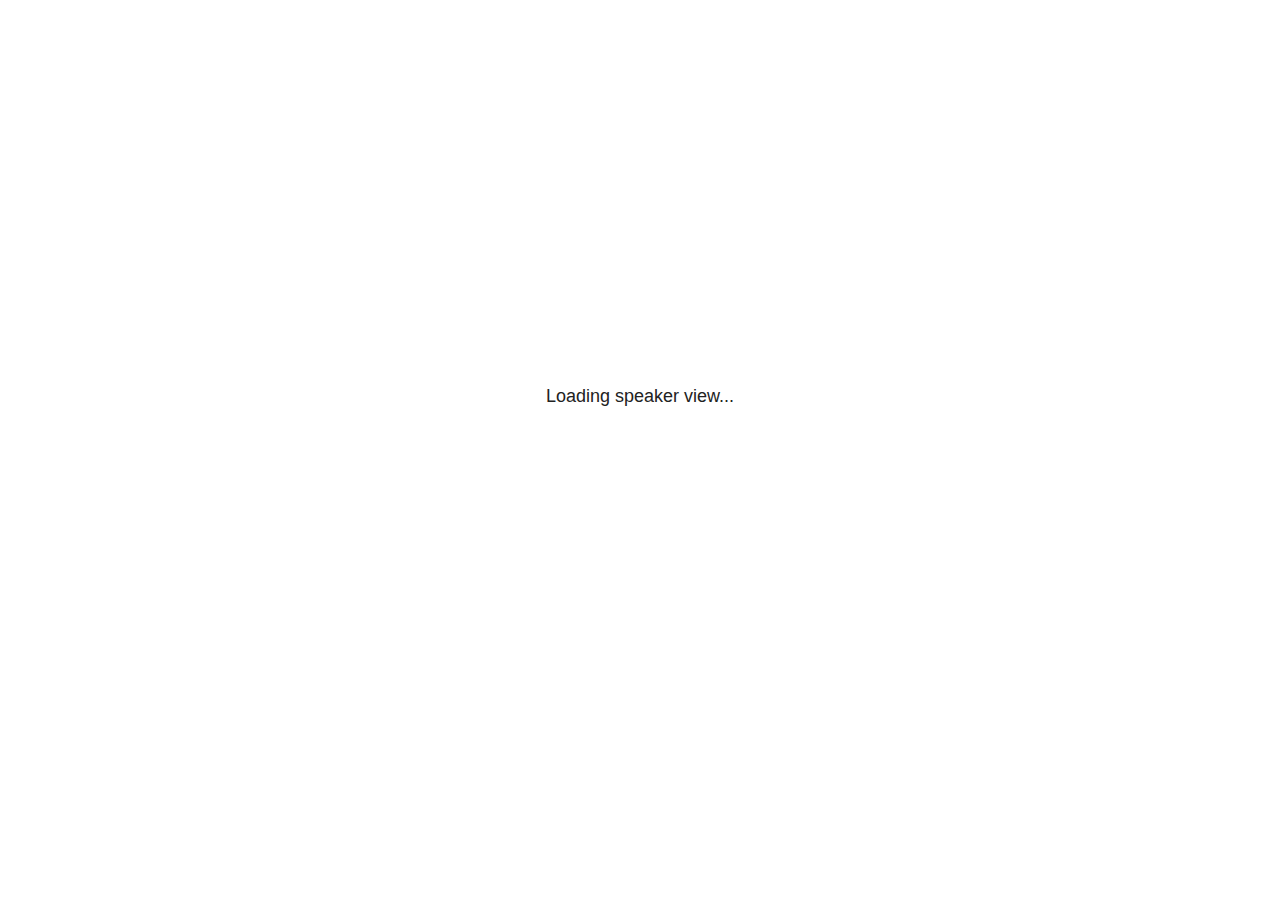
<file: docs/site_libs/revealjs/plugin/notes/speaker-view.html>
<!--
	NOTE: You need to build the notes plugin after making changes to this file.
-->
<html lang="en">
	<head>
		<meta charset="utf-8">

		<title>reveal.js - Speaker View</title>

		<style>
			body {
				font-family: Helvetica;
				font-size: 18px;
			}

			#current-slide,
			#upcoming-slide,
			#speaker-controls {
				padding: 6px;
				box-sizing: border-box;
				-moz-box-sizing: border-box;
			}

			#current-slide iframe,
			#upcoming-slide iframe {
				width: 100%;
				height: 100%;
				border: 1px solid #ddd;
			}

			#current-slide .label,
			#upcoming-slide .label {
				position: absolute;
				top: 10px;
				left: 10px;
				z-index: 2;
			}

			#connection-status {
				position: absolute;
				top: 0;
				left: 0;
				width: 100%;
				height: 100%;
				z-index: 20;
				padding: 30% 20% 20% 20%;
				font-size: 18px;
				color: #222;
				background: #fff;
				text-align: center;
				box-sizing: border-box;
				line-height: 1.4;
			}

			.overlay-element {
				height: 34px;
				line-height: 34px;
				padding: 0 10px;
				text-shadow: none;
				background: rgba( 220, 220, 220, 0.8 );
				color: #222;
				font-size: 14px;
			}

			.overlay-element.interactive:hover {
				background: rgba( 220, 220, 220, 1 );
			}

			#current-slide {
				position: absolute;
				width: 60%;
				height: 100%;
				top: 0;
				left: 0;
				padding-right: 0;
			}

			#upcoming-slide {
				position: absolute;
				width: 40%;
				height: 40%;
				right: 0;
				top: 0;
			}

			/* Speaker controls */
			#speaker-controls {
				position: absolute;
				top: 40%;
				right: 0;
				width: 40%;
				height: 60%;
				overflow: auto;
				font-size: 18px;
			}

				.speaker-controls-time.hidden,
				.speaker-controls-notes.hidden {
					display: none;
				}

				.speaker-controls-time .label,
				.speaker-controls-pace .label,
				.speaker-controls-notes .label {
					text-transform: uppercase;
					font-weight: normal;
					font-size: 0.66em;
					color: #666;
					margin: 0;
				}

				.speaker-controls-time, .speaker-controls-pace {
					border-bottom: 1px solid rgba( 200, 200, 200, 0.5 );
					margin-bottom: 10px;
					padding: 10px 16px;
					padding-bottom: 20px;
					cursor: pointer;
				}

				.speaker-controls-time .reset-button {
					opacity: 0;
					float: right;
					color: #666;
					text-decoration: none;
				}
				.speaker-controls-time:hover .reset-button {
					opacity: 1;
				}

				.speaker-controls-time .timer,
				.speaker-controls-time .clock {
					width: 50%;
				}

				.speaker-controls-time .timer,
				.speaker-controls-time .clock,
				.speaker-controls-time .pacing .hours-value,
				.speaker-controls-time .pacing .minutes-value,
				.speaker-controls-time .pacing .seconds-value {
					font-size: 1.9em;
				}

				.speaker-controls-time .timer {
					float: left;
				}

				.speaker-controls-time .clock {
					float: right;
					text-align: right;
				}

				.speaker-controls-time span.mute {
					opacity: 0.3;
				}

				.speaker-controls-time .pacing-title {
					margin-top: 5px;
				}

				.speaker-controls-time .pacing.ahead {
					color: blue;
				}

				.speaker-controls-time .pacing.on-track {
					color: green;
				}

				.speaker-controls-time .pacing.behind {
					color: red;
				}

				.speaker-controls-notes {
					padding: 10px 16px;
				}

				.speaker-controls-notes .value {
					margin-top: 5px;
					line-height: 1.4;
					font-size: 1.2em;
				}

			/* Layout selector */
			#speaker-layout {
				position: absolute;
				top: 10px;
				right: 10px;
				color: #222;
				z-index: 10;
			}
				#speaker-layout select {
					position: absolute;
					width: 100%;
					height: 100%;
					top: 0;
					left: 0;
					border: 0;
					box-shadow: 0;
					cursor: pointer;
					opacity: 0;

					font-size: 1em;
					background-color: transparent;

					-moz-appearance: none;
					-webkit-appearance: none;
					-webkit-tap-highlight-color: rgba(0, 0, 0, 0);
				}

				#speaker-layout select:focus {
					outline: none;
					box-shadow: none;
				}

			.clear {
				clear: both;
			}

			/* Speaker layout: Wide */
			body[data-speaker-layout="wide"] #current-slide,
			body[data-speaker-layout="wide"] #upcoming-slide {
				width: 50%;
				height: 45%;
				padding: 6px;
			}

			body[data-speaker-layout="wide"] #current-slide {
				top: 0;
				left: 0;
			}

			body[data-speaker-layout="wide"] #upcoming-slide {
				top: 0;
				left: 50%;
			}

			body[data-speaker-layout="wide"] #speaker-controls {
				top: 45%;
				left: 0;
				width: 100%;
				height: 50%;
				font-size: 1.25em;
			}

			/* Speaker layout: Tall */
			body[data-speaker-layout="tall"] #current-slide,
			body[data-speaker-layout="tall"] #upcoming-slide {
				width: 45%;
				height: 50%;
				padding: 6px;
			}

			body[data-speaker-layout="tall"] #current-slide {
				top: 0;
				left: 0;
			}

			body[data-speaker-layout="tall"] #upcoming-slide {
				top: 50%;
				left: 0;
			}

			body[data-speaker-layout="tall"] #speaker-controls {
				padding-top: 40px;
				top: 0;
				left: 45%;
				width: 55%;
				height: 100%;
				font-size: 1.25em;
			}

			/* Speaker layout: Notes only */
			body[data-speaker-layout="notes-only"] #current-slide,
			body[data-speaker-layout="notes-only"] #upcoming-slide {
				display: none;
			}

			body[data-speaker-layout="notes-only"] #speaker-controls {
				padding-top: 40px;
				top: 0;
				left: 0;
				width: 100%;
				height: 100%;
				font-size: 1.25em;
			}

			@media screen and (max-width: 1080px) {
				body[data-speaker-layout="default"] #speaker-controls {
					font-size: 16px;
				}
			}

			@media screen and (max-width: 900px) {
				body[data-speaker-layout="default"] #speaker-controls {
					font-size: 14px;
				}
			}

			@media screen and (max-width: 800px) {
				body[data-speaker-layout="default"] #speaker-controls {
					font-size: 12px;
				}
			}

		</style>
	</head>

	<body>

		<div id="connection-status">Loading speaker view...</div>

		<div id="current-slide"></div>
		<div id="upcoming-slide"><span class="overlay-element label">Upcoming</span></div>
		<div id="speaker-controls">
			<div class="speaker-controls-time">
				<h4 class="label">Time <span class="reset-button">Click to Reset</span></h4>
				<div class="clock">
					<span class="clock-value">0:00 AM</span>
				</div>
				<div class="timer">
					<span class="hours-value">00</span><span class="minutes-value">:00</span><span class="seconds-value">:00</span>
				</div>
				<div class="clear"></div>

				<h4 class="label pacing-title" style="display: none">Pacing – Time to finish current slide</h4>
				<div class="pacing" style="display: none">
					<span class="hours-value">00</span><span class="minutes-value">:00</span><span class="seconds-value">:00</span>
				</div>
			</div>

			<div class="speaker-controls-notes hidden">
				<h4 class="label">Notes</h4>
				<div class="value"></div>
			</div>
		</div>
		<div id="speaker-layout" class="overlay-element interactive">
			<span class="speaker-layout-label"></span>
			<select class="speaker-layout-dropdown"></select>
		</div>

		<script>

			(function() {

				var notes,
					notesValue,
					currentState,
					currentSlide,
					upcomingSlide,
					layoutLabel,
					layoutDropdown,
					pendingCalls = {},
					lastRevealApiCallId = 0,
					connected = false,
					whitelistedWindows = [window.opener];

				var SPEAKER_LAYOUTS = {
					'default': 'Default',
					'wide': 'Wide',
					'tall': 'Tall',
					'notes-only': 'Notes only'
				};

				setupLayout();

				var connectionStatus = document.querySelector( '#connection-status' );
				var connectionTimeout = setTimeout( function() {
					connectionStatus.innerHTML = 'Error connecting to main window.<br>Please try closing and reopening the speaker view.';
				}, 5000 );
;
				window.addEventListener( 'message', function( event ) {

					// Validate the origin of this message to prevent XSS
					if( window.location.origin !== event.origin && whitelistedWindows.indexOf( event.source ) === -1 ) {
						return;
					}

					clearTimeout( connectionTimeout );
					connectionStatus.style.display = 'none';

					var data = JSON.parse( event.data );

					// The overview mode is only useful to the reveal.js instance
					// where navigation occurs so we don't sync it
					if( data.state ) delete data.state.overview;

					// Messages sent by the notes plugin inside of the main window
					if( data && data.namespace === 'reveal-notes' ) {
						if( data.type === 'connect' ) {
							handleConnectMessage( data );
						}
						else if( data.type === 'state' ) {
							handleStateMessage( data );
						}
						else if( data.type === 'return' ) {
							pendingCalls[data.callId](data.result);
							delete pendingCalls[data.callId];
						}
					}
					// Messages sent by the reveal.js inside of the current slide preview
					else if( data && data.namespace === 'reveal' ) {
						if( /ready/.test( data.eventName ) ) {
							// Send a message back to notify that the handshake is complete
							window.opener.postMessage( JSON.stringify({ namespace: 'reveal-notes', type: 'connected'} ), '*' );
						}
						else if( /slidechanged|fragmentshown|fragmenthidden|paused|resumed/.test( data.eventName ) && currentState !== JSON.stringify( data.state ) ) {

							dispatchStateToMainWindow( data.state );

						}
					}

				} );

				/**
				 * Updates the presentation in the main window to match the state
				 * of the presentation in the notes window.
				 */
				const dispatchStateToMainWindow = debounce(( state ) => {
					window.opener.postMessage( JSON.stringify({ method: 'setState', args: [ state ]} ), '*' );
				}, 500);

				/**
				 * Asynchronously calls the Reveal.js API of the main frame.
				 */
				function callRevealApi( methodName, methodArguments, callback ) {

					var callId = ++lastRevealApiCallId;
					pendingCalls[callId] = callback;
					window.opener.postMessage( JSON.stringify( {
						namespace: 'reveal-notes',
						type: 'call',
						callId: callId,
						methodName: methodName,
						arguments: methodArguments
					} ), '*' );

				}

				/**
				 * Called when the main window is trying to establish a
				 * connection.
				 */
				function handleConnectMessage( data ) {

					if( connected === false ) {
						connected = true;

						setupIframes( data );
						setupKeyboard();
						setupNotes();
						setupTimer();
						setupHeartbeat();
					}

				}

				/**
				 * Called when the main window sends an updated state.
				 */
				function handleStateMessage( data ) {

					// Store the most recently set state to avoid circular loops
					// applying the same state
					currentState = JSON.stringify( data.state );

					// No need for updating the notes in case of fragment changes
					if ( data.notes ) {
						notes.classList.remove( 'hidden' );
						notesValue.style.whiteSpace = data.whitespace;
						if( data.markdown ) {
							notesValue.innerHTML = marked( data.notes );
						}
						else {
							notesValue.innerHTML = data.notes;
						}
					}
					else {
						notes.classList.add( 'hidden' );
					}

					// Update the note slides
					currentSlide.contentWindow.postMessage( JSON.stringify({ method: 'setState', args: [ data.state ] }), '*' );
					upcomingSlide.contentWindow.postMessage( JSON.stringify({ method: 'setState', args: [ data.state ] }), '*' );
					upcomingSlide.contentWindow.postMessage( JSON.stringify({ method: 'next' }), '*' );

				}

				// Limit to max one state update per X ms
				handleStateMessage = debounce( handleStateMessage, 200 );

				/**
				 * Forward keyboard events to the current slide window.
				 * This enables keyboard events to work even if focus
				 * isn't set on the current slide iframe.
				 *
				 * Block F5 default handling, it reloads and disconnects
				 * the speaker notes window.
				 */
				function setupKeyboard() {

					document.addEventListener( 'keydown', function( event ) {
						if( event.keyCode === 116 || ( event.metaKey && event.keyCode === 82 ) ) {
							event.preventDefault();
							return false;
						}
						currentSlide.contentWindow.postMessage( JSON.stringify({ method: 'triggerKey', args: [ event.keyCode ] }), '*' );
					} );

				}

				/**
				 * Creates the preview iframes.
				 */
				function setupIframes( data ) {

					var params = [
						'receiver',
						'progress=false',
						'history=false',
						'transition=none',
						'autoSlide=0',
						'backgroundTransition=none'
					].join( '&' );

					var urlSeparator = /\?/.test(data.url) ? '&' : '?';
					var hash = '#/' + data.state.indexh + '/' + data.state.indexv;
					var currentURL = data.url + urlSeparator + params + '&postMessageEvents=true' + hash;
					var upcomingURL = data.url + urlSeparator + params + '&controls=false' + hash;

					currentSlide = document.createElement( 'iframe' );
					currentSlide.setAttribute( 'width', 1280 );
					currentSlide.setAttribute( 'height', 1024 );
					currentSlide.setAttribute( 'src', currentURL );
					document.querySelector( '#current-slide' ).appendChild( currentSlide );

					upcomingSlide = document.createElement( 'iframe' );
					upcomingSlide.setAttribute( 'width', 640 );
					upcomingSlide.setAttribute( 'height', 512 );
					upcomingSlide.setAttribute( 'src', upcomingURL );
					document.querySelector( '#upcoming-slide' ).appendChild( upcomingSlide );

					whitelistedWindows.push( currentSlide.contentWindow, upcomingSlide.contentWindow );

				}

				/**
				 * Setup the notes UI.
				 */
				function setupNotes() {

					notes = document.querySelector( '.speaker-controls-notes' );
					notesValue = document.querySelector( '.speaker-controls-notes .value' );

				}

				/**
				 * We send out a heartbeat at all times to ensure we can
				 * reconnect with the main presentation window after reloads.
				 */
				function setupHeartbeat() {

					setInterval( () => {
						window.opener.postMessage( JSON.stringify({ namespace: 'reveal-notes', type: 'heartbeat'} ), '*' );
					}, 1000 );

				}

				function getTimings( callback ) {

					callRevealApi( 'getSlidesAttributes', [], function ( slideAttributes ) {
						callRevealApi( 'getConfig', [], function ( config ) {
							var totalTime = config.totalTime;
							var minTimePerSlide = config.minimumTimePerSlide || 0;
							var defaultTiming = config.defaultTiming;
							if ((defaultTiming == null) && (totalTime == null)) {
								callback(null);
								return;
							}
							// Setting totalTime overrides defaultTiming
							if (totalTime) {
								defaultTiming = 0;
							}
							var timings = [];
							for ( var i in slideAttributes ) {
								var slide = slideAttributes[ i ];
								var timing = defaultTiming;
								if( slide.hasOwnProperty( 'data-timing' )) {
									var t = slide[ 'data-timing' ];
									timing = parseInt(t);
									if( isNaN(timing) ) {
										console.warn("Could not parse timing '" + t + "' of slide " + i + "; using default of " + defaultTiming);
										timing = defaultTiming;
									}
								}
								timings.push(timing);
							}
							if ( totalTime ) {
								// After we've allocated time to individual slides, we summarize it and
								// subtract it from the total time
								var remainingTime = totalTime - timings.reduce( function(a, b) { return a + b; }, 0 );
								// The remaining time is divided by the number of slides that have 0 seconds
								// allocated at the moment, giving the average time-per-slide on the remaining slides
								var remainingSlides = (timings.filter( function(x) { return x == 0 }) ).length
								var timePerSlide = Math.round( remainingTime / remainingSlides, 0 )
								// And now we replace every zero-value timing with that average
								timings = timings.map( function(x) { return (x==0 ? timePerSlide : x) } );
							}
							var slidesUnderMinimum = timings.filter( function(x) { return (x < minTimePerSlide) } ).length
							if ( slidesUnderMinimum ) {
								message = "The pacing time for " + slidesUnderMinimum + " slide(s) is under the configured minimum of " + minTimePerSlide + " seconds. Check the data-timing attribute on individual slides, or consider increasing the totalTime or minimumTimePerSlide configuration options (or removing some slides).";
								alert(message);
							}
							callback( timings );
						} );
					} );

				}

				/**
				 * Return the number of seconds allocated for presenting
				 * all slides up to and including this one.
				 */
				function getTimeAllocated( timings, callback ) {

					callRevealApi( 'getSlidePastCount', [], function ( currentSlide ) {
						var allocated = 0;
						for (var i in timings.slice(0, currentSlide + 1)) {
							allocated += timings[i];
						}
						callback( allocated );
					} );

				}

				/**
				 * Create the timer and clock and start updating them
				 * at an interval.
				 */
				function setupTimer() {

					var start = new Date(),
					timeEl = document.querySelector( '.speaker-controls-time' ),
					clockEl = timeEl.querySelector( '.clock-value' ),
					hoursEl = timeEl.querySelector( '.hours-value' ),
					minutesEl = timeEl.querySelector( '.minutes-value' ),
					secondsEl = timeEl.querySelector( '.seconds-value' ),
					pacingTitleEl = timeEl.querySelector( '.pacing-title' ),
					pacingEl = timeEl.querySelector( '.pacing' ),
					pacingHoursEl = pacingEl.querySelector( '.hours-value' ),
					pacingMinutesEl = pacingEl.querySelector( '.minutes-value' ),
					pacingSecondsEl = pacingEl.querySelector( '.seconds-value' );

					var timings = null;
					getTimings( function ( _timings ) {

						timings = _timings;
						if (_timings !== null) {
							pacingTitleEl.style.removeProperty('display');
							pacingEl.style.removeProperty('display');
						}

						// Update once directly
						_updateTimer();

						// Then update every second
						setInterval( _updateTimer, 1000 );

					} );


					function _resetTimer() {

						if (timings == null) {
							start = new Date();
							_updateTimer();
						}
						else {
							// Reset timer to beginning of current slide
							getTimeAllocated( timings, function ( slideEndTimingSeconds ) {
								var slideEndTiming = slideEndTimingSeconds * 1000;
								callRevealApi( 'getSlidePastCount', [], function ( currentSlide ) {
									var currentSlideTiming = timings[currentSlide] * 1000;
									var previousSlidesTiming = slideEndTiming - currentSlideTiming;
									var now = new Date();
									start = new Date(now.getTime() - previousSlidesTiming);
									_updateTimer();
								} );
							} );
						}

					}

					timeEl.addEventListener( 'click', function() {
						_resetTimer();
						return false;
					} );

					function _displayTime( hrEl, minEl, secEl, time) {

						var sign = Math.sign(time) == -1 ? "-" : "";
						time = Math.abs(Math.round(time / 1000));
						var seconds = time % 60;
						var minutes = Math.floor( time / 60 ) % 60 ;
						var hours = Math.floor( time / ( 60 * 60 )) ;
						hrEl.innerHTML = sign + zeroPadInteger( hours );
						if (hours == 0) {
							hrEl.classList.add( 'mute' );
						}
						else {
							hrEl.classList.remove( 'mute' );
						}
						minEl.innerHTML = ':' + zeroPadInteger( minutes );
						if (hours == 0 && minutes == 0) {
							minEl.classList.add( 'mute' );
						}
						else {
							minEl.classList.remove( 'mute' );
						}
						secEl.innerHTML = ':' + zeroPadInteger( seconds );
					}

					function _updateTimer() {

						var diff, hours, minutes, seconds,
						now = new Date();

						diff = now.getTime() - start.getTime();

						clockEl.innerHTML = now.toLocaleTimeString( 'en-US', { hour12: true, hour: '2-digit', minute:'2-digit' } );
						_displayTime( hoursEl, minutesEl, secondsEl, diff );
						if (timings !== null) {
							_updatePacing(diff);
						}

					}

					function _updatePacing(diff) {

						getTimeAllocated( timings, function ( slideEndTimingSeconds ) {
							var slideEndTiming = slideEndTimingSeconds * 1000;

							callRevealApi( 'getSlidePastCount', [], function ( currentSlide ) {
								var currentSlideTiming = timings[currentSlide] * 1000;
								var timeLeftCurrentSlide = slideEndTiming - diff;
								if (timeLeftCurrentSlide < 0) {
									pacingEl.className = 'pacing behind';
								}
								else if (timeLeftCurrentSlide < currentSlideTiming) {
									pacingEl.className = 'pacing on-track';
								}
								else {
									pacingEl.className = 'pacing ahead';
								}
								_displayTime( pacingHoursEl, pacingMinutesEl, pacingSecondsEl, timeLeftCurrentSlide );
							} );
						} );
					}

				}

				/**
				 * Sets up the speaker view layout and layout selector.
				 */
				function setupLayout() {

					layoutDropdown = document.querySelector( '.speaker-layout-dropdown' );
					layoutLabel = document.querySelector( '.speaker-layout-label' );

					// Render the list of available layouts
					for( var id in SPEAKER_LAYOUTS ) {
						var option = document.createElement( 'option' );
						option.setAttribute( 'value', id );
						option.textContent = SPEAKER_LAYOUTS[ id ];
						layoutDropdown.appendChild( option );
					}

					// Monitor the dropdown for changes
					layoutDropdown.addEventListener( 'change', function( event ) {

						setLayout( layoutDropdown.value );

					}, false );

					// Restore any currently persisted layout
					setLayout( getLayout() );

				}

				/**
				 * Sets a new speaker view layout. The layout is persisted
				 * in local storage.
				 */
				function setLayout( value ) {

					var title = SPEAKER_LAYOUTS[ value ];

					layoutLabel.innerHTML = 'Layout' + ( title ? ( ': ' + title ) : '' );
					layoutDropdown.value = value;

					document.body.setAttribute( 'data-speaker-layout', value );

					// Persist locally
					if( supportsLocalStorage() ) {
						window.localStorage.setItem( 'reveal-speaker-layout', value );
					}

				}

				/**
				 * Returns the ID of the most recently set speaker layout
				 * or our default layout if none has been set.
				 */
				function getLayout() {

					if( supportsLocalStorage() ) {
						var layout = window.localStorage.getItem( 'reveal-speaker-layout' );
						if( layout ) {
							return layout;
						}
					}

					// Default to the first record in the layouts hash
					for( var id in SPEAKER_LAYOUTS ) {
						return id;
					}

				}

				function supportsLocalStorage() {

					try {
						localStorage.setItem('test', 'test');
						localStorage.removeItem('test');
						return true;
					}
					catch( e ) {
						return false;
					}

				}

				function zeroPadInteger( num ) {

					var str = '00' + parseInt( num );
					return str.substring( str.length - 2 );

				}

				/**
				 * Limits the frequency at which a function can be called.
				 */
				function debounce( fn, ms ) {

					var lastTime = 0,
						timeout;

					return function() {

						var args = arguments;
						var context = this;

						clearTimeout( timeout );

						var timeSinceLastCall = Date.now() - lastTime;
						if( timeSinceLastCall > ms ) {
							fn.apply( context, args );
							lastTime = Date.now();
						}
						else {
							timeout = setTimeout( function() {
								fn.apply( context, args );
								lastTime = Date.now();
							}, ms - timeSinceLastCall );
						}

					}

				}

			})();

		</script>
	</body>
</html>
</file>
<file: docs/site_libs/quarto-html/tippy.css>
.tippy-box[data-animation=fade][data-state=hidden]{opacity:0}[data-tippy-root]{max-width:calc(100vw - 10px)}.tippy-box{position:relative;background-color:#333;color:#fff;border-radius:4px;font-size:14px;line-height:1.4;white-space:normal;outline:0;transition-property:transform,visibility,opacity}.tippy-box[data-placement^=top]>.tippy-arrow{bottom:0}.tippy-box[data-placement^=top]>.tippy-arrow:before{bottom:-7px;left:0;border-width:8px 8px 0;border-top-color:initial;transform-origin:center top}.tippy-box[data-placement^=bottom]>.tippy-arrow{top:0}.tippy-box[data-placement^=bottom]>.tippy-arrow:before{top:-7px;left:0;border-width:0 8px 8px;border-bottom-color:initial;transform-origin:center bottom}.tippy-box[data-placement^=left]>.tippy-arrow{right:0}.tippy-box[data-placement^=left]>.tippy-arrow:before{border-width:8px 0 8px 8px;border-left-color:initial;right:-7px;transform-origin:center left}.tippy-box[data-placement^=right]>.tippy-arrow{left:0}.tippy-box[data-placement^=right]>.tippy-arrow:before{left:-7px;border-width:8px 8px 8px 0;border-right-color:initial;transform-origin:center right}.tippy-box[data-inertia][data-state=visible]{transition-timing-function:cubic-bezier(.54,1.5,.38,1.11)}.tippy-arrow{width:16px;height:16px;color:#333}.tippy-arrow:before{content:"";position:absolute;border-color:transparent;border-style:solid}.tippy-content{position:relative;padding:5px 9px;z-index:1}
</file>
<file: docs/site_libs/quarto-html/quarto-syntax-highlighting.css>
/* quarto syntax highlight colors */
:root {
  --quarto-hl-ot-color: #003B4F;
  --quarto-hl-at-color: #657422;
  --quarto-hl-ss-color: #20794D;
  --quarto-hl-an-color: #5E5E5E;
  --quarto-hl-fu-color: #4758AB;
  --quarto-hl-st-color: #20794D;
  --quarto-hl-cf-color: #003B4F;
  --quarto-hl-op-color: #5E5E5E;
  --quarto-hl-er-color: #AD0000;
  --quarto-hl-bn-color: #AD0000;
  --quarto-hl-al-color: #AD0000;
  --quarto-hl-va-color: #111111;
  --quarto-hl-bu-color: inherit;
  --quarto-hl-ex-color: inherit;
  --quarto-hl-pp-color: #AD0000;
  --quarto-hl-in-color: #5E5E5E;
  --quarto-hl-vs-color: #20794D;
  --quarto-hl-wa-color: #5E5E5E;
  --quarto-hl-do-color: #5E5E5E;
  --quarto-hl-im-color: #00769E;
  --quarto-hl-ch-color: #20794D;
  --quarto-hl-dt-color: #AD0000;
  --quarto-hl-fl-color: #AD0000;
  --quarto-hl-co-color: #5E5E5E;
  --quarto-hl-cv-color: #5E5E5E;
  --quarto-hl-cn-color: #8f5902;
  --quarto-hl-sc-color: #5E5E5E;
  --quarto-hl-dv-color: #AD0000;
  --quarto-hl-kw-color: #003B4F;
}

/* other quarto variables */
:root {
  --quarto-font-monospace: SFMono-Regular, Menlo, Monaco, Consolas, "Liberation Mono", "Courier New", monospace;
}

pre > code.sourceCode > span {
  color: #003B4F;
}

code span {
  color: #003B4F;
}

code.sourceCode > span {
  color: #003B4F;
}

div.sourceCode,
div.sourceCode pre.sourceCode {
  color: #003B4F;
}

code span.ot {
  color: #003B4F;
  font-style: inherit;
}

code span.at {
  color: #657422;
  font-style: inherit;
}

code span.ss {
  color: #20794D;
  font-style: inherit;
}

code span.an {
  color: #5E5E5E;
  font-style: inherit;
}

code span.fu {
  color: #4758AB;
  font-style: inherit;
}

code span.st {
  color: #20794D;
  font-style: inherit;
}

code span.cf {
  color: #003B4F;
  font-weight: bold;
  font-style: inherit;
}

code span.op {
  color: #5E5E5E;
  font-style: inherit;
}

code span.er {
  color: #AD0000;
  font-style: inherit;
}

code span.bn {
  color: #AD0000;
  font-style: inherit;
}

code span.al {
  color: #AD0000;
  font-style: inherit;
}

code span.va {
  color: #111111;
  font-style: inherit;
}

code span.bu {
  font-style: inherit;
}

code span.ex {
  font-style: inherit;
}

code span.pp {
  color: #AD0000;
  font-style: inherit;
}

code span.in {
  color: #5E5E5E;
  font-style: inherit;
}

code span.vs {
  color: #20794D;
  font-style: inherit;
}

code span.wa {
  color: #5E5E5E;
  font-style: italic;
}

code span.do {
  color: #5E5E5E;
  font-style: italic;
}

code span.im {
  color: #00769E;
  font-style: inherit;
}

code span.ch {
  color: #20794D;
  font-style: inherit;
}

code span.dt {
  color: #AD0000;
  font-style: inherit;
}

code span.fl {
  color: #AD0000;
  font-style: inherit;
}

code span.co {
  color: #5E5E5E;
  font-style: inherit;
}

code span.cv {
  color: #5E5E5E;
  font-style: italic;
}

code span.cn {
  color: #8f5902;
  font-style: inherit;
}

code span.sc {
  color: #5E5E5E;
  font-style: inherit;
}

code span.dv {
  color: #AD0000;
  font-style: inherit;
}

code span.kw {
  color: #003B4F;
  font-weight: bold;
  font-style: inherit;
}

.prevent-inlining {
  content: "</";
}

/*# sourceMappingURL=debc5d5d77c3f9108843748ff7464032.css.map */
</file>
<file: docs/site_libs/quarto-html/quarto-syntax-highlighting-dark.css>
/* quarto syntax highlight colors */
:root {
  --quarto-hl-al-color: #f07178;
  --quarto-hl-an-color: #d4d0ab;
  --quarto-hl-at-color: #00e0e0;
  --quarto-hl-bn-color: #d4d0ab;
  --quarto-hl-bu-color: #abe338;
  --quarto-hl-ch-color: #abe338;
  --quarto-hl-co-color: #f8f8f2;
  --quarto-hl-cv-color: #ffd700;
  --quarto-hl-cn-color: #ffd700;
  --quarto-hl-cf-color: #ffa07a;
  --quarto-hl-dt-color: #ffa07a;
  --quarto-hl-dv-color: #d4d0ab;
  --quarto-hl-do-color: #f8f8f2;
  --quarto-hl-er-color: #f07178;
  --quarto-hl-ex-color: #00e0e0;
  --quarto-hl-fl-color: #d4d0ab;
  --quarto-hl-fu-color: #ffa07a;
  --quarto-hl-im-color: #abe338;
  --quarto-hl-in-color: #d4d0ab;
  --quarto-hl-kw-color: #ffa07a;
  --quarto-hl-op-color: #ffa07a;
  --quarto-hl-ot-color: #00e0e0;
  --quarto-hl-pp-color: #dcc6e0;
  --quarto-hl-re-color: #00e0e0;
  --quarto-hl-sc-color: #abe338;
  --quarto-hl-ss-color: #abe338;
  --quarto-hl-st-color: #abe338;
  --quarto-hl-va-color: #00e0e0;
  --quarto-hl-vs-color: #abe338;
  --quarto-hl-wa-color: #dcc6e0;
}

/* other quarto variables */
:root {
  --quarto-font-monospace: SFMono-Regular, Menlo, Monaco, Consolas, "Liberation Mono", "Courier New", monospace;
}

code span.al {
  background-color: #2a0f15;
  font-weight: bold;
  color: #f07178;
}

code span.an {
  color: #d4d0ab;
}

code span.at {
  color: #00e0e0;
}

code span.bn {
  color: #d4d0ab;
}

code span.bu {
  color: #abe338;
}

code span.ch {
  color: #abe338;
}

code span.co {
  font-style: italic;
  color: #f8f8f2;
}

code span.cv {
  color: #ffd700;
}

code span.cn {
  color: #ffd700;
}

code span.cf {
  font-weight: bold;
  color: #ffa07a;
}

code span.dt {
  color: #ffa07a;
}

code span.dv {
  color: #d4d0ab;
}

code span.do {
  color: #f8f8f2;
}

code span.er {
  color: #f07178;
  text-decoration: underline;
}

code span.ex {
  font-weight: bold;
  color: #00e0e0;
}

code span.fl {
  color: #d4d0ab;
}

code span.fu {
  color: #ffa07a;
}

code span.im {
  color: #abe338;
}

code span.in {
  color: #d4d0ab;
}

code span.kw {
  font-weight: bold;
  color: #ffa07a;
}

pre > code.sourceCode > span {
  color: #f8f8f2;
}

code span {
  color: #f8f8f2;
}

code.sourceCode > span {
  color: #f8f8f2;
}

div.sourceCode,
div.sourceCode pre.sourceCode {
  color: #f8f8f2;
}

code span.op {
  color: #ffa07a;
}

code span.ot {
  color: #00e0e0;
}

code span.pp {
  color: #dcc6e0;
}

code span.re {
  background-color: #f8f8f2;
  color: #00e0e0;
}

code span.sc {
  color: #abe338;
}

code span.ss {
  color: #abe338;
}

code span.st {
  color: #abe338;
}

code span.va {
  color: #00e0e0;
}

code span.vs {
  color: #abe338;
}

code span.wa {
  color: #dcc6e0;
}

.prevent-inlining {
  content: "</";
}

/*# sourceMappingURL=935a306eefa94366c21e1a970dddb765.css.map */
</file>
<file: docs/site_libs/quarto-contrib/line-highlight-1.0.0/line-highlight.css>
/*
modified and reduced from
https://github.com/quarto-dev/quarto-cli/tree/main/src/resources/formats/revealjs/plugins/line-highlight
*/

/* for source-line-numbers */
body:not(.modal-open) div.sourceCode pre code.has-line-highlights > span:not(.highlight-line) {
  opacity: 0.4;
}

/* for output-line-numbers */
body:not(.modal-open) div.sourceCode pre.highlight code.has-line-highlights > span:not(.highlight-line) {
  opacity: 0.4;
}

/* Adding hovering effect */
/* from https://github.com/shafayetShafee/line-highlight/issues/1#issue-1639343001 by @GShotwell*/

body:not(.modal-open) div.sourceCode:hover pre code.has-line-highlights > span:not(.highlight-line) {
  opacity: 0.4;
}


body:not(.modal-open) div.sourceCode:hover pre code.has-line-highlights > span.highlight-line {
  font-weight: 600;
}


body:not(.modal-open) div.sourceCode:hover pre.highlight code.has-line-highlights > span:not(.highlight-line) {
  opacity: 0.4;
}

body:not(.modal-open) div.sourceCode:hover pre.highlight code.has-line-highlights > span.highlight-line {
  font-weight: 600;
}
</file>
<file: docs/styles.css>
body {
  margin-left: 0;
  margin-right: 0;
  max-width: 100%;
  padding-left: 0;
  padding-right: 0;
}
.quarto-title-block .quarto-title-banner,
.quarto-body {
  margin-left: 0;
  margin-right: 0;
  max-width: 100%;
  padding-left: 0;
  padding-right: 0;
}

header.scrolled {
    opacity: 0; /* Desaparece al hacer scroll */
    pointer-events: none; /* Desactiva interacciones con el header cuando desaparece */
}

// use litera as the base
$theme: "lumen" !default;

// fonts
$font-family-sans-serif: "Roboto", Roboto, serif;
$font-family-monospace: "Fira Mono", Fira;

// colours
// $body-bg: #FFFBF7;
$link-color: #E06E53;
$navbar-hl: #E06E53;

.h4 {
  font-size: 1.11rem !important;
}

h4 {
  font-size: 1.11rem !important;
}

.text-image-container {
   position: relative; /* Posiciona los elementos dentro del contenedor */
   max-height: 100vh;
   width: 100vh;
   height: 50vh;
   overflow: hidden;
   display: flex; /* Crea un diseño en línea (horizontal) */
   align-items: center; /* Alinea verticalmente los elementos */
   justify-content: space-between;
   margin: 100px;
   margin-top: 0px;/* Deja espacio entre el texto y la imagen */
  }

.text-content {
    flex: 1; /* Ocupa más espacio para el texto */
    padding-right: 1rem;
    text-align: justify;/* Espaciado a la derecha */
}

.image-content {
    flex: 0.2; /* Ocupa menos espacio para la imagen */
}

.image-content img {
    max-width: 50%; /* Asegura que la imagen no se salga del contenedor */
    height: 50%;
    margin-left: 0;
    left: 0;/* Mantiene las proporciones */
}

.image-content-1 {
    flex: 0.2; /* Ocupa menos espacio para la imagen */
}

.image-content-1 img {
    max-width: 100%; /* Asegura que la imagen no se salga del contenedor */
    height: 100%;
    right: 0;
    float: right;/* Mantiene las proporciones */
}

.cuadro-grande {
            width: 500px; /* Ancho del cuadro */
            height: 500px; /* Altura del cuadro */
        }

      .card {
        background: #ffffff;
          border-radius: 15px;
        box-shadow: 0 4px 8px rgba(0, 0, 0, 0.1);
        overflow: hidden;
        width: 300px;
        transition: transform 0.3s ease, box-shadow 0.3s ease;
      }
      
      .card:hover {
        transform: translateY(-10px);
        box-shadow: 0 8px 16px rgba(0, 0, 0, 0.2);
      }
      
      .card img {
        width: 100%;
        height: auto;
      }
      
      .card-content {
        padding: 20px;
      }
      
      .card-title {
        font-size: 1.5rem;
        margin-bottom: 10px;
        color: #333333;
      }
      
      .card-description {
        font-size: 1rem;
        color: #666666;
          line-height: 1.5;
      }
      
      .card-button {
        display: inline-block;
        margin-top: 15px;
        padding: 10px 20px;
        background-color: #007bff;
          color: #ffffff;
          text-decoration: none;
        border-radius: 5px;
        font-size: 1rem;
        transition: background-color 0.3s ease;
      }
      
      .card-button:hover {
        background-color: #0056b3;
      }

.contenedor {
      position: relative;
      display: flex;
      
      gap: 5px;
    }

@media only screen and (max-width: 600px) {
  /* Estilos para dispositivos móviles */
  .background-container {
    height: 100vh;
  }
  .foreground-text {
    font-size: 1.5rem;
  }
  .ALA-top, .ALA-bottom {
    font-size: 40px;
  }
}
</file>
